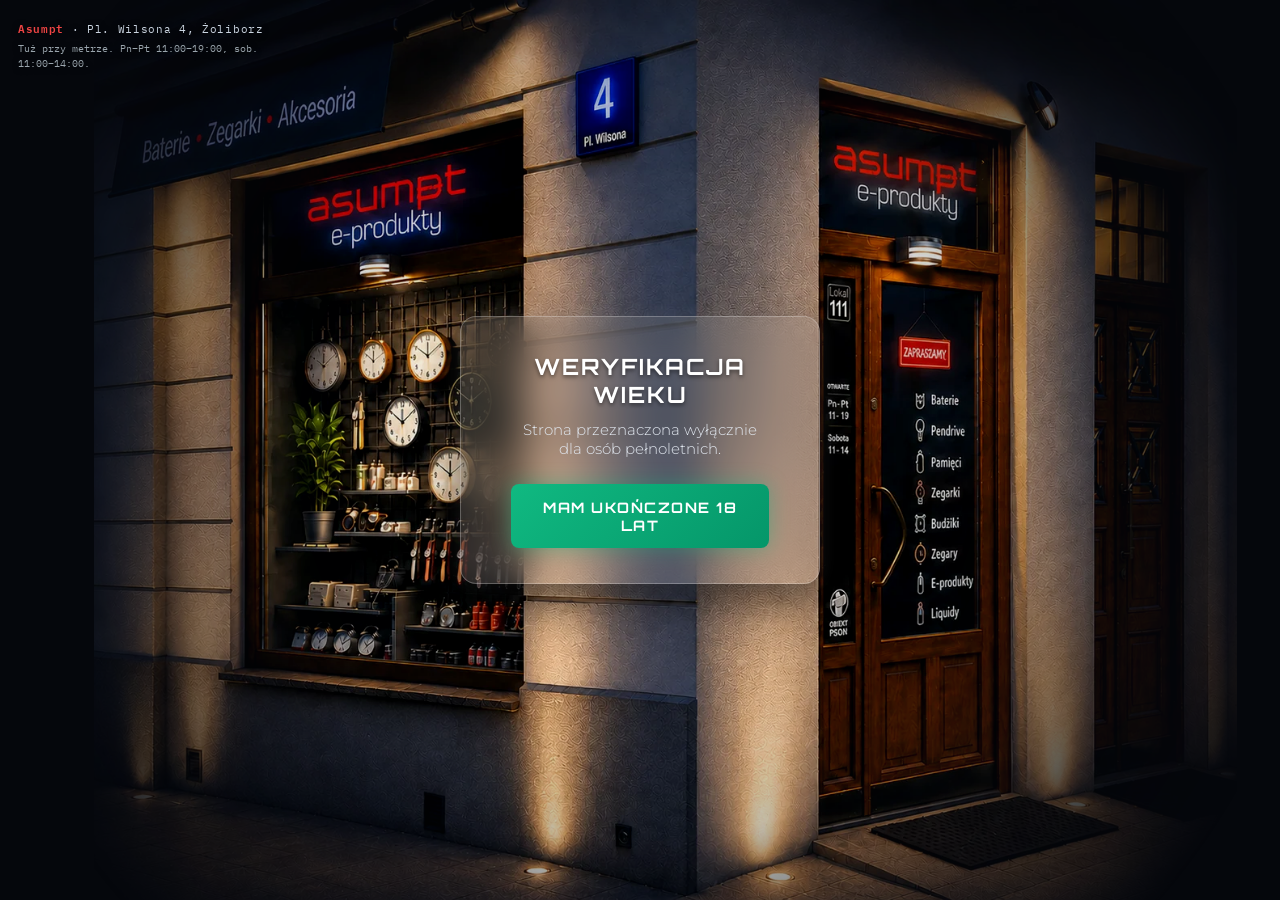
<file: index.html>
<!DOCTYPE html>
<html lang="pl">
<head>
  <meta charset="UTF-8" />
  <meta name="viewport" content="width=device-width, initial-scale=1.0" />
  <title>Asumpt · Vape Shop Żoliborz · Pl. Wilsona 4, Warszawa</title>
<link rel="icon" href="favicon.ico" sizes="any">
<link rel="icon" type="image/png" sizes="32x32" href="favicon-32.png">
<link rel="icon" type="image/png" sizes="192x192" href="favicon-192.png">
<link rel="apple-touch-icon" href="apple-touch-icon.png">
  <meta name="description" content="Asumpt – sklep z e-papierosami na Żoliborzu, Pl. Wilsona 4, tuż przy metrze Plac Wilsona. Zestawy startowe, liquidy, sole nikotynowe, doradztwo na miejscu. Pn–Pt 11:00–19:00, sob. 11:00–14:00.">
  <link rel="canonical" href="https://vape-asumpt.pl/">
  <meta property="og:type" content="business.business">
  <meta property="og:title" content="Asumpt · Vape Shop Żoliborz · Pl. Wilsona 4, Warszawa">
  <meta property="og:description" content="Sklep stacjonarny z e-papierosami na Żoliborzu, tuż przy metrze Plac Wilsona. Pn–Pt 11:00–19:00, sobota 11:00–14:00.">
<meta property="og:image" content="https://vape-asumpt.pl/asumpt-witryna-zoliborz.webp">
  <meta property="og:locale" content="pl_PL">

  <script type="application/ld+json">
  {
    "@context": "https://schema.org",
    "@type": "Store",
    "@id": "https://vape-asumpt.pl/#localbusiness",
    "name": "Asumpt e-produkty",
    "alternateName": "Vape Shop ASUMPT",
    "url": "https://vape-asumpt.pl/",
    "description": "Sklep stacjonarny z e-papierosami, zestawami startowymi, liquidami i solami nikotynowymi na Pl. Wilsona 4 w Warszawie.",
    "image": "https://vape-asumpt.pl/logo-asumpt.png",
    "logo": "https://vape-asumpt.pl/logo-asumpt.png",
    "telephone": "+48228398633",
    "email": "asumpt.sc@gmail.com",
    "priceRange": "$$",
    "currenciesAccepted": "PLN",
    "paymentAccepted": "Cash, Card",
    "areaServed": "Warszawa, Żoliborz",
    "address": {
      "@type": "PostalAddress",
      "streetAddress": "Plac Wilsona 4",
      "postalCode": "01-626",
      "addressLocality": "Warszawa",
      "addressCountry": "PL"
    },
    "geo": {
      "@type": "GeoCoordinates",
      "latitude": 52.269328,
      "longitude": 20.985132
    },
    "hasMap": "https://www.google.com/maps/place/Vape+Shop+ASUMPT/@52.269328,20.985132,17z",
    "openingHoursSpecification": [
      {
        "@type": "OpeningHoursSpecification",
        "dayOfWeek": ["Monday","Tuesday","Wednesday","Thursday","Friday"],
        "opens": "11:00",
        "closes": "19:00"
      },
      {
        "@type": "OpeningHoursSpecification",
        "dayOfWeek": "Saturday",
        "opens": "11:00",
        "closes": "14:00"
      }
    ],
    "sameAs": ["https://www.facebook.com/profile.php?id=100057228949370"]
  }
  </script>
  <script type="application/ld+json">
  {
    "@context": "https://schema.org",
    "@type": "BreadcrumbList",
    "@id": "https://vape-asumpt.pl/#breadcrumb",
    "itemListElement": [
      {"@type":"ListItem","position":1,"name":"Strona główna","item":"https://vape-asumpt.pl/"}
    ]
  }
  </script>

  <link rel="preconnect" href="https://fonts.googleapis.com">
  <link rel="preconnect" href="https://fonts.gstatic.com" crossorigin>
  <link href="https://fonts.googleapis.com/css2?family=Montserrat:wght@300;500;700&family=Orbitron:wght@600;800&family=IBM+Plex+Mono:wght@400;500&display=swap" rel="stylesheet">

  <style>
    * {
      box-sizing: border-box;
      margin: 0;
      padding: 0;
    }

    body, html {
      width: 100%;
      height: 100%;
      overflow: hidden;
      font-family: 'Montserrat', sans-serif;
      color: #ffffff;
      background: #000000;
    }

    /* GŁÓWNY KONTENER EKRANU */
    .viewport-wrapper {
      position: relative;
      width: 100vw;
      height: 100vh;
      display: flex;
      justify-content: center;
      align-items: center;
      overflow: hidden;
      background: #05070c;
    }

    /* WARSTWA ZDJĘCIA SKLEPU */
    .image-panel-wrapper {
      position: relative;
      width: 100vw;
      height: 100vh;
      display: flex;
      justify-content: center;
      align-items: center;
      z-index: 2;

      -webkit-mask-image: radial-gradient(
        circle at center,
        rgba(0, 0, 0, 1) 30%,
        rgba(0, 0, 0, 0.8) 50%,
        rgba(0, 0, 0, 0.3) 70%,
        rgba(0, 0, 0, 0) 88%
      );
      mask-image: radial-gradient(
        circle at center,
        rgba(0, 0, 0, 1) 30%,
        rgba(0, 0, 0, 0.8) 50%,
        rgba(0, 0, 0, 0.3) 70%,
        rgba(0, 0, 0, 0) 88%
      );
    }

    .image-container {
      position: relative;
      width: 100%;
      height: 100%;
      display: flex;
      justify-content: center;
      align-items: center;
    }

    .shop-image {
      width: 100%;
      height: 100%;
      object-fit: contain;
      object-position: 68.6% 57.1%;
      display: block;
      filter: contrast(1.05) brightness(0.95);
    }

    /* TELEFON W PIONIE (3.1): zdjęcie zajmowało tylko ~37% ekranu z object-fit:contain.
       Kadrowanie zamiast przemalowania — cover, wycentrowany na drzwiach (ten sam punkt,
       którego używa przycisk w 3.2), żeby drzwi wypełniały ekran. */
    @media (max-width: 640px) {
      .shop-image {
        object-fit: cover;
      }

      /* winieta maskowała złe miejsca obrazu przy cover na wąskim ekranie — wyłączona na telefonie */
      .image-panel-wrapper {
        -webkit-mask-image: none;
        mask-image: none;
      }
    }

    /* WARSTWA: JEDYNY RUCHOMY DYM (NA WIERZCHU) */
    .smoke-bg-front {
      position: absolute;
      top: 0;
      left: 0;
      width: 100%;
      height: 100%;
      object-fit: cover;
      pointer-events: none;
      z-index: 3;
      opacity: 0.45;
      mix-blend-mode: screen;
    }

    /* PLAKIETKA Z TREŚCIĄ DLA GOOGLE I UŻYTKOWNIKA — realny H1/adres/godziny,
       widoczne od razu, nie chowane trikiem CSS. Stojący w rogu, nie koliduje
       z klamką (środek) ani z age-gate (środek) ani z enter-prompt (dół). */
    .entry-sign {
      position: absolute;
      top: max(18px, env(safe-area-inset-top, 0px));
      left: 18px;
      z-index: 12;
      max-width: min(280px, 62vw);
      pointer-events: none;
    }

    .entry-sign h1 {
      font-family: 'IBM Plex Mono', monospace;
      font-size: 0.7rem;
      font-weight: 400;
      letter-spacing: 0.06em;
      color: #cbd5e1;
      margin: 0 0 4px;
      text-shadow: 0 1px 6px rgba(0,0,0,.8);
    }
    .entry-sign h1 b { color: #ef4444; font-weight: 600; }

    .entry-sign p {
      font-family: 'IBM Plex Mono', monospace;
      font-size: 0.64rem;
      line-height: 1.5;
      color: #9aa5ad;
      margin: 0;
      text-shadow: 0 1px 6px rgba(0,0,0,.8);
    }

    @media (max-width: 640px) {
      .entry-sign {
        max-width: 60vw;
        top: max(12px, env(safe-area-inset-top, 0px));
        left: 12px;
      }
      .entry-sign h1 { font-size: 0.64rem; }
      .entry-sign p { font-size: 0.58rem; }
    }

    /* PANEL WERYFIKACJI WIEKU */
    .age-gate {
      position: absolute;
      z-index: 20;
      background: rgba(255, 255, 255, 0.12);
      backdrop-filter: blur(20px);
      -webkit-backdrop-filter: blur(20px);
      border: 1px solid rgba(255, 255, 255, 0.25);
      border-radius: 16px;
      padding: 35px 50px;
      text-align: center;
      box-shadow: 0 20px 40px rgba(0, 0, 0, 0.5), 0 0 20px rgba(255, 255, 255, 0.1);
      transition: all 0.5s cubic-bezier(0.4, 0, 0.2, 1);
      max-width: min(360px, 88vw);
    }

    .age-gate.hidden {
      opacity: 0;
      visibility: hidden;
      transform: scale(0.9);
      pointer-events: none;
    }

    .age-gate h2 {
      font-family: 'Orbitron', sans-serif;
      font-size: 1.4rem;
      color: #ffffff;
      letter-spacing: 2px;
      margin-bottom: 12px;
      text-transform: uppercase;
      text-shadow: 0 2px 4px rgba(0,0,0,0.5);
    }

    .age-gate p {
      font-size: 0.95rem;
      color: #e2e8f0;
      margin-bottom: 26px;
      font-weight: 300;
    }

    .age-btn {
      background: linear-gradient(135deg, #10b981 0%, #059669 100%);
      border: none;
      color: #ffffff;
      padding: 14px 32px;
      font-family: 'Orbitron', sans-serif;
      font-size: 0.9rem;
      font-weight: 700;
      letter-spacing: 1.5px;
      cursor: pointer;
      border-radius: 8px;
      transition: all 0.3s ease;
      box-shadow: 0 0 20px rgba(16, 185, 129, 0.4);
    }

    .age-btn:hover {
      background: linear-gradient(135deg, #34d399 0%, #10b981 100%);
      box-shadow: 0 0 30px rgba(16, 185, 129, 0.8);
      transform: translateY(-2px);
    }

    /* PANEL WERYFIKACJI WIEKU (3.4): na telefonie mniejszy, nie przeskalowany 1:1 z pulpitu */
    @media (max-width: 640px) {
      .age-gate {
        padding: 22px 26px;
        border-radius: 14px;
      }

      .age-gate h2 {
        font-size: 1.1rem;
        letter-spacing: 1.5px;
        margin-bottom: 9px;
      }

      .age-gate p {
        font-size: 0.82rem;
        margin-bottom: 18px;
      }

      .age-btn {
        padding: 11px 24px;
        font-size: 0.8rem;
      }
    }

    /* NAPIS NA DOLE */
    .enter-prompt {
      position: absolute;
      bottom: 4vh;
      z-index: 15;
      font-family: 'Orbitron', sans-serif;
      font-size: 0.85rem;
      font-weight: 600;
      letter-spacing: 2px;
      color: #ffffff;
      background: rgba(255, 255, 255, 0.1);
      border: 1px solid rgba(255, 255, 255, 0.2);
      backdrop-filter: blur(12px);
      -webkit-backdrop-filter: blur(12px);
      padding: 12px 28px;
      border-radius: 30px;
      box-shadow: 0 10px 25px rgba(0, 0, 0, 0.5);
      opacity: 0;
      transition: opacity 1s ease-in-out;
      pointer-events: none;
      text-transform: uppercase;
    }

    .enter-prompt.visible {
      opacity: 1;
      animation: pulseGlow 2.5s infinite alternate;
    }

    /* NAPIS NA DOLE (4.2 / 4.3 / 4.4): na telefonie mniejsza czcionka, jedna linia,
       i pozycja liczona od realnie widocznego obszaru ekranu (dvh), nie od
       teoretycznej wysokości strony (vh) — inaczej pasek adresu przeglądarki
       chował napis pod dolną krawędzią widocznego ekranu. 18.08: podniesiony
       o kolejne ~10% wysokości ekranu (10dvh -> 20dvh, po korekcie 18.08 z 25dvh) — było zbyt
       nisko, teraz nachodzi częściowo na ciemny motyw drzwi, więc jest czytelniejszy.
       Zapasowa wartość w vh zostaje dla starszych przeglądarek bez wsparcia dvh. */
    @media (max-width: 640px) {
      .enter-prompt {
        bottom: 20vh;
        bottom: calc(20dvh + env(safe-area-inset-bottom, 0px));
        font-size: 0.72rem;
        letter-spacing: 1px;
        padding: 10px 20px;
        max-width: 90vw;
        white-space: nowrap;
      }
    }

    @keyframes pulseGlow {
      0% { border-color: rgba(239, 68, 68, 0.4); box-shadow: 0 0 15px rgba(239, 68, 68, 0.3); }
      100% { border-color: rgba(16, 185, 129, 0.6); box-shadow: 0 0 25px rgba(16, 185, 129, 0.5); }
    }

    /* PRZYCISK WEJŚCIA NA DRZWIACH Z EFEKTEM RADARU / SONARU
       Pozycja (top/left) jest teraz ustawiana w JS (patrz updateDoorPosition) — liczona
       względem widocznego, wyrenderowanego kadru zdjęcia (po uwzględnieniu object-fit
       i object-position), nie względem całego okna. Wartości poniżej to tylko punkt startowy
       przed pierwszym przeliczeniem, żeby uniknąć skoku w (0,0). */
    .door-trigger {
      position: absolute;
      top: 57.1%;
      left: 68.6%;
      width: 48px;
      height: 48px;
      margin-top: -24px;
      margin-left: -24px;
      z-index: 10;
      cursor: pointer;
      border-radius: 50%;
      border: 2px solid #ef4444;
      background: rgba(0, 0, 0, 0.45);
      backdrop-filter: blur(4px);
      display: flex;
      justify-content: center;
      align-items: center;
      opacity: 0;
      pointer-events: none;
      transition: opacity 0.8s ease, transform 0.35s cubic-bezier(0.34, 1.56, 0.64, 1), background 0.3s ease;
    }

    .door-trigger svg {
      width: 22px;
      height: 22px;
      fill: none;
      stroke: currentColor;
      stroke-width: 2.5;
      stroke-linecap: round;
      transition: stroke 0.3s ease;
    }

    /* AKTYWACJA PRZYCISKU PO WERYFIKACJI WIEKU */
    .door-trigger.active {
      opacity: 1;
      pointer-events: auto;
      animation: mainBtnPulse 2.4s infinite ease-in-out;
    }

    /* PIERŚCIENIE IMPULSÓW RADARU (SONAR) */
    .door-trigger.active::before,
    .door-trigger.active::after {
      content: '';
      position: absolute;
      inset: -2px;
      border-radius: 50%;
      border: 2px solid transparent;
      pointer-events: none;
      box-sizing: border-box;
    }

    /* IMPULS 1: CZERWONY (STAN DOMYŚLNY) */
    .door-trigger.active::before {
      animation: sonarPulseRed 2.4s infinite cubic-bezier(0.1, 0.7, 0.1, 1);
    }

    /* IMPULS 2: ZIELONY Z OPÓŹNIENIEM (STAN DOMYŚLNY) */
    .door-trigger.active::after {
      animation: sonarPulseGreen 2.4s infinite cubic-bezier(0.1, 0.7, 0.1, 1) 1.2s;
    }

    /* KLUCZOWE ANIMACJE RADARU - STAN BEZ HOVERA */
    @keyframes mainBtnPulse {
      0%, 100% {
        border-color: #ef4444;
        color: #ef4444;
        box-shadow: 0 0 15px rgba(239, 68, 68, 0.75), inset 0 0 8px rgba(239, 68, 68, 0.35);
      }
      50% {
        border-color: #10b981;
        color: #10b981;
        box-shadow: 0 0 22px rgba(16, 185, 129, 0.85), inset 0 0 10px rgba(16, 185, 129, 0.45);
      }
    }

    @keyframes sonarPulseRed {
      0% {
        transform: scale(1);
        opacity: 0.95;
        border-color: #ef4444;
        box-shadow: 0 0 12px rgba(239, 68, 68, 0.8);
      }
      100% {
        transform: scale(3.2);
        opacity: 0;
        border-color: #ef4444;
        box-shadow: 0 0 25px rgba(239, 68, 68, 0);
      }
    }

    @keyframes sonarPulseGreen {
      0% {
        transform: scale(1);
        opacity: 0.95;
        border-color: #10b981;
        box-shadow: 0 0 12px rgba(16, 185, 129, 0.8);
      }
      100% {
        transform: scale(3.2);
        opacity: 0;
        border-color: #10b981;
        box-shadow: 0 0 25px rgba(16, 185, 129, 0);
      }
    }

    /* STAN PO NAJECHANIU (HOVER) - POWIĘKSZENIE + TYLKO ZIELONE IMPULSY RADARU */
    .door-trigger.active:hover {
      transform: scale(1.4);
      background: rgba(16, 185, 129, 0.22);
      animation: mainBtnPulseHoverGreen 1.6s infinite ease-in-out;
    }

    .door-trigger.active:hover::before {
      animation: sonarPulseGreen 1.8s infinite cubic-bezier(0.1, 0.7, 0.1, 1);
    }

    .door-trigger.active:hover::after {
      animation: sonarPulseGreen 1.8s infinite cubic-bezier(0.1, 0.7, 0.1, 1) 0.9s;
    }

    @keyframes mainBtnPulseHoverGreen {
      0%, 100% {
        border-color: #10b981;
        color: #34d399;
        box-shadow: 0 0 25px rgba(16, 185, 129, 0.95), inset 0 0 12px rgba(16, 185, 129, 0.5);
      }
      50% {
        border-color: #34d399;
        color: #6ee7b7;
        box-shadow: 0 0 38px rgba(52, 211, 153, 1), inset 0 0 18px rgba(52, 211, 153, 0.7);
      }
    }
  </style>
</head>
<body>

  <div class="viewport-wrapper">
    <div class="entry-sign">
      <h1><b>Asumpt</b> · Pl. Wilsona 4, Żoliborz</h1>
      <p>Tuż przy metrze. Pn–Pt 11:00–19:00, sob. 11:00–14:00.</p>
    </div>
    <div class="image-panel-wrapper">
      <div class="image-container">
        <img src="asumpt-witryna-zoliborz.webp" alt="Witryna sklepu Asumpt Vape" class="shop-image" id="shopImage">

        <div class="door-trigger" id="doorTrigger" onclick="enterStore()">
          <svg viewBox="0 0 24 24">
            <path d="M18.36 6.64a9 9 0 1 1-12.73 0"></path>
            <line x1="12" y1="2" x2="12" y2="12"></line>
          </svg>
        </div>
      </div>
    </div>

    <!-- JEDYNA WARSTWA DYMU: RUCHOMY WIDEO-DYM PRZEDNI
         Dwa źródła: telefon dostaje lżejszy plik (854px zamiast 1280px) — mniej danych
         do dekodowania na słabszym GPU. -->
    <video autoplay loop muted playsinline class="smoke-bg-front" id="smokeVideo">
      <source media="(max-width: 640px)" src="1-dym-telefon.mp4" type="video/mp4">
      <source src="1.mp4" type="video/mp4">
    </video>

    <div class="enter-prompt" id="enterPrompt">Naciśnij klamkę, żeby wejść</div>

    <div class="age-gate" id="ageGate">
      <h2>Weryfikacja Wieku</h2>
      <p>Strona przeznaczona wyłącznie dla osób pełnoletnich.</p>
      <button class="age-btn" onclick="verifyAge()">MAM UKOŃCZONE 18 LAT</button>
    </div>
  </div>

  <script>
    // Punkt na zdjęciu (asumpt-witryna-zoliborz.webp), w którym leży klamka drzwi, jako ułamek WŁASNYCH
    // wymiarów obrazu (nie okna). Te same liczby co poprzednie top/left w CSS —
    // różnica jest w tym, względem czego są teraz liczone.
    // Skalibrowane 17.08 na telefonie Jacka (tryb kalibracji w podglądzie-artefakcie).
    const DOOR_X_FRAC = 0.686;
    const DOOR_Y_FRAC = 0.571;

    const shopImage = document.getElementById('shopImage');
    const doorTrigger = document.getElementById('doorTrigger');

    function updateDoorPosition() {
      if (!shopImage.naturalWidth || !shopImage.naturalHeight) return;

      const box = shopImage.getBoundingClientRect();
      const wrapper = shopImage.closest('.image-container').getBoundingClientRect();

      const fit = getComputedStyle(shopImage).objectFit;

      // Skala, w jakiej przeglądarka faktycznie renderuje obraz wewnątrz jego boksu,
      // zależna od object-fit: cover wypełnia bok krótszy, contain — dłuższy.
      const scale = (fit === 'cover')
        ? Math.max(box.width / shopImage.naturalWidth, box.height / shopImage.naturalHeight)
        : Math.min(box.width / shopImage.naturalWidth, box.height / shopImage.naturalHeight);

      const renderW = shopImage.naturalWidth * scale;
      const renderH = shopImage.naturalHeight * scale;

      // object-position (domyślnie "50% 50%", u nas "68.6% 57.1%") mówi, która część
      // nadmiaru/niedomiaru trafia na lewo/górę.
      const [posXraw, posYraw] = getComputedStyle(shopImage).objectPosition.split(' ');
      const posXfrac = parseFloat(posXraw) / 100 || 0.5;
      const posYfrac = parseFloat(posYraw) / 100 || 0.5;

      const offsetX = (box.width - renderW) * posXfrac;
      const offsetY = (box.height - renderH) * posYfrac;

      // Pozycja klamki w układzie współrzędnych kontenera obrazu (image-container),
      // nie całego okna — stąd odejmowanie wrapper.left/top.
      const doorX = (box.left - wrapper.left) + offsetX + DOOR_X_FRAC * renderW;
      const doorY = (box.top - wrapper.top) + offsetY + DOOR_Y_FRAC * renderH;

      doorTrigger.style.left = doorX + 'px';
      doorTrigger.style.top = doorY + 'px';
      doorTrigger.style.marginLeft = '-24px';
      doorTrigger.style.marginTop = '-24px';
    }

    let resizeTimer;
    function scheduleUpdate() {
      clearTimeout(resizeTimer);
      resizeTimer = setTimeout(updateDoorPosition, 100);
    }

    if (shopImage.complete) {
      updateDoorPosition();
    } else {
      shopImage.addEventListener('load', updateDoorPosition);
    }
    window.addEventListener('resize', scheduleUpdate);
    window.addEventListener('orientationchange', scheduleUpdate);

    // Dym kosztuje GPU cały czas, niezależnie czy ktoś patrzy — nie dekodować
    // i nie kompozytować w tle, gdy karta/aplikacja jest schowana.
    const smokeVideo = document.getElementById('smokeVideo');
    document.addEventListener('visibilitychange', () => {
      if (document.hidden) {
        smokeVideo.pause();
      } else {
        smokeVideo.play().catch(() => {});
      }
    });

    function verifyAge() {
      document.getElementById('ageGate').classList.add('hidden');
      setTimeout(() => {
        updateDoorPosition();
        document.getElementById('enterPrompt').classList.add('visible');
        document.getElementById('doorTrigger').classList.add('active');
      }, 400);
    }

    // Przejście do strony 2 (przedsionek z płytkami). Ścieżka względna od tej
    // strony: 02-wnetrze-sklepu/ jest podfolderem katalogu, w którym leży
    // ten plik. (Do 18.08 był tu ../02-wnetrze-sklepu/ — poprawne w starym
    // układzie, gdzie strona 1 siedziała w osobnym 01-wejscie-strony/.)
    function enterStore() {
      document.body.style.transition = 'opacity 1s ease';
      document.body.style.opacity = '0';
      setTimeout(() => {
        window.location.href = '02-wnetrze-sklepu/index.html';
      }, 1000);
    }

    // Powrót „wstecz" ze strony 2 czasem przywraca tę stronę z bfcache
    // przeglądarki zamiast wczytać ją od nowa — a w zapamiętanym stanie
    // body wciąż ma opacity:0 z enterStore(), stąd czarny ekran. Przy
    // takim przywróceniu zdejmujemy zaciemnienie bez animacji fade-in.
    window.addEventListener('pageshow', function (e) {
      if (e.persisted) {
        document.body.style.transition = 'none';
        document.body.style.opacity = '1';
      }
    });
  </script>
</body>
</html>
</file>
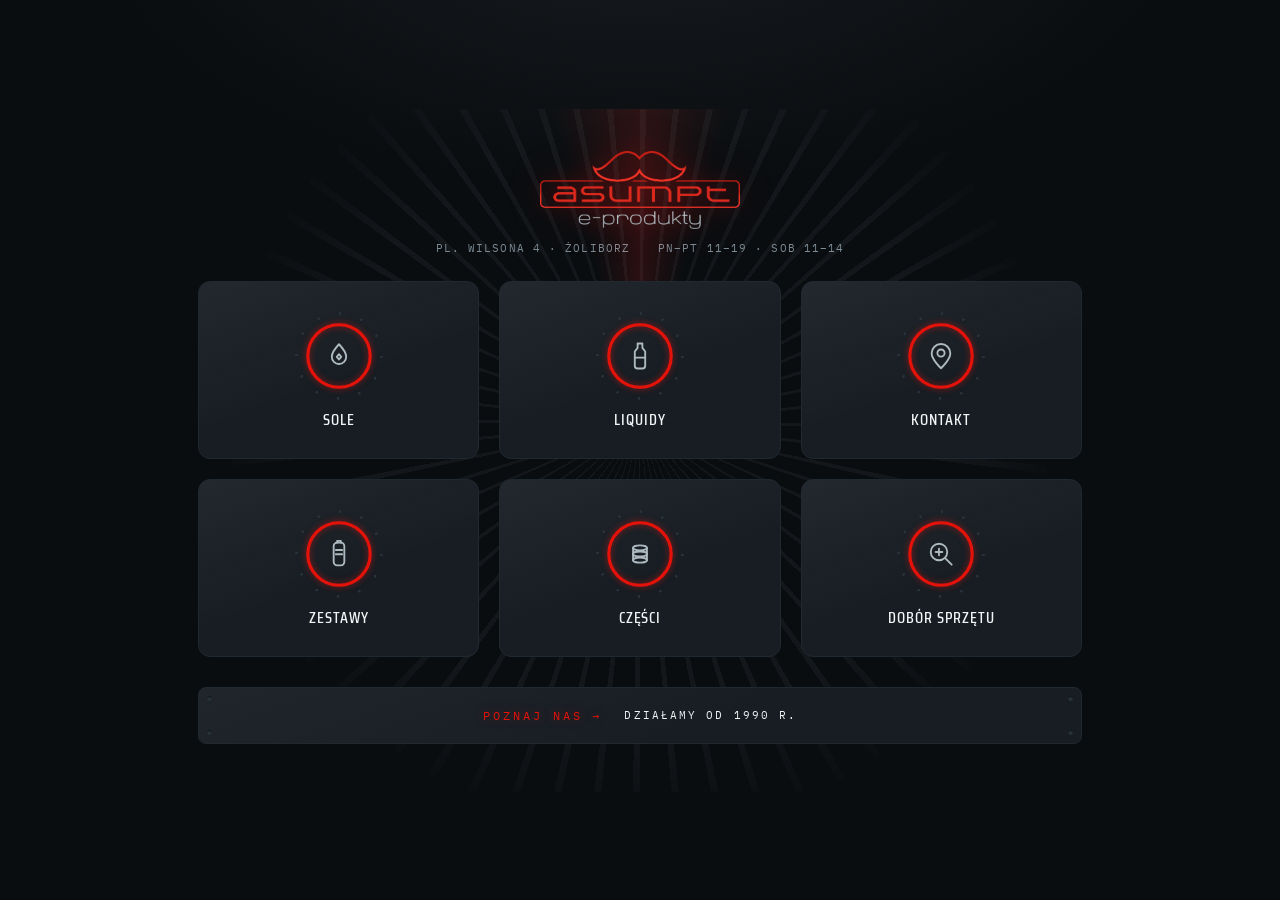
<file: 02-wnetrze-sklepu/index.html>
<!DOCTYPE html>
<html lang="pl">
<meta charset="utf-8">
<meta name="viewport" content="width=device-width, initial-scale=1">
<title>Kategorie · Asumpt · Vape Shop Żoliborz</title>
<link rel="icon" href="../favicon.ico" sizes="any">
<link rel="icon" type="image/png" sizes="32x32" href="../favicon-32.png">
<link rel="icon" type="image/png" sizes="192x192" href="../favicon-192.png">
<link rel="apple-touch-icon" href="../apple-touch-icon.png">
<meta name="description" content="Asumpt – sklep z e-papierosami na Żoliborzu, Pl. Wilsona 4. Dobór sprzętu, zestawy startowe, liquidy, sole nikotynowe, części i akcesoria. Tuż przy metrze Plac Wilsona.">
<link rel="canonical" href="https://vape-asumpt.pl/02-wnetrze-sklepu/index.html">
<meta property="og:type" content="business.business">
<meta property="og:title" content="Kategorie · Asumpt · Vape Shop Żoliborz">
<meta property="og:description" content="Dobór sprzętu, zestawy startowe, liquidy, sole nikotynowe, części i akcesoria — sklep stacjonarny na Żoliborzu.">
<meta property="og:image" content="https://vape-asumpt.pl/asumpt-witryna-zoliborz.webp">
<meta property="og:locale" content="pl_PL">
<script type="application/ld+json">
{
  "@context": "https://schema.org",
  "@type": "Store",
  "@id": "https://vape-asumpt.pl/#localbusiness",
  "name": "Asumpt e-produkty"
}
</script>
<script type="application/ld+json">
{
  "@context": "https://schema.org",
  "@type": "BreadcrumbList",
  "@id": "https://vape-asumpt.pl/02-wnetrze-sklepu/index.html#breadcrumb",
  "itemListElement": [
    {"@type":"ListItem","position":1,"name":"Strona główna","item":"https://vape-asumpt.pl/"},
    {"@type":"ListItem","position":2,"name":"Kategorie","item":"https://vape-asumpt.pl/02-wnetrze-sklepu/index.html"}
  ]
}
</script>

<style>
@font-face {
  font-family: "IBM Plex Mono";
  font-style: normal;
  font-weight: 400;
  font-display: swap;
  src: url("../fonts/ibm-plex-mono-400-latin-ext.woff2") format("woff2");
  unicode-range: U+0100-02BA, U+02BD-02C5, U+02C7-02CC, U+02CE-02D7, U+02DD-02FF, U+0304, U+0308, U+0329, U+1D00-1DBF, U+1E00-1E9F, U+1EF2-1EFF, U+2020, U+20A0-20AB, U+20AD-20C0, U+2113, U+2C60-2C7F, U+A720-A7FF;
}
@font-face {
  font-family: "IBM Plex Mono";
  font-style: normal;
  font-weight: 400;
  font-display: swap;
  src: url("../fonts/ibm-plex-mono-400-latin.woff2") format("woff2");
  unicode-range: U+0000-00FF, U+0131, U+0152-0153, U+02BB-02BC, U+02C6, U+02DA, U+02DC, U+0304, U+0308, U+0329, U+2000-206F, U+20AC, U+2122, U+2191, U+2193, U+2212, U+2215, U+FEFF, U+FFFD;
}
@font-face {
  font-family: "Saira Condensed";
  font-style: normal;
  font-weight: 500;
  font-display: swap;
  src: url("../fonts/saira-condensed-500-latin-ext.woff2") format("woff2");
  unicode-range: U+0100-02BA, U+02BD-02C5, U+02C7-02CC, U+02CE-02D7, U+02DD-02FF, U+0304, U+0308, U+0329, U+1D00-1DBF, U+1E00-1E9F, U+1EF2-1EFF, U+2020, U+20A0-20AB, U+20AD-20C0, U+2113, U+2C60-2C7F, U+A720-A7FF;
}
@font-face {
  font-family: "Saira Condensed";
  font-style: normal;
  font-weight: 500;
  font-display: swap;
  src: url("../fonts/saira-condensed-500-latin.woff2") format("woff2");
  unicode-range: U+0000-00FF, U+0131, U+0152-0153, U+02BB-02BC, U+02C6, U+02DA, U+02DC, U+0304, U+0308, U+0329, U+2000-206F, U+20AC, U+2122, U+2191, U+2193, U+2212, U+2215, U+FEFF, U+FFFD;
}

:root{
  --ground:#101418; --ground-2:#0a0d10; --plate:#171D23;
  --line:#28323A; --line-soft:#202830;
  --ink:#F2F4F5; --ink-2:#AEBAC1; --muted:#7C8A93; --red:#E5120A;
}
*{box-sizing:border-box}
body{
  margin:0;min-height:100dvh;overflow-x:hidden;display:flex;align-items:safe center;justify-content:center;
  font-family:"IBM Plex Mono",monospace;color:var(--ink);
  background:radial-gradient(ellipse 900px 480px at 50% -12%, rgba(147,160,168,.10), transparent 62%), var(--ground-2);
}

.scene{position:relative;overflow:hidden;width:100%;max-width:460px;margin:0 auto;padding:16px 14px 14px}

.panel-ticks{
  position:absolute;left:50%;top:-52px;width:520px;height:520px;transform:translateX(-50%);
  border-radius:50%;pointer-events:none;
  background:repeating-conic-gradient(from 0deg, rgba(174,186,193,.06) 0deg 1.1deg, transparent 1.1deg 6deg);
  -webkit-mask:radial-gradient(circle, #000 52%, transparent 76%);
          mask:radial-gradient(circle, #000 52%, transparent 76%);
}
.panel-beam{
  position:absolute;left:50%;top:-52px;width:520px;height:520px;transform:translateX(-50%);
  border-radius:50%;pointer-events:none;mix-blend-mode:screen;
  background:conic-gradient(from 0deg, rgba(229,18,10,.15), transparent 16deg 344deg, rgba(229,18,10,.15));
  animation:sweep 11s linear infinite;
}
@keyframes sweep{to{transform:translateX(-50%) rotate(360deg)}}

.brand{position:relative;text-align:center;margin:2px 0 14px}
.brand img{
  height:58px;width:auto;
  filter:drop-shadow(0 0 10px rgba(229,18,10,.4)) drop-shadow(0 0 22px rgba(229,18,10,.18));
}

.status-line{
  display:none;justify-content:center;gap:28px;margin:-6px 0 26px;
  font-size:11px;letter-spacing:.1em;text-transform:uppercase;color:var(--muted);
}

.grid{position:relative;display:grid;grid-template-columns:1fr 1fr;gap:7px}

.tile{
  position:relative;display:flex;flex-direction:column;align-items:center;justify-content:center;gap:7px;
  padding:11px 6px 9px;text-decoration:none;color:inherit;border-radius:10px;
  background:linear-gradient(160deg, rgba(242,244,245,.05), rgba(242,244,245,0) 55%), var(--plate);
  border:1px solid var(--line-soft);
  opacity:0;transform:translateY(10px);animation:rise .55s cubic-bezier(.2,.7,.2,1) forwards;
  transition:border-color .2s ease, transform .15s ease;
}
.tile:hover{border-color:rgba(229,18,10,.5)}
.tile:active{transform:scale(.97)}
@keyframes rise{to{opacity:1;transform:translateY(0)}}
.tile:nth-child(1){animation-delay:.05s}
.tile:nth-child(2){animation-delay:.17s}
.tile:nth-child(3){animation-delay:.29s}
.tile:nth-child(4){animation-delay:.41s}
.tile:nth-child(5){animation-delay:.53s}
.tile:nth-child(6){animation-delay:.65s}

.gauge{position:relative;width:52px;height:52px}
.gauge .ticks{
  position:absolute;inset:0;border-radius:50%;
  background:repeating-conic-gradient(from 0deg, var(--line) 0deg 3deg, transparent 3deg 30deg);
  -webkit-mask:radial-gradient(farthest-side, transparent calc(100% - 3px), #000 calc(100% - 3px));
          mask:radial-gradient(farthest-side, transparent calc(100% - 3px), #000 calc(100% - 3px));
}
.gauge svg.arc{position:absolute;inset:5px}
.arc-bg{fill:none;stroke:var(--line-soft);stroke-width:4}
.arc-fg{
  fill:none;stroke:var(--red);stroke-width:4;
  filter:drop-shadow(0 0 4px rgba(229,18,10,.65));
  opacity:0;
  animation:ringin .5s ease forwards, breathe 3.6s ease-in-out .5s infinite;
}
@keyframes ringin{to{opacity:1}}
@keyframes breathe{0%,100%{opacity:1}50%{opacity:.72}}

.icon{position:absolute;inset:0;display:flex;align-items:center;justify-content:center;color:var(--ink-2);transition:color .2s ease}
.icon svg{width:19px;height:19px}
.tile:hover .icon{color:var(--red)}

.name{
  font-family:"Saira Condensed",sans-serif;font-weight:500;font-size:13.5px;letter-spacing:.04em;
  text-transform:uppercase;text-align:center;color:var(--ink);
}

.nameplate{
  position:relative;display:flex;flex-direction:column;align-items:center;gap:4px;
  margin-top:10px;padding:12px 10px;text-decoration:none;border-radius:8px;
  background:linear-gradient(160deg, rgba(242,244,245,.04), transparent 60%), var(--plate);
  border:1px solid var(--line-soft);
  opacity:0;transform:translateY(8px);animation:rise .6s ease .8s forwards;
}
.rivet{position:absolute;width:5px;height:5px;border-radius:50%;background:var(--line);box-shadow:inset 0 1px 1px rgba(0,0,0,.6)}
.rivet.tl{top:8px;left:8px}.rivet.tr{top:8px;right:8px}.rivet.bl{bottom:8px;left:8px}.rivet.br{bottom:8px;right:8px}
.np-cta{font-weight:500;font-size:11.5px;letter-spacing:.26em;text-transform:uppercase;color:var(--red);text-shadow:0 0 12px rgba(229,18,10,.4);animation:pulse 2.2s ease-in-out infinite}
.np-sub{font-size:9.5px;letter-spacing:.2em;text-transform:uppercase;color:var(--ink)}
@keyframes pulse{0%,100%{opacity:1}50%{opacity:.5}}

@media (min-width:860px){
  .scene{max-width:980px;padding:40px 48px 48px}
  .panel-ticks,.panel-beam{width:820px;height:820px;top:-96px}
  .status-line{display:flex}
  .brand img{height:78px}
  .grid{grid-template-columns:repeat(3,1fr);gap:20px}
  .tile{padding:30px 18px 26px;border-radius:12px}
  .tile:hover{transform:translateY(-3px)}
  .gauge{width:88px;height:88px}
  .icon svg{width:32px;height:32px}
  .name{font-size:16px;letter-spacing:.06em}
  .nameplate{flex-direction:row;justify-content:center;gap:22px;margin-top:30px;padding:20px 26px}
  .np-sub{font-size:10.5px}
}

@media (prefers-reduced-motion:reduce){
  .tile,.nameplate{animation:none!important;opacity:1!important;transform:none!important}
  .arc-fg{animation:none!important;opacity:1!important}
  .panel-beam{animation:none!important}
  .np-cta{animation:none!important}
}
</style>

<div class="scene">
  <div class="panel-ticks"></div>
  <div class="panel-beam"></div>

  <div class="brand"><img src="../logo-asumpt.png" alt="Asumpt e-produkty" width="1100" height="430"></div>

  <div class="status-line">
    <span>Pl. Wilsona 4 · Żoliborz</span>
    <span>Pn–Pt 11–19 · Sob 11–14</span>
  </div>

  <div class="grid">
    <a class="tile" href="sole.html">
      <span class="gauge"><span class="ticks"></span>
        <svg class="arc" viewBox="0 0 100 100"><circle class="arc-bg" cx="50" cy="50" r="40"/><circle class="arc-fg" cx="50" cy="50" r="40"/></svg>
        <span class="icon"><svg viewBox="0 0 24 24" fill="none" stroke="currentColor" stroke-width="1.4" stroke-linecap="round" stroke-linejoin="round" aria-hidden="true"><path d="M12 3.2c0 0 5.4 5.7 5.4 9.4a5.4 5.4 0 1 1-10.8 0C6.6 8.9 12 3.2 12 3.2z"/><path d="M12 10.6l1.7 2-1.7 2-1.7-2z"/></svg></span>
      </span>
      <span class="name">Sole</span>
    </a>
    <a class="tile" href="liquidy.html">
      <span class="gauge"><span class="ticks"></span>
        <svg class="arc" viewBox="0 0 100 100"><circle class="arc-bg" cx="50" cy="50" r="40"/><circle class="arc-fg" cx="50" cy="50" r="40"/></svg>
        <span class="icon"><svg viewBox="0 0 24 24" fill="none" stroke="currentColor" stroke-width="1.4" stroke-linecap="round" stroke-linejoin="round" aria-hidden="true"><path d="M10.2 2.6h3.6v3.3l2.1 2.7v10.8a2 2 0 0 1-2 2H10.1a2 2 0 0 1-2-2V8.6l2.1-2.7V2.6z"/><path d="M8.1 13.2h7.8"/></svg></span>
      </span>
      <span class="name">Liquidy</span>
    </a>
    <a class="tile" href="kontakt.html">
      <span class="gauge"><span class="ticks"></span>
        <svg class="arc" viewBox="0 0 100 100"><circle class="arc-bg" cx="50" cy="50" r="40"/><circle class="arc-fg" cx="50" cy="50" r="40"/></svg>
        <span class="icon"><svg viewBox="0 0 24 24" fill="none" stroke="currentColor" stroke-width="1.4" stroke-linecap="round" stroke-linejoin="round" aria-hidden="true"><path d="M12 21.2s7-6.4 7-11.2a7 7 0 1 0-14 0c0 4.8 7 11.2 7 11.2z"/><circle cx="12" cy="9.8" r="2.7"/></svg></span>
      </span>
      <span class="name">Kontakt</span>
    </a>
    <a class="tile" href="zestawy.html">
      <span class="gauge"><span class="ticks"></span>
        <svg class="arc" viewBox="0 0 100 100"><circle class="arc-bg" cx="50" cy="50" r="40"/><circle class="arc-fg" cx="50" cy="50" r="40"/></svg>
        <span class="icon"><svg viewBox="0 0 24 24" fill="none" stroke="currentColor" stroke-width="1.4" stroke-linecap="round" stroke-linejoin="round" aria-hidden="true"><rect x="8" y="3.5" width="8" height="17" rx="2.6"/><path d="M10.6 3.5V2.2h2.8v1.3"/><path d="M9.6 9h4.8"/><path d="M9.6 12.2h4.8"/></svg></span>
      </span>
      <span class="name">Zestawy</span>
    </a>
    <a class="tile" href="czesci-akcesoria.html">
      <span class="gauge"><span class="ticks"></span>
        <svg class="arc" viewBox="0 0 100 100"><circle class="arc-bg" cx="50" cy="50" r="40"/><circle class="arc-fg" cx="50" cy="50" r="40"/></svg>
        <span class="icon"><svg viewBox="0 0 24 24" fill="none" stroke="currentColor" stroke-width="1.4" stroke-linecap="round" stroke-linejoin="round" aria-hidden="true"><ellipse cx="12" cy="7.4" rx="5.2" ry="1.9"/><ellipse cx="12" cy="12" rx="5.2" ry="1.9"/><ellipse cx="12" cy="16.6" rx="5.2" ry="1.9"/><path d="M6.8 7.4v9.2"/><path d="M17.2 7.4v9.2"/></svg></span>
      </span>
      <span class="name">Części</span>
    </a>
    <a class="tile" href="dobor-sprzetu.html">
      <span class="gauge"><span class="ticks"></span>
        <svg class="arc" viewBox="0 0 100 100"><circle class="arc-bg" cx="50" cy="50" r="40"/><circle class="arc-fg" cx="50" cy="50" r="40"/></svg>
        <span class="icon"><svg viewBox="0 0 24 24" fill="none" stroke="currentColor" stroke-width="1.4" stroke-linecap="round" stroke-linejoin="round" aria-hidden="true"><circle cx="10.5" cy="10.5" r="6.2"/><path d="M15.1 15.1L20 20"/><path d="M8 10.5h5"/><path d="M10.5 8v5"/></svg></span>
      </span>
      <span class="name">Dobór sprzętu</span>
    </a>
  </div>

  <a class="nameplate" href="o-nas.html">
    <span class="rivet tl"></span><span class="rivet tr"></span><span class="rivet bl"></span><span class="rivet br"></span>
    <span class="np-cta">Poznaj nas →</span>
    <span class="np-sub">Działamy od 1990 r.</span>
  </a>
</div>

<script>
if (window.matchMedia('(min-width:860px)').matches &&
    window.matchMedia('(pointer:fine)').matches &&
    !window.matchMedia('(prefers-reduced-motion:reduce)').matches) {
  document.querySelectorAll('.tile').forEach(function(t){
    t.addEventListener('mousemove', function(e){
      var r = t.getBoundingClientRect();
      var x = (e.clientX - r.left) / r.width - 0.5;
      var y = (e.clientY - r.top) / r.height - 0.5;
      t.style.transform = 'perspective(700px) rotateX(' + (-y*7).toFixed(2) + 'deg) rotateY(' + (x*7).toFixed(2) + 'deg) translateY(-3px)';
    });
    t.addEventListener('mouseleave', function(){ t.style.transform = ''; });
  });
}
</script>
</file>
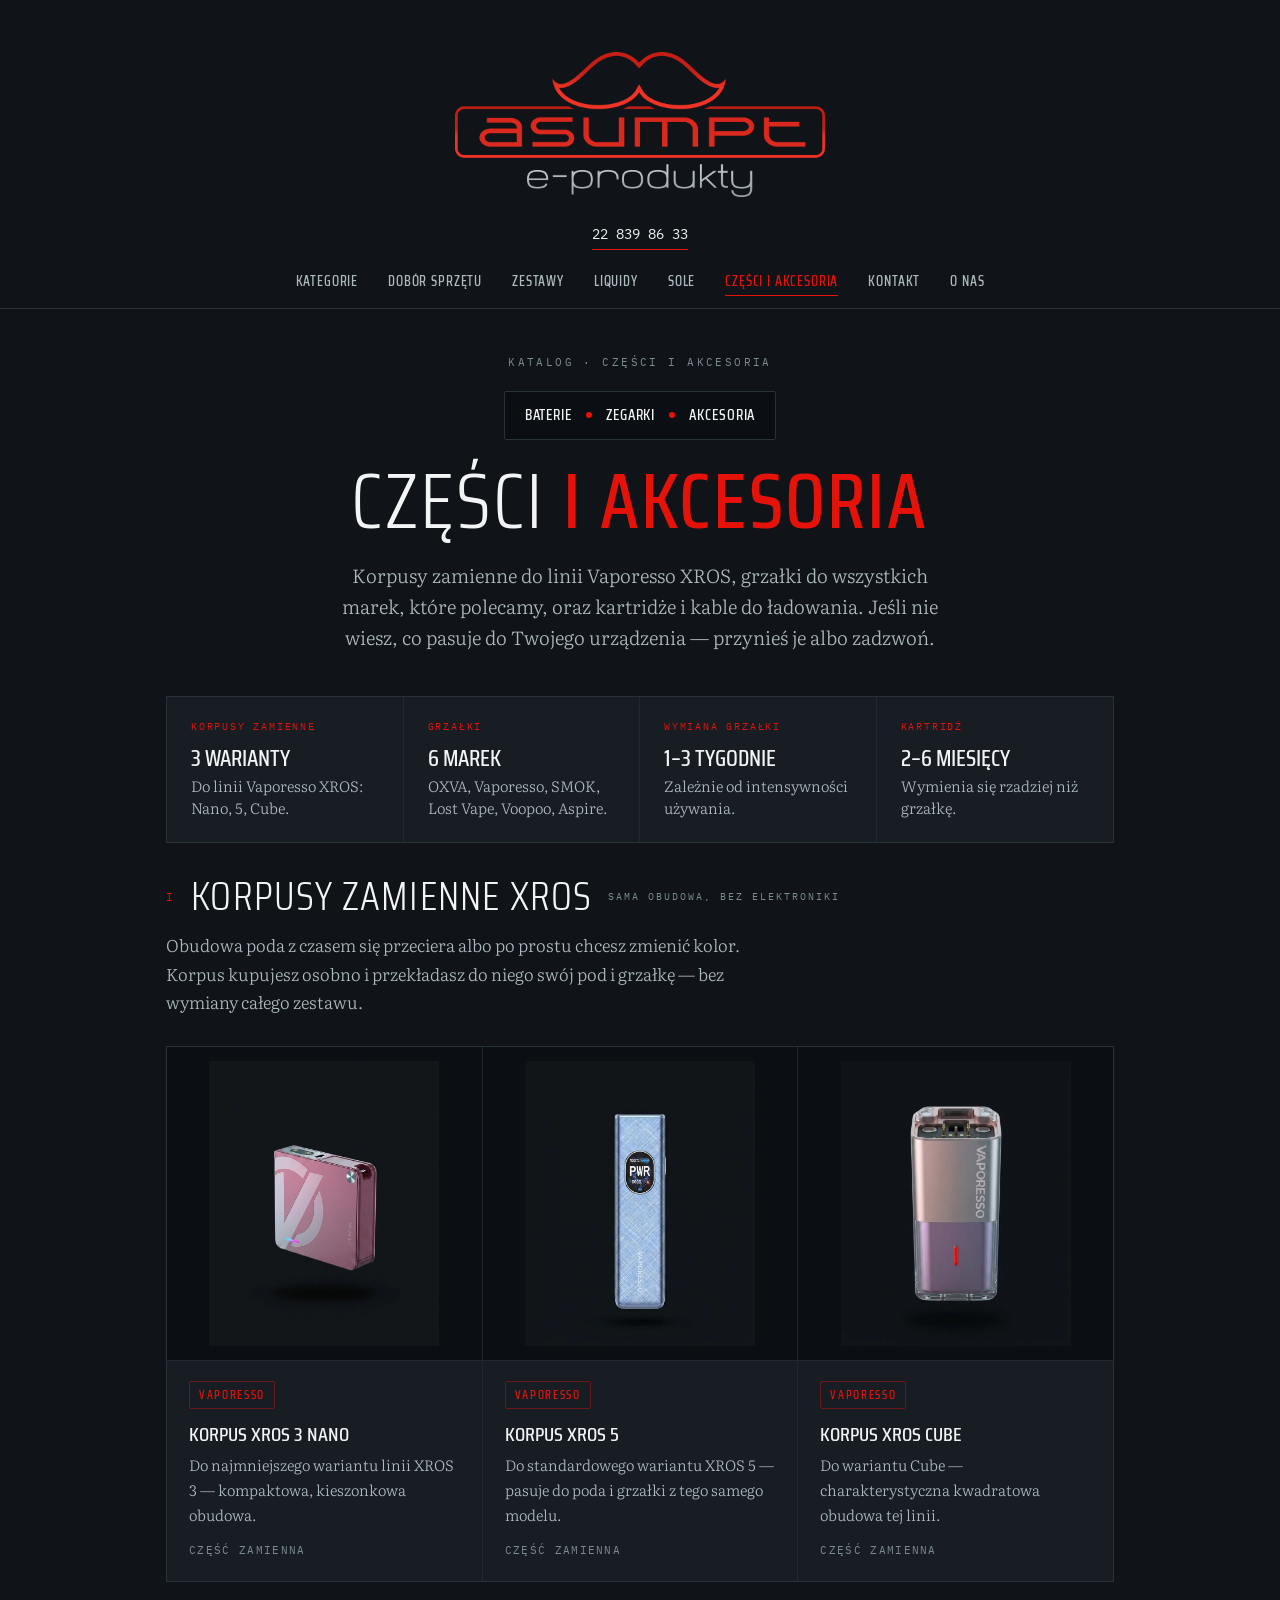
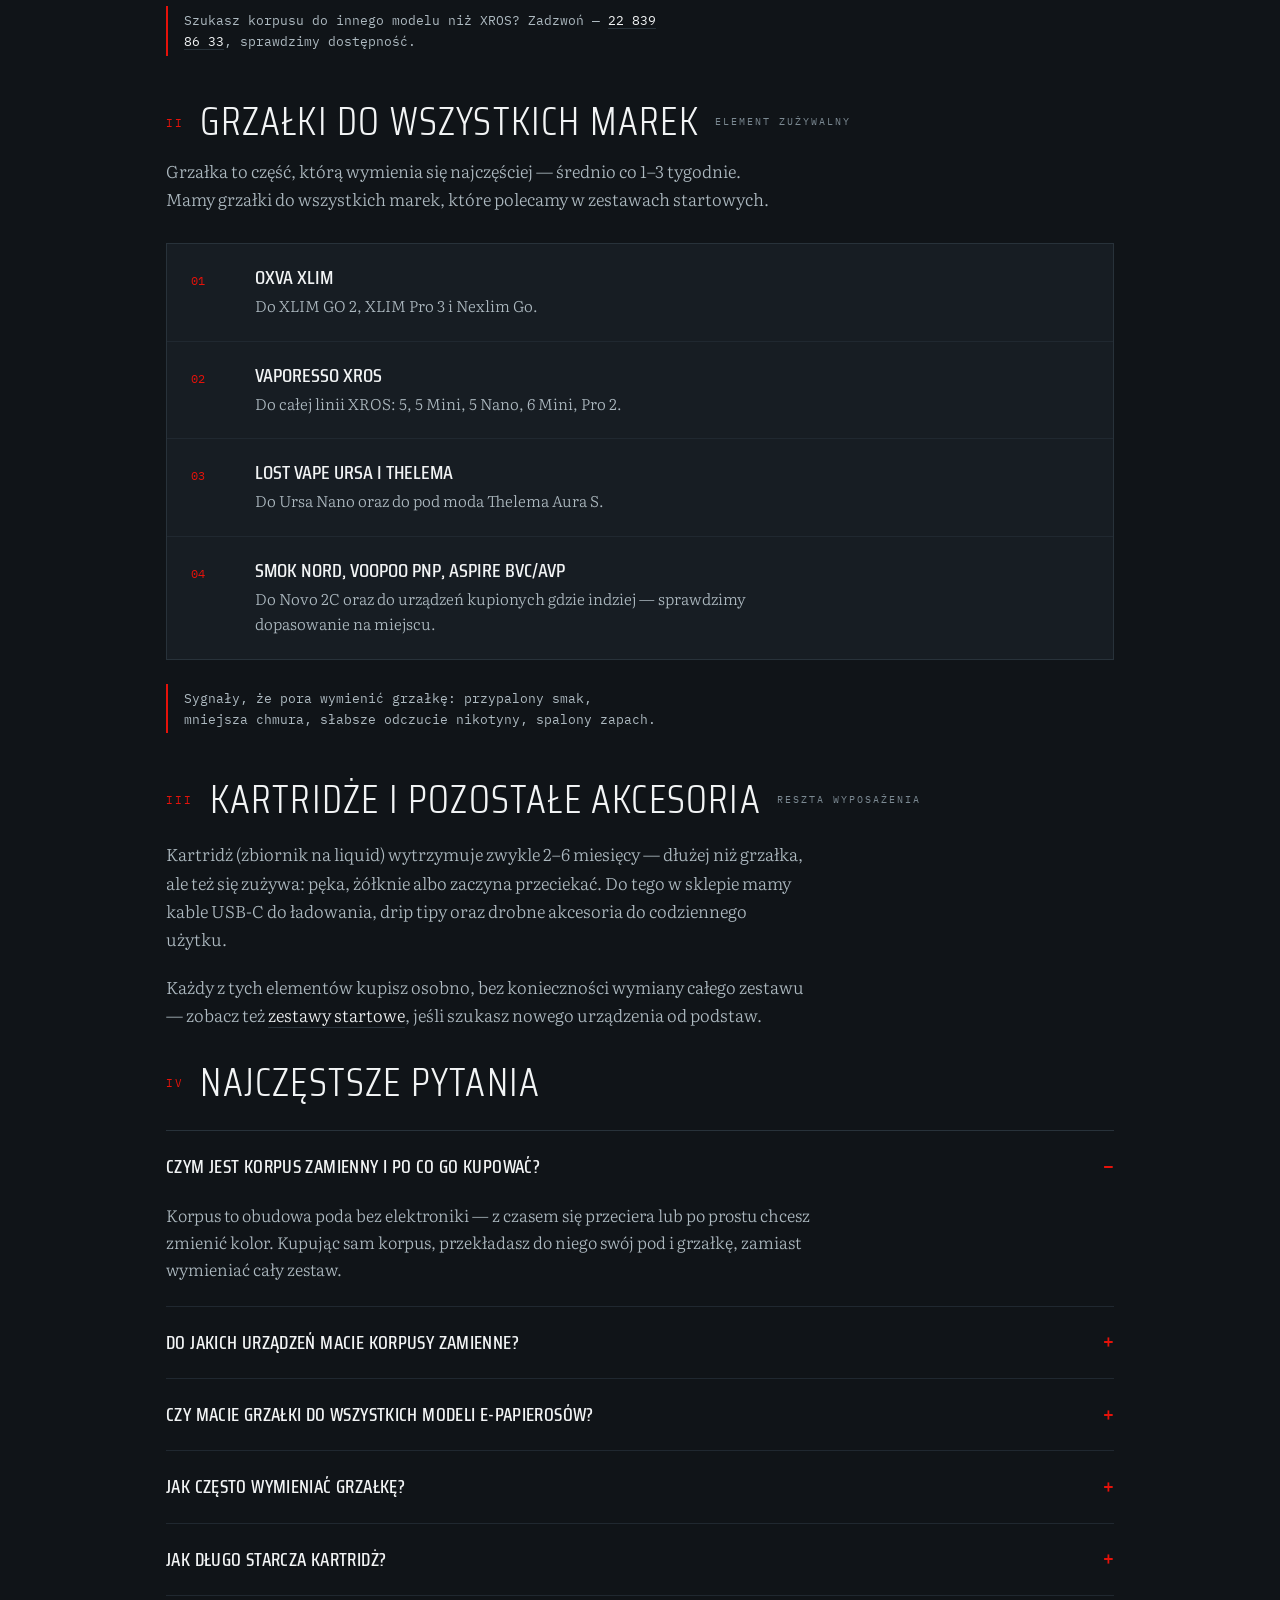
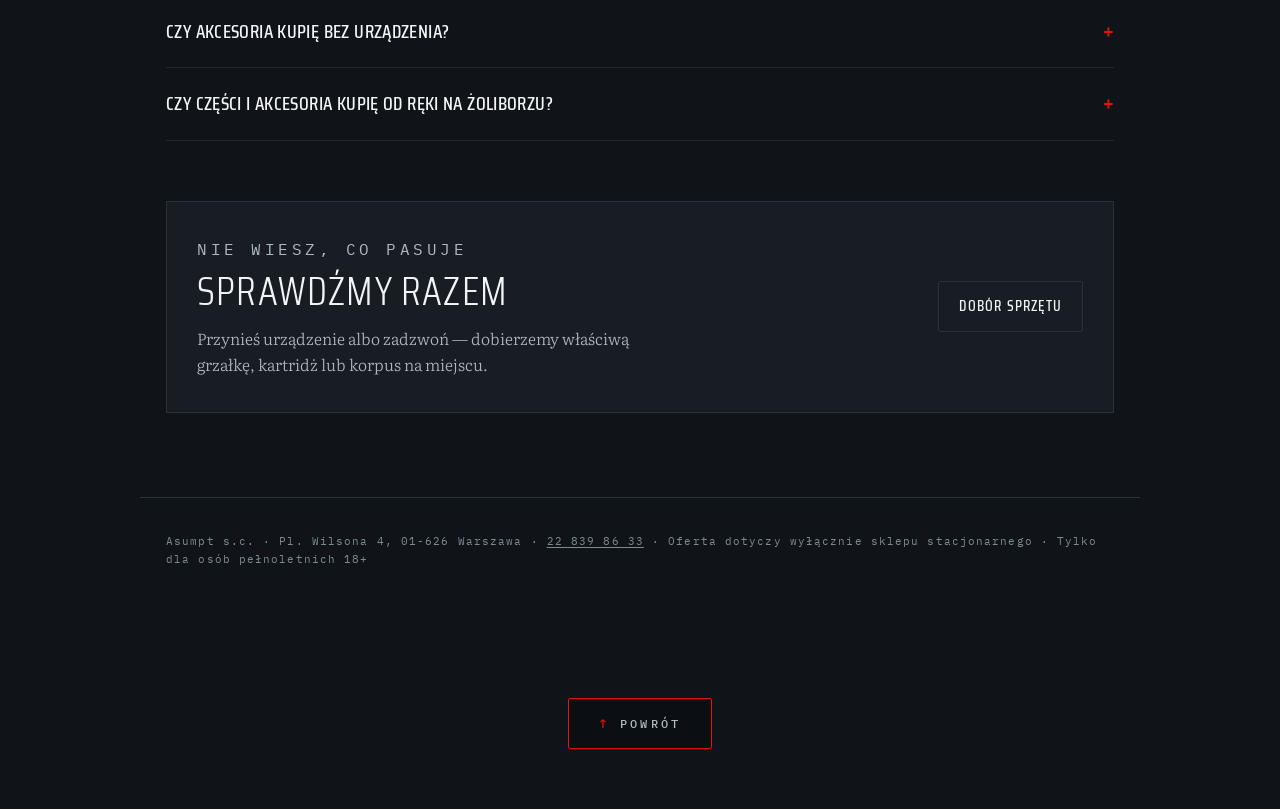
<file: 02-wnetrze-sklepu/czesci-akcesoria.html>
<!DOCTYPE html>
<html lang="pl">
<head>
<meta charset="utf-8">
<meta name="viewport" content="width=device-width, initial-scale=1">
<title>Części i akcesoria do e-papierosów Warszawa · Korpusy, grzałki, kartridże · Asumpt</title>
<link rel="icon" href="../favicon.ico" sizes="any">
<link rel="icon" type="image/png" sizes="32x32" href="../favicon-32.png">
<link rel="icon" type="image/png" sizes="192x192" href="../favicon-192.png">
<link rel="apple-touch-icon" href="../apple-touch-icon.png">
<meta name="description" content="Korpusy zamienne do linii Vaporesso XROS, grzałki do wszystkich marek, które polecamy, oraz kartridże i akcesoria w sklepie Asumpt, Pl. Wilsona 4, Warszawa Żoliborz.">
<link rel="canonical" href="https://vape-asumpt.pl/02-wnetrze-sklepu/czesci-akcesoria.html">
<meta property="og:type" content="website">
<meta property="og:title" content="Części i akcesoria do e-papierosów · Korpusy, grzałki, kartridże · Asumpt">
<meta property="og:description" content="Korpusy zamienne XROS, grzałki do wszystkich polecanych marek i kartridże w sklepie na Pl. Wilsona 4 w Warszawie.">
<meta property="og:image" content="https://vape-asumpt.pl/asumpt-witryna-zoliborz.webp">
<meta property="og:locale" content="pl_PL">

<link rel="stylesheet" href="style.css">

<script type="application/ld+json">
{
  "@context": "https://schema.org",
  "@type": "WebPage",
  "@id": "https://vape-asumpt.pl/02-wnetrze-sklepu/czesci-akcesoria.html#webpage",
  "url": "https://vape-asumpt.pl/02-wnetrze-sklepu/czesci-akcesoria.html",
  "name": "Części i akcesoria do e-papierosów - korpusy, grzałki, kartridże",
  "inLanguage": "pl-PL",
  "about": {
    "@type": "Store",
    "@id": "https://vape-asumpt.pl/#localbusiness",
    "name": "Asumpt e-produkty"
  }
}
</script>

<script type="application/ld+json">
{
  "@context": "https://schema.org",
  "@type": "FAQPage",
  "@id": "https://vape-asumpt.pl/02-wnetrze-sklepu/czesci-akcesoria.html#faq",
  "mainEntity": [
    {"@type":"Question","name":"Czym jest korpus zamienny i po co go kupować?","acceptedAnswer":{"@type":"Answer","text":"Korpus to obudowa poda bez elektroniki - z czasem się przeciera lub po prostu chcesz zmienić kolor. Kupując sam korpus, przekładasz do niego swój pod i grzałkę, zamiast wymieniać cały zestaw."}},
    {"@type":"Question","name":"Do jakich urządzeń macie korpusy zamienne?","acceptedAnswer":{"@type":"Answer","text":"Obecnie do linii Vaporesso XROS: warianty pod XROS 3 Nano, XROS 5 oraz XROS Cube. Jeśli szukasz korpusu do innego modelu, zadzwoń - sprawdzimy dostępność."}},
    {"@type":"Question","name":"Czy macie grzałki do wszystkich modeli e-papierosów?","acceptedAnswer":{"@type":"Answer","text":"Mamy grzałki do wszystkich marek, które polecamy: OXVA XLIM, Vaporesso XROS, SMOK Nord, Lost Vape Ursa, Voopoo PnP oraz Aspire BVC i AVP. Jeśli kupiłeś e-papierosa gdzie indziej, zadzwoń - sprawdzimy, czy mamy pasującą grzałkę."}},
    {"@type":"Question","name":"Jak często wymieniać grzałkę?","acceptedAnswer":{"@type":"Answer","text":"Średnio co 1-3 tygodnie, zależnie od intensywności używania i jakości liquidu. Sygnały wymiany: przypalony smak, mniejsza chmura, słabsze odczucie nikotyny, spalony zapach."}},
    {"@type":"Question","name":"Jak długo starcza kartridż?","acceptedAnswer":{"@type":"Answer","text":"Zwykle 2-6 miesięcy, w zależności od modelu i częstotliwości użycia. Grzałkę wymienia się częściej niż sam kartridż."}},
    {"@type":"Question","name":"Czy akcesoria kupię bez urządzenia?","acceptedAnswer":{"@type":"Answer","text":"Tak. Korpusy, grzałki, kartridże, kable USB-C i drip tipy sprzedajemy osobno - nie trzeba kupować nowego zestawu, żeby wymienić zużyty element."}},
    {"@type":"Question","name":"Czy części i akcesoria kupię od ręki na Żoliborzu?","acceptedAnswer":{"@type":"Answer","text":"Tak. Wszystkie części z tej strony są dostępne od ręki w sklepie stacjonarnym Asumpt przy Pl. Wilsona 4 w Warszawie. Oferta dotyczy wyłącznie sklepu stacjonarnego."}}
  ]
}
</script>

<script type="application/ld+json">
{
  "@context": "https://schema.org",
  "@type": "BreadcrumbList",
  "@id": "https://vape-asumpt.pl/02-wnetrze-sklepu/czesci-akcesoria.html#breadcrumb",
  "itemListElement": [
    {"@type":"ListItem","position":1,"name":"Strona główna","item":"https://vape-asumpt.pl/"},
    {"@type":"ListItem","position":2,"name":"Części i akcesoria","item":"https://vape-asumpt.pl/02-wnetrze-sklepu/czesci-akcesoria.html"}
  ]
}
</script>
<style>

/* ---------- pasek danych ---------- */
.facts{
  display:grid;grid-template-columns:repeat(auto-fit,minmax(210px,1fr));
  border:1px solid var(--line);
}
.fact{padding:22px 24px;border-right:1px solid var(--line-soft);background:var(--plate)}
.fact:last-child{border-right:0}
.fact .label{
  font-family:"IBM Plex Mono",monospace;font-size:10px;letter-spacing:.18em;
  text-transform:uppercase;color:var(--red);margin:0 0 12px;
}
.fact p{margin:0;color:var(--ink);font-size:16.5px;line-height:1.5}
.fact .big{
  font-family:"Saira Condensed",sans-serif;font-weight:500;text-transform:uppercase;
  font-size:23px;line-height:1.08;margin:0 0 4px;
}
.fact .big.unit{text-transform:none}
.fact .sub{color:var(--ink-2);font-size:15px}

a.inl{color:var(--ink);text-decoration:none;border-bottom:1px solid var(--line)}
a.inl:hover,a.inl:focus-visible{border-color:var(--red);color:var(--red);outline:none}

.step{font-family:"IBM Plex Mono",monospace;font-size:10px;letter-spacing:.2em;text-transform:uppercase;color:var(--muted)}
.body p{max-width:64ch;margin:20px 0 0;color:var(--ink-2)}
.body p strong{color:var(--ink);font-weight:600}

/* ---------- siatka produktów ze zdjęciami ---------- */
.products{
  display:grid;grid-template-columns:repeat(auto-fit,minmax(240px,1fr));
  border:1px solid var(--line);margin-top:30px;background:var(--line-soft);
  gap:1px;
}
.pcard{background:var(--plate);display:flex;flex-direction:column}
.pcard .shot{
  aspect-ratio:1/1;background:#0B0F13;display:flex;align-items:center;justify-content:center;
  overflow:hidden;border-bottom:1px solid var(--line-soft);
}
.pcard .shot img{width:100%;height:100%;object-fit:contain;display:block;padding:14px}
.pcard .info{padding:20px 22px 22px;display:flex;flex-direction:column;flex:1}
.pcard .tagline{
  display:inline-block;font-family:"Saira Condensed",sans-serif;font-weight:500;
  font-size:12px;letter-spacing:.14em;text-transform:uppercase;color:var(--red);
  border:1px solid rgba(229,18,10,.4);padding:3px 9px;border-radius:2px;margin-bottom:14px;
  align-self:flex-start;
}
.pcard h3{
  font-family:"Saira Condensed",sans-serif;font-weight:500;text-transform:uppercase;
  font-size:20px;margin:0 0 8px;line-height:1.1;
}
.pcard p{margin:0;color:var(--ink-2);font-size:15px;flex:1}
.pcard .badge{
  display:block;margin-top:14px;font-family:"IBM Plex Mono",monospace;font-size:11px;
  letter-spacing:.12em;text-transform:uppercase;color:var(--muted);
}
.pcard .badge b{color:var(--red);font-weight:500}

.door p + p{margin-top:12px}

/* uwaga */
.note{
  margin-top:24px;border-left:2px solid var(--red);padding:4px 0 4px 16px;
  font-family:"IBM Plex Mono",monospace;font-size:12.5px;line-height:1.65;color:var(--ink-2);max-width:62ch;
}

/* przejście dalej */
.cta{
  margin-top:60px;border:1px solid var(--line);background:var(--plate);
  padding:34px 30px;display:flex;justify-content:space-between;align-items:center;
  gap:26px;flex-wrap:wrap;
}
.cta h2{margin:10px 0 0}
.cta p{margin:12px 0 0;color:var(--ink-2);max-width:52ch;font-size:16px}
.cta a{
  font-family:"Saira Condensed",sans-serif;font-weight:500;text-transform:uppercase;
  font-size:15px;letter-spacing:.08em;color:var(--ink);text-decoration:none;
  border:1px solid var(--line);padding:12px 20px;border-radius:2px;white-space:nowrap;
}
.cta a:hover,.cta a:focus-visible{border-color:var(--red);color:var(--red);outline:none}

.faq{margin-top:26px}
.door{margin-top:30px}
</style>
</head>
<body>
<div class="wrap top">
  <img class="logo" alt="asumpt e-produkty" src="../logo-asumpt.png">
  <a class="tel" href="tel:+48228398633">22 839 86 33</a>
</div>

<div class="navbar">
  <nav class="navbar-desktop wrap" aria-label="Nawigacja główna">
    <ul>
      <li><a href="index.html">Kategorie</a></li>
      <li><a href="dobor-sprzetu.html">Dobór sprzętu</a></li>
      <li><a href="zestawy.html">Zestawy</a></li>
      <li><a href="liquidy.html">Liquidy</a></li>
      <li><a href="sole.html">Sole</a></li>
      <li><a href="czesci-akcesoria.html" aria-current="page">Części i akcesoria</a></li>
      <li><a href="kontakt.html">Kontakt</a></li>
      <li><a href="o-nas.html">O nas</a></li>
    </ul>
  </nav>
  <details class="navbar-mobile">
    <summary>Menu</summary>
    <nav aria-label="Nawigacja główna">
      <ul>
        <li><a href="index.html">Kategorie</a></li>
        <li><a href="dobor-sprzetu.html">Dobór sprzętu</a></li>
        <li><a href="zestawy.html">Zestawy</a></li>
        <li><a href="liquidy.html">Liquidy</a></li>
        <li><a href="sole.html">Sole</a></li>
        <li><a href="czesci-akcesoria.html" aria-current="page">Części i akcesoria</a></li>
        <li><a href="kontakt.html">Kontakt</a></li>
        <li><a href="o-nas.html">O nas</a></li>
      </ul>
    </nav>
  </details>
</div>

<div class="wrap hero">
  <p class="eyebrow">Katalog · Części i akcesoria</p>
  <div class="sign">Baterie <i></i> Zegarki <i></i> Akcesoria</div>
  <h1 style="margin-top:24px">Części <em>i akcesoria</em></h1>
  <p class="lede">Korpusy zamienne do linii Vaporesso XROS, grzałki do wszystkich marek, które polecamy, oraz kartridże i kable do ładowania. Jeśli nie wiesz, co pasuje do Twojego urządzenia — przynieś je albo zadzwoń.</p>
</div>

<div class="wrap">
  <div class="facts">
    <div class="fact">
      <p class="label">Korpusy zamienne</p>
      <p class="big">3 warianty</p>
      <p class="sub">Do linii Vaporesso XROS: Nano, 5, Cube.</p>
    </div>
    <div class="fact">
      <p class="label">Grzałki</p>
      <p class="big">6 marek</p>
      <p class="sub">OXVA, Vaporesso, SMOK, Lost Vape, Voopoo, Aspire.</p>
    </div>
    <div class="fact">
      <p class="label">Wymiana grzałki</p>
      <p class="big">1–3 tygodnie</p>
      <p class="sub">Zależnie od intensywności używania.</p>
    </div>
    <div class="fact">
      <p class="label">Kartridż</p>
      <p class="big">2–6 miesięcy</p>
      <p class="sub">Wymienia się rzadziej niż grzałkę.</p>
    </div>
  </div>
</div>

<!-- ============ I ============ -->
<section class="wrap">
  <div class="shead"><span class="snum">I</span><h2>Korpusy zamienne XROS</h2><span class="step">Sama obudowa, bez elektroniki</span></div>
  <p class="sintro">Obudowa poda z czasem się przeciera albo po prostu chcesz zmienić kolor. Korpus kupujesz osobno i przekładasz do niego swój pod i grzałkę — bez wymiany całego zestawu.</p>

  <div class="products">
    <article class="pcard">
      <div class="shot"><img src="produkty/vaporesso-xros-3-nano-korpus.webp" alt="Korpus zamienny Vaporesso XROS 3 Nano" loading="lazy"></div>
      <div class="info">
        <span class="tagline">Vaporesso</span>
        <h3>Korpus XROS 3 Nano</h3>
        <p>Do najmniejszego wariantu linii XROS 3 — kompaktowa, kieszonkowa obudowa.</p>
        <span class="badge">Część zamienna</span>
      </div>
    </article>
    <article class="pcard">
      <div class="shot"><img src="produkty/vaporesso-xros-5-korpus.webp" alt="Korpus zamienny Vaporesso XROS 5" loading="lazy"></div>
      <div class="info">
        <span class="tagline">Vaporesso</span>
        <h3>Korpus XROS 5</h3>
        <p>Do standardowego wariantu XROS 5 — pasuje do poda i grzałki z tego samego modelu.</p>
        <span class="badge">Część zamienna</span>
      </div>
    </article>
    <article class="pcard">
      <div class="shot"><img src="produkty/vaporesso-xros-cube-korpus.webp" alt="Korpus zamienny Vaporesso XROS Cube" loading="lazy"></div>
      <div class="info">
        <span class="tagline">Vaporesso</span>
        <h3>Korpus XROS Cube</h3>
        <p>Do wariantu Cube — charakterystyczna kwadratowa obudowa tej linii.</p>
        <span class="badge">Część zamienna</span>
      </div>
    </article>
  </div>
  <p class="note">Szukasz korpusu do innego modelu niż XROS? Zadzwoń — <a class="inl" href="tel:+48228398633">22 839 86 33</a>, sprawdzimy dostępność.</p>
</section>

<!-- ============ II ============ -->
<section class="wrap">
  <div class="shead"><span class="snum">II</span><h2>Grzałki do wszystkich marek</h2><span class="step">Element zużywalny</span></div>
  <p class="sintro">Grzałka to część, którą wymienia się najczęściej — średnio co 1–3 tygodnie. Mamy grzałki do wszystkich marek, które polecamy w zestawach startowych.</p>

  <div class="door">
    <ol>
      <li>
        <span class="no">01</span>
        <div>
          <h3>OXVA XLIM</h3>
          <p>Do XLIM GO 2, XLIM Pro 3 i Nexlim Go.</p>
        </div>
      </li>
      <li>
        <span class="no">02</span>
        <div>
          <h3>Vaporesso XROS</h3>
          <p>Do całej linii XROS: 5, 5 Mini, 5 Nano, 6 Mini, Pro 2.</p>
        </div>
      </li>
      <li>
        <span class="no">03</span>
        <div>
          <h3>Lost Vape Ursa i Thelema</h3>
          <p>Do Ursa Nano oraz do pod moda Thelema Aura S.</p>
        </div>
      </li>
      <li>
        <span class="no">04</span>
        <div>
          <h3>SMOK Nord, Voopoo PnP, Aspire BVC/AVP</h3>
          <p>Do Novo 2C oraz do urządzeń kupionych gdzie indziej — sprawdzimy dopasowanie na miejscu.</p>
        </div>
      </li>
    </ol>
  </div>
  <p class="note">Sygnały, że pora wymienić grzałkę: przypalony smak, mniejsza chmura, słabsze odczucie nikotyny, spalony zapach.</p>
</section>

<!-- ============ III ============ -->
<section class="wrap">
  <div class="shead"><span class="snum">III</span><h2>Kartridże i pozostałe akcesoria</h2><span class="step">Reszta wyposażenia</span></div>
  <div class="body">
    <p>Kartridż (zbiornik na liquid) wytrzymuje zwykle 2–6 miesięcy — dłużej niż grzałka, ale też się zużywa: pęka, żółknie albo zaczyna przeciekać. Do tego w sklepie mamy kable USB-C do ładowania, drip tipy oraz drobne akcesoria do codziennego użytku.</p>
    <p>Każdy z tych elementów kupisz osobno, bez konieczności wymiany całego zestawu — zobacz też <a class="inl" href="zestawy.html">zestawy startowe</a>, jeśli szukasz nowego urządzenia od podstaw.</p>
  </div>
</section>

<!-- ============ IV ============ -->
<section class="wrap">
  <div class="shead"><span class="snum">IV</span><h2>Najczęstsze pytania</h2></div>
  <div class="faq">
    <details open>
      <summary>Czym jest korpus zamienny i po co go kupować?</summary>
      <p>Korpus to obudowa poda bez elektroniki — z czasem się przeciera lub po prostu chcesz zmienić kolor. Kupując sam korpus, przekładasz do niego swój pod i grzałkę, zamiast wymieniać cały zestaw.</p>
    </details>
    <details>
      <summary>Do jakich urządzeń macie korpusy zamienne?</summary>
      <p>Obecnie do linii Vaporesso XROS: warianty pod XROS 3 Nano, XROS 5 oraz XROS Cube. Jeśli szukasz korpusu do innego modelu, zadzwoń — sprawdzimy dostępność.</p>
    </details>
    <details>
      <summary>Czy macie grzałki do wszystkich modeli e-papierosów?</summary>
      <p>Mamy grzałki do wszystkich marek, które polecamy: OXVA XLIM, Vaporesso XROS, SMOK Nord, Lost Vape Ursa, Voopoo PnP oraz Aspire BVC i AVP. Jeśli kupiłeś e-papierosa gdzie indziej, zadzwoń (<a class="inl" href="tel:+48228398633">22 839 86 33</a>) — sprawdzimy, czy mamy pasującą grzałkę.</p>
    </details>
    <details>
      <summary>Jak często wymieniać grzałkę?</summary>
      <p>Średnio co 1–3 tygodnie, zależnie od intensywności używania i jakości liquidu. Sygnały wymiany: przypalony smak, mniejsza chmura, słabsze odczucie nikotyny, spalony zapach.</p>
    </details>
    <details>
      <summary>Jak długo starcza kartridż?</summary>
      <p>Zwykle 2–6 miesięcy, w zależności od modelu i częstotliwości użycia. Grzałkę wymienia się częściej niż sam kartridż.</p>
    </details>
    <details>
      <summary>Czy akcesoria kupię bez urządzenia?</summary>
      <p>Tak. Korpusy, grzałki, kartridże, kable USB-C i drip tipy sprzedajemy osobno — nie trzeba kupować nowego zestawu, żeby wymienić zużyty element.</p>
    </details>
    <details>
      <summary>Czy części i akcesoria kupię od ręki na Żoliborzu?</summary>
      <p>Tak. Wszystkie części z tej strony są dostępne od ręki w sklepie stacjonarnym Asumpt przy Pl. Wilsona 4 w Warszawie, tuż przy wyjściu ze stacji metra Plac Wilsona. Oferta dotyczy wyłącznie sklepu stacjonarnego.</p>
    </details>
  </div>
</section>

<div class="wrap">
  <div class="cta">
    <div>
      <p class="eyebrow" style="margin:0">Nie wiesz, co pasuje</p>
      <h2>Sprawdźmy razem</h2>
      <p>Przynieś urządzenie albo zadzwoń — dobierzemy właściwą grzałkę, kartridż lub korpus na miejscu.</p>
    </div>
    <a href="dobor-sprzetu.html">Dobór sprzętu</a>
  </div>
</div>

<footer class="wrap">
  <p class="fnote">Asumpt s.c. · Pl. Wilsona 4, 01-626 Warszawa · <a href="tel:+48228398633" class="fnote-tel">22 839 86 33</a> · Oferta dotyczy wyłącznie sklepu stacjonarnego · Tylko dla osób pełnoletnich 18+</p>
</footer>
<div class="wrap" style="text-align:center;padding-bottom:60px">
  <a class="back-to-top" href="#" aria-label="Powrót na górę strony"><span aria-hidden="true">↑</span> Powrót</a>
</div>
</body>
</html>
</file>
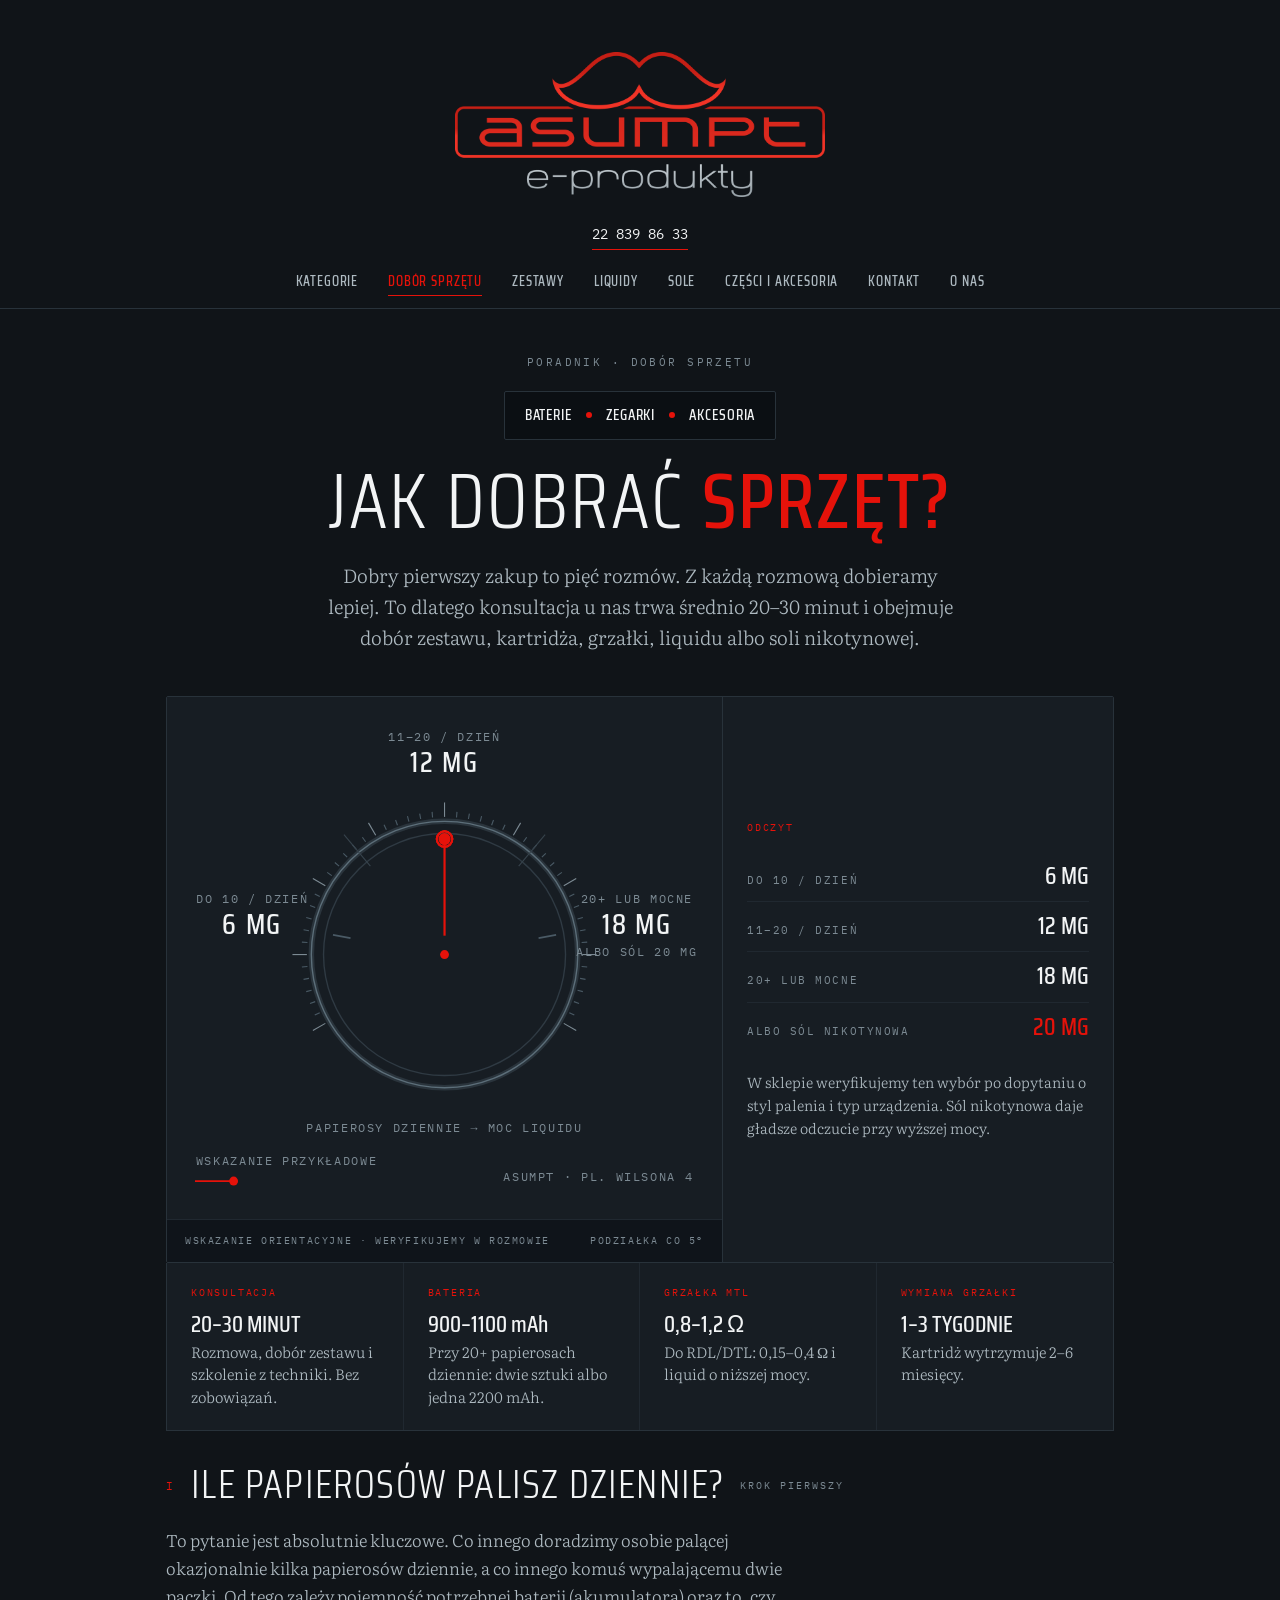
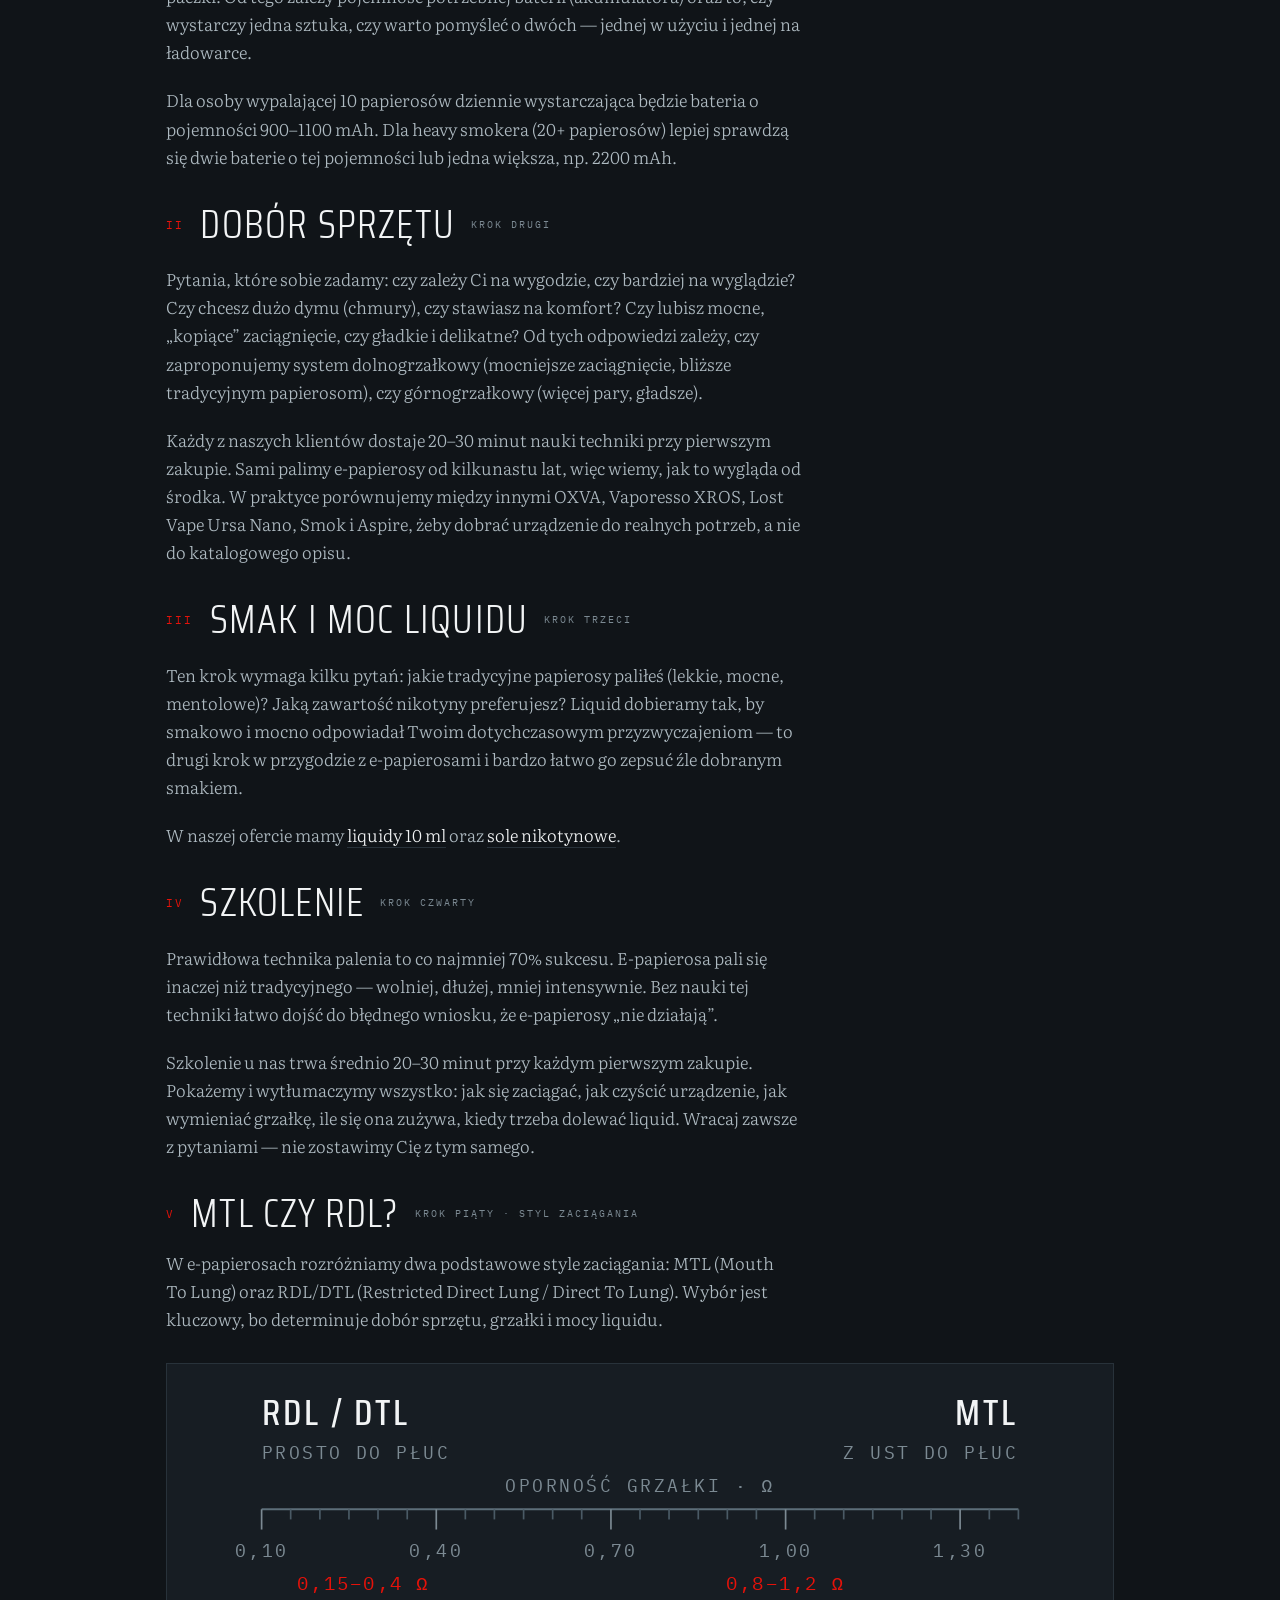
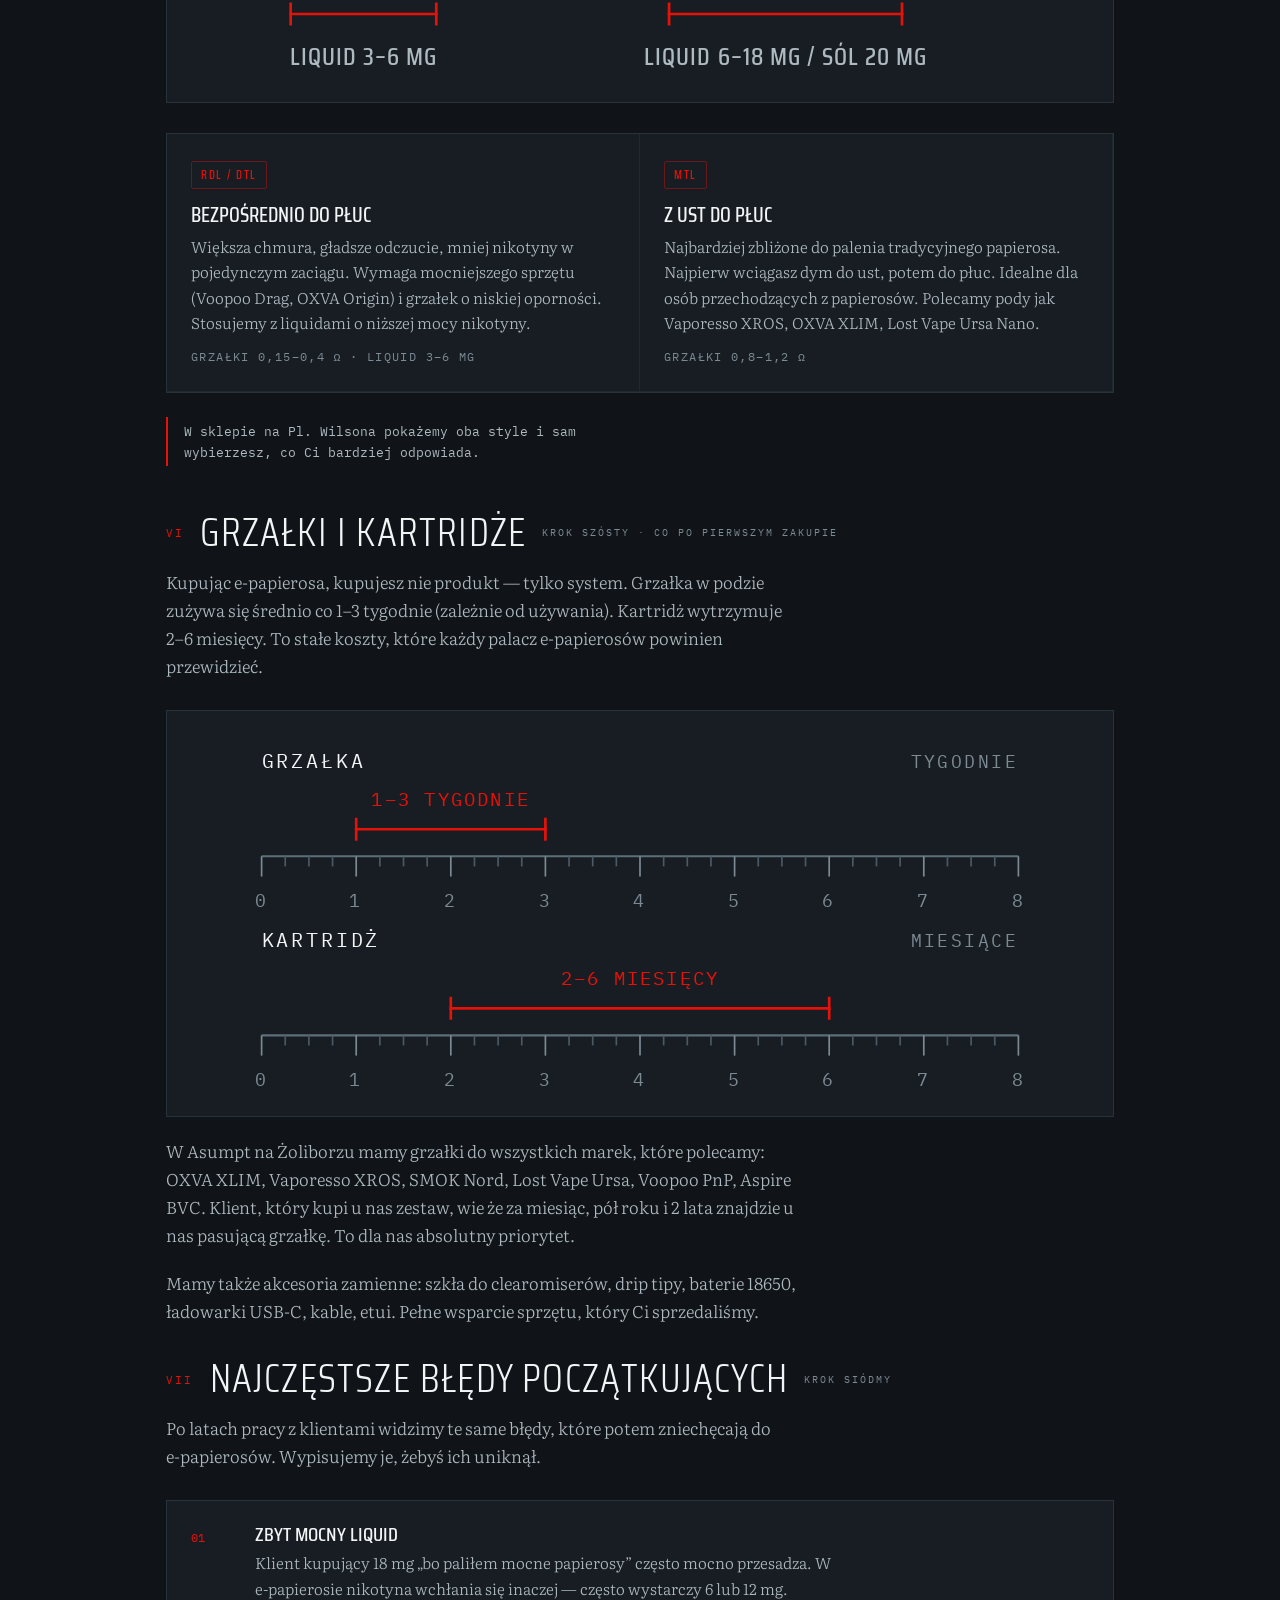
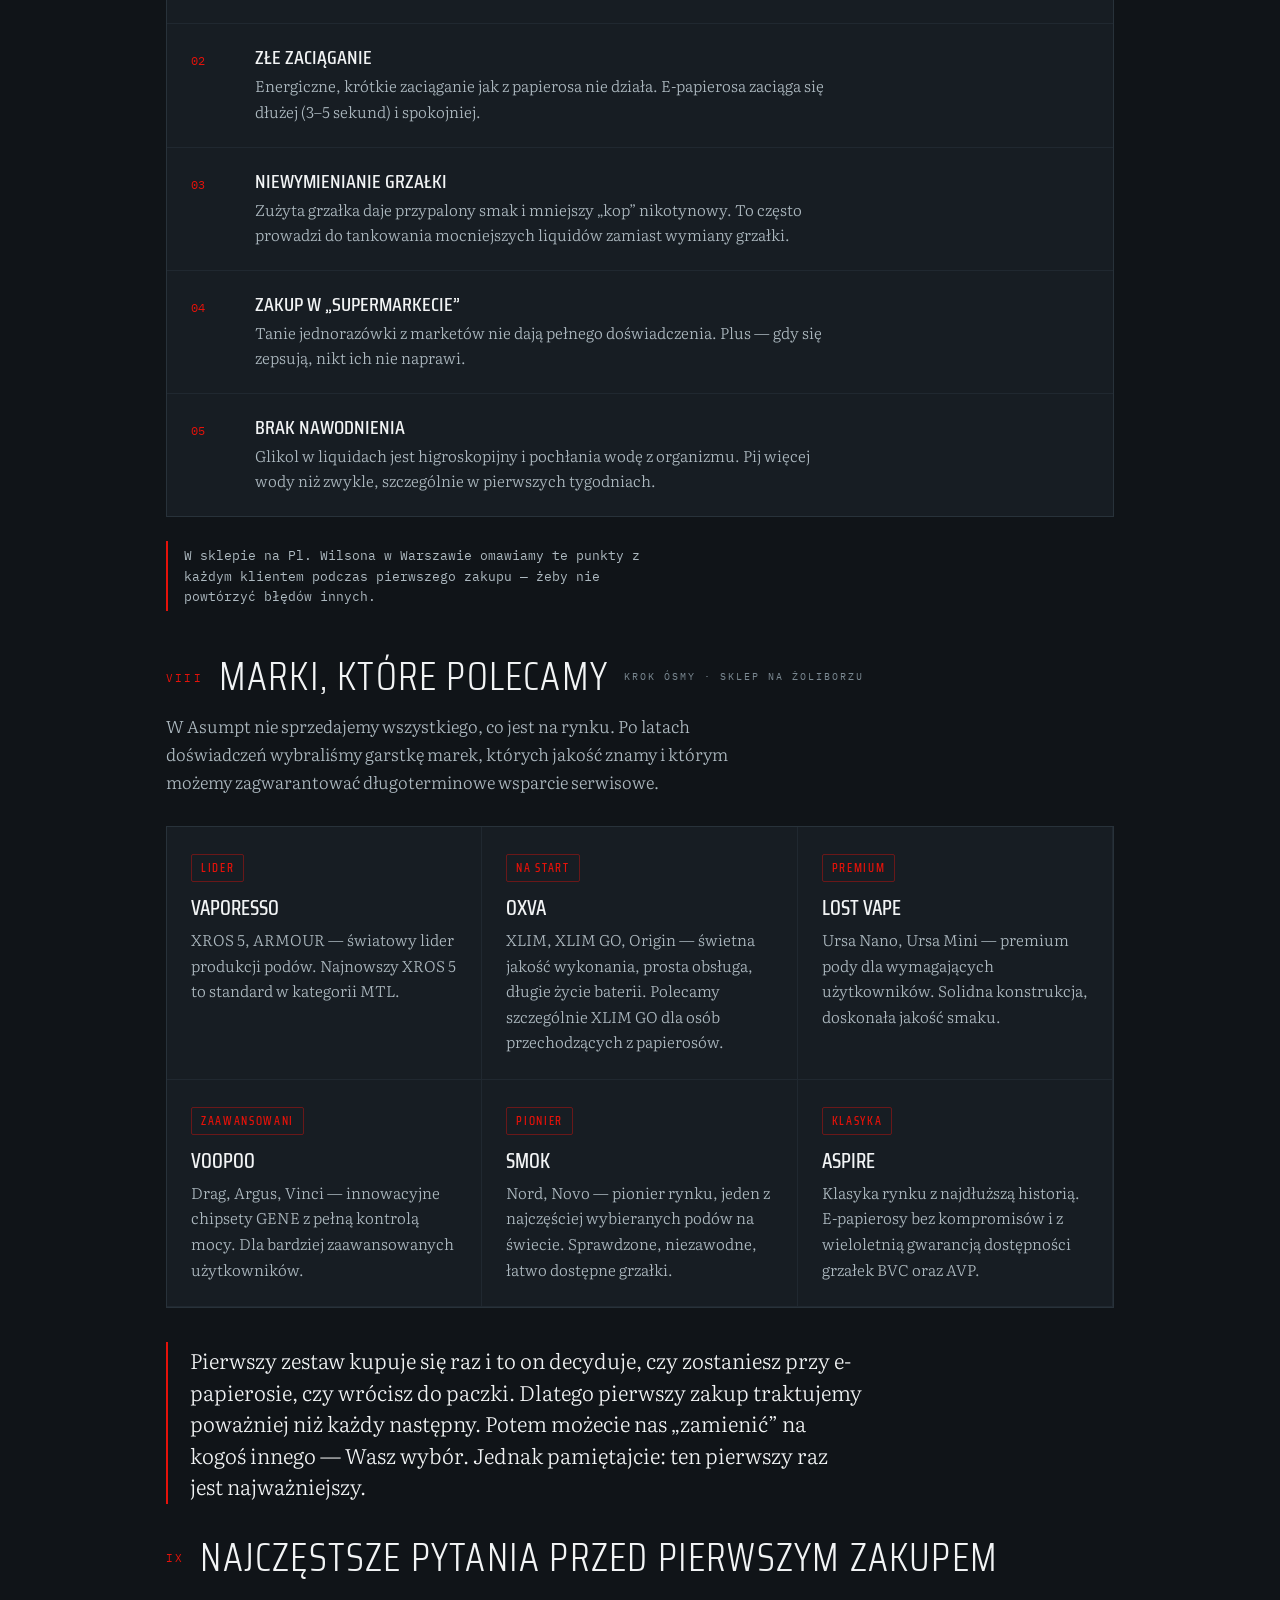
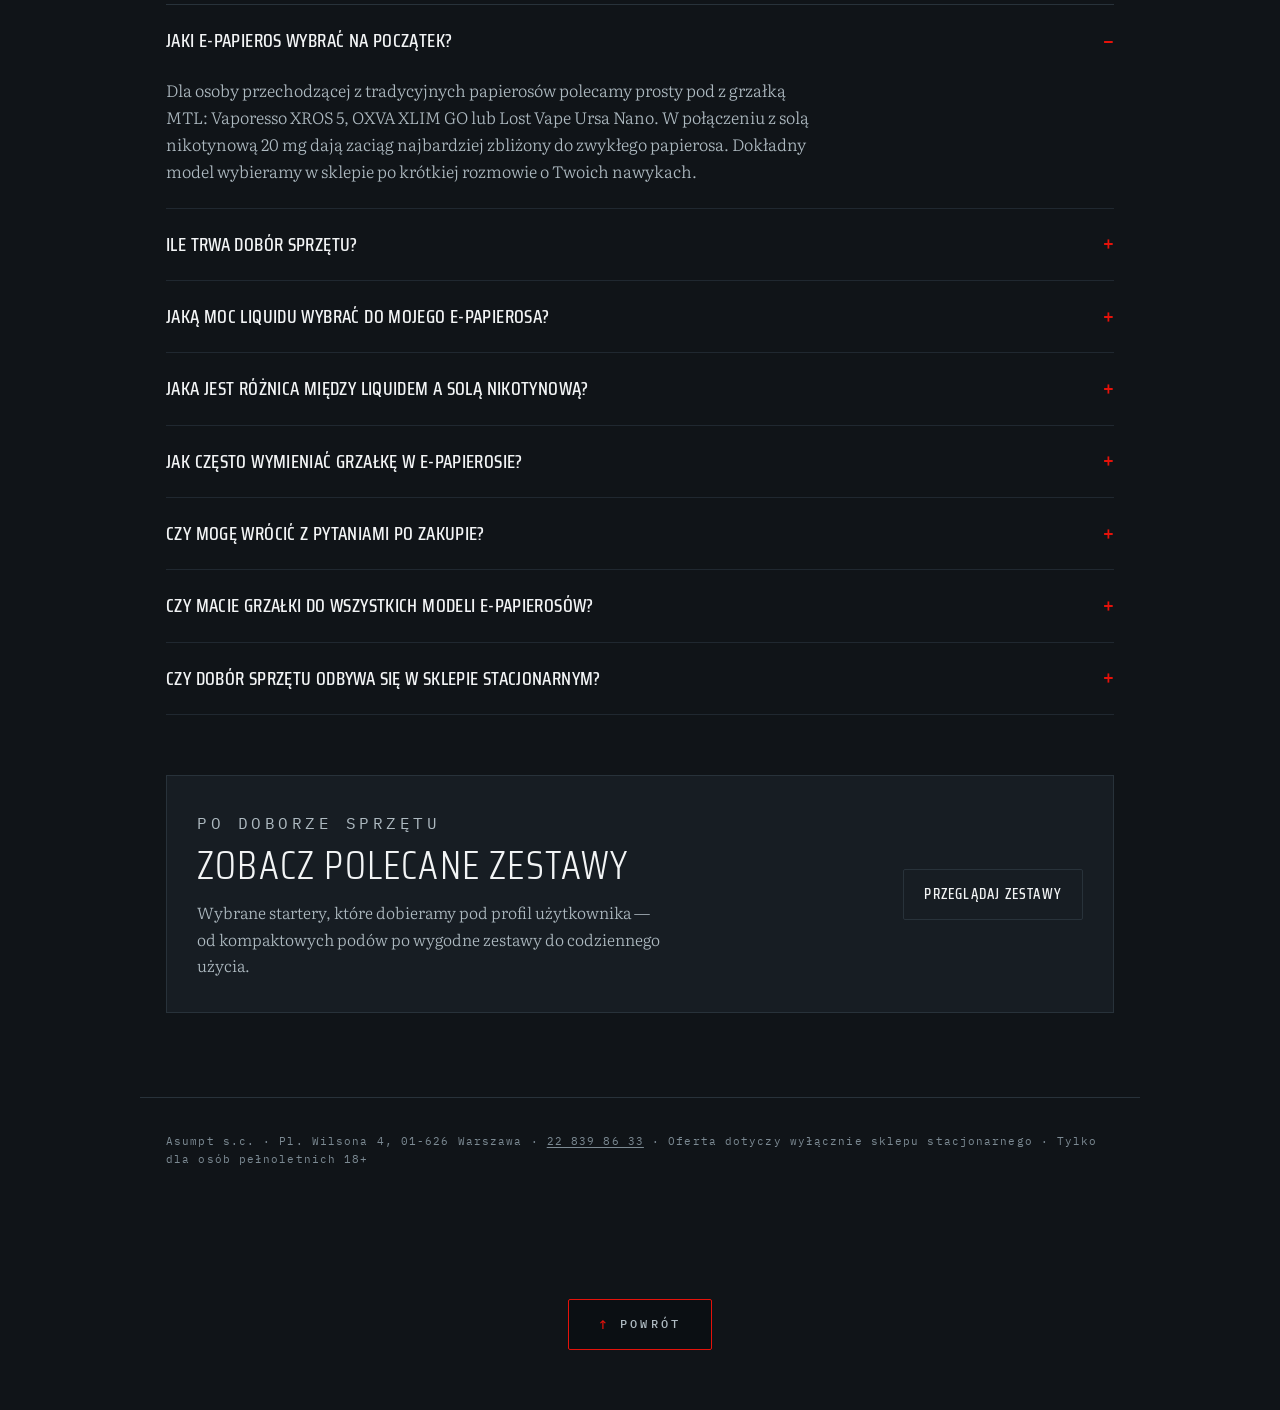
<file: 02-wnetrze-sklepu/dobor-sprzetu.html>
<!DOCTYPE html>
<html lang="pl">
<head>
<meta charset="utf-8">
<meta name="viewport" content="width=device-width, initial-scale=1">
<title>Dobór sprzętu · Jak dobrać e-papierosa · Asumpt Warszawa Żoliborz</title>
<link rel="icon" href="../favicon.ico" sizes="any">
<link rel="icon" type="image/png" sizes="32x32" href="../favicon-32.png">
<link rel="icon" type="image/png" sizes="192x192" href="../favicon-192.png">
<link rel="apple-touch-icon" href="../apple-touch-icon.png">
<meta name="description" content="Jak dobrać e-papierosa krok po kroku: liczba papierosów dziennie, moc liquidu 6/12/18 mg, MTL czy RDL, grzałki i kartridże. Doradzamy w sklepie na Pl. Wilsona 4 w Warszawie, Żoliborz.">
<link rel="canonical" href="https://vape-asumpt.pl/02-wnetrze-sklepu/dobor-sprzetu.html">
<meta property="og:type" content="article">
<meta property="og:title" content="Dobór sprzętu · Jak dobrać e-papierosa · Asumpt">
<meta property="og:description" content="Ile palisz dziennie, jaki styl zaciągania, jaka moc liquidu. Dobieramy sprzęt w rozmowie, w sklepie na Pl. Wilsona 4 w Warszawie.">
<meta property="og:image" content="https://vape-asumpt.pl/asumpt-witryna-zoliborz.webp">
<meta property="og:locale" content="pl_PL">

<link rel="stylesheet" href="style.css">

<script type="application/ld+json">
{
  "@context": "https://schema.org",
  "@type": "WebPage",
  "@id": "https://vape-asumpt.pl/02-wnetrze-sklepu/dobor-sprzetu.html#webpage",
  "url": "https://vape-asumpt.pl/02-wnetrze-sklepu/dobor-sprzetu.html",
  "name": "Dobór sprzętu - jak dobrać e-papierosa",
  "inLanguage": "pl-PL",
  "about": {
    "@type": "Store",
    "@id": "https://vape-asumpt.pl/#localbusiness",
    "name": "Asumpt e-produkty"
  }
}
</script>

<script type="application/ld+json">
{
  "@context": "https://schema.org",
  "@type": "FAQPage",
  "@id": "https://vape-asumpt.pl/02-wnetrze-sklepu/dobor-sprzetu.html#faq",
  "mainEntity": [
    {"@type":"Question","name":"Jaki e-papieros wybrać na początek?","acceptedAnswer":{"@type":"Answer","text":"Dla osoby przechodzącej z tradycyjnych papierosów polecamy prosty pod z grzałką MTL: Vaporesso XROS 5, OXVA XLIM GO lub Lost Vape Ursa Nano. W połączeniu z solą nikotynową 20 mg dają zaciąg najbardziej zbliżony do zwykłego papierosa. Dokładny model wybieramy w sklepie po krótkiej rozmowie o Twoich nawykach."}},
    {"@type":"Question","name":"Ile trwa dobór sprzętu?","acceptedAnswer":{"@type":"Answer","text":"Najczęściej 20-30 minut. To czas na rozmowę (ile palisz, jakie papierosy, czego oczekujesz), dobranie zestawu i krótkie szkolenie z techniki e-palenia. Konsultacja jest bez zobowiązań - nie zakładamy z góry zakupu."}},
    {"@type":"Question","name":"Jaką moc liquidu wybrać do mojego e-papierosa?","acceptedAnswer":{"@type":"Answer","text":"Najprościej: 10 papierosów dziennie to liquid 6 mg, 11-20 to 12 mg, 20+ lub mocne papierosy to 18 mg albo sól nikotynowa 20 mg. W sklepie weryfikujemy ten wybór po dopytaniu o styl palenia i typ urządzenia. Sól nikotynowa generalnie daje gładsze odczucie przy wyższej mocy."}},
    {"@type":"Question","name":"Jaka jest różnica między liquidem a solą nikotynową?","acceptedAnswer":{"@type":"Answer","text":"Klasyczny liquid (6/12/18 mg) ma kopiący zaciąg, jest dobry dla osób ceniących mocniejsze odczucie. Sól nikotynowa (zwykle 20 mg) jest gładsza, mniej drażni gardło i lepiej współpracuje z podami. Wybór zależy od urządzenia i preferencji - pomożemy zdecydować."}},
    {"@type":"Question","name":"Jaka jest różnica między MTL a RDL?","acceptedAnswer":{"@type":"Answer","text":"MTL (Mouth To Lung) to zaciąganie najpierw do ust, potem do płuc - jak z tradycyjnego papierosa, z grzałkami 0,8-1,2 ohm. RDL/DTL (Direct To Lung) to wciąganie pary bezpośrednio do płuc, z grzałkami 0,15-0,4 ohm i liquidem o niższej mocy. MTL polecamy osobom przechodzącym z papierosów."}},
    {"@type":"Question","name":"Jak często wymieniać grzałkę w e-papierosie?","acceptedAnswer":{"@type":"Answer","text":"Średnio co 1-3 tygodnie, w zależności od intensywności używania i jakości liquidu. Sygnały wymiany: przypalony smak, mniejsza chmura, mniejsze odczucie nikotyny, spalony zapach. W Asumpt zawsze mamy grzałki do wszystkich naszych marek na półce."}},
    {"@type":"Question","name":"Czy mogę wrócić z pytaniami po zakupie?","acceptedAnswer":{"@type":"Answer","text":"Tak, zachęcamy do tego. Pomagamy przy wymianie grzałek, kartridży, doborze mocy nikotyny, problemach z przeciekaniem i wszystkim, co może wyjść w pierwszych dniach używania."}},
    {"@type":"Question","name":"Czy macie grzałki do wszystkich modeli e-papierosów?","acceptedAnswer":{"@type":"Answer","text":"Mamy grzałki do wszystkich marek, które polecamy: OXVA XLIM, Vaporesso XROS, SMOK Nord, Lost Vape Ursa, Voopoo PnP, Aspire BVC i AVP. Jeśli kupiłeś e-papierosa gdzie indziej, zadzwoń (22 839 86 33) - sprawdzimy czy mamy pasującą grzałkę."}}
  ]
}
</script>

<script type="application/ld+json">
{
  "@context": "https://schema.org",
  "@type": "BreadcrumbList",
  "@id": "https://vape-asumpt.pl/02-wnetrze-sklepu/dobor-sprzetu.html#breadcrumb",
  "itemListElement": [
    {"@type":"ListItem","position":1,"name":"Strona główna","item":"https://vape-asumpt.pl/"},
    {"@type":"ListItem","position":2,"name":"Dobór sprzętu","item":"https://vape-asumpt.pl/02-wnetrze-sklepu/dobor-sprzetu.html"}
  ]
}
</script>
<style>

/* ---------- przyrząd + odczyt ---------- */
.viewrow{display:grid;grid-template-columns:1.42fr 1fr;gap:0;border:1px solid var(--line);border-radius:2px;overflow:hidden}
@media (max-width:820px){.viewrow{grid-template-columns:1fr}}
/* min-width:0 — bez tego wąska kolumna nie może się skurczyć i tarcza
   jest przycinana, zanim wczytają się fonty z Google */
.mapbox{position:relative;background:var(--plate);display:flex;flex-direction:column;min-height:0;min-width:0}
.mapbar{
  display:flex;justify-content:space-between;align-items:center;gap:14px;flex-wrap:wrap;
  padding:13px 18px;border-top:1px solid var(--line-soft);background:#0F141A;
}
.mapbar span{
  font-family:"IBM Plex Mono",monospace;font-size:10px;letter-spacing:.16em;
  text-transform:uppercase;color:var(--muted);
}

.read{
  background:var(--plate);border-left:1px solid var(--line);min-width:0;
  padding:24px;display:flex;flex-direction:column;justify-content:center;
}
@media (max-width:820px){.read{border-left:0;border-top:1px solid var(--line)}}
.read .label{
  font-family:"IBM Plex Mono",monospace;font-size:10px;letter-spacing:.18em;
  text-transform:uppercase;color:var(--red);margin:0 0 16px;
}
.read ul{list-style:none;margin:0;padding:0}
.read li{
  display:flex;justify-content:space-between;align-items:baseline;gap:14px;
  padding:12px 0;border-bottom:1px solid var(--line-soft);
}
.read li:last-child{border-bottom:0}
.read li .k{
  font-family:"IBM Plex Mono",monospace;font-size:11px;letter-spacing:.14em;
  text-transform:uppercase;color:var(--muted);
}
.read li b{
  font-family:"Saira Condensed",sans-serif;font-weight:500;text-transform:uppercase;
  font-size:24px;line-height:1;color:var(--ink);white-space:nowrap;
}
.read li.salt b{color:var(--red)}
.read .rnote{
  margin:18px 0 0;color:var(--ink-2);font-size:14.5px;line-height:1.6;
}

/* ---------- pasek danych ---------- */
.facts{
  display:grid;grid-template-columns:repeat(auto-fit,minmax(210px,1fr));
  border:1px solid var(--line);border-top:0;
}
.fact{padding:22px 24px;border-right:1px solid var(--line-soft);background:var(--plate)}
.fact:last-child{border-right:0}
.fact .label{
  font-family:"IBM Plex Mono",monospace;font-size:10px;letter-spacing:.18em;
  text-transform:uppercase;color:var(--red);margin:0 0 12px;
}
.fact p{margin:0;color:var(--ink);font-size:16.5px;line-height:1.5}
.fact .big{
  font-family:"Saira Condensed",sans-serif;font-weight:500;text-transform:uppercase;
  font-size:23px;line-height:1.08;margin:0 0 4px;
}
.fact .big.unit{text-transform:none}
.fact .sub{color:var(--ink-2);font-size:15px}

a.inl{color:var(--ink);text-decoration:none;border-bottom:1px solid var(--line)}
a.inl:hover,a.inl:focus-visible{border-color:var(--red);color:var(--red);outline:none}

.step{font-family:"IBM Plex Mono",monospace;font-size:10px;letter-spacing:.2em;text-transform:uppercase;color:var(--muted)}
.body p{max-width:64ch;margin:20px 0 0;color:var(--ink-2)}
.body p strong{color:var(--ink);font-weight:600}

/* kafelki */
.routes{display:grid;grid-template-columns:repeat(auto-fit,minmax(250px,1fr));border:1px solid var(--line);margin-top:30px}
.route{padding:24px;border-right:1px solid var(--line-soft);border-bottom:1px solid var(--line-soft);background:var(--plate)}
.route .tagline{
  display:inline-block;font-family:"Saira Condensed",sans-serif;font-weight:500;
  font-size:12px;letter-spacing:.14em;text-transform:uppercase;color:var(--red);
  border:1px solid rgba(229,18,10,.4);padding:3px 9px;border-radius:2px;margin-bottom:14px;
}
.route h3{
  font-family:"Saira Condensed",sans-serif;font-weight:500;text-transform:uppercase;
  font-size:21px;margin:0 0 8px;line-height:1.1;
}
.route p{margin:0;color:var(--ink-2);font-size:15.5px}
.route .ohm{
  display:block;margin-top:12px;font-family:"IBM Plex Mono",monospace;font-size:11.5px;
  letter-spacing:.12em;text-transform:uppercase;color:var(--muted);
}

.door p + p{margin-top:12px}

/* uwaga i cytat */
.note{
  margin-top:24px;border-left:2px solid var(--red);padding:4px 0 4px 16px;
  font-family:"IBM Plex Mono",monospace;font-size:12.5px;line-height:1.65;color:var(--ink-2);max-width:62ch;
}
.quote{
  margin:34px 0 0;border-left:2px solid var(--red);padding:2px 0 2px 22px;
  font-size:21px;line-height:1.5;color:var(--ink);max-width:58ch;
}

/* przejście dalej */
.cta{
  margin-top:60px;border:1px solid var(--line);background:var(--plate);
  padding:34px 30px;display:flex;justify-content:space-between;align-items:center;
  gap:26px;flex-wrap:wrap;
}
.cta h2{margin:10px 0 0}
.cta p{margin:12px 0 0;color:var(--ink-2);max-width:52ch;font-size:16px}
.cta a{
  font-family:"Saira Condensed",sans-serif;font-weight:500;text-transform:uppercase;
  font-size:15px;letter-spacing:.08em;color:var(--ink);text-decoration:none;
  border:1px solid var(--line);padding:12px 20px;border-radius:2px;white-space:nowrap;
}
.cta a:hover,.cta a:focus-visible{border-color:var(--red);color:var(--red);outline:none}

/* ====== grafiki przyrządowe ====== */
.plan{flex:1;width:100%;height:auto;min-height:0;display:block;background:var(--plate)}
.tick{stroke:#4A5A65;stroke-width:1}
.tick.maj{stroke:#7C8A93}
.divider{stroke:#37434C;stroke-width:1}
.index{stroke:#4A5A65;stroke-width:1.6}
.ring{fill:none;stroke:#5C6E79;stroke-width:1.25}
.ring2{fill:none;stroke:#2A343C;stroke-width:5}
.ring3{fill:none;stroke:#2F3A43;stroke-width:1.25}
.lbl{
  font-family:"IBM Plex Mono",monospace;font-size:12px;letter-spacing:.14em;
  fill:var(--ink);text-transform:uppercase;
}
.lbl.dim{fill:var(--muted);font-size:10.5px}
.lbl.red{fill:var(--red);font-size:11px;letter-spacing:.12em}
.val{
  font-family:"Saira Condensed",sans-serif;font-weight:500;font-size:26px;
  letter-spacing:.06em;fill:var(--ink);text-transform:uppercase;
}
.val.sm{font-size:15px;letter-spacing:.04em;fill:var(--ink-2)}
.hand{fill:none;stroke:var(--red);stroke-width:2;stroke-linecap:square}
.pin{fill:var(--red)}
.mark{stroke:var(--red);stroke-width:1.6;stroke-linecap:square}
.axis{stroke:#5C6E79;stroke-width:1.25}
.pole{
  font-family:"Saira Condensed",sans-serif;font-weight:500;font-size:22px;
  letter-spacing:.08em;fill:var(--ink);text-transform:uppercase;
}

.scale{
  width:100%;height:auto;display:block;margin-top:30px;
  border:1px solid var(--line);background:var(--plate);
}
.scale.tall{display:none}
@media (max-width:820px){
  .scale.wide{display:none}
  .scale.tall{display:block}
  .scale.tall .pole{font-size:18px}
  .scale.tall .lbl.dim{font-size:9.5px}
  .scale.tall .lbl.red{font-size:10px}
  .scale.tall .val.sm{font-size:13px}
  .plan .lbl{font-size:15px}
  .plan .lbl.dim{font-size:13.5px}
}

/* radar przy wskazaniu */
.ping{
  fill:none;stroke:var(--red);stroke-width:1.8;
  transform-box:fill-box;transform-origin:center;
  animation:radarPing 3.4s cubic-bezier(.15,.55,.3,1) infinite;
}
.ping.p2{animation-delay:1.13s}
.ping.p3{animation-delay:2.26s}
@keyframes radarPing{
  0%  {transform:scale(.35);opacity:1}
  65% {transform:scale(3.4);opacity:0}
  100%{transform:scale(3.4);opacity:0}
}
@media (prefers-reduced-motion:reduce){
  .ping{animation:none;opacity:.45;transform:scale(1.5)}
  .ping.p2,.ping.p3{display:none}
}

.faq{margin-top:26px}
.door{margin-top:30px}
</style>
</head>
<body>
<div class="wrap top">
  <img class="logo" alt="asumpt e-produkty" src="../logo-asumpt.png">
  <a class="tel" href="tel:+48228398633">22 839 86 33</a>
</div>

<div class="navbar">
  <nav class="navbar-desktop wrap" aria-label="Nawigacja główna">
    <ul>
      <li><a href="index.html">Kategorie</a></li>
      <li><a href="dobor-sprzetu.html" aria-current="page">Dobór sprzętu</a></li>
      <li><a href="zestawy.html">Zestawy</a></li>
      <li><a href="liquidy.html">Liquidy</a></li>
      <li><a href="sole.html">Sole</a></li>
      <li><a href="czesci-akcesoria.html">Części i akcesoria</a></li>
      <li><a href="kontakt.html">Kontakt</a></li>
      <li><a href="o-nas.html">O nas</a></li>
    </ul>
  </nav>
  <details class="navbar-mobile">
    <summary>Menu</summary>
    <nav aria-label="Nawigacja główna">
      <ul>
        <li><a href="index.html">Kategorie</a></li>
        <li><a href="dobor-sprzetu.html" aria-current="page">Dobór sprzętu</a></li>
        <li><a href="zestawy.html">Zestawy</a></li>
        <li><a href="liquidy.html">Liquidy</a></li>
        <li><a href="sole.html">Sole</a></li>
        <li><a href="czesci-akcesoria.html">Części i akcesoria</a></li>
        <li><a href="kontakt.html">Kontakt</a></li>
        <li><a href="o-nas.html">O nas</a></li>
      </ul>
    </nav>
  </details>
</div>

<div class="wrap hero">
  <p class="eyebrow">Poradnik · Dobór sprzętu</p>
  <div class="sign">Baterie <i></i> Zegarki <i></i> Akcesoria</div>
  <h1 style="margin-top:24px">Jak dobrać <em>sprzęt?</em></h1>
  <p class="lede">Dobry pierwszy zakup to pięć rozmów. Z każdą rozmową dobieramy lepiej. To dlatego konsultacja u nas trwa średnio 20–30 minut i obejmuje dobór zestawu, kartridża, grzałki, liquidu albo soli nikotynowej.</p>
</div>

<div class="wrap">
  <div class="viewrow">
    <div class="mapbox">
<svg class="plan" viewBox="0 0 500 470" preserveAspectRatio="xMidYMid meet" role="img" aria-label="Tarcza doboru mocy liquidu: do 10 papierosów dziennie 6 mg, 11-20 papierosów 12 mg, 20 i więcej 18 mg albo sól nikotynowa 20 mg">
<circle class="ring2" cx="250" cy="232" r="120"/>
<circle class="ring" cx="250" cy="232" r="120"/>
<circle class="ring3" cx="250" cy="232" r="109"/>
<line class="tick maj" x1="142.6" y1="294.0" x2="131.4" y2="300.5"/>
<line class="tick" x1="137.6" y1="284.4" x2="133.1" y2="286.5"/>
<line class="tick" x1="133.5" y1="274.4" x2="128.8" y2="276.1"/>
<line class="tick" x1="130.2" y1="264.1" x2="125.4" y2="265.4"/>
<line class="tick" x1="127.9" y1="253.5" x2="123.0" y2="254.4"/>
<line class="tick" x1="126.5" y1="242.8" x2="121.5" y2="243.2"/>
<line class="tick maj" x1="126.0" y1="232.0" x2="113.0" y2="232.0"/>
<line class="tick" x1="126.5" y1="221.2" x2="121.5" y2="220.8"/>
<line class="tick" x1="127.9" y1="210.5" x2="123.0" y2="209.6"/>
<line class="tick" x1="130.2" y1="199.9" x2="125.4" y2="198.6"/>
<line class="tick" x1="133.5" y1="189.6" x2="128.8" y2="187.9"/>
<line class="tick" x1="137.6" y1="179.6" x2="133.1" y2="177.5"/>
<line class="tick maj" x1="142.6" y1="170.0" x2="131.4" y2="163.5"/>
<line class="tick" x1="148.4" y1="160.9" x2="144.3" y2="158.0"/>
<line class="tick" x1="155.0" y1="152.3" x2="151.2" y2="149.1"/>
<line class="tick" x1="162.3" y1="144.3" x2="158.8" y2="140.8"/>
<line class="tick" x1="170.3" y1="137.0" x2="167.1" y2="133.2"/>
<line class="tick" x1="178.9" y1="130.4" x2="176.0" y2="126.3"/>
<line class="tick maj" x1="188.0" y1="124.6" x2="181.5" y2="113.4"/>
<line class="tick" x1="197.6" y1="119.6" x2="195.5" y2="115.1"/>
<line class="tick" x1="207.6" y1="115.5" x2="205.9" y2="110.8"/>
<line class="tick" x1="217.9" y1="112.2" x2="216.6" y2="107.4"/>
<line class="tick" x1="228.5" y1="109.9" x2="227.6" y2="105.0"/>
<line class="tick" x1="239.2" y1="108.5" x2="238.8" y2="103.5"/>
<line class="tick maj" x1="250.0" y1="108.0" x2="250.0" y2="95.0"/>
<line class="tick" x1="260.8" y1="108.5" x2="261.2" y2="103.5"/>
<line class="tick" x1="271.5" y1="109.9" x2="272.4" y2="105.0"/>
<line class="tick" x1="282.1" y1="112.2" x2="283.4" y2="107.4"/>
<line class="tick" x1="292.4" y1="115.5" x2="294.1" y2="110.8"/>
<line class="tick" x1="302.4" y1="119.6" x2="304.5" y2="115.1"/>
<line class="tick maj" x1="312.0" y1="124.6" x2="318.5" y2="113.4"/>
<line class="tick" x1="321.1" y1="130.4" x2="324.0" y2="126.3"/>
<line class="tick" x1="329.7" y1="137.0" x2="332.9" y2="133.2"/>
<line class="tick" x1="337.7" y1="144.3" x2="341.2" y2="140.8"/>
<line class="tick" x1="345.0" y1="152.3" x2="348.8" y2="149.1"/>
<line class="tick" x1="351.6" y1="160.9" x2="355.7" y2="158.0"/>
<line class="tick maj" x1="357.4" y1="170.0" x2="368.6" y2="163.5"/>
<line class="tick" x1="362.4" y1="179.6" x2="366.9" y2="177.5"/>
<line class="tick" x1="366.5" y1="189.6" x2="371.2" y2="187.9"/>
<line class="tick" x1="369.8" y1="199.9" x2="374.6" y2="198.6"/>
<line class="tick" x1="372.1" y1="210.5" x2="377.0" y2="209.6"/>
<line class="tick" x1="373.5" y1="221.2" x2="378.5" y2="220.8"/>
<line class="tick maj" x1="374.0" y1="232.0" x2="387.0" y2="232.0"/>
<line class="tick" x1="373.5" y1="242.8" x2="378.5" y2="243.2"/>
<line class="tick" x1="372.1" y1="253.5" x2="377.0" y2="254.4"/>
<line class="tick" x1="369.8" y1="264.1" x2="374.6" y2="265.4"/>
<line class="tick" x1="366.5" y1="274.4" x2="371.2" y2="276.1"/>
<line class="tick" x1="362.4" y1="284.4" x2="366.9" y2="286.5"/>
<line class="tick maj" x1="357.4" y1="294.0" x2="368.6" y2="300.5"/>
<line class="divider" x1="183.2" y1="152.3" x2="159.4" y2="124.0"/>
<line class="divider" x1="316.8" y1="152.3" x2="340.6" y2="124.0"/>
<line class="index" x1="165.3" y1="217.1" x2="149.5" y2="214.3"/>
<line class="index" x1="334.7" y1="217.1" x2="350.5" y2="214.3"/>
<text class="lbl dim" x="76.7" y="185.4" text-anchor="middle">do 10 / dzień</text>
<text class="val" x="76.7" y="213.4" text-anchor="middle">6 MG</text>
<text class="lbl dim" x="250.0" y="40.0" text-anchor="middle">11–20 / dzień</text>
<text class="val" x="250.0" y="68.0" text-anchor="middle">12 MG</text>
<text class="lbl dim" x="423.3" y="185.4" text-anchor="middle">20+ lub mocne</text>
<text class="val" x="423.3" y="213.4" text-anchor="middle">18 MG</text>
<text class="lbl dim" x="423.3" y="233.4" text-anchor="middle">albo sól 20 mg</text>
<line class="hand" x1="250" y1="214" x2="250" y2="128"/>
<circle class="pin" cx="250" cy="232" r="4"/>
<circle class="ping p1" cx="250" cy="128" r="7"/>
<circle class="ping p2" cx="250" cy="128" r="7"/>
<circle class="ping p3" cx="250" cy="128" r="7"/>
<circle class="pin" cx="250" cy="128" r="5.5"/>
<text class="lbl dim" x="250" y="392" text-anchor="middle">papierosy dziennie → moc liquidu</text>
<g transform="translate(26,436)">
  <text class="lbl dim" x="0" y="-14">wskazanie przykładowe</text>
  <line class="mark" x1="0" y1="0" x2="34" y2="0"/>
  <circle class="pin" cx="34" cy="0" r="4"/>
</g>
<text class="lbl dim" x="474" y="436" text-anchor="end">Asumpt · Pl. Wilsona 4</text>
</svg>
      <div class="mapbar">
        <span>Wskazanie orientacyjne · weryfikujemy w rozmowie</span>
        <span>Podziałka co 5°</span>
      </div>
    </div>

    <div class="read">
      <p class="label">Odczyt</p>
      <ul>
        <li><span class="k">do 10 / dzień</span><b>6 mg</b></li>
        <li><span class="k">11–20 / dzień</span><b>12 mg</b></li>
        <li><span class="k">20+ lub mocne</span><b>18 mg</b></li>
        <li class="salt"><span class="k">albo sól nikotynowa</span><b>20 mg</b></li>
      </ul>
      <p class="rnote">W sklepie weryfikujemy ten wybór po dopytaniu o styl palenia i typ urządzenia. Sól nikotynowa daje gładsze odczucie przy wyższej mocy.</p>
    </div>
  </div>

  <div class="facts">
    <div class="fact">
      <p class="label">Konsultacja</p>
      <p class="big">20–30 minut</p>
      <p class="sub">Rozmowa, dobór zestawu i szkolenie z techniki. Bez zobowiązań.</p>
    </div>
    <div class="fact">
      <p class="label">Bateria</p>
      <p class="big unit">900–1100 mAh</p>
      <p class="sub">Przy 20+ papierosach dziennie: dwie sztuki albo jedna 2200 mAh.</p>
    </div>
    <div class="fact">
      <p class="label">Grzałka MTL</p>
      <p class="big unit">0,8–1,2 Ω</p>
      <p class="sub">Do RDL/DTL: 0,15–0,4 Ω i liquid o niższej mocy.</p>
    </div>
    <div class="fact">
      <p class="label">Wymiana grzałki</p>
      <p class="big">1–3 tygodnie</p>
      <p class="sub">Kartridż wytrzymuje 2–6 miesięcy.</p>
    </div>
  </div>
</div>

<!-- ============ I ============ -->
<section class="wrap">
  <div class="shead"><span class="snum">I</span><h2>Ile papierosów palisz dziennie?</h2><span class="step">Krok pierwszy</span></div>
  <div class="body">
    <p>To pytanie jest absolutnie kluczowe. Co innego doradzimy osobie palącej okazjonalnie kilka papierosów dziennie, a co innego komuś wypalającemu dwie paczki. Od tego zależy pojemność potrzebnej baterii (akumulatora) oraz to, czy wystarczy jedna sztuka, czy warto pomyśleć o dwóch — jednej w użyciu i jednej na ładowarce.</p>
    <p>Dla osoby wypalającej 10 papierosów dziennie wystarczająca będzie bateria o pojemności 900–1100 mAh. Dla heavy smokera (20+ papierosów) lepiej sprawdzą się dwie baterie o tej pojemności lub jedna większa, np. 2200 mAh.</p>
  </div>
</section>

<!-- ============ II ============ -->
<section class="wrap">
  <div class="shead"><span class="snum">II</span><h2>Dobór sprzętu</h2><span class="step">Krok drugi</span></div>
  <div class="body">
    <p>Pytania, które sobie zadamy: czy zależy Ci na wygodzie, czy bardziej na wyglądzie? Czy chcesz dużo dymu (chmury), czy stawiasz na komfort? Czy lubisz mocne, „kopiące” zaciągnięcie, czy gładkie i delikatne? Od tych odpowiedzi zależy, czy zaproponujemy system dolnogrzałkowy (mocniejsze zaciągnięcie, bliższe tradycyjnym papierosom), czy górnogrzałkowy (więcej pary, gładsze).</p>
    <p>Każdy z naszych klientów dostaje 20–30 minut nauki techniki przy pierwszym zakupie. Sami palimy e-papierosy od kilkunastu lat, więc wiemy, jak to wygląda od środka. W praktyce porównujemy między innymi OXVA, Vaporesso XROS, Lost Vape Ursa Nano, Smok i Aspire, żeby dobrać urządzenie do realnych potrzeb, a nie do katalogowego opisu.</p>
  </div>
</section>

<!-- ============ III ============ -->
<section class="wrap">
  <div class="shead"><span class="snum">III</span><h2>Smak i moc liquidu</h2><span class="step">Krok trzeci</span></div>
  <div class="body">
    <p>Ten krok wymaga kilku pytań: jakie tradycyjne papierosy paliłeś (lekkie, mocne, mentolowe)? Jaką zawartość nikotyny preferujesz? Liquid dobieramy tak, by smakowo i mocno odpowiadał Twoim dotychczasowym przyzwyczajeniom — to drugi krok w przygodzie z e-papierosami i bardzo łatwo go zepsuć źle dobranym smakiem.</p>
    <p>W naszej ofercie mamy <a class="inl" href="liquidy.html">liquidy 10 ml</a> oraz <a class="inl" href="sole.html">sole nikotynowe</a>.</p>
  </div>
</section>

<!-- ============ IV ============ -->
<section class="wrap">
  <div class="shead"><span class="snum">IV</span><h2>Szkolenie</h2><span class="step">Krok czwarty</span></div>
  <div class="body">
    <p>Prawidłowa technika palenia to co najmniej 70% sukcesu. E-papierosa pali się inaczej niż tradycyjnego — wolniej, dłużej, mniej intensywnie. Bez nauki tej techniki łatwo dojść do błędnego wniosku, że e-papierosy „nie działają”.</p>
    <p>Szkolenie u nas trwa średnio 20–30 minut przy każdym pierwszym zakupie. Pokażemy i wytłumaczymy wszystko: jak się zaciągać, jak czyścić urządzenie, jak wymieniać grzałkę, ile się ona zużywa, kiedy trzeba dolewać liquid. Wracaj zawsze z pytaniami — nie zostawimy Cię z tym samego.</p>
  </div>
</section>

<!-- ============ V ============ -->
<section class="wrap">
  <div class="shead"><span class="snum">V</span><h2>MTL czy RDL?</h2><span class="step">Krok piąty · styl zaciągania</span></div>
  <p class="sintro">W e-papierosach rozróżniamy dwa podstawowe style zaciągania: MTL (Mouth To Lung) oraz RDL/DTL (Restricted Direct Lung / Direct To Lung). Wybór jest kluczowy, bo determinuje dobór sprzętu, grzałki i mocy liquidu.</p>

<svg class="scale wide" viewBox="0 0 560 200" preserveAspectRatio="xMidYMid meet" role="img" aria-label="Skala oporności grzałki: RDL i DTL 0,15-0,4 oma z liquidem 3-6 mg, MTL 0,8-1,2 oma z liquidem 6-18 mg lub solą 20 mg">
<text class="pole" x="56" y="36">RDL / DTL</text>
<text class="pole" x="504" y="36" text-anchor="end">MTL</text>
<text class="lbl dim" x="56" y="56">prosto do płuc</text>
<text class="lbl dim" x="504" y="56" text-anchor="end">z ust do płuc</text>
<line class="axis" x1="56" y1="86" x2="504" y2="86"/>
<text class="lbl dim" x="280.0" y="76" text-anchor="middle">oporność grzałki · Ω</text>
<line class="tick maj" x1="56.0" y1="86" x2="56.0" y2="98"/>
<text class="lbl dim" x="56.0" y="114" text-anchor="middle">0,10</text>
<line class="tick" x1="73.2" y1="86" x2="73.2" y2="92"/>
<line class="tick" x1="90.5" y1="86" x2="90.5" y2="92"/>
<line class="tick" x1="107.7" y1="86" x2="107.7" y2="92"/>
<line class="tick" x1="124.9" y1="86" x2="124.9" y2="92"/>
<line class="tick" x1="142.2" y1="86" x2="142.2" y2="92"/>
<line class="tick maj" x1="159.4" y1="86" x2="159.4" y2="98"/>
<text class="lbl dim" x="159.4" y="114" text-anchor="middle">0,40</text>
<line class="tick" x1="176.6" y1="86" x2="176.6" y2="92"/>
<line class="tick" x1="193.8" y1="86" x2="193.8" y2="92"/>
<line class="tick" x1="211.1" y1="86" x2="211.1" y2="92"/>
<line class="tick" x1="228.3" y1="86" x2="228.3" y2="92"/>
<line class="tick" x1="245.5" y1="86" x2="245.5" y2="92"/>
<line class="tick maj" x1="262.8" y1="86" x2="262.8" y2="98"/>
<text class="lbl dim" x="262.8" y="114" text-anchor="middle">0,70</text>
<line class="tick" x1="280.0" y1="86" x2="280.0" y2="92"/>
<line class="tick" x1="297.2" y1="86" x2="297.2" y2="92"/>
<line class="tick" x1="314.5" y1="86" x2="314.5" y2="92"/>
<line class="tick" x1="331.7" y1="86" x2="331.7" y2="92"/>
<line class="tick" x1="348.9" y1="86" x2="348.9" y2="92"/>
<line class="tick maj" x1="366.2" y1="86" x2="366.2" y2="98"/>
<text class="lbl dim" x="366.2" y="114" text-anchor="middle">1,00</text>
<line class="tick" x1="383.4" y1="86" x2="383.4" y2="92"/>
<line class="tick" x1="400.6" y1="86" x2="400.6" y2="92"/>
<line class="tick" x1="417.8" y1="86" x2="417.8" y2="92"/>
<line class="tick" x1="435.1" y1="86" x2="435.1" y2="92"/>
<line class="tick" x1="452.3" y1="86" x2="452.3" y2="92"/>
<line class="tick maj" x1="469.5" y1="86" x2="469.5" y2="98"/>
<text class="lbl dim" x="469.5" y="114" text-anchor="middle">1,30</text>
<line class="tick" x1="486.8" y1="86" x2="486.8" y2="92"/>
<line class="tick" x1="504.0" y1="86" x2="504.0" y2="92"/>
<line class="mark" x1="73.2" y1="148" x2="159.4" y2="148"/>
<line class="mark" x1="73.2" y1="142" x2="73.2" y2="154"/>
<line class="mark" x1="159.4" y1="142" x2="159.4" y2="154"/>
<text class="lbl red" x="116.3" y="134" text-anchor="middle">0,15–0,4 Ω</text>
<text class="val sm" x="116.3" y="178" text-anchor="middle">liquid 3–6 mg</text>
<line class="mark" x1="297.2" y1="148" x2="435.1" y2="148"/>
<line class="mark" x1="297.2" y1="142" x2="297.2" y2="154"/>
<line class="mark" x1="435.1" y1="142" x2="435.1" y2="154"/>
<text class="lbl red" x="366.2" y="134" text-anchor="middle">0,8–1,2 Ω</text>
<text class="val sm" x="366.2" y="178" text-anchor="middle">liquid 6–18 mg / sól 20 mg</text>
</svg>
<svg class="scale tall" viewBox="0 0 320 176" preserveAspectRatio="xMidYMid meet" role="img" aria-label="Skala oporności grzałki: RDL i DTL 0,15-0,4 oma, MTL 0,8-1,2 oma">
<text class="pole" x="40" y="30">RDL / DTL</text>
<text class="pole" x="280" y="30" text-anchor="end">MTL</text>
<text class="lbl dim" x="40" y="46">prosto do płuc</text>
<text class="lbl dim" x="280" y="46" text-anchor="end">z ust do płuc</text>
<line class="axis" x1="40" y1="80" x2="280" y2="80"/>
<text class="lbl dim" x="160.0" y="66" text-anchor="middle">oporność grzałki · Ω</text>
<line class="tick maj" x1="40.0" y1="80" x2="40.0" y2="89"/>
<text class="lbl dim" x="40.0" y="102" text-anchor="middle">0,10</text>
<line class="tick" x1="49.2" y1="80" x2="49.2" y2="85"/>
<line class="tick" x1="58.5" y1="80" x2="58.5" y2="85"/>
<line class="tick" x1="67.7" y1="80" x2="67.7" y2="85"/>
<line class="tick" x1="76.9" y1="80" x2="76.9" y2="85"/>
<line class="tick" x1="86.2" y1="80" x2="86.2" y2="85"/>
<line class="tick maj" x1="95.4" y1="80" x2="95.4" y2="89"/>
<text class="lbl dim" x="95.4" y="102" text-anchor="middle">0,40</text>
<line class="tick" x1="104.6" y1="80" x2="104.6" y2="85"/>
<line class="tick" x1="113.8" y1="80" x2="113.8" y2="85"/>
<line class="tick" x1="123.1" y1="80" x2="123.1" y2="85"/>
<line class="tick" x1="132.3" y1="80" x2="132.3" y2="85"/>
<line class="tick" x1="141.5" y1="80" x2="141.5" y2="85"/>
<line class="tick maj" x1="150.8" y1="80" x2="150.8" y2="89"/>
<text class="lbl dim" x="150.8" y="102" text-anchor="middle">0,70</text>
<line class="tick" x1="160.0" y1="80" x2="160.0" y2="85"/>
<line class="tick" x1="169.2" y1="80" x2="169.2" y2="85"/>
<line class="tick" x1="178.5" y1="80" x2="178.5" y2="85"/>
<line class="tick" x1="187.7" y1="80" x2="187.7" y2="85"/>
<line class="tick" x1="196.9" y1="80" x2="196.9" y2="85"/>
<line class="tick maj" x1="206.2" y1="80" x2="206.2" y2="89"/>
<text class="lbl dim" x="206.2" y="102" text-anchor="middle">1,00</text>
<line class="tick" x1="215.4" y1="80" x2="215.4" y2="85"/>
<line class="tick" x1="224.6" y1="80" x2="224.6" y2="85"/>
<line class="tick" x1="233.8" y1="80" x2="233.8" y2="85"/>
<line class="tick" x1="243.1" y1="80" x2="243.1" y2="85"/>
<line class="tick" x1="252.3" y1="80" x2="252.3" y2="85"/>
<line class="tick maj" x1="261.5" y1="80" x2="261.5" y2="89"/>
<text class="lbl dim" x="261.5" y="102" text-anchor="middle">1,30</text>
<line class="tick" x1="270.8" y1="80" x2="270.8" y2="85"/>
<line class="tick" x1="280.0" y1="80" x2="280.0" y2="85"/>
<line class="mark" x1="49.2" y1="132" x2="95.4" y2="132"/>
<line class="mark" x1="49.2" y1="126" x2="49.2" y2="138"/>
<line class="mark" x1="95.4" y1="126" x2="95.4" y2="138"/>
<text class="lbl red" x="72.3" y="122" text-anchor="middle">0,15–0,4 Ω</text>
<text class="val sm" x="72.3" y="156" text-anchor="middle">3–6 mg</text>
<line class="mark" x1="169.2" y1="132" x2="243.1" y2="132"/>
<line class="mark" x1="169.2" y1="126" x2="169.2" y2="138"/>
<line class="mark" x1="243.1" y1="126" x2="243.1" y2="138"/>
<text class="lbl red" x="206.2" y="122" text-anchor="middle">0,8–1,2 Ω</text>
<text class="val sm" x="206.2" y="156" text-anchor="middle">6–18 mg / sól 20 mg</text>
</svg>

  <div class="routes">
    <div class="route">
      <span class="tagline">RDL / DTL</span>
      <h3>Bezpośrednio do płuc</h3>
      <p>Większa chmura, gładsze odczucie, mniej nikotyny w pojedynczym zaciągu. Wymaga mocniejszego sprzętu (Voopoo Drag, OXVA Origin) i grzałek o niskiej oporności. Stosujemy z liquidami o niższej mocy nikotyny.</p>
      <span class="ohm">Grzałki 0,15–0,4 Ω · liquid 3–6 mg</span>
    </div>
    <div class="route">
      <span class="tagline">MTL</span>
      <h3>Z ust do płuc</h3>
      <p>Najbardziej zbliżone do palenia tradycyjnego papierosa. Najpierw wciągasz dym do ust, potem do płuc. Idealne dla osób przechodzących z papierosów. Polecamy pody jak Vaporesso XROS, OXVA XLIM, Lost Vape Ursa Nano.</p>
      <span class="ohm">Grzałki 0,8–1,2 Ω</span>
    </div>
  </div>
  <p class="note">W sklepie na Pl. Wilsona pokażemy oba style i sam wybierzesz, co Ci bardziej odpowiada.</p>
</section>

<!-- ============ VI ============ -->
<section class="wrap">
  <div class="shead"><span class="snum">VI</span><h2>Grzałki i kartridże</h2><span class="step">Krok szósty · co po pierwszym zakupie</span></div>
  <p class="sintro">Kupując e-papierosa, kupujesz nie produkt — tylko system. Grzałka w podzie zużywa się średnio co 1–3 tygodnie (zależnie od używania). Kartridż wytrzymuje 2–6 miesięcy. To stałe koszty, które każdy palacz e-papierosów powinien przewidzieć.</p>

<svg class="scale wide" viewBox="0 0 560 240" preserveAspectRatio="xMidYMid meet" role="img" aria-label="Żywotność: grzałka 1-3 tygodnie, kartridż 2-6 miesięcy">
<text class="lbl" x="56" y="34">Grzałka</text>
<line class="axis" x1="56" y1="86" x2="504" y2="86"/>
<text class="lbl dim" x="504" y="34" text-anchor="end">tygodnie</text>
<line class="tick maj" x1="56.0" y1="86" x2="56.0" y2="98"/>
<text class="lbl dim" x="56.0" y="116" text-anchor="middle">0</text>
<line class="tick" x1="70.0" y1="86" x2="70.0" y2="92"/>
<line class="tick" x1="84.0" y1="86" x2="84.0" y2="92"/>
<line class="tick" x1="98.0" y1="86" x2="98.0" y2="92"/>
<line class="tick maj" x1="112.0" y1="86" x2="112.0" y2="98"/>
<text class="lbl dim" x="112.0" y="116" text-anchor="middle">1</text>
<line class="tick" x1="126.0" y1="86" x2="126.0" y2="92"/>
<line class="tick" x1="140.0" y1="86" x2="140.0" y2="92"/>
<line class="tick" x1="154.0" y1="86" x2="154.0" y2="92"/>
<line class="tick maj" x1="168.0" y1="86" x2="168.0" y2="98"/>
<text class="lbl dim" x="168.0" y="116" text-anchor="middle">2</text>
<line class="tick" x1="182.0" y1="86" x2="182.0" y2="92"/>
<line class="tick" x1="196.0" y1="86" x2="196.0" y2="92"/>
<line class="tick" x1="210.0" y1="86" x2="210.0" y2="92"/>
<line class="tick maj" x1="224.0" y1="86" x2="224.0" y2="98"/>
<text class="lbl dim" x="224.0" y="116" text-anchor="middle">3</text>
<line class="tick" x1="238.0" y1="86" x2="238.0" y2="92"/>
<line class="tick" x1="252.0" y1="86" x2="252.0" y2="92"/>
<line class="tick" x1="266.0" y1="86" x2="266.0" y2="92"/>
<line class="tick maj" x1="280.0" y1="86" x2="280.0" y2="98"/>
<text class="lbl dim" x="280.0" y="116" text-anchor="middle">4</text>
<line class="tick" x1="294.0" y1="86" x2="294.0" y2="92"/>
<line class="tick" x1="308.0" y1="86" x2="308.0" y2="92"/>
<line class="tick" x1="322.0" y1="86" x2="322.0" y2="92"/>
<line class="tick maj" x1="336.0" y1="86" x2="336.0" y2="98"/>
<text class="lbl dim" x="336.0" y="116" text-anchor="middle">5</text>
<line class="tick" x1="350.0" y1="86" x2="350.0" y2="92"/>
<line class="tick" x1="364.0" y1="86" x2="364.0" y2="92"/>
<line class="tick" x1="378.0" y1="86" x2="378.0" y2="92"/>
<line class="tick maj" x1="392.0" y1="86" x2="392.0" y2="98"/>
<text class="lbl dim" x="392.0" y="116" text-anchor="middle">6</text>
<line class="tick" x1="406.0" y1="86" x2="406.0" y2="92"/>
<line class="tick" x1="420.0" y1="86" x2="420.0" y2="92"/>
<line class="tick" x1="434.0" y1="86" x2="434.0" y2="92"/>
<line class="tick maj" x1="448.0" y1="86" x2="448.0" y2="98"/>
<text class="lbl dim" x="448.0" y="116" text-anchor="middle">7</text>
<line class="tick" x1="462.0" y1="86" x2="462.0" y2="92"/>
<line class="tick" x1="476.0" y1="86" x2="476.0" y2="92"/>
<line class="tick" x1="490.0" y1="86" x2="490.0" y2="92"/>
<line class="tick maj" x1="504.0" y1="86" x2="504.0" y2="98"/>
<text class="lbl dim" x="504.0" y="116" text-anchor="middle">8</text>
<line class="mark" x1="112.0" y1="70" x2="224.0" y2="70"/>
<line class="mark" x1="112.0" y1="64" x2="112.0" y2="76"/>
<line class="mark" x1="224.0" y1="64" x2="224.0" y2="76"/>
<text class="lbl red" x="168.0" y="56" text-anchor="middle">1–3 tygodnie</text>
<text class="lbl" x="56" y="140">Kartridż</text>
<line class="axis" x1="56" y1="192" x2="504" y2="192"/>
<text class="lbl dim" x="504" y="140" text-anchor="end">miesiące</text>
<line class="tick maj" x1="56.0" y1="192" x2="56.0" y2="204"/>
<text class="lbl dim" x="56.0" y="222" text-anchor="middle">0</text>
<line class="tick" x1="70.0" y1="192" x2="70.0" y2="198"/>
<line class="tick" x1="84.0" y1="192" x2="84.0" y2="198"/>
<line class="tick" x1="98.0" y1="192" x2="98.0" y2="198"/>
<line class="tick maj" x1="112.0" y1="192" x2="112.0" y2="204"/>
<text class="lbl dim" x="112.0" y="222" text-anchor="middle">1</text>
<line class="tick" x1="126.0" y1="192" x2="126.0" y2="198"/>
<line class="tick" x1="140.0" y1="192" x2="140.0" y2="198"/>
<line class="tick" x1="154.0" y1="192" x2="154.0" y2="198"/>
<line class="tick maj" x1="168.0" y1="192" x2="168.0" y2="204"/>
<text class="lbl dim" x="168.0" y="222" text-anchor="middle">2</text>
<line class="tick" x1="182.0" y1="192" x2="182.0" y2="198"/>
<line class="tick" x1="196.0" y1="192" x2="196.0" y2="198"/>
<line class="tick" x1="210.0" y1="192" x2="210.0" y2="198"/>
<line class="tick maj" x1="224.0" y1="192" x2="224.0" y2="204"/>
<text class="lbl dim" x="224.0" y="222" text-anchor="middle">3</text>
<line class="tick" x1="238.0" y1="192" x2="238.0" y2="198"/>
<line class="tick" x1="252.0" y1="192" x2="252.0" y2="198"/>
<line class="tick" x1="266.0" y1="192" x2="266.0" y2="198"/>
<line class="tick maj" x1="280.0" y1="192" x2="280.0" y2="204"/>
<text class="lbl dim" x="280.0" y="222" text-anchor="middle">4</text>
<line class="tick" x1="294.0" y1="192" x2="294.0" y2="198"/>
<line class="tick" x1="308.0" y1="192" x2="308.0" y2="198"/>
<line class="tick" x1="322.0" y1="192" x2="322.0" y2="198"/>
<line class="tick maj" x1="336.0" y1="192" x2="336.0" y2="204"/>
<text class="lbl dim" x="336.0" y="222" text-anchor="middle">5</text>
<line class="tick" x1="350.0" y1="192" x2="350.0" y2="198"/>
<line class="tick" x1="364.0" y1="192" x2="364.0" y2="198"/>
<line class="tick" x1="378.0" y1="192" x2="378.0" y2="198"/>
<line class="tick maj" x1="392.0" y1="192" x2="392.0" y2="204"/>
<text class="lbl dim" x="392.0" y="222" text-anchor="middle">6</text>
<line class="tick" x1="406.0" y1="192" x2="406.0" y2="198"/>
<line class="tick" x1="420.0" y1="192" x2="420.0" y2="198"/>
<line class="tick" x1="434.0" y1="192" x2="434.0" y2="198"/>
<line class="tick maj" x1="448.0" y1="192" x2="448.0" y2="204"/>
<text class="lbl dim" x="448.0" y="222" text-anchor="middle">7</text>
<line class="tick" x1="462.0" y1="192" x2="462.0" y2="198"/>
<line class="tick" x1="476.0" y1="192" x2="476.0" y2="198"/>
<line class="tick" x1="490.0" y1="192" x2="490.0" y2="198"/>
<line class="tick maj" x1="504.0" y1="192" x2="504.0" y2="204"/>
<text class="lbl dim" x="504.0" y="222" text-anchor="middle">8</text>
<line class="mark" x1="168.0" y1="176" x2="392.0" y2="176"/>
<line class="mark" x1="168.0" y1="170" x2="168.0" y2="182"/>
<line class="mark" x1="392.0" y1="170" x2="392.0" y2="182"/>
<text class="lbl red" x="280.0" y="162" text-anchor="middle">2–6 miesięcy</text>
</svg>
<svg class="scale tall" viewBox="0 0 320 228" preserveAspectRatio="xMidYMid meet" role="img" aria-label="Żywotność: grzałka 1-3 tygodnie, kartridż 2-6 miesięcy">
<text class="lbl" x="40" y="32">Grzałka</text>
<line class="axis" x1="40" y1="84" x2="280" y2="84"/>
<text class="lbl dim" x="280" y="32" text-anchor="end">tygodnie</text>
<line class="tick maj" x1="40.0" y1="84" x2="40.0" y2="93"/>
<text class="lbl dim" x="40.0" y="106" text-anchor="middle">0</text>
<line class="tick" x1="47.5" y1="84" x2="47.5" y2="89"/>
<line class="tick" x1="55.0" y1="84" x2="55.0" y2="89"/>
<line class="tick" x1="62.5" y1="84" x2="62.5" y2="89"/>
<line class="tick maj" x1="70.0" y1="84" x2="70.0" y2="93"/>
<text class="lbl dim" x="70.0" y="106" text-anchor="middle">1</text>
<line class="tick" x1="77.5" y1="84" x2="77.5" y2="89"/>
<line class="tick" x1="85.0" y1="84" x2="85.0" y2="89"/>
<line class="tick" x1="92.5" y1="84" x2="92.5" y2="89"/>
<line class="tick maj" x1="100.0" y1="84" x2="100.0" y2="93"/>
<text class="lbl dim" x="100.0" y="106" text-anchor="middle">2</text>
<line class="tick" x1="107.5" y1="84" x2="107.5" y2="89"/>
<line class="tick" x1="115.0" y1="84" x2="115.0" y2="89"/>
<line class="tick" x1="122.5" y1="84" x2="122.5" y2="89"/>
<line class="tick maj" x1="130.0" y1="84" x2="130.0" y2="93"/>
<text class="lbl dim" x="130.0" y="106" text-anchor="middle">3</text>
<line class="tick" x1="137.5" y1="84" x2="137.5" y2="89"/>
<line class="tick" x1="145.0" y1="84" x2="145.0" y2="89"/>
<line class="tick" x1="152.5" y1="84" x2="152.5" y2="89"/>
<line class="tick maj" x1="160.0" y1="84" x2="160.0" y2="93"/>
<text class="lbl dim" x="160.0" y="106" text-anchor="middle">4</text>
<line class="tick" x1="167.5" y1="84" x2="167.5" y2="89"/>
<line class="tick" x1="175.0" y1="84" x2="175.0" y2="89"/>
<line class="tick" x1="182.5" y1="84" x2="182.5" y2="89"/>
<line class="tick maj" x1="190.0" y1="84" x2="190.0" y2="93"/>
<text class="lbl dim" x="190.0" y="106" text-anchor="middle">5</text>
<line class="tick" x1="197.5" y1="84" x2="197.5" y2="89"/>
<line class="tick" x1="205.0" y1="84" x2="205.0" y2="89"/>
<line class="tick" x1="212.5" y1="84" x2="212.5" y2="89"/>
<line class="tick maj" x1="220.0" y1="84" x2="220.0" y2="93"/>
<text class="lbl dim" x="220.0" y="106" text-anchor="middle">6</text>
<line class="tick" x1="227.5" y1="84" x2="227.5" y2="89"/>
<line class="tick" x1="235.0" y1="84" x2="235.0" y2="89"/>
<line class="tick" x1="242.5" y1="84" x2="242.5" y2="89"/>
<line class="tick maj" x1="250.0" y1="84" x2="250.0" y2="93"/>
<text class="lbl dim" x="250.0" y="106" text-anchor="middle">7</text>
<line class="tick" x1="257.5" y1="84" x2="257.5" y2="89"/>
<line class="tick" x1="265.0" y1="84" x2="265.0" y2="89"/>
<line class="tick" x1="272.5" y1="84" x2="272.5" y2="89"/>
<line class="tick maj" x1="280.0" y1="84" x2="280.0" y2="93"/>
<text class="lbl dim" x="280.0" y="106" text-anchor="middle">8</text>
<line class="mark" x1="70.0" y1="68" x2="130.0" y2="68"/>
<line class="mark" x1="70.0" y1="62" x2="70.0" y2="74"/>
<line class="mark" x1="130.0" y1="62" x2="130.0" y2="74"/>
<text class="lbl red" x="100.0" y="54" text-anchor="middle">1–3 tyg.</text>
<text class="lbl" x="40" y="138">Kartridż</text>
<line class="axis" x1="40" y1="190" x2="280" y2="190"/>
<text class="lbl dim" x="280" y="138" text-anchor="end">miesiące</text>
<line class="tick maj" x1="40.0" y1="190" x2="40.0" y2="199"/>
<text class="lbl dim" x="40.0" y="212" text-anchor="middle">0</text>
<line class="tick" x1="47.5" y1="190" x2="47.5" y2="195"/>
<line class="tick" x1="55.0" y1="190" x2="55.0" y2="195"/>
<line class="tick" x1="62.5" y1="190" x2="62.5" y2="195"/>
<line class="tick maj" x1="70.0" y1="190" x2="70.0" y2="199"/>
<text class="lbl dim" x="70.0" y="212" text-anchor="middle">1</text>
<line class="tick" x1="77.5" y1="190" x2="77.5" y2="195"/>
<line class="tick" x1="85.0" y1="190" x2="85.0" y2="195"/>
<line class="tick" x1="92.5" y1="190" x2="92.5" y2="195"/>
<line class="tick maj" x1="100.0" y1="190" x2="100.0" y2="199"/>
<text class="lbl dim" x="100.0" y="212" text-anchor="middle">2</text>
<line class="tick" x1="107.5" y1="190" x2="107.5" y2="195"/>
<line class="tick" x1="115.0" y1="190" x2="115.0" y2="195"/>
<line class="tick" x1="122.5" y1="190" x2="122.5" y2="195"/>
<line class="tick maj" x1="130.0" y1="190" x2="130.0" y2="199"/>
<text class="lbl dim" x="130.0" y="212" text-anchor="middle">3</text>
<line class="tick" x1="137.5" y1="190" x2="137.5" y2="195"/>
<line class="tick" x1="145.0" y1="190" x2="145.0" y2="195"/>
<line class="tick" x1="152.5" y1="190" x2="152.5" y2="195"/>
<line class="tick maj" x1="160.0" y1="190" x2="160.0" y2="199"/>
<text class="lbl dim" x="160.0" y="212" text-anchor="middle">4</text>
<line class="tick" x1="167.5" y1="190" x2="167.5" y2="195"/>
<line class="tick" x1="175.0" y1="190" x2="175.0" y2="195"/>
<line class="tick" x1="182.5" y1="190" x2="182.5" y2="195"/>
<line class="tick maj" x1="190.0" y1="190" x2="190.0" y2="199"/>
<text class="lbl dim" x="190.0" y="212" text-anchor="middle">5</text>
<line class="tick" x1="197.5" y1="190" x2="197.5" y2="195"/>
<line class="tick" x1="205.0" y1="190" x2="205.0" y2="195"/>
<line class="tick" x1="212.5" y1="190" x2="212.5" y2="195"/>
<line class="tick maj" x1="220.0" y1="190" x2="220.0" y2="199"/>
<text class="lbl dim" x="220.0" y="212" text-anchor="middle">6</text>
<line class="tick" x1="227.5" y1="190" x2="227.5" y2="195"/>
<line class="tick" x1="235.0" y1="190" x2="235.0" y2="195"/>
<line class="tick" x1="242.5" y1="190" x2="242.5" y2="195"/>
<line class="tick maj" x1="250.0" y1="190" x2="250.0" y2="199"/>
<text class="lbl dim" x="250.0" y="212" text-anchor="middle">7</text>
<line class="tick" x1="257.5" y1="190" x2="257.5" y2="195"/>
<line class="tick" x1="265.0" y1="190" x2="265.0" y2="195"/>
<line class="tick" x1="272.5" y1="190" x2="272.5" y2="195"/>
<line class="tick maj" x1="280.0" y1="190" x2="280.0" y2="199"/>
<text class="lbl dim" x="280.0" y="212" text-anchor="middle">8</text>
<line class="mark" x1="100.0" y1="174" x2="220.0" y2="174"/>
<line class="mark" x1="100.0" y1="168" x2="100.0" y2="180"/>
<line class="mark" x1="220.0" y1="168" x2="220.0" y2="180"/>
<text class="lbl red" x="160.0" y="160" text-anchor="middle">2–6 mies.</text>
</svg>

  <div class="body">
    <p>W Asumpt na Żoliborzu mamy grzałki do wszystkich marek, które polecamy: OXVA XLIM, Vaporesso XROS, SMOK Nord, Lost Vape Ursa, Voopoo PnP, Aspire BVC. Klient, który kupi u nas zestaw, wie że za miesiąc, pół roku i 2 lata znajdzie u nas pasującą grzałkę. To dla nas absolutny priorytet.</p>
    <p>Mamy także akcesoria zamienne: szkła do clearomiserów, drip tipy, baterie 18650, ładowarki USB-C, kable, etui. Pełne wsparcie sprzętu, który Ci sprzedaliśmy.</p>
  </div>
</section>

<!-- ============ VII ============ -->
<section class="wrap">
  <div class="shead"><span class="snum">VII</span><h2>Najczęstsze błędy początkujących</h2><span class="step">Krok siódmy</span></div>
  <p class="sintro">Po latach pracy z klientami widzimy te same błędy, które potem zniechęcają do e-papierosów. Wypisujemy je, żebyś ich uniknął.</p>

  <div class="door">
    <ol>
      <li><span class="no">01</span><div><h3>Zbyt mocny liquid</h3><p>Klient kupujący 18 mg „bo paliłem mocne papierosy” często mocno przesadza. W e-papierosie nikotyna wchłania się inaczej — często wystarczy 6 lub 12 mg.</p></div></li>
      <li><span class="no">02</span><div><h3>Złe zaciąganie</h3><p>Energiczne, krótkie zaciąganie jak z papierosa nie działa. E-papierosa zaciąga się dłużej (3–5 sekund) i spokojniej.</p></div></li>
      <li><span class="no">03</span><div><h3>Niewymienianie grzałki</h3><p>Zużyta grzałka daje przypalony smak i mniejszy „kop” nikotynowy. To często prowadzi do tankowania mocniejszych liquidów zamiast wymiany grzałki.</p></div></li>
      <li><span class="no">04</span><div><h3>Zakup w „supermarkecie”</h3><p>Tanie jednorazówki z marketów nie dają pełnego doświadczenia. Plus — gdy się zepsują, nikt ich nie naprawi.</p></div></li>
      <li><span class="no">05</span><div><h3>Brak nawodnienia</h3><p>Glikol w liquidach jest higroskopijny i pochłania wodę z organizmu. Pij więcej wody niż zwykle, szczególnie w pierwszych tygodniach.</p></div></li>
    </ol>
  </div>
  <p class="note">W sklepie na Pl. Wilsona w Warszawie omawiamy te punkty z każdym klientem podczas pierwszego zakupu — żeby nie powtórzyć błędów innych.</p>
</section>

<!-- ============ VIII ============ -->
<section class="wrap">
  <div class="shead"><span class="snum">VIII</span><h2>Marki, które polecamy</h2><span class="step">Krok ósmy · sklep na Żoliborzu</span></div>
  <p class="sintro">W Asumpt nie sprzedajemy wszystkiego, co jest na rynku. Po latach doświadczeń wybraliśmy garstkę marek, których jakość znamy i którym możemy zagwarantować długoterminowe wsparcie serwisowe.</p>

  <div class="routes">
    <div class="route">
      <span class="tagline">Lider</span>
      <h3>Vaporesso</h3>
      <p>XROS 5, ARMOUR — światowy lider produkcji podów. Najnowszy XROS 5 to standard w kategorii MTL.</p>
    </div>
    <div class="route">
      <span class="tagline">Na start</span>
      <h3>OXVA</h3>
      <p>XLIM, XLIM GO, Origin — świetna jakość wykonania, prosta obsługa, długie życie baterii. Polecamy szczególnie XLIM GO dla osób przechodzących z papierosów.</p>
    </div>
    <div class="route">
      <span class="tagline">Premium</span>
      <h3>Lost Vape</h3>
      <p>Ursa Nano, Ursa Mini — premium pody dla wymagających użytkowników. Solidna konstrukcja, doskonała jakość smaku.</p>
    </div>
    <div class="route">
      <span class="tagline">Zaawansowani</span>
      <h3>Voopoo</h3>
      <p>Drag, Argus, Vinci — innowacyjne chipsety GENE z pełną kontrolą mocy. Dla bardziej zaawansowanych użytkowników.</p>
    </div>
    <div class="route">
      <span class="tagline">Pionier</span>
      <h3>SMOK</h3>
      <p>Nord, Novo — pionier rynku, jeden z najczęściej wybieranych podów na świecie. Sprawdzone, niezawodne, łatwo dostępne grzałki.</p>
    </div>
    <div class="route">
      <span class="tagline">Klasyka</span>
      <h3>Aspire</h3>
      <p>Klasyka rynku z najdłuższą historią. E-papierosy bez kompromisów i z wieloletnią gwarancją dostępności grzałek BVC oraz AVP.</p>
    </div>
  </div>

  <p class="quote">Pierwszy zestaw kupuje się raz i to on decyduje, czy zostaniesz przy e-papierosie, czy wrócisz do paczki. Dlatego pierwszy zakup traktujemy poważniej niż każdy następny. Potem możecie nas „zamienić” na kogoś innego — Wasz wybór. Jednak pamiętajcie: ten pierwszy raz jest najważniejszy.</p>
</section>

<!-- ============ IX ============ -->
<section class="wrap">
  <div class="shead"><span class="snum">IX</span><h2>Najczęstsze pytania przed pierwszym zakupem</h2></div>
  <div class="faq">
    <details open>
      <summary>Jaki e-papieros wybrać na początek?</summary>
      <p>Dla osoby przechodzącej z tradycyjnych papierosów polecamy prosty pod z grzałką MTL: Vaporesso XROS 5, OXVA XLIM GO lub Lost Vape Ursa Nano. W połączeniu z solą nikotynową 20 mg dają zaciąg najbardziej zbliżony do zwykłego papierosa. Dokładny model wybieramy w sklepie po krótkiej rozmowie o Twoich nawykach.</p>
    </details>
    <details>
      <summary>Ile trwa dobór sprzętu?</summary>
      <p>Najczęściej 20–30 minut. To czas na rozmowę (ile palisz, jakie papierosy, czego oczekujesz), dobranie zestawu i krótkie szkolenie z techniki e-palenia. Konsultacja jest bez zobowiązań — nie zakładamy z góry zakupu.</p>
    </details>
    <details>
      <summary>Jaką moc liquidu wybrać do mojego e-papierosa?</summary>
      <p>Najprościej: 10 papierosów dziennie → liquid 6 mg, 11–20 → 12 mg, 20+ lub mocne papierosy → 18 mg lub sól nikotynowa 20 mg. W sklepie weryfikujemy ten wybór po dopytaniu o styl palenia i typ urządzenia. Sól nikotynowa generalnie daje gładsze odczucie przy wyższej mocy.</p>
    </details>
    <details>
      <summary>Jaka jest różnica między liquidem a solą nikotynową?</summary>
      <p>Klasyczny liquid (6/12/18 mg) ma „kopiący” zaciąg, jest dobry dla osób ceniących mocniejsze odczucie. Sól nikotynowa (zwykle 20 mg) jest gładsza, mniej drażni gardło i lepiej współpracuje z podami. Wybór zależy od urządzenia i preferencji — pomożemy zdecydować.</p>
    </details>
    <details>
      <summary>Jak często wymieniać grzałkę w e-papierosie?</summary>
      <p>Średnio co 1–3 tygodnie, w zależności od intensywności używania i jakości liquidu. Sygnały wymiany: przypalony smak, mniejsza chmura, mniejsze odczucie nikotyny, „spalony” zapach. W Asumpt zawsze mamy grzałki do wszystkich naszych marek na półce.</p>
    </details>
    <details>
      <summary>Czy mogę wrócić z pytaniami po zakupie?</summary>
      <p>Tak, zachęcamy do tego. Pomagamy przy wymianie grzałek, kartridży, doborze mocy nikotyny, problemach z przeciekaniem i wszystkim, co może wyjść w pierwszych dniach używania. Wracaj zawsze z pytaniami — to nasz priorytet.</p>
    </details>
    <details>
      <summary>Czy macie grzałki do wszystkich modeli e-papierosów?</summary>
      <p>Mamy grzałki do wszystkich marek, które polecamy: OXVA XLIM, Vaporesso XROS, SMOK Nord, Lost Vape Ursa, Voopoo PnP, Aspire BVC i AVP. Jeśli kupiłeś e-papierosa gdzie indziej, zadzwoń (<a class="inl" href="tel:+48228398633">22 839 86 33</a>) — sprawdzimy czy mamy pasującą grzałkę.</p>
    </details>
    <details>
      <summary>Czy dobór sprzętu odbywa się w sklepie stacjonarnym?</summary>
      <p>Tak. Dobór sprzętu realizujemy osobiście w sklepie Asumpt przy Pl. Wilsona 4 w Warszawie. Oferta dotyczy wyłącznie sklepu stacjonarnego, a konkretny zestaw ustalamy na miejscu, po doborze sprzętu.</p>
    </details>
  </div>
</section>

<div class="wrap">
  <div class="cta">
    <div>
      <p class="eyebrow" style="margin:0">Po doborze sprzętu</p>
      <h2>Zobacz polecane zestawy</h2>
      <p>Wybrane startery, które dobieramy pod profil użytkownika — od kompaktowych podów po wygodne zestawy do codziennego użycia.</p>
    </div>
    <a href="zestawy.html">Przeglądaj zestawy</a>
  </div>
</div>

<footer class="wrap">
  <p class="fnote">Asumpt s.c. · Pl. Wilsona 4, 01-626 Warszawa · <a href="tel:+48228398633" class="fnote-tel">22 839 86 33</a> · Oferta dotyczy wyłącznie sklepu stacjonarnego · Tylko dla osób pełnoletnich 18+</p>
</footer>
<div class="wrap" style="text-align:center;padding-bottom:60px">
  <a class="back-to-top" href="#" aria-label="Powrót na górę strony"><span aria-hidden="true">↑</span> Powrót</a>
</div>
</body>
</html>
</file>
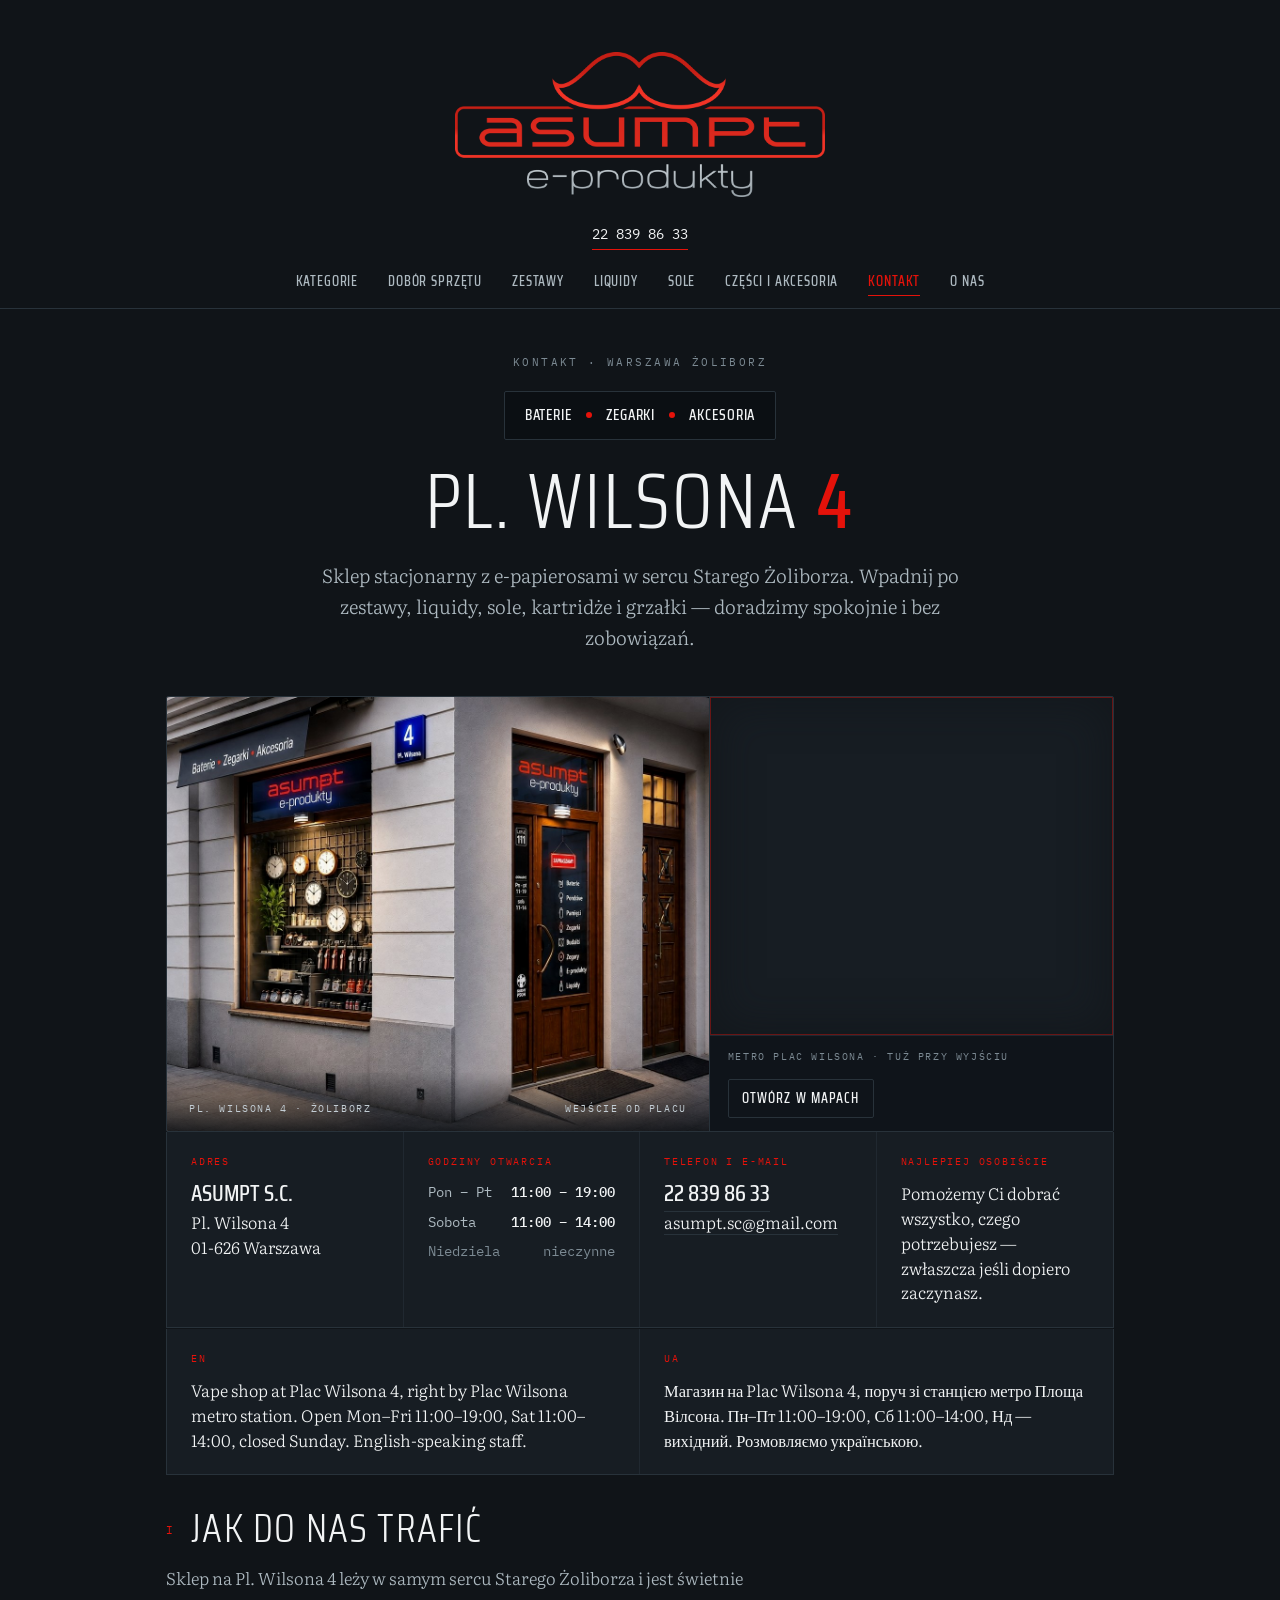
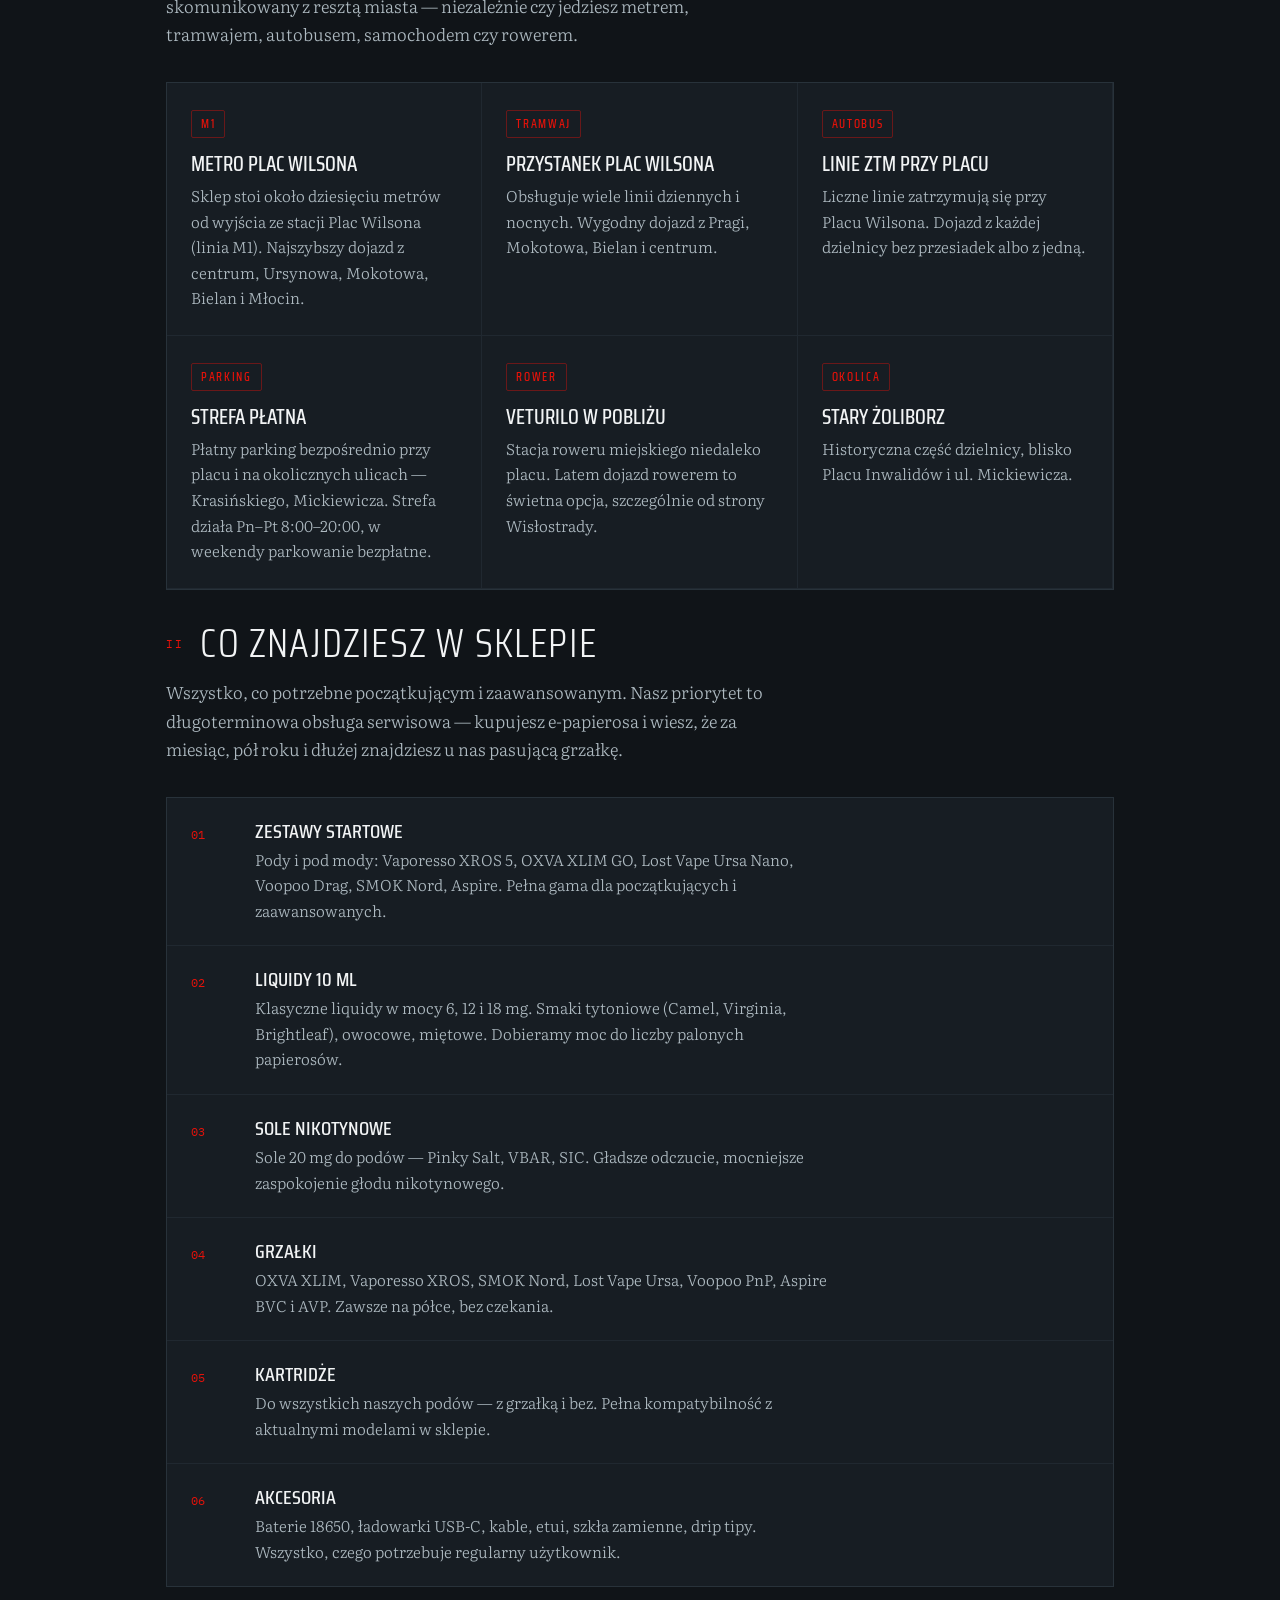
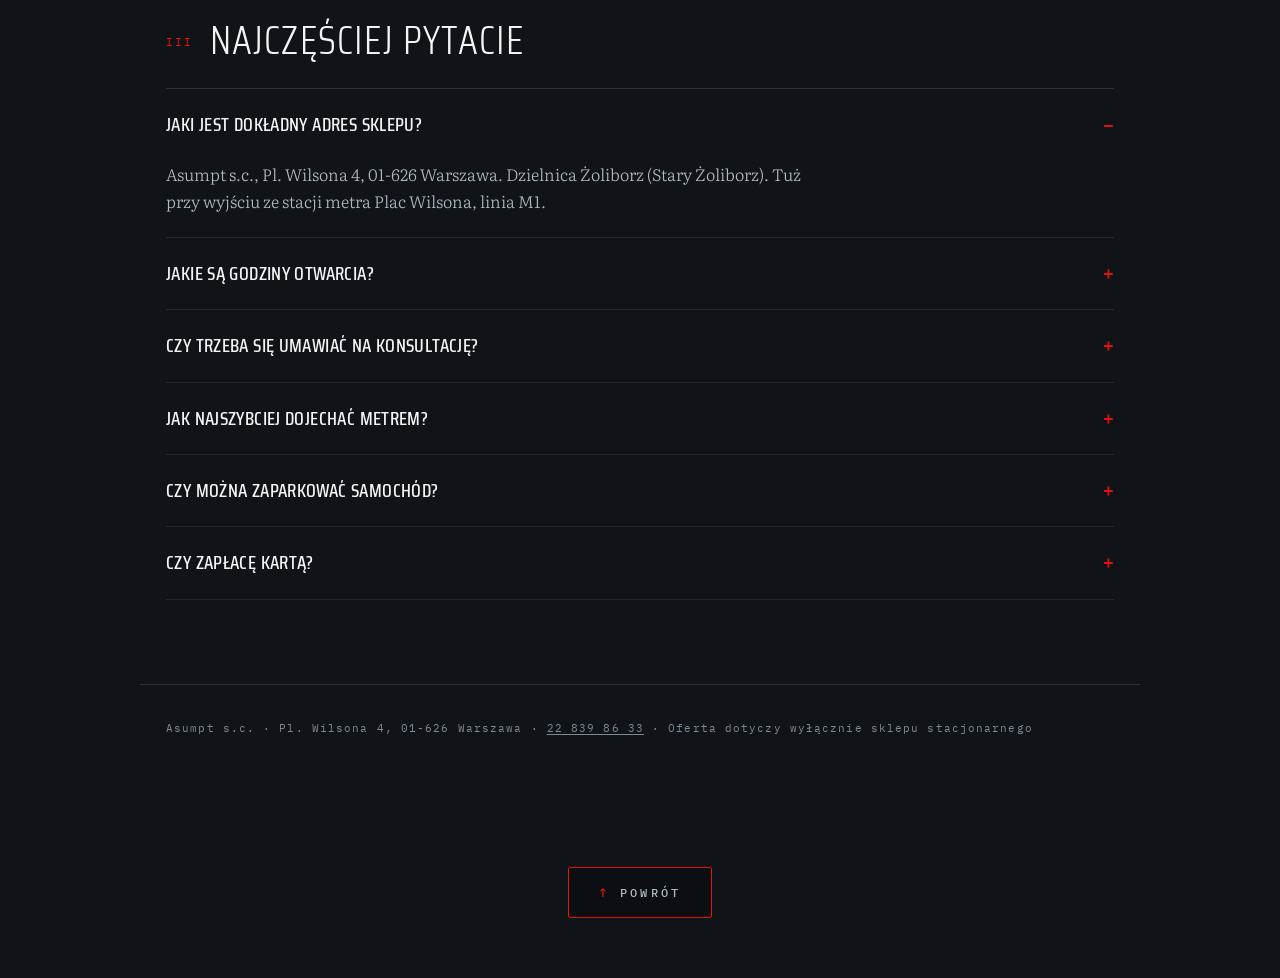
<file: 02-wnetrze-sklepu/kontakt.html>
<!DOCTYPE html>
<html lang="pl">
<head>
<meta charset="utf-8">
<meta name="viewport" content="width=device-width, initial-scale=1">
<title>Kontakt · Asumpt · Pl. Wilsona 4, Warszawa Żoliborz</title>
<link rel="icon" href="../favicon.ico" sizes="any">
<link rel="icon" type="image/png" sizes="32x32" href="../favicon-32.png">
<link rel="icon" type="image/png" sizes="192x192" href="../favicon-192.png">
<link rel="apple-touch-icon" href="../apple-touch-icon.png">
<meta name="description" content="Sklep z e-papierosami Asumpt, Pl. Wilsona 4, Warszawa Żoliborz. Pn–Pt 11:00–19:00, sobota 11:00–14:00. Tel. 22 839 86 33. Tuż przy wyjściu ze stacji metra Plac Wilsona. Pomożemy dobrać sprzęt.">
<link rel="canonical" href="https://vape-asumpt.pl/02-wnetrze-sklepu/kontakt.html">
<meta property="og:type" content="business.business">
<meta property="og:title" content="Kontakt · Asumpt · Pl. Wilsona 4, Warszawa Żoliborz">
<meta property="og:description" content="Sklep stacjonarny z e-papierosami na Starym Żoliborzu. Pn–Pt 11:00–19:00, sobota 11:00–14:00.">
<meta property="og:image" content="https://vape-asumpt.pl/asumpt-witryna-zoliborz.webp">
<meta property="og:locale" content="pl_PL">

<link rel="stylesheet" href="style.css">

<script type="application/ld+json">
{
  "@context": "https://schema.org",
  "@type": "ContactPage",
  "@id": "https://vape-asumpt.pl/02-wnetrze-sklepu/kontakt.html#contact",
  "url": "https://vape-asumpt.pl/02-wnetrze-sklepu/kontakt.html",
  "name": "Kontakt - Asumpt e-produkty",
  "inLanguage": "pl-PL",
  "about": {
    "@type": "Store",
    "@id": "https://vape-asumpt.pl/#localbusiness",
    "name": "Asumpt e-produkty"
  }
}
</script>

<script type="application/ld+json">
{
  "@context": "https://schema.org",
  "@type": "FAQPage",
  "@id": "https://vape-asumpt.pl/02-wnetrze-sklepu/kontakt.html#faq",
  "mainEntity": [
    {"@type":"Question","name":"Jaki jest dokładny adres sklepu Asumpt?","acceptedAnswer":{"@type":"Answer","text":"Asumpt s.c., Pl. Wilsona 4, 01-626 Warszawa. Dzielnica Żoliborz. Tuż przy wyjściu ze stacji metra Plac Wilsona M1."}},
    {"@type":"Question","name":"Jakie są godziny otwarcia?","acceptedAnswer":{"@type":"Answer","text":"Poniedziałek-Piątek: 11:00-19:00. Sobota: 11:00-14:00. Niedziele i święta nieczynne."}},
    {"@type":"Question","name":"Czy trzeba się umawiać na konsultację?","acceptedAnswer":{"@type":"Answer","text":"Nie. Wpadnij w godzinach otwarcia. Poświęcimy Ci tyle czasu, ile trzeba."}},
    {"@type":"Question","name":"Jak dojechać metrem?","acceptedAnswer":{"@type":"Answer","text":"Wysiądź na stacji Plac Wilsona (linia M1). Sklep jest praktycznie przy samym wyjściu, ok. 10 metrów. Z centrum Warszawy ok. 15 minut, z Mokotowa 20 minut."}},
    {"@type":"Question","name":"Czy można zaparkować samochód?","acceptedAnswer":{"@type":"Answer","text":"Tak. Na okolicznych ulicach działa Strefa Płatnego Parkowania, Pn-Pt 8:00-20:00. W weekendy parkowanie jest bezpłatne."}},
    {"@type":"Question","name":"Czy zapłacę kartą?","acceptedAnswer":{"@type":"Answer","text":"Tak. Przyjmujemy gotówkę i karty płatnicze (Visa, MasterCard). Bez minimalnej kwoty transakcji."}}
  ]
}
</script>

<script type="application/ld+json">
{
  "@context": "https://schema.org",
  "@type": "BreadcrumbList",
  "@id": "https://vape-asumpt.pl/02-wnetrze-sklepu/kontakt.html#breadcrumb",
  "itemListElement": [
    {"@type":"ListItem","position":1,"name":"Strona główna","item":"https://vape-asumpt.pl/"},
    {"@type":"ListItem","position":2,"name":"Kontakt","item":"https://vape-asumpt.pl/02-wnetrze-sklepu/kontakt.html"}
  ]
}
</script>

<style>

/* ---------- zdjęcie + dane ---------- */
.viewrow{display:grid;grid-template-columns:1.42fr 1fr;gap:0;border:1px solid var(--line);border-radius:2px;overflow:hidden}
@media (max-width:820px){.viewrow{grid-template-columns:1fr}}
.mapbox{position:relative;background:var(--plate);border-left:1px solid var(--line);display:flex;flex-direction:column;min-height:320px}
@media (max-width:820px){.mapbox{border-left:0;border-top:1px solid var(--line)}}
.mapbox iframe{border:0;width:100%;flex:1;min-height:262px;filter:grayscale(.35) contrast(1.05) brightness(.86)}
.mapfallback{
  flex:1;display:flex;flex-direction:column;align-items:center;justify-content:center;gap:10px;
  background:
    repeating-linear-gradient(58deg,rgba(147,160,168,.10) 0 1px,transparent 1px 34px),
    repeating-linear-gradient(-32deg,rgba(147,160,168,.08) 0 1px,transparent 1px 46px),
    radial-gradient(60% 60% at 50% 50%, rgba(229,18,10,.10), transparent 70%),
    var(--plate);
  font-family:"IBM Plex Mono",monospace;font-size:10.5px;letter-spacing:.16em;
  text-transform:uppercase;color:var(--muted);text-align:center;padding:20px;
}
.mapfallback b{
  font-family:"Saira Condensed",sans-serif;font-weight:500;font-size:20px;
  letter-spacing:.04em;color:var(--ink);
}
.mapbar{
  display:flex;justify-content:space-between;align-items:center;gap:14px;flex-wrap:wrap;
  padding:13px 18px;border-top:1px solid var(--line-soft);background:#0F141A;
}
.mapbar span{
  font-family:"IBM Plex Mono",monospace;font-size:10px;letter-spacing:.16em;
  text-transform:uppercase;color:var(--muted);
}
.mapbar a{
  font-family:"Saira Condensed",sans-serif;font-weight:500;text-transform:uppercase;
  font-size:14px;letter-spacing:.08em;color:var(--ink);text-decoration:none;
  border:1px solid var(--line);padding:7px 13px;border-radius:2px;
}
.mapbar a:hover,.mapbar a:focus-visible{border-color:var(--red);color:var(--red);outline:none}

.storefront{
  position:relative;overflow:hidden;
  min-height:320px;display:flex;align-items:flex-end;
  background:
    radial-gradient(46% 40% at 26% 46%, rgba(240,178,102,.26), transparent 70%),
    radial-gradient(28% 26% at 71% 40%, rgba(229,18,10,.14), transparent 72%),
    linear-gradient(180deg,#1B222A 0%,#141A20 62%,#0D1216 100%);
}
.storefront::before{
  content:"";position:absolute;left:8%;top:14%;width:30%;height:56%;
  border:1px solid rgba(147,160,168,.28);border-radius:2px;
  background:linear-gradient(180deg,rgba(240,178,102,.12),rgba(240,178,102,.03));
}
.slot{
  position:relative;z-index:2;width:100%;padding:22px 24px;
  display:flex;justify-content:space-between;align-items:flex-end;gap:20px;flex-wrap:wrap;
  background:linear-gradient(180deg,transparent,rgba(11,15,19,.86));
}
.slotnote{
  font-family:"IBM Plex Mono",monospace;font-size:10px;letter-spacing:.16em;
  text-transform:uppercase;color:var(--muted);margin:0;
}

.facts{
  display:grid;grid-template-columns:repeat(auto-fit,minmax(210px,1fr));
  border:1px solid var(--line);border-top:0;
}
.fact{padding:22px 24px;border-right:1px solid var(--line-soft);background:var(--plate)}
.fact:last-child{border-right:0}
.fact .label{
  font-family:"IBM Plex Mono",monospace;font-size:10px;letter-spacing:.18em;
  text-transform:uppercase;color:var(--muted);margin:0 0 12px;
}
.fact p{margin:0;color:var(--ink);font-size:16.5px;line-height:1.5}
.fact .big{
  font-family:"Saira Condensed",sans-serif;font-weight:500;text-transform:uppercase;
  font-size:23px;line-height:1.08;margin:0 0 4px;
}
.fact a{color:var(--ink);text-decoration:none;border-bottom:1px solid var(--line)}
.fact a:hover,.fact a:focus-visible{border-color:var(--red);color:var(--red);outline:none}
.hrs{list-style:none;margin:0;padding:0;display:flex;flex-direction:column;gap:7px}
.hrs li{
  display:flex;justify-content:space-between;gap:16px;
  font-family:"IBM Plex Mono",monospace;font-size:13.5px;color:var(--ink-2);
  font-variant-numeric:tabular-nums;
}
.hrs li b{color:var(--ink);font-weight:500}
.hrs li.off{color:var(--muted)}

.routes{display:grid;grid-template-columns:repeat(auto-fit,minmax(250px,1fr));border:1px solid var(--line)}
.route{padding:24px;border-right:1px solid var(--line-soft);border-bottom:1px solid var(--line-soft);background:var(--plate)}
.route .tagline{
  display:inline-block;font-family:"Saira Condensed",sans-serif;font-weight:500;
  font-size:12px;letter-spacing:.14em;text-transform:uppercase;color:var(--red);
  border:1px solid rgba(229,18,10,.4);padding:3px 9px;border-radius:2px;margin-bottom:14px;
}
.route h3{
  font-family:"Saira Condensed",sans-serif;font-weight:500;text-transform:uppercase;
  font-size:21px;margin:0 0 8px;line-height:1.1;
}
.route p{margin:0;color:var(--ink-2);font-size:15.5px}

.note{
  margin-top:20px;border-left:2px solid var(--red);padding:4px 0 4px 16px;
  font-family:"IBM Plex Mono",monospace;font-size:12.5px;line-height:1.65;color:var(--ink-2);max-width:62ch;
}

/* ====== zdjęcie witryny ====== */
@media (min-width:821px){
  .viewrow{grid-template-columns:1.34fr 1fr}
}
.storefront{
  position:relative;overflow:hidden;display:block;
  height:100%;min-height:300px;background:#0D1216;margin:0;
}
@media (max-width:820px){
  .storefront{aspect-ratio:1152/924;height:auto;min-height:0}
}
.storefront img{
  width:100%;height:100%;object-fit:cover;object-position:50% 50%;display:block;
  filter:saturate(.94) contrast(1.04) brightness(.97);
}
.storefront figcaption{
  position:absolute;left:0;right:0;bottom:0;z-index:2;
  padding:30px 22px 14px;
  display:flex;justify-content:space-between;align-items:flex-end;gap:8px 18px;flex-wrap:wrap;
  background:linear-gradient(180deg,transparent,rgba(9,12,16,.86));
  font-family:"IBM Plex Mono",monospace;font-size:10px;letter-spacing:.16em;
  text-transform:uppercase;color:#C3CDD4;margin:0;
}

/* ====== plan placu ====== */
/* min-width:0 — bez tego wąska kolumna nie może się skurczyć i plan
   placu jest przycinany, zanim wczytają się fonty z Google */
.mapbox{min-height:0;min-width:0}
.mapembed-wrap{position:relative;flex:1;min-height:0}
.mapembed{position:absolute;inset:0;width:100%;height:100%;border:0}
.mapembed-tint{position:absolute;inset:0;pointer-events:none;
  box-shadow:inset 0 0 0 1px rgba(229,18,10,.4), inset 0 0 40px 8px rgba(16,20,24,.55)}
.plan{flex:1;width:100%;height:100%;min-height:0;display:block;background:var(--plate)}
/* na telefonie .viewrow staje się jedną kolumną — zdjęcie i mapa nie
   dzielą już wspólnej wysokości wiersza grida, więc flex:1 nie ma z czego
   czerpać wysokości i mapa się zapada. Realna wysokość na wąskim ekranie.
   Musi być NIŻEJ niż .plan/.mapembed-wrap wyżej, inaczej kaskada je nadpisze. */
@media (max-width:820px){.mapembed-wrap{min-height:280px}}
/* etykiety w pasku danych — czerwone */
.fact .label{color:var(--red)}

.sintro{margin:14px 0 34px}
</style>
</head>
<body>
<div class="wrap top">
  <img class="logo" alt="asumpt e-produkty" src="../logo-asumpt.png">
  <a class="tel" href="tel:+48228398633">22 839 86 33</a>
</div>

<div class="navbar">
  <nav class="navbar-desktop wrap" aria-label="Nawigacja główna">
    <ul>
      <li><a href="index.html">Kategorie</a></li>
      <li><a href="dobor-sprzetu.html">Dobór sprzętu</a></li>
      <li><a href="zestawy.html">Zestawy</a></li>
      <li><a href="liquidy.html">Liquidy</a></li>
      <li><a href="sole.html">Sole</a></li>
      <li><a href="czesci-akcesoria.html">Części i akcesoria</a></li>
      <li><a href="kontakt.html" aria-current="page">Kontakt</a></li>
      <li><a href="o-nas.html">O nas</a></li>
    </ul>
  </nav>
  <details class="navbar-mobile">
    <summary>Menu</summary>
    <nav aria-label="Nawigacja główna">
      <ul>
        <li><a href="index.html">Kategorie</a></li>
        <li><a href="dobor-sprzetu.html">Dobór sprzętu</a></li>
        <li><a href="zestawy.html">Zestawy</a></li>
        <li><a href="liquidy.html">Liquidy</a></li>
        <li><a href="sole.html">Sole</a></li>
        <li><a href="czesci-akcesoria.html">Części i akcesoria</a></li>
        <li><a href="kontakt.html" aria-current="page">Kontakt</a></li>
        <li><a href="o-nas.html">O nas</a></li>
      </ul>
    </nav>
  </details>
</div>

<div class="wrap hero">
  <p class="eyebrow">Kontakt · Warszawa Żoliborz</p>
  <div class="sign">Baterie <i></i> Zegarki <i></i> Akcesoria</div>
  <h1 style="margin-top:24px">Pl. Wilsona <em>4</em></h1>
  <p class="lede">Sklep stacjonarny z e-papierosami w sercu Starego Żoliborza. Wpadnij po zestawy, liquidy, sole, kartridże i grzałki — doradzimy spokojnie i bez zobowiązań.</p>
</div>

<div class="wrap">
  <div class="viewrow">
    <figure class="storefront" style="margin:0">
      <img src="../asumpt-wystawa-plac-wilsona.jpg" alt="Witryna sklepu Asumpt na Pl. Wilsona 4 — markiza „Baterie · Zegarki · Akcesoria”, czerwony szyld i okno wystawowe z zegarami">
      <figcaption>
        <span>Pl. Wilsona 4 · Żoliborz</span>
        <span>Wejście od placu</span>
      </figcaption>
    </figure>

    <div class="mapbox">
<div class="plan mapembed-wrap">
  <iframe class="mapembed" src="https://maps.google.com/maps?q=Vape+Shop+ASUMPT,+Plac+Wilsona+4,+Warszawa&z=17&output=embed" loading="lazy" referrerpolicy="no-referrer-when-downgrade" title="Mapa: Asumpt, Pl. Wilsona 4, Warszawa"></iframe>
  <div class="mapembed-tint" aria-hidden="true"></div>
</div>
      <div class="mapbar">
        <span>Metro Plac Wilsona · tuż przy wyjściu</span>
        <a href="https://www.google.com/maps/place/Vape+Shop+ASUMPT/@52.269328,20.985132,17z" target="_blank" rel="noopener">Otwórz w Mapach</a>
      </div>
    </div>
  </div>

  <div class="facts">
    <div class="fact">
      <p class="label">Adres</p>
      <p class="big">Asumpt s.c.</p>
      <p>Pl. Wilsona 4<br>01-626 Warszawa</p>
    </div>
    <div class="fact">
      <p class="label">Godziny otwarcia</p>
      <ul class="hrs">
        <li><span>Pon – Pt</span><b>11:00 – 19:00</b></li>
        <li><span>Sobota</span><b>11:00 – 14:00</b></li>
        <li class="off"><span>Niedziela</span><span>nieczynne</span></li>
      </ul>
    </div>
    <div class="fact">
      <p class="label">Telefon i e-mail</p>
      <p class="big"><a href="tel:+48228398633">22 839 86 33</a></p>
      <p><a href="mailto:asumpt.sc@gmail.com">asumpt.sc@gmail.com</a></p>
    </div>
    <div class="fact">
      <p class="label">Najlepiej osobiście</p>
      <p>Pomożemy Ci dobrać wszystko, czego potrzebujesz — zwłaszcza jeśli dopiero zaczynasz.</p>
    </div>
  </div>

  <div class="facts" style="margin-top:1px">
    <div class="fact">
      <p class="label">EN</p>
      <p>Vape shop at Plac Wilsona 4, right by Plac Wilsona metro station. Open Mon–Fri 11:00–19:00, Sat 11:00–14:00, closed Sunday. English-speaking staff.</p>
    </div>
    <div class="fact">
      <p class="label">UA</p>
      <p>Магазин на Plac Wilsona 4, поруч зі станцією метро Площа Вілсона. Пн–Пт 11:00–19:00, Сб 11:00–14:00, Нд — вихідний. Розмовляємо українською.</p>
    </div>
  </div>
</div>

<!-- ============ I. dojazd ============ -->
<section class="wrap">
  <div class="shead"><span class="snum">I</span><h2>Jak do nas trafić</h2></div>
  <p class="sintro">Sklep na Pl. Wilsona 4 leży w samym sercu Starego Żoliborza i jest świetnie skomunikowany z resztą miasta — niezależnie czy jedziesz metrem, tramwajem, autobusem, samochodem czy rowerem.</p>

  <div class="routes">
    <div class="route">
      <span class="tagline">M1</span>
      <h3>Metro Plac Wilsona</h3>
      <p>Sklep stoi około dziesięciu metrów od wyjścia ze stacji Plac Wilsona (linia M1). Najszybszy dojazd z centrum, Ursynowa, Mokotowa, Bielan i Młocin.</p>
    </div>
    <div class="route">
      <span class="tagline">Tramwaj</span>
      <h3>Przystanek Plac Wilsona</h3>
      <p>Obsługuje wiele linii dziennych i nocnych. Wygodny dojazd z Pragi, Mokotowa, Bielan i centrum.</p>
    </div>
    <div class="route">
      <span class="tagline">Autobus</span>
      <h3>Linie ZTM przy placu</h3>
      <p>Liczne linie zatrzymują się przy Placu Wilsona. Dojazd z każdej dzielnicy bez przesiadek albo z jedną.</p>
    </div>
    <div class="route">
      <span class="tagline">Parking</span>
      <h3>Strefa płatna</h3>
      <p>Płatny parking bezpośrednio przy placu i na okolicznych ulicach — Krasińskiego, Mickiewicza. Strefa działa Pn–Pt 8:00–20:00, w weekendy parkowanie bezpłatne.</p>
    </div>
    <div class="route">
      <span class="tagline">Rower</span>
      <h3>Veturilo w pobliżu</h3>
      <p>Stacja roweru miejskiego niedaleko placu. Latem dojazd rowerem to świetna opcja, szczególnie od strony Wisłostrady.</p>
    </div>
    <div class="route">
      <span class="tagline">Okolica</span>
      <h3>Stary Żoliborz</h3>
      <p>Historyczna część dzielnicy, blisko Placu Inwalidów i ul. Mickiewicza.</p>
    </div>
  </div>
</section>

<!-- ============ II. w sklepie ============ -->
<section class="wrap">
  <div class="shead"><span class="snum">II</span><h2>Co znajdziesz w sklepie</h2></div>
  <p class="sintro">Wszystko, co potrzebne początkującym i zaawansowanym. Nasz priorytet to długoterminowa obsługa serwisowa — kupujesz e-papierosa i wiesz, że za miesiąc, pół roku i dłużej znajdziesz u nas pasującą grzałkę.</p>

  <div class="door">
    <ol>
      <li><span class="no">01</span><div><h3>Zestawy startowe</h3><p>Pody i pod mody: Vaporesso XROS 5, OXVA XLIM GO, Lost Vape Ursa Nano, Voopoo Drag, SMOK Nord, Aspire. Pełna gama dla początkujących i zaawansowanych.</p></div></li>
      <li><span class="no">02</span><div><h3>Liquidy 10 ml</h3><p>Klasyczne liquidy w mocy 6, 12 i 18 mg. Smaki tytoniowe (Camel, Virginia, Brightleaf), owocowe, miętowe. Dobieramy moc do liczby palonych papierosów.</p></div></li>
      <li><span class="no">03</span><div><h3>Sole nikotynowe</h3><p>Sole 20 mg do podów — Pinky Salt, VBAR, SIC. Gładsze odczucie, mocniejsze zaspokojenie głodu nikotynowego.</p></div></li>
      <li><span class="no">04</span><div><h3>Grzałki</h3><p>OXVA XLIM, Vaporesso XROS, SMOK Nord, Lost Vape Ursa, Voopoo PnP, Aspire BVC i AVP. Zawsze na półce, bez czekania.</p></div></li>
      <li><span class="no">05</span><div><h3>Kartridże</h3><p>Do wszystkich naszych podów — z grzałką i bez. Pełna kompatybilność z aktualnymi modelami w sklepie.</p></div></li>
      <li><span class="no">06</span><div><h3>Akcesoria</h3><p>Baterie 18650, ładowarki USB-C, kable, etui, szkła zamienne, drip tipy. Wszystko, czego potrzebuje regularny użytkownik.</p></div></li>
    </ol>
  </div>
</section>

<!-- ============ III. FAQ ============ -->
<section class="wrap">
  <div class="shead"><span class="snum">III</span><h2>Najczęściej pytacie</h2></div>
  <div class="faq" style="margin-top:26px">
    <details open>
      <summary>Jaki jest dokładny adres sklepu?</summary>
      <p>Asumpt s.c., Pl. Wilsona 4, 01-626 Warszawa. Dzielnica Żoliborz (Stary Żoliborz). Tuż przy wyjściu ze stacji metra Plac Wilsona, linia M1.</p>
    </details>
    <details>
      <summary>Jakie są godziny otwarcia?</summary>
      <p>Poniedziałek – piątek: 11:00–19:00. Sobota: 11:00–14:00. Niedziele nieczynne. Bez zmian w święta państwowe — sklep zamknięty.</p>
    </details>
    <details>
      <summary>Czy trzeba się umawiać na konsultację?</summary>
      <p>Nie, wpadnij w godzinach otwarcia. Poświęcimy Ci tyle czasu, ile trzeba. Jeśli chcesz mieć pewność, że nie trafisz na większy ruch, najlepiej dzwonić rano (11:00–13:00) albo po 18:00 w dni powszednie.</p>
    </details>
    <details>
      <summary>Jak najszybciej dojechać metrem?</summary>
      <p>Wysiądź na stacji Plac Wilsona (linia M1), wyjście w kierunku placu. Sklep jest praktycznie przy samym wyjściu — jakieś dziesięć metrów. Z centrum Warszawy zajmuje to około 15 minut, z Mokotowa 20, z Ursynowa 25.</p>
    </details>
    <details>
      <summary>Czy można zaparkować samochód?</summary>
      <p>Tak, na okolicznych ulicach jest płatny parking miejski. Strefa Płatnego Parkowania działa Pn–Pt 8:00–20:00, w weekendy parkowanie jest bezpłatne. Najbliższe miejsca to ul. Krasińskiego, ul. Mickiewicza i sam Pl. Wilsona.</p>
    </details>
    <details>
      <summary>Czy zapłacę kartą?</summary>
      <p>Tak. Przyjmujemy gotówkę i karty płatnicze (Visa, MasterCard), bez minimalnej kwoty transakcji.</p>
    </details>
  </div>
</section>

<footer class="wrap">
  <p class="fnote">Asumpt s.c. · Pl. Wilsona 4, 01-626 Warszawa · <a href="tel:+48228398633" class="fnote-tel">22 839 86 33</a> · Oferta dotyczy wyłącznie sklepu stacjonarnego</p>
</footer>
<div class="wrap" style="text-align:center;padding-bottom:60px">
  <a class="back-to-top" href="#" aria-label="Powrót na górę strony"><span aria-hidden="true">↑</span> Powrót</a>
</div>
</body>
</html>
</file>
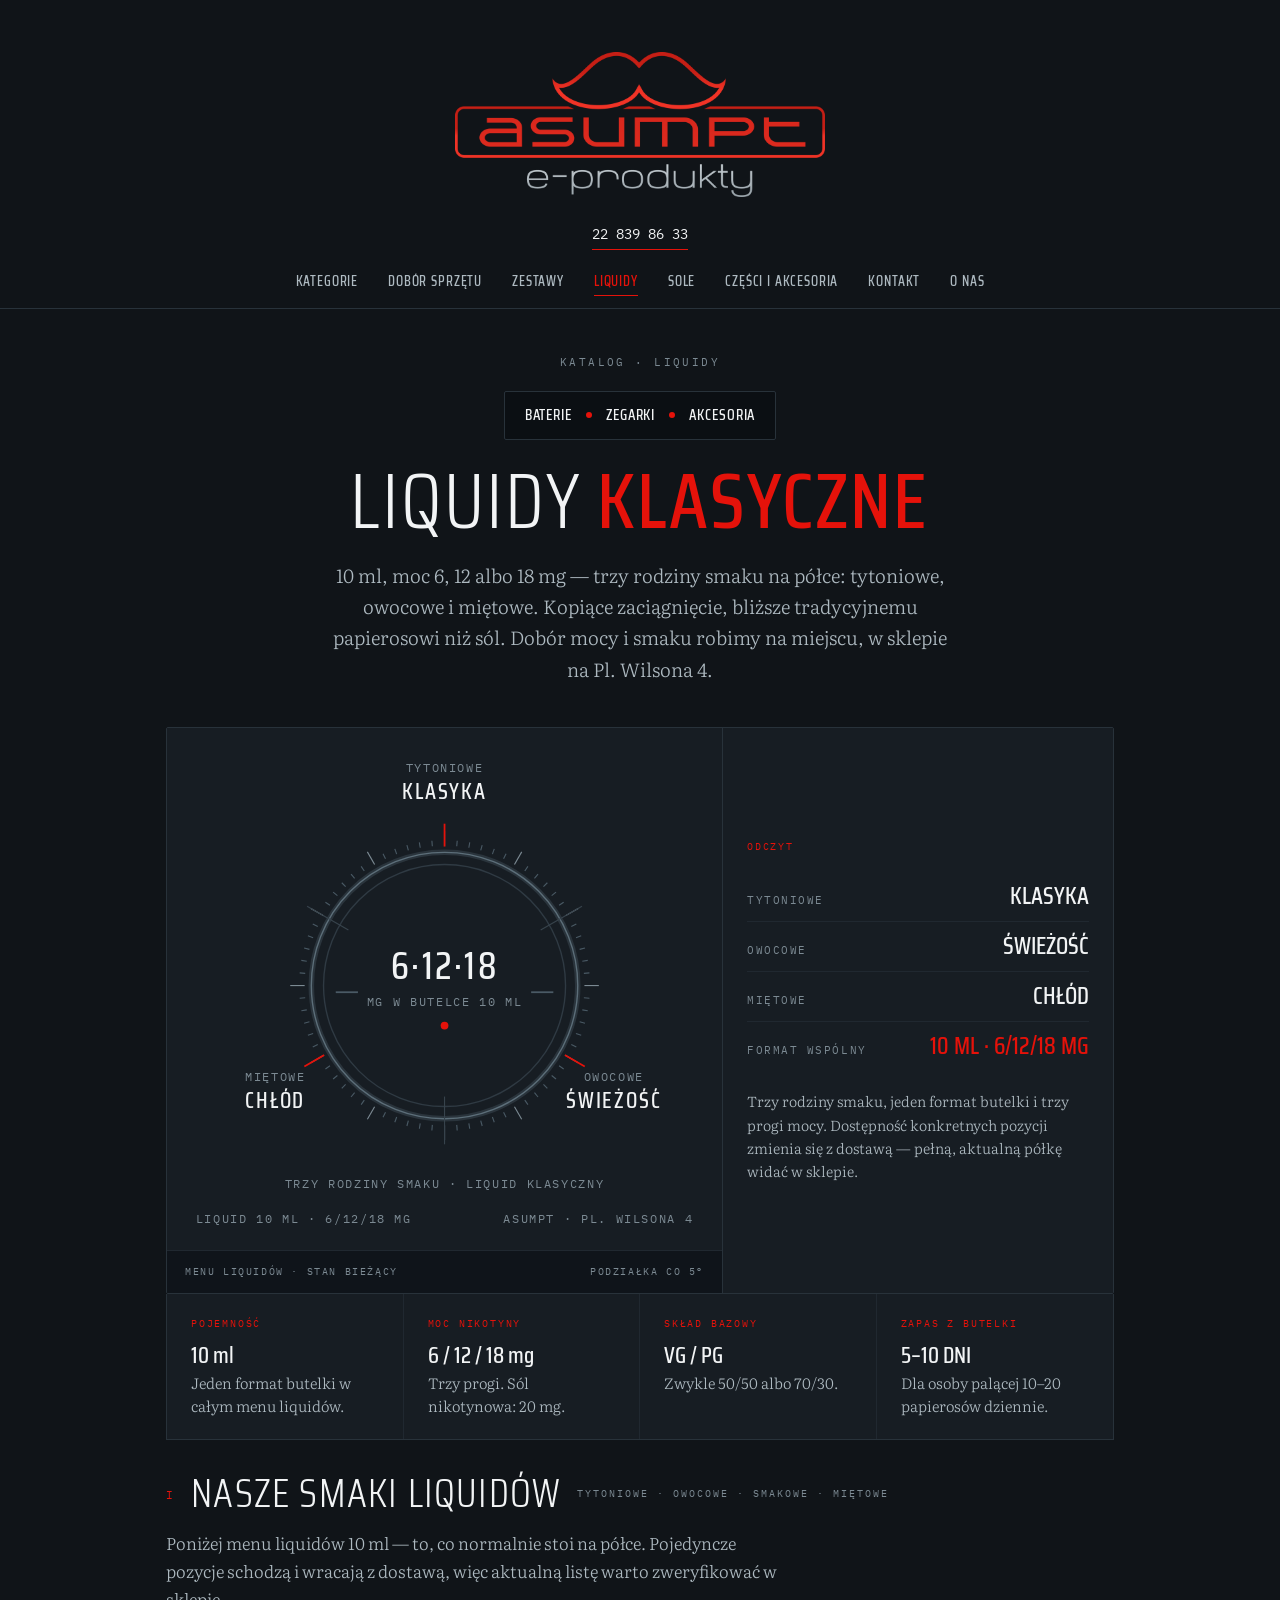
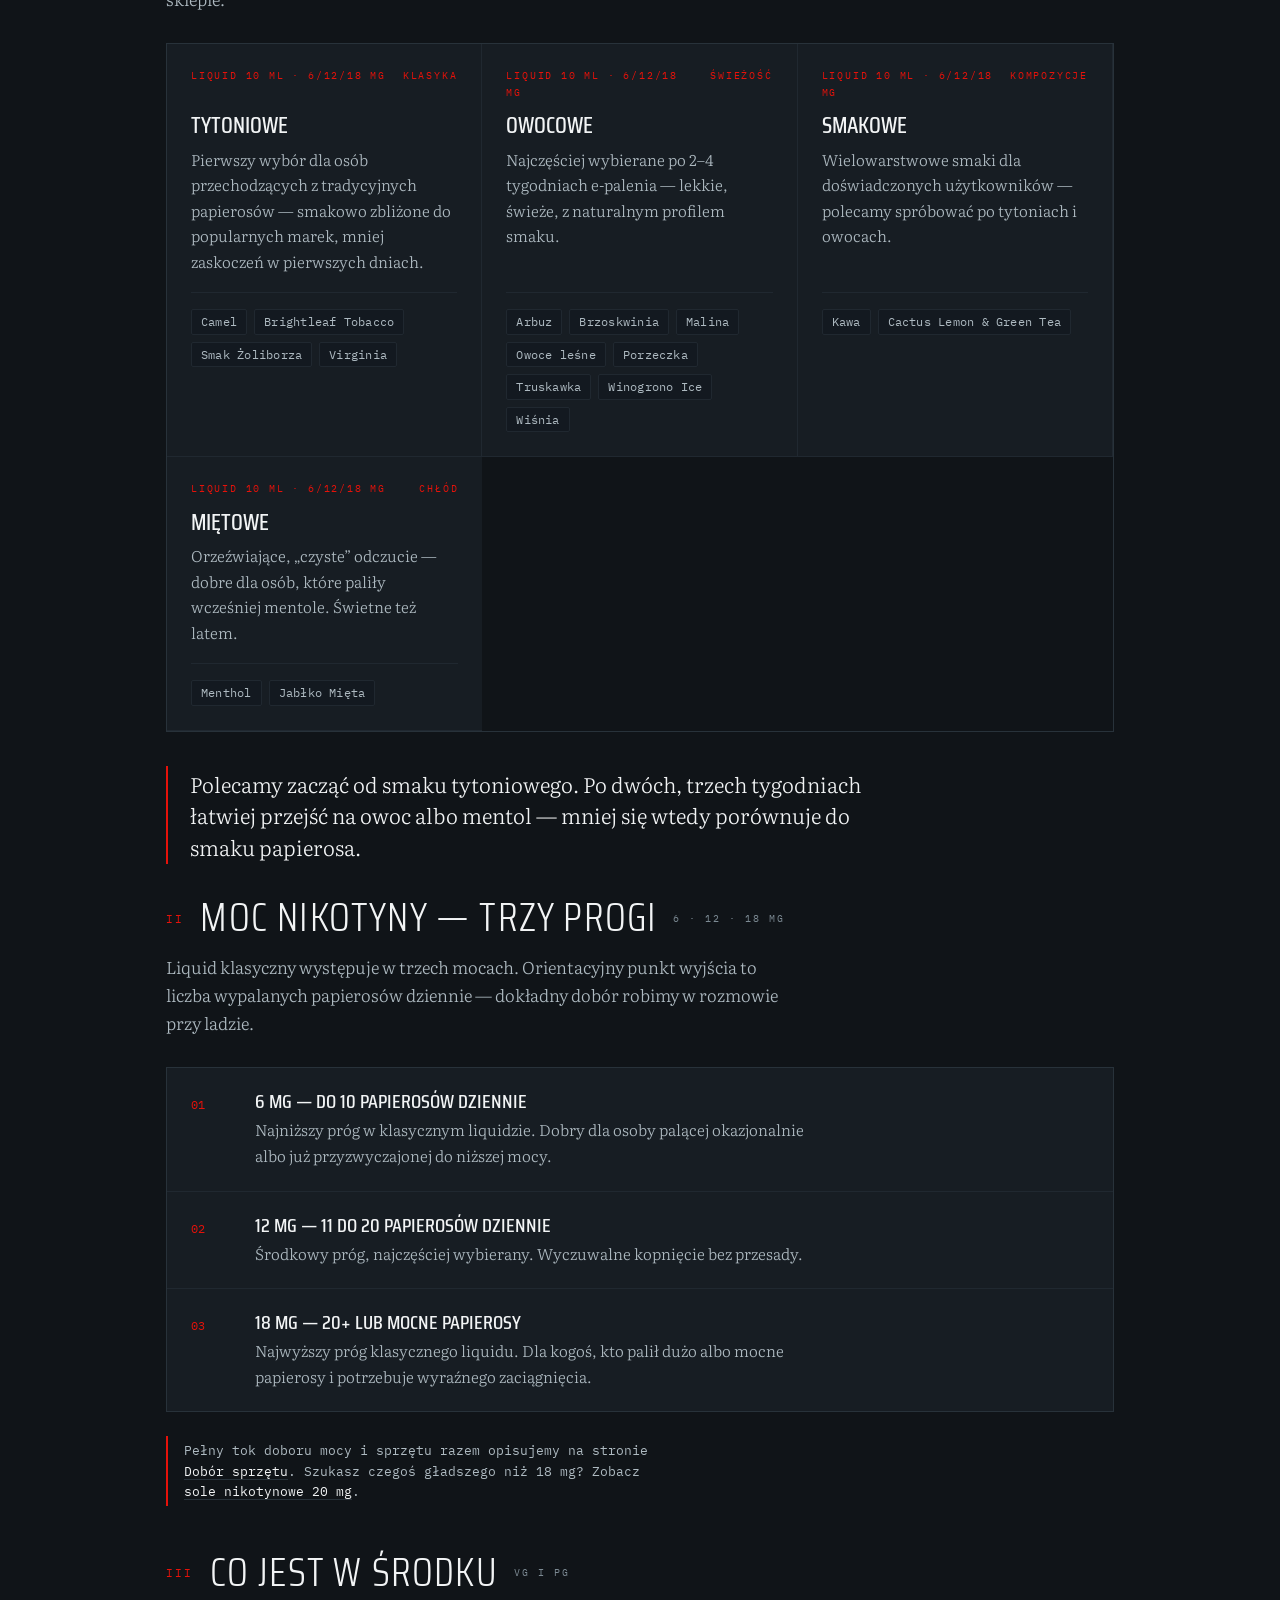
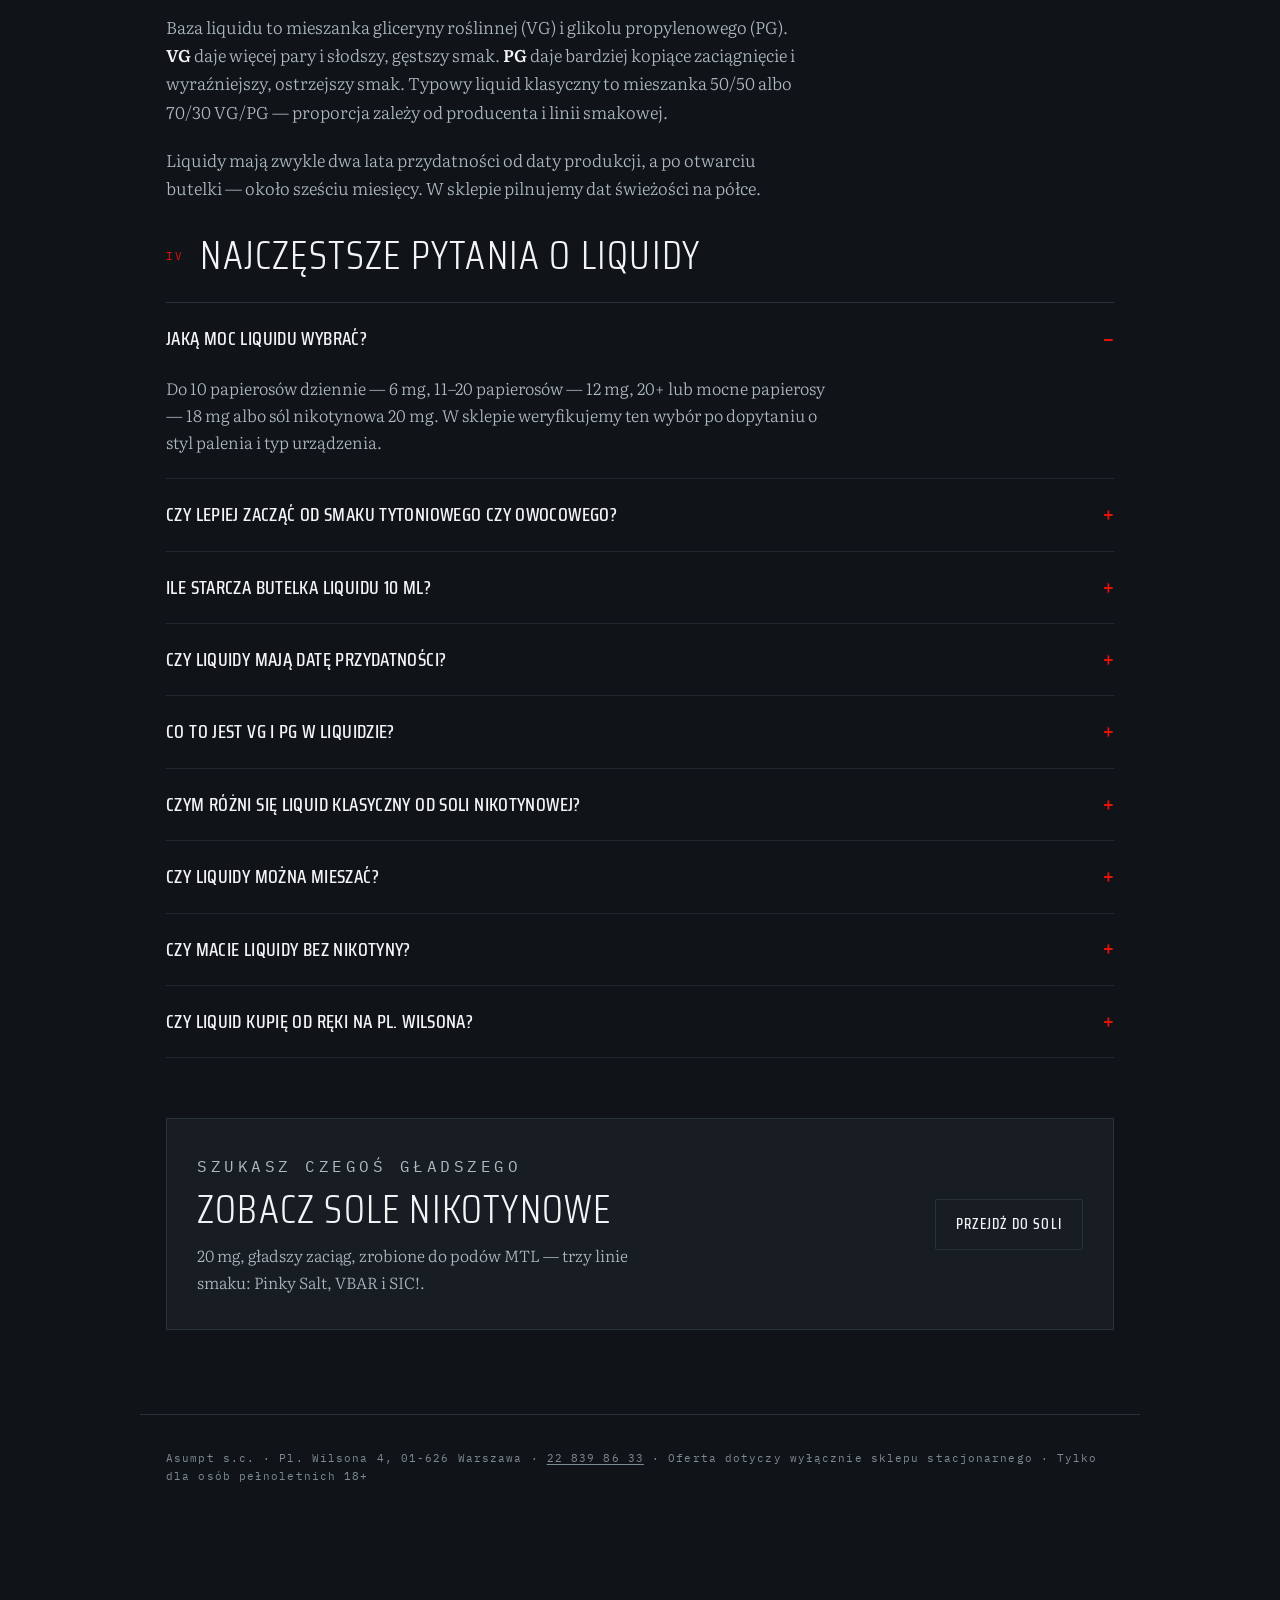
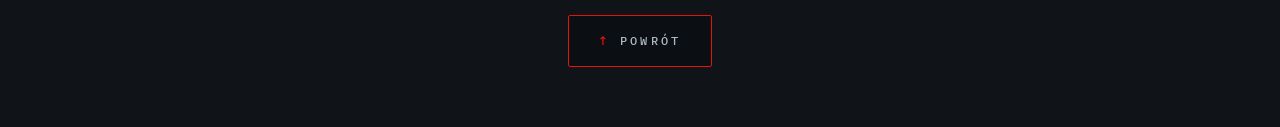
<file: 02-wnetrze-sklepu/liquidy.html>
<!DOCTYPE html>
<html lang="pl">
<head>
<meta charset="utf-8">
<meta name="viewport" content="width=device-width, initial-scale=1">
<title>Liquidy 10 ml Warszawa Żoliborz · 6/12/18 mg · Asumpt Pl. Wilsona</title>
<link rel="icon" href="../favicon.ico" sizes="any">
<link rel="icon" type="image/png" sizes="32x32" href="../favicon-32.png">
<link rel="icon" type="image/png" sizes="192x192" href="../favicon-192.png">
<link rel="apple-touch-icon" href="../apple-touch-icon.png">
<meta name="description" content="Liquidy klasyczne do e-papierosów 10 ml, moc 6/12/18 mg. Smaki tytoniowe, owocowe i miętowe w sklepie Asumpt, Pl. Wilsona 4, Warszawa Żoliborz. Doradzamy dobór mocy i smaku.">
<link rel="canonical" href="https://vape-asumpt.pl/02-wnetrze-sklepu/liquidy.html">
<meta property="og:type" content="website">
<meta property="og:title" content="Liquidy 10 ml · 6/12/18 mg · Tytoniowe, owocowe, miętowe · Asumpt">
<meta property="og:description" content="Klasyczne liquidy 6/12/18 mg w sklepie na Pl. Wilsona 4 w Warszawie. Doradzamy dobór mocy i smaku do urządzenia.">
<meta property="og:image" content="https://vape-asumpt.pl/asumpt-witryna-zoliborz.webp">
<meta property="og:locale" content="pl_PL">

<link rel="stylesheet" href="style.css">

<script type="application/ld+json">
{
  "@context": "https://schema.org",
  "@type": "WebPage",
  "@id": "https://vape-asumpt.pl/02-wnetrze-sklepu/liquidy.html#webpage",
  "url": "https://vape-asumpt.pl/02-wnetrze-sklepu/liquidy.html",
  "name": "Liquidy 10 ml - 6/12/18 mg, tytoniowe, owocowe, miętowe",
  "inLanguage": "pl-PL",
  "about": {
    "@type": "Store",
    "@id": "https://vape-asumpt.pl/#localbusiness",
    "name": "Asumpt e-produkty"
  }
}
</script>

<script type="application/ld+json">
{
  "@context": "https://schema.org",
  "@type": "FAQPage",
  "@id": "https://vape-asumpt.pl/02-wnetrze-sklepu/liquidy.html#faq",
  "mainEntity": [
    {"@type":"Question","name":"Jaką moc liquidu wybrać?","acceptedAnswer":{"@type":"Answer","text":"Do 10 papierosów dziennie - 6 mg, 11-20 papierosów - 12 mg, 20+ lub mocne papierosy - 18 mg albo sól nikotynowa 20 mg. W sklepie weryfikujemy wybór po dopytaniu o styl palenia i typ urządzenia."}},
    {"@type":"Question","name":"Czy lepiej zacząć od smaku tytoniowego czy owocowego?","acceptedAnswer":{"@type":"Answer","text":"Polecamy zacząć od smaku tytoniowego, najbliższego dotychczasowym papierosom. Po 2-4 tygodniach łatwiej przejść na owoce, mentole i smaki bardziej odległe od tytoniu."}},
    {"@type":"Question","name":"Ile starcza butelka liquidu 10 ml?","acceptedAnswer":{"@type":"Answer","text":"Średnio 5-10 dni dla osoby palącej 10-20 papierosów dziennie. Dokładne zużycie zależy od oporności grzałki i mocy urządzenia."}},
    {"@type":"Question","name":"Czy liquidy mają datę przydatności?","acceptedAnswer":{"@type":"Answer","text":"Tak. Liquidy mają zwykle dwa lata od daty produkcji, a po otwarciu butelki - około sześciu miesięcy. W Asumpt pilnujemy dat świeżości na półce."}},
    {"@type":"Question","name":"Co to jest VG i PG w liquidzie?","acceptedAnswer":{"@type":"Answer","text":"VG (gliceryna roślinna) daje więcej pary i słodszy smak. PG (glikol propylenowy) daje bardziej kopiące zaciągnięcie i wyraźniejszy smak. Typowy liquid klasyczny to mieszanka 50/50 lub 70/30 VG/PG."}},
    {"@type":"Question","name":"Czym różni się liquid klasyczny od soli nikotynowej?","acceptedAnswer":{"@type":"Answer","text":"Liquid klasyczny (6/12/18 mg) daje bardziej kopiący zaciąg i sprawdza się w pod modach DTL. Sól nikotynowa (zwykle 20 mg) jest gładsza i lepiej współpracuje z podami MTL. Pełne porównanie jest na stronie soli nikotynowych."}},
    {"@type":"Question","name":"Czy liquidy można mieszać?","acceptedAnswer":{"@type":"Answer","text":"Tak, liquidy o tej samej mocy nikotyny i podobnym profilu mieszają się bez problemu. Mieszanie różnych mocy da moc pośrednią. Przy pierwszych próbach doradzimy w sklepie."}},
    {"@type":"Question","name":"Czy macie liquidy bez nikotyny?","acceptedAnswer":{"@type":"Answer","text":"Tak, mamy też liquidy 0 mg - dla osób, które chcą zachować rytuał e-palenia bez dawki nikotyny."}},
    {"@type":"Question","name":"Czy liquid kupię od ręki w sklepie na Żoliborzu?","acceptedAnswer":{"@type":"Answer","text":"Tak. Liquidy 10 ml dostępne są od ręki w sklepie stacjonarnym Asumpt przy Pl. Wilsona 4 w Warszawie. Oferta dotyczy wyłącznie sklepu stacjonarnego."}}
  ]
}
</script>

<script type="application/ld+json">
{
  "@context": "https://schema.org",
  "@type": "BreadcrumbList",
  "@id": "https://vape-asumpt.pl/02-wnetrze-sklepu/liquidy.html#breadcrumb",
  "itemListElement": [
    {"@type":"ListItem","position":1,"name":"Strona główna","item":"https://vape-asumpt.pl/"},
    {"@type":"ListItem","position":2,"name":"Liquidy","item":"https://vape-asumpt.pl/02-wnetrze-sklepu/liquidy.html"}
  ]
}
</script>
<style>

/* ---------- przyrząd + odczyt ---------- */
.viewrow{display:grid;grid-template-columns:1.42fr 1fr;gap:0;border:1px solid var(--line);border-radius:2px;overflow:hidden}
@media (max-width:820px){.viewrow{grid-template-columns:1fr}}
.mapbox{position:relative;background:var(--plate);display:flex;flex-direction:column;min-height:0;min-width:0}
.mapbar{
  display:flex;justify-content:space-between;align-items:center;gap:14px;flex-wrap:wrap;
  padding:13px 18px;border-top:1px solid var(--line-soft);background:#0F141A;
}
.mapbar span{
  font-family:"IBM Plex Mono",monospace;font-size:10px;letter-spacing:.16em;
  text-transform:uppercase;color:var(--muted);
}

.read{
  background:var(--plate);border-left:1px solid var(--line);min-width:0;
  padding:24px;display:flex;flex-direction:column;justify-content:center;
}
@media (max-width:820px){.read{border-left:0;border-top:1px solid var(--line)}}
.read .label{
  font-family:"IBM Plex Mono",monospace;font-size:10px;letter-spacing:.18em;
  text-transform:uppercase;color:var(--red);margin:0 0 16px;
}
.read ul{list-style:none;margin:0;padding:0}
.read li{
  display:flex;justify-content:space-between;align-items:baseline;gap:14px;
  padding:12px 0;border-bottom:1px solid var(--line-soft);
}
.read li:last-child{border-bottom:0}
.read li .k{
  font-family:"IBM Plex Mono",monospace;font-size:11px;letter-spacing:.14em;
  text-transform:uppercase;color:var(--muted);
}
.read li b{
  font-family:"Saira Condensed",sans-serif;font-weight:500;text-transform:uppercase;
  font-size:24px;line-height:1;color:var(--ink);white-space:nowrap;
}
.read li.salt b{color:var(--red)}
.read .rnote{margin:18px 0 0;color:var(--ink-2);font-size:14.5px;line-height:1.6}

/* ---------- pasek danych ---------- */
.facts{
  display:grid;grid-template-columns:repeat(auto-fit,minmax(210px,1fr));
  border:1px solid var(--line);border-top:0;
}
.fact{padding:22px 24px;border-right:1px solid var(--line-soft);background:var(--plate)}
.fact:last-child{border-right:0}
.fact .label{
  font-family:"IBM Plex Mono",monospace;font-size:10px;letter-spacing:.18em;
  text-transform:uppercase;color:var(--red);margin:0 0 12px;
}
.fact p{margin:0;color:var(--ink);font-size:16.5px;line-height:1.5}
.fact .big{
  font-family:"Saira Condensed",sans-serif;font-weight:500;text-transform:uppercase;
  font-size:23px;line-height:1.08;margin:0 0 4px;
}
.fact .big.unit{text-transform:none}
.fact .sub{color:var(--ink-2);font-size:15px}

a.inl{color:var(--ink);text-decoration:none;border-bottom:1px solid var(--line)}
a.inl:hover,a.inl:focus-visible{border-color:var(--red);color:var(--red);outline:none}

.step{font-family:"IBM Plex Mono",monospace;font-size:10px;letter-spacing:.2em;text-transform:uppercase;color:var(--muted)}
.body p{max-width:64ch;margin:20px 0 0;color:var(--ink-2)}
.body p strong{color:var(--ink);font-weight:600}

/* kafelki */
.routes{display:grid;grid-template-columns:repeat(auto-fit,minmax(250px,1fr));border:1px solid var(--line);margin-top:30px}
.route{padding:24px;border-right:1px solid var(--line-soft);border-bottom:1px solid var(--line-soft);background:var(--plate)}
.route .tagline{
  display:inline-block;font-family:"Saira Condensed",sans-serif;font-weight:500;
  font-size:12px;letter-spacing:.14em;text-transform:uppercase;color:var(--red);
  border:1px solid rgba(229,18,10,.4);padding:3px 9px;border-radius:2px;margin-bottom:14px;
}
.route h3{
  font-family:"Saira Condensed",sans-serif;font-weight:500;text-transform:uppercase;
  font-size:21px;margin:0 0 8px;line-height:1.1;
}
.route p{margin:0;color:var(--ink-2);font-size:15.5px}
.route .ohm{
  display:block;margin-top:12px;font-family:"IBM Plex Mono",monospace;font-size:11.5px;
  letter-spacing:.12em;text-transform:uppercase;color:var(--muted);
}

/* linie liquidów — karta z menu smaków */
.lines{
  display:grid;grid-template-columns:repeat(auto-fit,minmax(290px,1fr));
  grid-template-rows:auto auto auto auto;
  border:1px solid var(--line);margin-top:30px;
}
.salt{padding:24px;border-right:1px solid var(--line-soft);border-bottom:1px solid var(--line-soft);background:var(--plate)}
@supports (grid-template-rows:subgrid){
  .salt{display:grid;grid-row:span 4;grid-template-rows:subgrid;align-content:start}
}
.salt:last-child{border-right:0}
.salt .cap{
  display:flex;justify-content:space-between;align-items:baseline;gap:14px;margin:0 0 12px;
  font-family:"IBM Plex Mono",monospace;font-size:10px;letter-spacing:.18em;
  text-transform:uppercase;color:var(--red);
}
.salt h3{
  font-family:"Saira Condensed",sans-serif;font-weight:500;text-transform:uppercase;
  font-size:23px;margin:0 0 8px;line-height:1.1;
}
.salt p{margin:0;color:var(--ink-2);font-size:15.5px}
.flav{
  list-style:none;display:flex;flex-wrap:wrap;gap:7px;
  align-content:flex-start;align-items:flex-start;
  margin:18px 0 0;padding:16px 0 0;border-top:1px solid var(--line-soft);
}
.flav li{
  font-family:"IBM Plex Mono",monospace;font-size:11.5px;line-height:1.35;letter-spacing:.02em;
  color:var(--ink-2);background:#131920;border:1px solid var(--line-soft);
  padding:4px 9px;border-radius:2px;
}

.door p + p{margin-top:12px}

/* uwaga i cytat */
.note{
  margin-top:24px;border-left:2px solid var(--red);padding:4px 0 4px 16px;
  font-family:"IBM Plex Mono",monospace;font-size:12.5px;line-height:1.65;color:var(--ink-2);max-width:62ch;
}
.quote{
  margin:34px 0 0;border-left:2px solid var(--red);padding:2px 0 2px 22px;
  font-size:21px;line-height:1.5;color:var(--ink);max-width:58ch;
}

/* przejście dalej */
.cta{
  margin-top:60px;border:1px solid var(--line);background:var(--plate);
  padding:34px 30px;display:flex;justify-content:space-between;align-items:center;
  gap:26px;flex-wrap:wrap;
}
.cta h2{margin:10px 0 0}
.cta p{margin:12px 0 0;color:var(--ink-2);max-width:52ch;font-size:16px}
.cta a{
  font-family:"Saira Condensed",sans-serif;font-weight:500;text-transform:uppercase;
  font-size:15px;letter-spacing:.08em;color:var(--ink);text-decoration:none;
  border:1px solid var(--line);padding:12px 20px;border-radius:2px;white-space:nowrap;
}
.cta a:hover,.cta a:focus-visible{border-color:var(--red);color:var(--red);outline:none}

/* ====== grafiki przyrządowe ====== */
.plan{flex:1;width:100%;height:auto;min-height:0;display:block;background:var(--plate)}
.tick{stroke:#4A5A65;stroke-width:1}
.tick.maj{stroke:#7C8A93}
.divider{stroke:#37434C;stroke-width:1}
.index{stroke:#4A5A65;stroke-width:1.6}
.ring{fill:none;stroke:#5C6E79;stroke-width:1.25}
.ring2{fill:none;stroke:#2A343C;stroke-width:5}
.ring3{fill:none;stroke:#2F3A43;stroke-width:1.25}
.lbl{
  font-family:"IBM Plex Mono",monospace;font-size:12px;letter-spacing:.14em;
  fill:var(--ink);text-transform:uppercase;
}
.lbl.dim{fill:var(--muted);font-size:10.5px}
.lbl.red{fill:var(--red);font-size:11px;letter-spacing:.12em}
.val{
  font-family:"Saira Condensed",sans-serif;font-weight:500;font-size:26px;
  letter-spacing:.06em;fill:var(--ink);text-transform:uppercase;
}
.val.sm{font-size:15px;letter-spacing:.04em;fill:var(--ink-2)}
.val.sec{font-size:20px;letter-spacing:.08em}
.hand{fill:none;stroke:var(--red);stroke-width:2;stroke-linecap:square}
.pin{fill:var(--red)}
.mark{stroke:var(--red);stroke-width:1.6;stroke-linecap:square}
.axis{stroke:#5C6E79;stroke-width:1.25}
.pole{
  font-family:"Saira Condensed",sans-serif;font-weight:500;font-size:22px;
  letter-spacing:.08em;fill:var(--ink);text-transform:uppercase;
}

.scale{
  width:100%;height:auto;display:block;margin-top:30px;
  border:1px solid var(--line);background:var(--plate);
}
.scale.tall{display:none}
@media (max-width:820px){
  .scale.wide{display:none}
  .scale.tall{display:block}
  .scale.tall .lbl{font-size:11px}
  .scale.tall .lbl.dim{font-size:9.5px}
  .scale.tall .lbl.red{font-size:10px}
  .scale.tall .val.sm{font-size:12.5px}
  .plan .lbl{font-size:15px}
  .plan .lbl.dim{font-size:13.5px}
}

.faq{margin-top:26px}
.door{margin-top:30px}
</style>
</head>
<body>
<div class="wrap top">
  <img class="logo" alt="asumpt e-produkty" src="../logo-asumpt.png">
  <a class="tel" href="tel:+48228398633">22 839 86 33</a>
</div>

<div class="navbar">
  <nav class="navbar-desktop wrap" aria-label="Nawigacja główna">
    <ul>
      <li><a href="index.html">Kategorie</a></li>
      <li><a href="dobor-sprzetu.html">Dobór sprzętu</a></li>
      <li><a href="zestawy.html">Zestawy</a></li>
      <li><a href="liquidy.html" aria-current="page">Liquidy</a></li>
      <li><a href="sole.html">Sole</a></li>
      <li><a href="czesci-akcesoria.html">Części i akcesoria</a></li>
      <li><a href="kontakt.html">Kontakt</a></li>
      <li><a href="o-nas.html">O nas</a></li>
    </ul>
  </nav>
  <details class="navbar-mobile">
    <summary>Menu</summary>
    <nav aria-label="Nawigacja główna">
      <ul>
        <li><a href="index.html">Kategorie</a></li>
        <li><a href="dobor-sprzetu.html">Dobór sprzętu</a></li>
        <li><a href="zestawy.html">Zestawy</a></li>
        <li><a href="liquidy.html" aria-current="page">Liquidy</a></li>
        <li><a href="sole.html">Sole</a></li>
        <li><a href="czesci-akcesoria.html">Części i akcesoria</a></li>
        <li><a href="kontakt.html">Kontakt</a></li>
        <li><a href="o-nas.html">O nas</a></li>
      </ul>
    </nav>
  </details>
</div>

<div class="wrap hero">
  <p class="eyebrow">Katalog · Liquidy</p>
  <div class="sign">Baterie <i></i> Zegarki <i></i> Akcesoria</div>
  <h1 style="margin-top:24px">Liquidy <em>klasyczne</em></h1>
  <p class="lede">10 ml, moc 6, 12 albo 18 mg — trzy rodziny smaku na półce: tytoniowe, owocowe i miętowe. Kopiące zaciągnięcie, bliższe tradycyjnemu papierosowi niż sól. Dobór mocy i smaku robimy na miejscu, w sklepie na Pl. Wilsona 4.</p>
</div>

<div class="wrap">
  <div class="viewrow">
    <div class="mapbox">
<svg class="plan" viewBox="0 0 500 470" preserveAspectRatio="xMidYMid meet" role="img" aria-label="Tarcza menu liquidów: trzy rodziny smaku - tytoniowe, owocowe, miętowe - wszystkie w formacie 10 ml, moc 6, 12 lub 18 mg">
<circle class="ring2" cx="250" cy="232" r="120"/>
<circle class="ring" cx="250" cy="232" r="120"/>
<circle class="ring3" cx="250" cy="232" r="109"/>
<line class="tick maj" x1="250.0" y1="106.0" x2="250.0" y2="93.0"/>
<line class="tick" x1="261.0" y1="106.5" x2="261.4" y2="101.5"/>
<line class="tick" x1="271.9" y1="107.9" x2="272.7" y2="103.0"/>
<line class="tick" x1="282.6" y1="110.3" x2="283.9" y2="105.5"/>
<line class="tick" x1="293.1" y1="113.6" x2="294.8" y2="108.9"/>
<line class="tick" x1="303.2" y1="117.8" x2="305.4" y2="113.3"/>
<line class="tick maj" x1="313.0" y1="122.9" x2="319.5" y2="111.6"/>
<line class="tick" x1="322.3" y1="128.8" x2="325.1" y2="124.7"/>
<line class="tick" x1="331.0" y1="135.5" x2="334.2" y2="131.6"/>
<line class="tick" x1="339.1" y1="142.9" x2="342.6" y2="139.4"/>
<line class="tick" x1="346.5" y1="151.0" x2="350.4" y2="147.8"/>
<line class="tick" x1="353.2" y1="159.7" x2="357.3" y2="156.9"/>
<line class="tick maj" x1="359.1" y1="169.0" x2="370.4" y2="162.5"/>
<line class="tick" x1="364.2" y1="178.8" x2="368.7" y2="176.6"/>
<line class="tick" x1="368.4" y1="188.9" x2="373.1" y2="187.2"/>
<line class="tick" x1="371.7" y1="199.4" x2="376.5" y2="198.1"/>
<line class="tick" x1="374.1" y1="210.1" x2="379.0" y2="209.3"/>
<line class="tick" x1="375.5" y1="221.0" x2="380.5" y2="220.6"/>
<line class="tick maj" x1="376.0" y1="232.0" x2="389.0" y2="232.0"/>
<line class="tick" x1="375.5" y1="243.0" x2="380.5" y2="243.4"/>
<line class="tick" x1="374.1" y1="253.9" x2="379.0" y2="254.7"/>
<line class="tick" x1="371.7" y1="264.6" x2="376.5" y2="265.9"/>
<line class="tick" x1="368.4" y1="275.1" x2="373.1" y2="276.8"/>
<line class="tick" x1="364.2" y1="285.2" x2="368.7" y2="287.4"/>
<line class="tick maj" x1="359.1" y1="295.0" x2="370.4" y2="301.5"/>
<line class="tick" x1="353.2" y1="304.3" x2="357.3" y2="307.1"/>
<line class="tick" x1="346.5" y1="313.0" x2="350.4" y2="316.2"/>
<line class="tick" x1="339.1" y1="321.1" x2="342.6" y2="324.6"/>
<line class="tick" x1="331.0" y1="328.5" x2="334.2" y2="332.4"/>
<line class="tick" x1="322.3" y1="335.2" x2="325.1" y2="339.3"/>
<line class="tick maj" x1="313.0" y1="341.1" x2="319.5" y2="352.4"/>
<line class="tick" x1="303.2" y1="346.2" x2="305.4" y2="350.7"/>
<line class="tick" x1="293.1" y1="350.4" x2="294.8" y2="355.1"/>
<line class="tick" x1="282.6" y1="353.7" x2="283.9" y2="358.5"/>
<line class="tick" x1="271.9" y1="356.1" x2="272.7" y2="361.0"/>
<line class="tick" x1="261.0" y1="357.5" x2="261.4" y2="362.5"/>
<line class="tick maj" x1="250.0" y1="358.0" x2="250.0" y2="371.0"/>
<line class="tick" x1="239.0" y1="357.5" x2="238.6" y2="362.5"/>
<line class="tick" x1="228.1" y1="356.1" x2="227.3" y2="361.0"/>
<line class="tick" x1="217.4" y1="353.7" x2="216.1" y2="358.5"/>
<line class="tick" x1="206.9" y1="350.4" x2="205.2" y2="355.1"/>
<line class="tick" x1="196.8" y1="346.2" x2="194.6" y2="350.7"/>
<line class="tick maj" x1="187.0" y1="341.1" x2="180.5" y2="352.4"/>
<line class="tick" x1="177.7" y1="335.2" x2="174.9" y2="339.3"/>
<line class="tick" x1="169.0" y1="328.5" x2="165.8" y2="332.4"/>
<line class="tick" x1="160.9" y1="321.1" x2="157.4" y2="324.6"/>
<line class="tick" x1="153.5" y1="313.0" x2="149.6" y2="316.2"/>
<line class="tick" x1="146.8" y1="304.3" x2="142.7" y2="307.1"/>
<line class="tick maj" x1="140.9" y1="295.0" x2="129.6" y2="301.5"/>
<line class="tick" x1="135.8" y1="285.2" x2="131.3" y2="287.4"/>
<line class="tick" x1="131.6" y1="275.1" x2="126.9" y2="276.8"/>
<line class="tick" x1="128.3" y1="264.6" x2="123.5" y2="265.9"/>
<line class="tick" x1="125.9" y1="253.9" x2="121.0" y2="254.7"/>
<line class="tick" x1="124.5" y1="243.0" x2="119.5" y2="243.4"/>
<line class="tick maj" x1="124.0" y1="232.0" x2="111.0" y2="232.0"/>
<line class="tick" x1="124.5" y1="221.0" x2="119.5" y2="220.6"/>
<line class="tick" x1="125.9" y1="210.1" x2="121.0" y2="209.3"/>
<line class="tick" x1="128.3" y1="199.4" x2="123.5" y2="198.1"/>
<line class="tick" x1="131.6" y1="188.9" x2="126.9" y2="187.2"/>
<line class="tick" x1="135.8" y1="178.8" x2="131.3" y2="176.6"/>
<line class="tick maj" x1="140.9" y1="169.0" x2="129.6" y2="162.5"/>
<line class="tick" x1="146.8" y1="159.7" x2="142.7" y2="156.9"/>
<line class="tick" x1="153.5" y1="151.0" x2="149.6" y2="147.8"/>
<line class="tick" x1="160.9" y1="142.9" x2="157.4" y2="139.4"/>
<line class="tick" x1="169.0" y1="135.5" x2="165.8" y2="131.6"/>
<line class="tick" x1="177.7" y1="128.8" x2="174.9" y2="124.7"/>
<line class="tick maj" x1="187.0" y1="122.9" x2="180.5" y2="111.6"/>
<line class="tick" x1="196.8" y1="117.8" x2="194.6" y2="113.3"/>
<line class="tick" x1="206.9" y1="113.6" x2="205.2" y2="108.9"/>
<line class="tick" x1="217.4" y1="110.3" x2="216.1" y2="105.5"/>
<line class="tick" x1="228.1" y1="107.9" x2="227.3" y2="103.0"/>
<line class="tick" x1="239.0" y1="106.5" x2="238.6" y2="101.5"/>
<line class="divider" x1="336.6" y1="182.0" x2="373.8" y2="160.5"/>
<line class="divider" x1="250.0" y1="332.0" x2="250.0" y2="375.0"/>
<line class="divider" x1="163.4" y1="182.0" x2="126.2" y2="160.5"/>
<line class="mark" x1="250.0" y1="106.0" x2="250.0" y2="87.0"/>
<text class="lbl dim" x="250.0" y="40.0" text-anchor="middle">Tytoniowe</text>
<text class="val sec" x="250.0" y="64.0" text-anchor="middle">Klasyka</text>
<line class="mark" x1="359.1" y1="295.0" x2="375.6" y2="304.5"/>
<text class="lbl dim" x="402.4" y="318.0" text-anchor="middle">Owocowe</text>
<text class="val sec" x="402.4" y="342.0" text-anchor="middle">Świeżość</text>
<line class="mark" x1="140.9" y1="295.0" x2="124.4" y2="304.5"/>
<text class="lbl dim" x="97.6" y="318.0" text-anchor="middle">Miętowe</text>
<text class="val sec" x="97.6" y="342.0" text-anchor="middle">Chłód</text>
<line class="index" x1="152.0" y1="238" x2="172.0" y2="238"/>
<line class="index" x1="328.0" y1="238" x2="348.0" y2="238"/>
<text class="val" x="250" y="226" text-anchor="middle" style="font-size:34px">6·12·18</text>
<text class="lbl dim" x="250" y="250" text-anchor="middle">mg w butelce 10 ml</text>
<circle class="pin" cx="250" cy="268" r="3.5"/>
<text class="lbl dim" x="250" y="414" text-anchor="middle">trzy rodziny smaku · liquid klasyczny</text>
<text class="lbl dim" x="26" y="446">liquid 10 ml · 6/12/18 mg</text>
<text class="lbl dim" x="474" y="446" text-anchor="end">Asumpt · Pl. Wilsona 4</text>
</svg>
      <div class="mapbar">
        <span>Menu liquidów · stan bieżący</span>
        <span>Podziałka co 5°</span>
      </div>
    </div>

    <div class="read">
      <p class="label">Odczyt</p>
      <ul>
        <li><span class="k">Tytoniowe</span><b>Klasyka</b></li>
        <li><span class="k">Owocowe</span><b>Świeżość</b></li>
        <li><span class="k">Miętowe</span><b>Chłód</b></li>
        <li class="salt"><span class="k">format wspólny</span><b>10 ml · 6/12/18 mg</b></li>
      </ul>
      <p class="rnote">Trzy rodziny smaku, jeden format butelki i trzy progi mocy. Dostępność konkretnych pozycji zmienia się z dostawą — pełną, aktualną półkę widać w sklepie.</p>
    </div>
  </div>

  <div class="facts">
    <div class="fact">
      <p class="label">Pojemność</p>
      <p class="big unit">10 ml</p>
      <p class="sub">Jeden format butelki w całym menu liquidów.</p>
    </div>
    <div class="fact">
      <p class="label">Moc nikotyny</p>
      <p class="big unit">6 / 12 / 18 mg</p>
      <p class="sub">Trzy progi. Sól nikotynowa: 20 mg.</p>
    </div>
    <div class="fact">
      <p class="label">Skład bazowy</p>
      <p class="big unit">VG / PG</p>
      <p class="sub">Zwykle 50/50 albo 70/30.</p>
    </div>
    <div class="fact">
      <p class="label">Zapas z butelki</p>
      <p class="big">5–10 dni</p>
      <p class="sub">Dla osoby palącej 10–20 papierosów dziennie.</p>
    </div>
  </div>
</div>

<!-- ============ I ============ -->
<section class="wrap">
  <div class="shead"><span class="snum">I</span><h2>Nasze smaki liquidów</h2><span class="step">Tytoniowe · Owocowe · Smakowe · Miętowe</span></div>
  <p class="sintro">Poniżej menu liquidów 10 ml — to, co normalnie stoi na półce. Pojedyncze pozycje schodzą i wracają z dostawą, więc aktualną listę warto zweryfikować w sklepie.</p>

  <div class="lines">
    <article class="salt">
      <p class="cap"><span>Liquid 10 ml · 6/12/18 mg</span><span>Klasyka</span></p>
      <h3>Tytoniowe</h3>
      <p>Pierwszy wybór dla osób przechodzących z tradycyjnych papierosów — smakowo zbliżone do popularnych marek, mniej zaskoczeń w pierwszych dniach.</p>
      <ul class="flav">
        <li>Camel</li>
        <li>Brightleaf Tobacco</li>
        <li>Smak Żoliborza</li>
        <li>Virginia</li>
      </ul>
    </article>
    <article class="salt">
      <p class="cap"><span>Liquid 10 ml · 6/12/18 mg</span><span>Świeżość</span></p>
      <h3>Owocowe</h3>
      <p>Najczęściej wybierane po 2–4 tygodniach e-palenia — lekkie, świeże, z naturalnym profilem smaku.</p>
      <ul class="flav">
        <li>Arbuz</li>
        <li>Brzoskwinia</li>
        <li>Malina</li>
        <li>Owoce leśne</li>
        <li>Porzeczka</li>
        <li>Truskawka</li>
        <li>Winogrono Ice</li>
        <li>Wiśnia</li>
      </ul>
    </article>
    <article class="salt">
      <p class="cap"><span>Liquid 10 ml · 6/12/18 mg</span><span>Kompozycje</span></p>
      <h3>Smakowe</h3>
      <p>Wielowarstwowe smaki dla doświadczonych użytkowników — polecamy spróbować po tytoniach i owocach.</p>
      <ul class="flav">
        <li>Kawa</li>
        <li>Cactus Lemon &amp; Green Tea</li>
      </ul>
    </article>
    <article class="salt">
      <p class="cap"><span>Liquid 10 ml · 6/12/18 mg</span><span>Chłód</span></p>
      <h3>Miętowe</h3>
      <p>Orzeźwiające, „czyste” odczucie — dobre dla osób, które paliły wcześniej mentole. Świetne też latem.</p>
      <ul class="flav">
        <li>Menthol</li>
        <li>Jabłko Mięta</li>
      </ul>
    </article>
  </div>

  <p class="quote">Polecamy zacząć od smaku tytoniowego. Po dwóch, trzech tygodniach łatwiej przejść na owoc albo mentol — mniej się wtedy porównuje do smaku papierosa.</p>
</section>

<!-- ============ II ============ -->
<section class="wrap">
  <div class="shead"><span class="snum">II</span><h2>Moc nikotyny — trzy progi</h2><span class="step">6 · 12 · 18 mg</span></div>
  <p class="sintro">Liquid klasyczny występuje w trzech mocach. Orientacyjny punkt wyjścia to liczba wypalanych papierosów dziennie — dokładny dobór robimy w rozmowie przy ladzie.</p>

  <div class="door">
    <ol>
      <li>
        <span class="no">01</span>
        <div>
          <h3>6 mg — do 10 papierosów dziennie</h3>
          <p>Najniższy próg w klasycznym liquidzie. Dobry dla osoby palącej okazjonalnie albo już przyzwyczajonej do niższej mocy.</p>
        </div>
      </li>
      <li>
        <span class="no">02</span>
        <div>
          <h3>12 mg — 11 do 20 papierosów dziennie</h3>
          <p>Środkowy próg, najczęściej wybierany. Wyczuwalne kopnięcie bez przesady.</p>
        </div>
      </li>
      <li>
        <span class="no">03</span>
        <div>
          <h3>18 mg — 20+ lub mocne papierosy</h3>
          <p>Najwyższy próg klasycznego liquidu. Dla kogoś, kto palił dużo albo mocne papierosy i potrzebuje wyraźnego zaciągnięcia.</p>
        </div>
      </li>
    </ol>
  </div>
  <p class="note">Pełny tok doboru mocy i sprzętu razem opisujemy na stronie <a class="inl" href="dobor-sprzetu.html">Dobór sprzętu</a>. Szukasz czegoś gładszego niż 18 mg? Zobacz <a class="inl" href="sole.html">sole nikotynowe 20 mg</a>.</p>
</section>

<!-- ============ III ============ -->
<section class="wrap">
  <div class="shead"><span class="snum">III</span><h2>Co jest w środku</h2><span class="step">VG i PG</span></div>
  <div class="body">
    <p>Baza liquidu to mieszanka gliceryny roślinnej (VG) i glikolu propylenowego (PG). <strong>VG</strong> daje więcej pary i słodszy, gęstszy smak. <strong>PG</strong> daje bardziej kopiące zaciągnięcie i wyraźniejszy, ostrzejszy smak. Typowy liquid klasyczny to mieszanka 50/50 albo 70/30 VG/PG — proporcja zależy od producenta i linii smakowej.</p>
    <p>Liquidy mają zwykle dwa lata przydatności od daty produkcji, a po otwarciu butelki — około sześciu miesięcy. W sklepie pilnujemy dat świeżości na półce.</p>
  </div>
</section>

<!-- ============ IV ============ -->
<section class="wrap">
  <div class="shead"><span class="snum">IV</span><h2>Najczęstsze pytania o liquidy</h2></div>
  <div class="faq">
    <details open>
      <summary>Jaką moc liquidu wybrać?</summary>
      <p>Do 10 papierosów dziennie — 6 mg, 11–20 papierosów — 12 mg, 20+ lub mocne papierosy — 18 mg albo sól nikotynowa 20 mg. W sklepie weryfikujemy ten wybór po dopytaniu o styl palenia i typ urządzenia.</p>
    </details>
    <details>
      <summary>Czy lepiej zacząć od smaku tytoniowego czy owocowego?</summary>
      <p>Polecamy zacząć od smaku tytoniowego, najbliższego dotychczasowym papierosom. Po 2–4 tygodniach łatwiej przejść na owoce, mentole i smaki bardziej odległe od tytoniu.</p>
    </details>
    <details>
      <summary>Ile starcza butelka liquidu 10 ml?</summary>
      <p>Średnio 5–10 dni dla osoby palącej 10–20 papierosów dziennie. Dokładne zużycie zależy od oporności grzałki i mocy urządzenia.</p>
    </details>
    <details>
      <summary>Czy liquidy mają datę przydatności?</summary>
      <p>Tak. Liquidy mają zwykle dwa lata od daty produkcji, a po otwarciu butelki — około sześciu miesięcy. W Asumpt pilnujemy dat świeżości na półce.</p>
    </details>
    <details>
      <summary>Co to jest VG i PG w liquidzie?</summary>
      <p>VG (gliceryna roślinna) daje więcej pary i słodszy smak. PG (glikol propylenowy) daje bardziej kopiące zaciągnięcie i wyraźniejszy smak. Typowy liquid to mieszanka 50/50 lub 70/30 VG/PG.</p>
    </details>
    <details>
      <summary>Czym różni się liquid klasyczny od soli nikotynowej?</summary>
      <p>Liquid klasyczny (6/12/18 mg) daje bardziej kopiący zaciąg i dobrze sprawdza się w pod modach DTL. Sól nikotynowa (zwykle 20 mg) jest gładsza i lepiej współpracuje z podami MTL. Pełne porównanie jest na stronie <a class="inl" href="sole.html">soli nikotynowych</a>.</p>
    </details>
    <details>
      <summary>Czy liquidy można mieszać?</summary>
      <p>Tak, liquidy o tej samej mocy nikotyny i podobnym profilu (np. dwa owocowe) mieszają się bez problemu. Mieszanie różnych mocy da moc pośrednią. Przy pierwszych próbach doradzimy w sklepie.</p>
    </details>
    <details>
      <summary>Czy macie liquidy bez nikotyny?</summary>
      <p>Tak, mamy też liquidy 0 mg — dla osób, które chcą zachować rytuał e-palenia bez dawki nikotyny. To często ostatni krok po dłuższej drodze od papierosów do wapowania bez nikotyny.</p>
    </details>
    <details>
      <summary>Czy liquid kupię od ręki na Pl. Wilsona?</summary>
      <p>Tak. Liquidy 10 ml dostępne są od ręki w sklepie stacjonarnym Asumpt przy Pl. Wilsona 4 w Warszawie, na Żoliborzu, tuż przy wyjściu ze stacji metra Plac Wilsona. Oferta dotyczy wyłącznie sklepu stacjonarnego.</p>
    </details>
  </div>
</section>

<div class="wrap">
  <div class="cta">
    <div>
      <p class="eyebrow" style="margin:0">Szukasz czegoś gładszego</p>
      <h2>Zobacz sole nikotynowe</h2>
      <p>20 mg, gładszy zaciąg, zrobione do podów MTL — trzy linie smaku: Pinky Salt, VBAR i SIC!.</p>
    </div>
    <a href="sole.html">Przejdź do soli</a>
  </div>
</div>

<footer class="wrap">
  <p class="fnote">Asumpt s.c. · Pl. Wilsona 4, 01-626 Warszawa · <a href="tel:+48228398633" class="fnote-tel">22 839 86 33</a> · Oferta dotyczy wyłącznie sklepu stacjonarnego · Tylko dla osób pełnoletnich 18+</p>
</footer>
<div class="wrap" style="text-align:center;padding-bottom:60px">
  <a class="back-to-top" href="#" aria-label="Powrót na górę strony"><span aria-hidden="true">↑</span> Powrót</a>
</div>
</body>
</html>
</file>
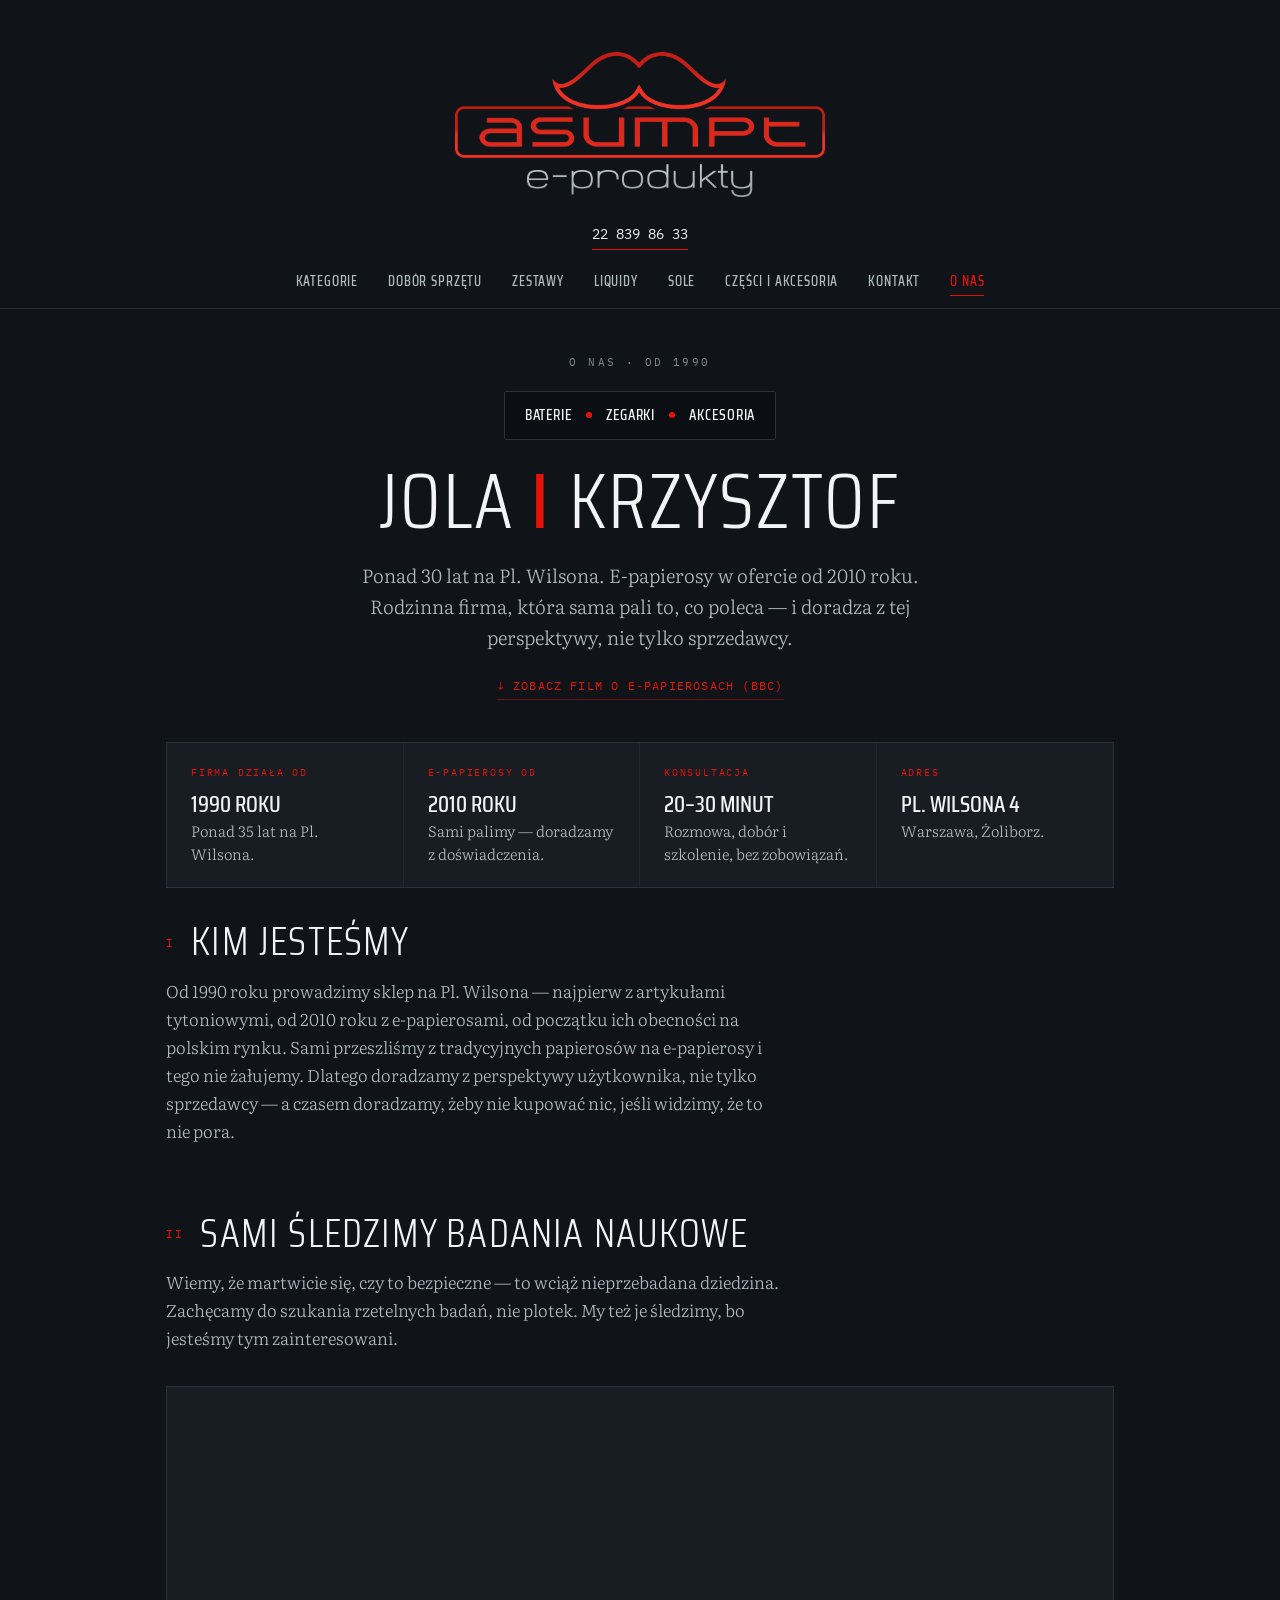
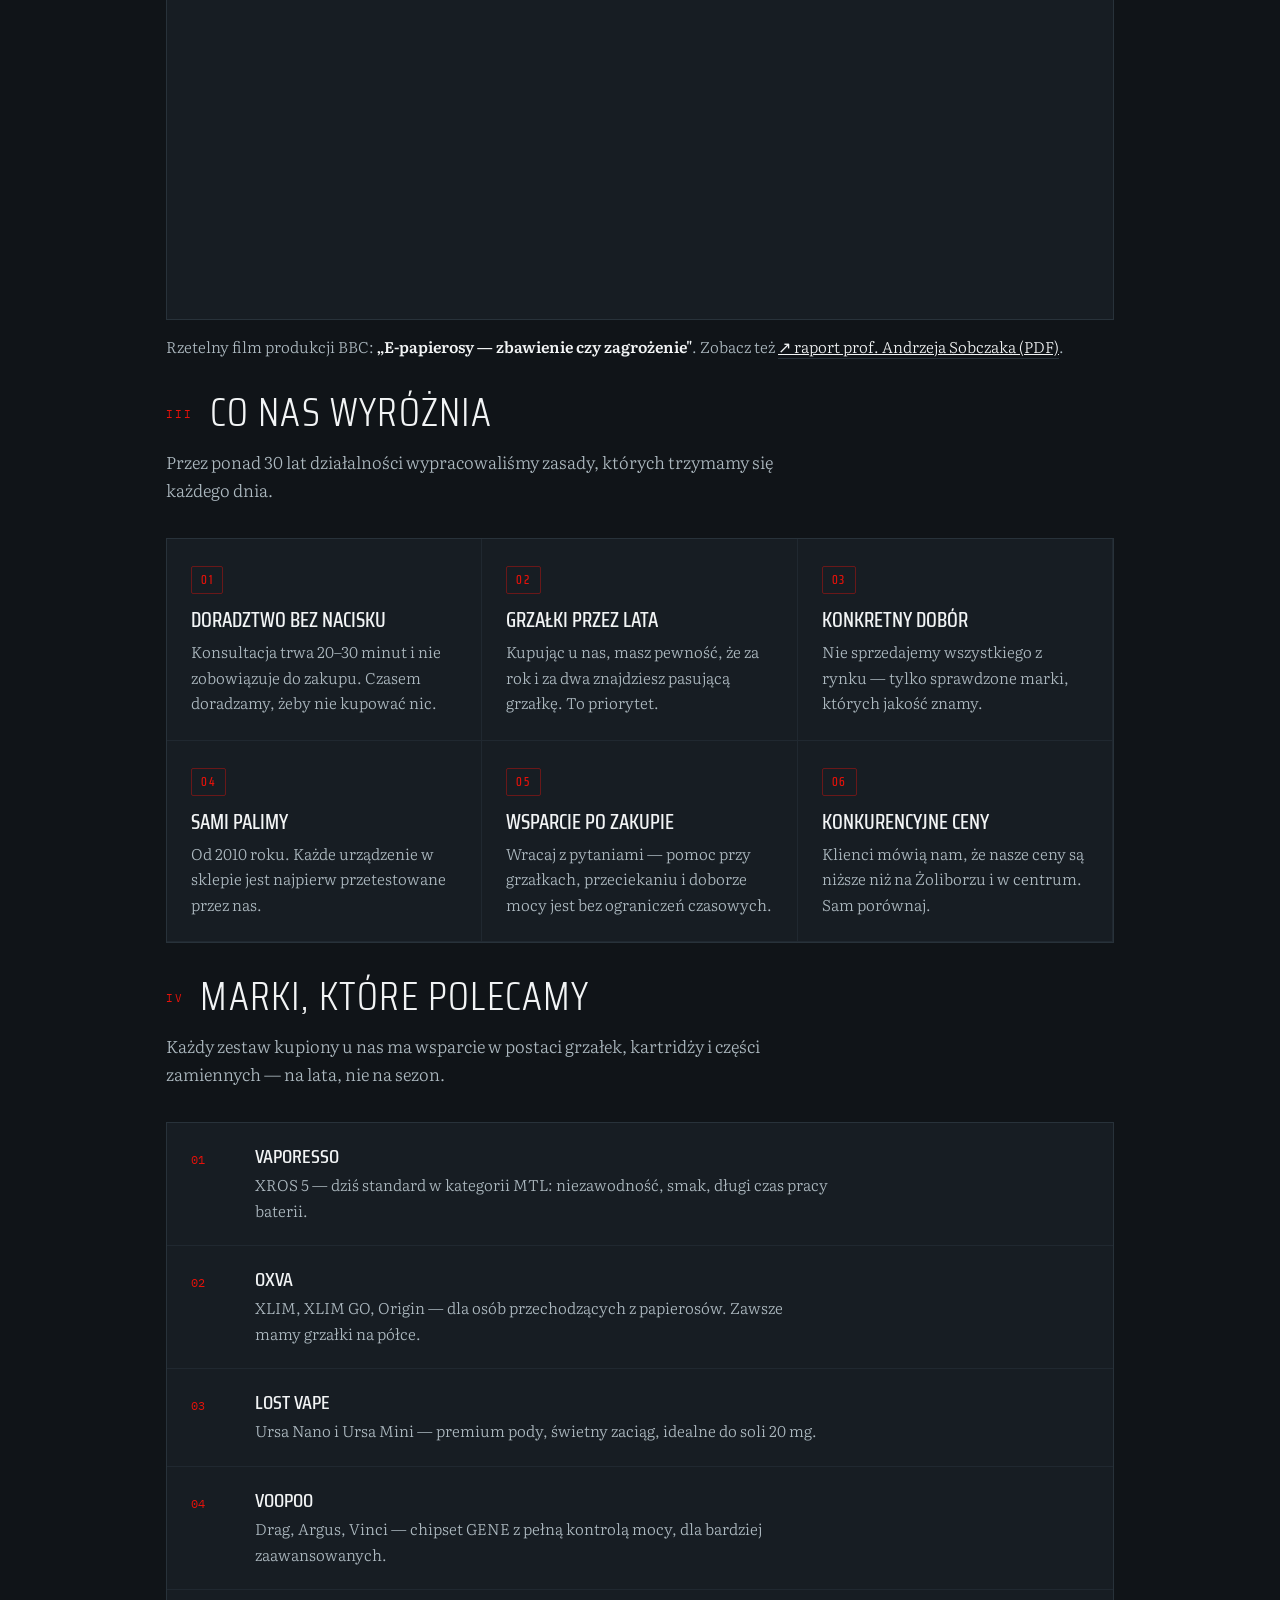
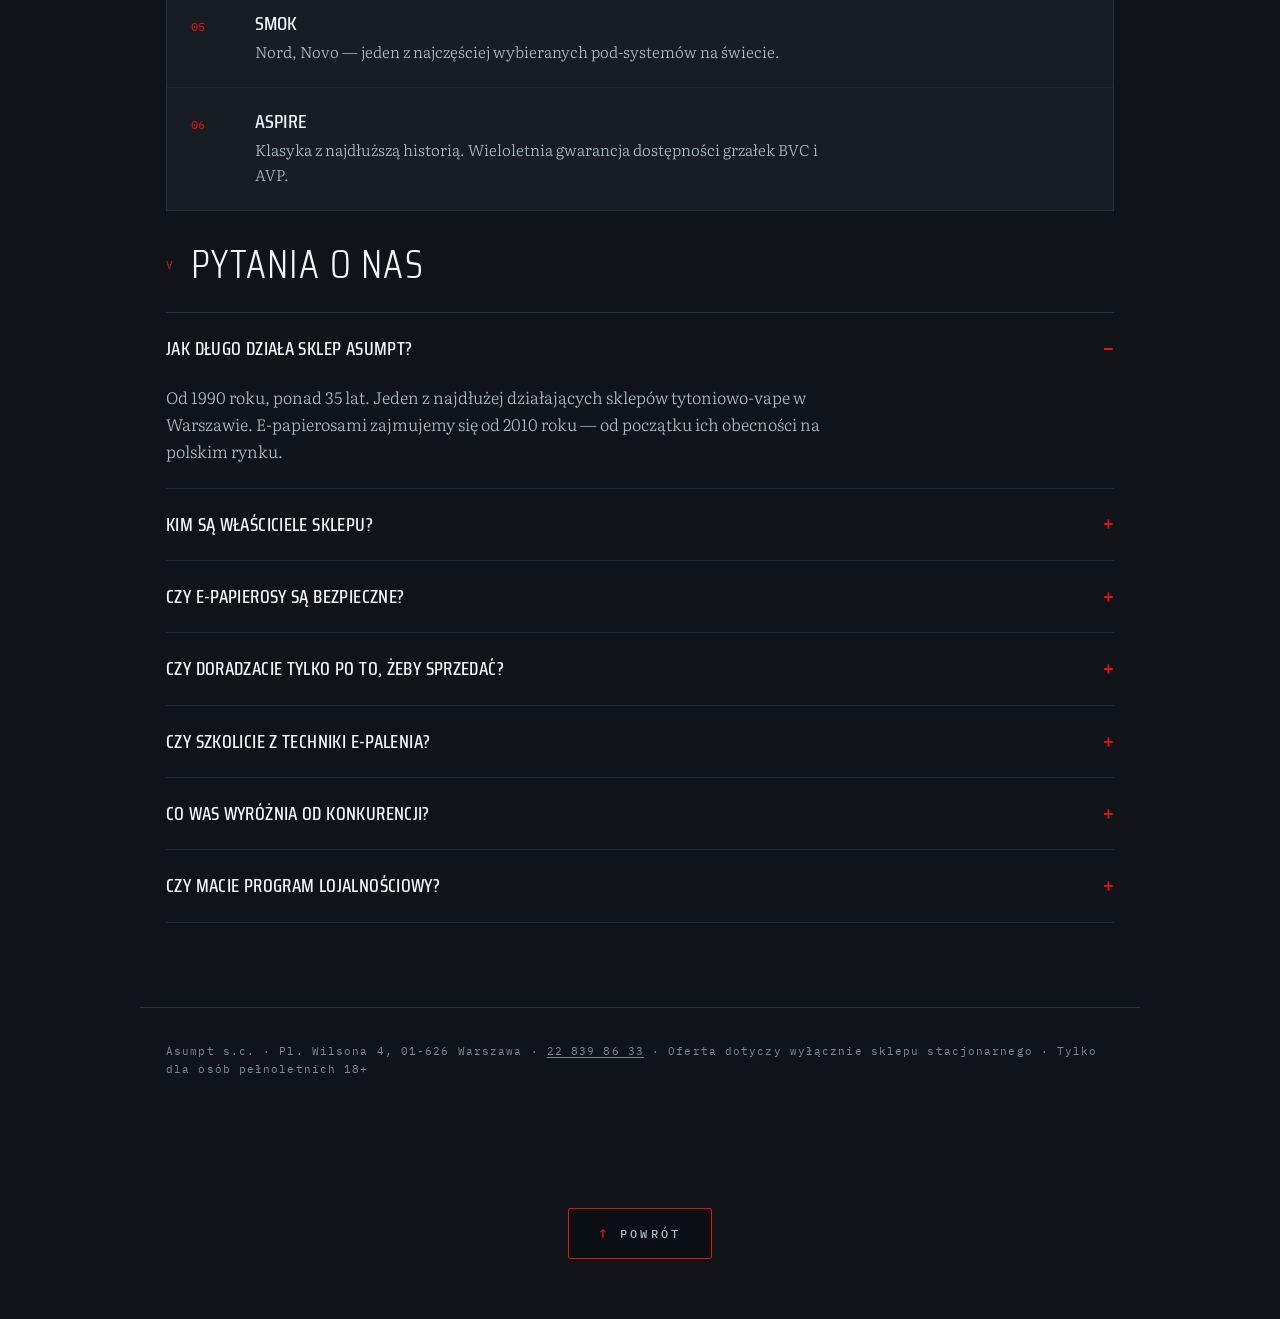
<file: 02-wnetrze-sklepu/o-nas.html>
<!DOCTYPE html>
<html lang="pl">
<head>
<meta charset="utf-8">
<meta name="viewport" content="width=device-width, initial-scale=1">
<title>O nas · Jola i Krzysztof · Asumpt Warszawa Żoliborz</title>
<link rel="icon" href="../favicon.ico" sizes="any">
<link rel="icon" type="image/png" sizes="32x32" href="../favicon-32.png">
<link rel="icon" type="image/png" sizes="192x192" href="../favicon-192.png">
<link rel="apple-touch-icon" href="../apple-touch-icon.png">
<meta name="description" content="Asumpt to rodzinny sklep z e-papierosami na Pl. Wilsona 4 w Warszawie, od 1990 roku. Jola i Krzysztof sami palą e-papierosy od 2010 roku i doradzają z doświadczenia.">
<link rel="canonical" href="https://vape-asumpt.pl/02-wnetrze-sklepu/o-nas.html">
<meta property="og:type" content="website">
<meta property="og:title" content="O nas · Jola i Krzysztof · Asumpt">
<meta property="og:description" content="Rodzinny sklep z e-papierosami na Pl. Wilsona 4 w Warszawie, od 1990 roku.">
<meta property="og:image" content="https://vape-asumpt.pl/asumpt-witryna-zoliborz.webp">
<meta property="og:locale" content="pl_PL">

<link rel="stylesheet" href="style.css">

<script type="application/ld+json">
{
  "@context": "https://schema.org",
  "@type": "AboutPage",
  "@id": "https://vape-asumpt.pl/02-wnetrze-sklepu/o-nas.html#about",
  "url": "https://vape-asumpt.pl/02-wnetrze-sklepu/o-nas.html",
  "name": "O nas - Asumpt e-produkty",
  "inLanguage": "pl-PL",
  "about": {
    "@type": "Store",
    "@id": "https://vape-asumpt.pl/#localbusiness",
    "name": "Asumpt e-produkty"
  }
}
</script>
<script type="application/ld+json">
{
  "@context": "https://schema.org",
  "@type": "FAQPage",
  "@id": "https://vape-asumpt.pl/02-wnetrze-sklepu/o-nas.html#faq",
  "mainEntity": [
    {"@type":"Question","name":"Jak długo działa sklep Asumpt?","acceptedAnswer":{"@type":"Answer","text":"Asumpt działa od 1990 roku, ponad 35 lat. Jesteśmy jednym z najdłużej działających sklepów tytoniowo-vape w Warszawie. Od 2010 roku zajmujemy się e-papierosami — od początku ich obecności na polskim rynku."}},
    {"@type":"Question","name":"Kim są właściciele sklepu?","acceptedAnswer":{"@type":"Answer","text":"Jola i Krzysztof — rodzinna firma od 1990 roku. Sami palimy e-papierosy od 2010 roku, dlatego doradzamy z perspektywy realnego użytkownika, nie tylko sprzedawcy."}},
    {"@type":"Question","name":"Czy e-papierosy są bezpieczne?","acceptedAnswer":{"@type":"Answer","text":"To wciąż otwarte pytanie naukowe. Nie udajemy ekspertów medycznych - zachęcamy do śledzenia rzetelnych badań. Sami palimy e-papierosy od 2010 roku i jesteśmy z tego zadowoleni."}},
    {"@type":"Question","name":"Czy doradzacie tylko po to, żeby sprzedać?","acceptedAnswer":{"@type":"Answer","text":"Nie. Czasem doradzamy, żeby nie kupować nic - na przykład gdy widzimy, że klient nie jest gotowy albo nie rozumie różnicy między papierosem a e-papierosem."}},
    {"@type":"Question","name":"Czy szkolicie z techniki e-palenia?","acceptedAnswer":{"@type":"Answer","text":"Tak, to standard przy każdym pierwszym zakupie. Szkolenie trwa 20-30 minut: jak się zaciągać, kiedy wymieniać grzałkę, jak czyścić urządzenie."}},
    {"@type":"Question","name":"Co was wyróżnia od konkurencji?","acceptedAnswer":{"@type":"Answer","text":"Długoterminowa dostępność grzałek i kartridży, doradztwo bez nacisku sprzedażowego i to, że sami palimy e-papierosy od 2010 roku - wiemy, o czym mówimy."}},
    {"@type":"Question","name":"Czy macie program lojalnościowy?","acceptedAnswer":{"@type":"Answer","text":"Nie mamy formalnego programu z kartą. Stali klienci regularnie korzystają z różnych preferencji cenowych - budujemy relacje na zaufaniu, nie na plastikowej karcie."}}
  ]
}
</script>
<script type="application/ld+json">
{
  "@context": "https://schema.org",
  "@type": "BreadcrumbList",
  "@id": "https://vape-asumpt.pl/02-wnetrze-sklepu/o-nas.html#breadcrumb",
  "itemListElement": [
    {"@type":"ListItem","position":1,"name":"Strona główna","item":"https://vape-asumpt.pl/"},
    {"@type":"ListItem","position":2,"name":"O nas","item":"https://vape-asumpt.pl/02-wnetrze-sklepu/o-nas.html"}
  ]
}
</script>
<style>

.facts{display:grid;grid-template-columns:repeat(auto-fit,minmax(210px,1fr));border:1px solid var(--line)}
.fact{padding:22px 24px;border-right:1px solid var(--line-soft);background:var(--plate)}
.fact:last-child{border-right:0}
.fact .label{font-family:"IBM Plex Mono",monospace;font-size:10px;letter-spacing:.18em;text-transform:uppercase;color:var(--red);margin:0 0 12px}
.fact p{margin:0;color:var(--ink);font-size:16.5px;line-height:1.5}
.fact .big{font-family:"Saira Condensed",sans-serif;font-weight:500;text-transform:uppercase;font-size:23px;line-height:1.08;margin:0 0 4px}
.fact .sub{color:var(--ink-2);font-size:15px}
.routes{display:grid;grid-template-columns:repeat(auto-fit,minmax(250px,1fr));border:1px solid var(--line)}
.route{padding:24px;border-right:1px solid var(--line-soft);border-bottom:1px solid var(--line-soft);background:var(--plate)}
.route .tagline{display:inline-block;font-family:"Saira Condensed",sans-serif;font-weight:500;font-size:12px;letter-spacing:.14em;text-transform:uppercase;color:var(--red);border:1px solid rgba(229,18,10,.4);padding:3px 9px;border-radius:2px;margin-bottom:14px}
.route h3{font-family:"Saira Condensed",sans-serif;font-weight:500;text-transform:uppercase;font-size:21px;margin:0 0 8px;line-height:1.1}
.route p{margin:0;color:var(--ink-2);font-size:15.5px}
.filmhint{display:inline-flex;align-items:center;gap:8px;margin-top:22px;font-family:"IBM Plex Mono",monospace;font-size:12px;letter-spacing:.1em;text-transform:uppercase;color:var(--red);text-decoration:none;border-bottom:1px solid rgba(229,18,10,.4);padding-bottom:3px}
.filmhint:hover,.filmhint:focus-visible{color:var(--ink);border-color:var(--ink);outline:none}
.video-embed{position:relative;width:100%;aspect-ratio:16/9;border:1px solid var(--line);background:var(--plate);overflow:hidden}
.video-embed iframe{position:absolute;inset:0;width:100%;height:100%;border:0}
.video-cap{margin:14px 0 0;color:var(--ink-2);font-size:15.5px}
.video-cap strong{color:var(--ink)}
.video-cap a{color:var(--ink);border-bottom:1px solid var(--line)}
.video-cap a:hover,.video-cap a:focus-visible{color:var(--red);border-color:var(--red);outline:none}

.sintro{margin:14px 0 34px}
</style>
</head>
<body>
<div class="wrap top">
  <img class="logo" alt="asumpt e-produkty" src="../logo-asumpt.png">
  <a class="tel" href="tel:+48228398633">22 839 86 33</a>
</div>

<div class="navbar">
  <nav class="navbar-desktop wrap" aria-label="Nawigacja główna">
    <ul>
      <li><a href="index.html">Kategorie</a></li>
      <li><a href="dobor-sprzetu.html">Dobór sprzętu</a></li>
      <li><a href="zestawy.html">Zestawy</a></li>
      <li><a href="liquidy.html">Liquidy</a></li>
      <li><a href="sole.html">Sole</a></li>
      <li><a href="czesci-akcesoria.html">Części i akcesoria</a></li>
      <li><a href="kontakt.html">Kontakt</a></li>
      <li><a href="o-nas.html" aria-current="page">O nas</a></li>
    </ul>
  </nav>
  <details class="navbar-mobile">
    <summary>Menu</summary>
    <nav aria-label="Nawigacja główna">
      <ul>
        <li><a href="index.html">Kategorie</a></li>
        <li><a href="dobor-sprzetu.html">Dobór sprzętu</a></li>
        <li><a href="zestawy.html">Zestawy</a></li>
        <li><a href="liquidy.html">Liquidy</a></li>
        <li><a href="sole.html">Sole</a></li>
        <li><a href="czesci-akcesoria.html">Części i akcesoria</a></li>
        <li><a href="kontakt.html">Kontakt</a></li>
        <li><a href="o-nas.html" aria-current="page">O nas</a></li>
      </ul>
    </nav>
  </details>
</div>

<div class="wrap hero">
  <p class="eyebrow">O nas · Od 1990</p>
  <div class="sign">Baterie <i></i> Zegarki <i></i> Akcesoria</div>
  <h1 style="margin-top:24px">Jola <em>i</em> Krzysztof</h1>
  <p class="lede">Ponad 30 lat na Pl. Wilsona. E-papierosy w ofercie od 2010 roku. Rodzinna firma, która sama pali to, co poleca — i doradza z tej perspektywy, nie tylko sprzedawcy.</p>
  <a class="filmhint" href="#film">↓ Zobacz film o e-papierosach (BBC)</a>
</div>

<div class="wrap">
  <div class="facts">
    <div class="fact"><p class="label">Firma działa od</p><p class="big">1990 roku</p><p class="sub">Ponad 35 lat na Pl. Wilsona.</p></div>
    <div class="fact"><p class="label">E-papierosy od</p><p class="big">2010 roku</p><p class="sub">Sami palimy — doradzamy z doświadczenia.</p></div>
    <div class="fact"><p class="label">Konsultacja</p><p class="big">20–30 minut</p><p class="sub">Rozmowa, dobór i szkolenie, bez zobowiązań.</p></div>
    <div class="fact"><p class="label">Adres</p><p class="big">Pl. Wilsona 4</p><p class="sub">Warszawa, Żoliborz.</p></div>
  </div>
</div>

<section class="wrap">
  <div class="shead"><span class="snum">I</span><h2>Kim jesteśmy</h2></div>
  <p class="sintro">Od 1990 roku prowadzimy sklep na Pl. Wilsona — najpierw z artykułami tytoniowymi, od 2010 roku z e-papierosami, od początku ich obecności na polskim rynku. Sami przeszliśmy z tradycyjnych papierosów na e-papierosy i tego nie żałujemy. Dlatego doradzamy z perspektywy użytkownika, nie tylko sprzedawcy — a czasem doradzamy, żeby nie kupować nic, jeśli widzimy, że to nie pora.</p>
</section>

<section class="wrap" id="film">
  <div class="shead"><span class="snum">II</span><h2>Sami śledzimy badania naukowe</h2></div>
  <p class="sintro">Wiemy, że martwicie się, czy to bezpieczne — to wciąż nieprzebadana dziedzina. Zachęcamy do szukania rzetelnych badań, nie plotek. My też je śledzimy, bo jesteśmy tym zainteresowani.</p>
  <div class="video-embed">
    <iframe src="https://www.dailymotion.com/embed/video/x57i4ee" loading="lazy" allowfullscreen title="E-papierosy — film dokumentalny BBC"></iframe>
  </div>
  <p class="video-cap">Rzetelny film produkcji BBC: <strong>„E-papierosy — zbawienie czy zagrożenie"</strong>. Zobacz też <a href="https://starychemik.files.wordpress.com/2016/03/prof-andrzej-sobczak-e-papierosy-badania-naukowe-raport-2016-kopia.pdf" target="_blank" rel="noopener">↗ raport prof. Andrzeja Sobczaka (PDF)</a>.</p>
</section>

<section class="wrap">
  <div class="shead"><span class="snum">III</span><h2>Co nas wyróżnia</h2></div>
  <p class="sintro">Przez ponad 30 lat działalności wypracowaliśmy zasady, których trzymamy się każdego dnia.</p>
  <div class="routes">
    <div class="route"><span class="tagline">01</span><h3>Doradztwo bez nacisku</h3><p>Konsultacja trwa 20–30 minut i nie zobowiązuje do zakupu. Czasem doradzamy, żeby nie kupować nic.</p></div>
    <div class="route"><span class="tagline">02</span><h3>Grzałki przez lata</h3><p>Kupując u nas, masz pewność, że za rok i za dwa znajdziesz pasującą grzałkę. To priorytet.</p></div>
    <div class="route"><span class="tagline">03</span><h3>Konkretny dobór</h3><p>Nie sprzedajemy wszystkiego z rynku — tylko sprawdzone marki, których jakość znamy.</p></div>
    <div class="route"><span class="tagline">04</span><h3>Sami palimy</h3><p>Od 2010 roku. Każde urządzenie w sklepie jest najpierw przetestowane przez nas.</p></div>
    <div class="route"><span class="tagline">05</span><h3>Wsparcie po zakupie</h3><p>Wracaj z pytaniami — pomoc przy grzałkach, przeciekaniu i doborze mocy jest bez ograniczeń czasowych.</p></div>
    <div class="route"><span class="tagline">06</span><h3>Konkurencyjne ceny</h3><p>Klienci mówią nam, że nasze ceny są niższe niż na Żoliborzu i w centrum. Sam porównaj.</p></div>
  </div>
</section>

<section class="wrap">
  <div class="shead"><span class="snum">IV</span><h2>Marki, które polecamy</h2></div>
  <p class="sintro">Każdy zestaw kupiony u nas ma wsparcie w postaci grzałek, kartridży i części zamiennych — na lata, nie na sezon.</p>
  <div class="door">
    <ol>
      <li><span class="no">01</span><div><h3>Vaporesso</h3><p>XROS 5 — dziś standard w kategorii MTL: niezawodność, smak, długi czas pracy baterii.</p></div></li>
      <li><span class="no">02</span><div><h3>OXVA</h3><p>XLIM, XLIM GO, Origin — dla osób przechodzących z papierosów. Zawsze mamy grzałki na półce.</p></div></li>
      <li><span class="no">03</span><div><h3>Lost Vape</h3><p>Ursa Nano i Ursa Mini — premium pody, świetny zaciąg, idealne do soli 20 mg.</p></div></li>
      <li><span class="no">04</span><div><h3>Voopoo</h3><p>Drag, Argus, Vinci — chipset GENE z pełną kontrolą mocy, dla bardziej zaawansowanych.</p></div></li>
      <li><span class="no">05</span><div><h3>SMOK</h3><p>Nord, Novo — jeden z najczęściej wybieranych pod-systemów na świecie.</p></div></li>
      <li><span class="no">06</span><div><h3>Aspire</h3><p>Klasyka z najdłuższą historią. Wieloletnia gwarancja dostępności grzałek BVC i AVP.</p></div></li>
    </ol>
  </div>
</section>

<section class="wrap">
  <div class="shead"><span class="snum">V</span><h2>Pytania o nas</h2></div>
  <div class="faq" style="margin-top:26px">
    <details open>
      <summary>Jak długo działa sklep Asumpt?</summary>
      <p>Od 1990 roku, ponad 35 lat. Jeden z najdłużej działających sklepów tytoniowo-vape w Warszawie. E-papierosami zajmujemy się od 2010 roku — od początku ich obecności na polskim rynku.</p>
    </details>
    <details>
      <summary>Kim są właściciele sklepu?</summary>
      <p>Jola i Krzysztof — rodzinna firma od 1990 roku. Sami palimy e-papierosy od 2010 roku, dlatego doradzamy z perspektywy realnego użytkownika, nie tylko sprzedawcy.</p>
    </details>
    <details>
      <summary>Czy e-papierosy są bezpieczne?</summary>
      <p>To wciąż otwarte pytanie naukowe. Nie udajemy ekspertów medycznych — zachęcamy do śledzenia rzetelnych badań. Sami palimy e-papierosy od 2010 roku i jesteśmy z tego zadowoleni.</p>
    </details>
    <details>
      <summary>Czy doradzacie tylko po to, żeby sprzedać?</summary>
      <p>Nie. Czasem doradzamy, żeby nie kupować nic — na przykład gdy widzimy, że klient nie jest gotowy albo nie rozumie różnicy między papierosem a e-papierosem.</p>
    </details>
    <details>
      <summary>Czy szkolicie z techniki e-palenia?</summary>
      <p>Tak, to standard przy każdym pierwszym zakupie. Szkolenie trwa 20–30 minut: jak się zaciągać, kiedy wymieniać grzałkę, jak czyścić urządzenie.</p>
    </details>
    <details>
      <summary>Co was wyróżnia od konkurencji?</summary>
      <p>Długoterminowa dostępność grzałek i kartridży, doradztwo bez nacisku sprzedażowego i to, że sami palimy e-papierosy od 2010 roku — wiemy, o czym mówimy.</p>
    </details>
    <details>
      <summary>Czy macie program lojalnościowy?</summary>
      <p>Formalnego programu z kartą nie mamy. Stali klienci regularnie korzystają z różnych preferencji cenowych — budujemy relacje na zaufaniu, nie na plastikowej karcie.</p>
    </details>
  </div>
</section>

<footer class="wrap">
  <p class="fnote">Asumpt s.c. · Pl. Wilsona 4, 01-626 Warszawa · <a href="tel:+48228398633" class="fnote-tel">22 839 86 33</a> · Oferta dotyczy wyłącznie sklepu stacjonarnego · Tylko dla osób pełnoletnich 18+</p>
</footer>
<div class="wrap" style="text-align:center;padding-bottom:60px">
  <a class="back-to-top" href="#" aria-label="Powrót na górę strony"><span aria-hidden="true">↑</span> Powrót</a>
</div>
</body>
</html>
</file>
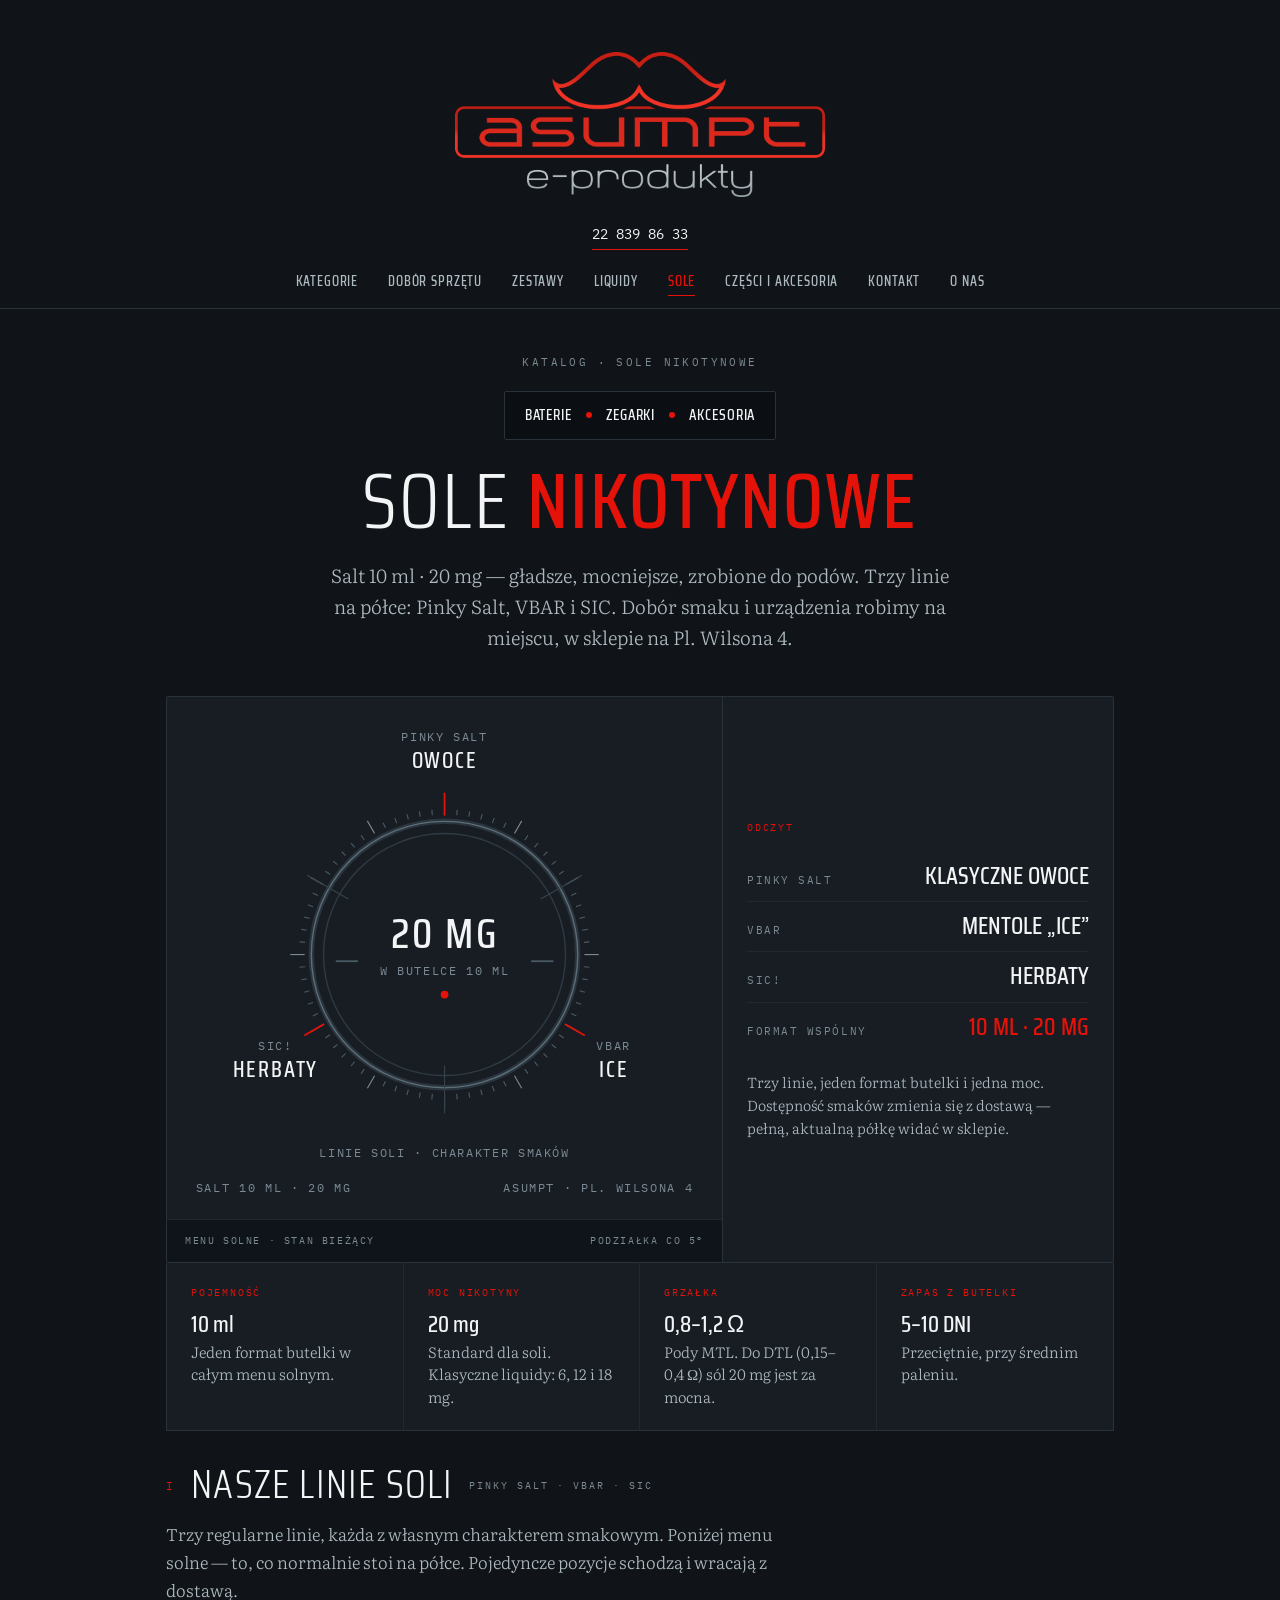
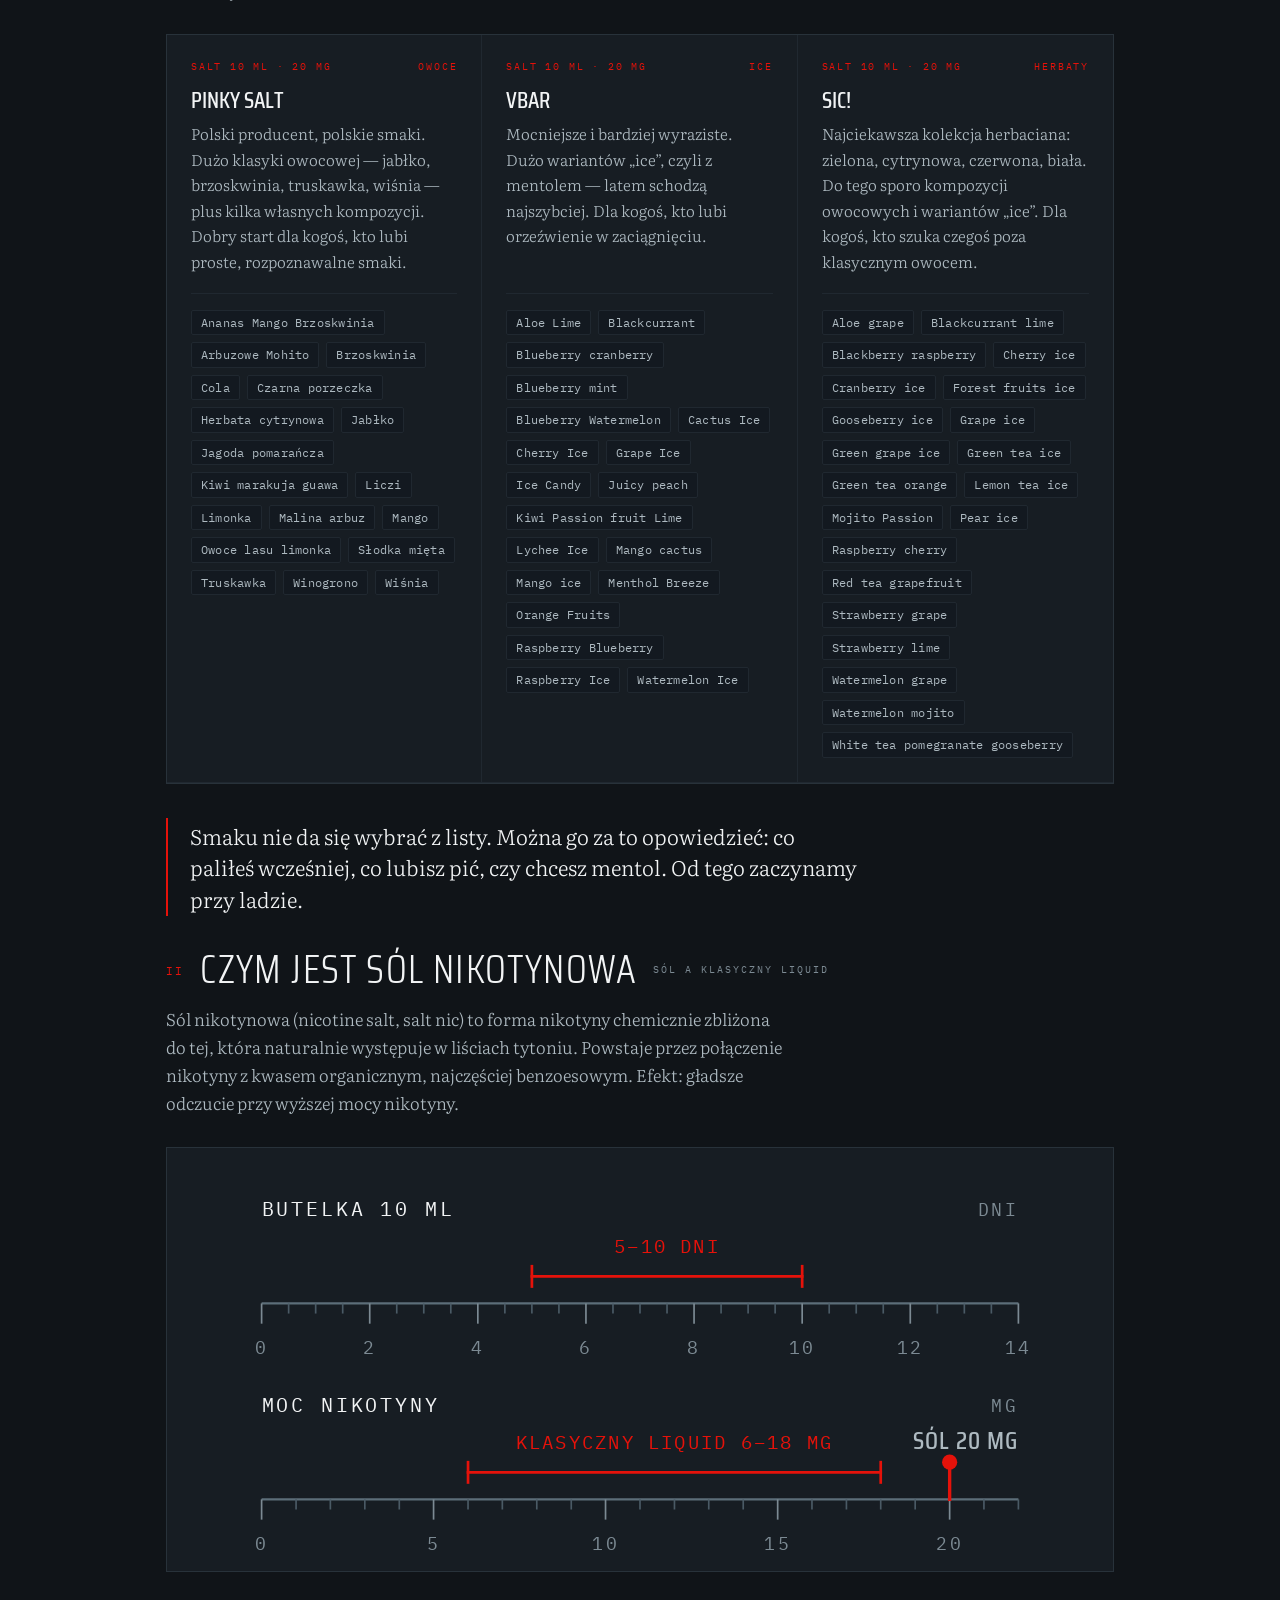
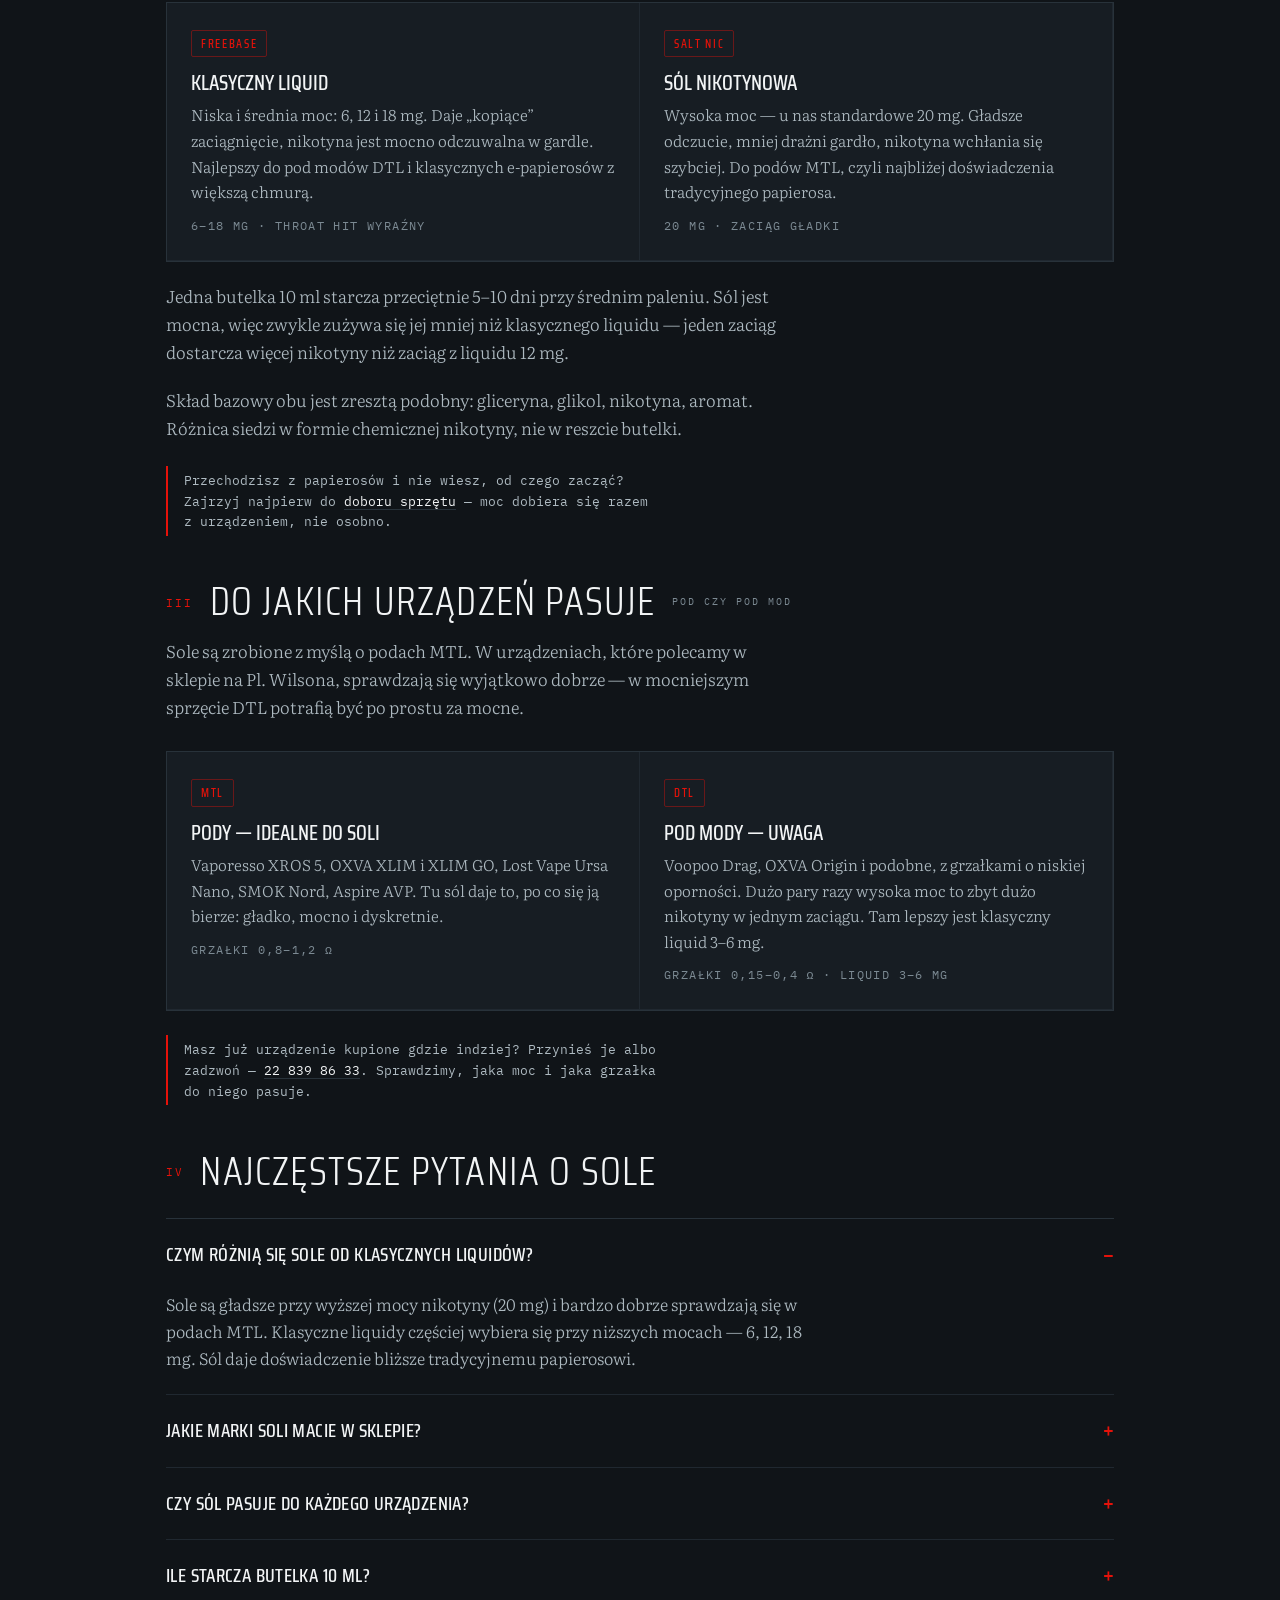
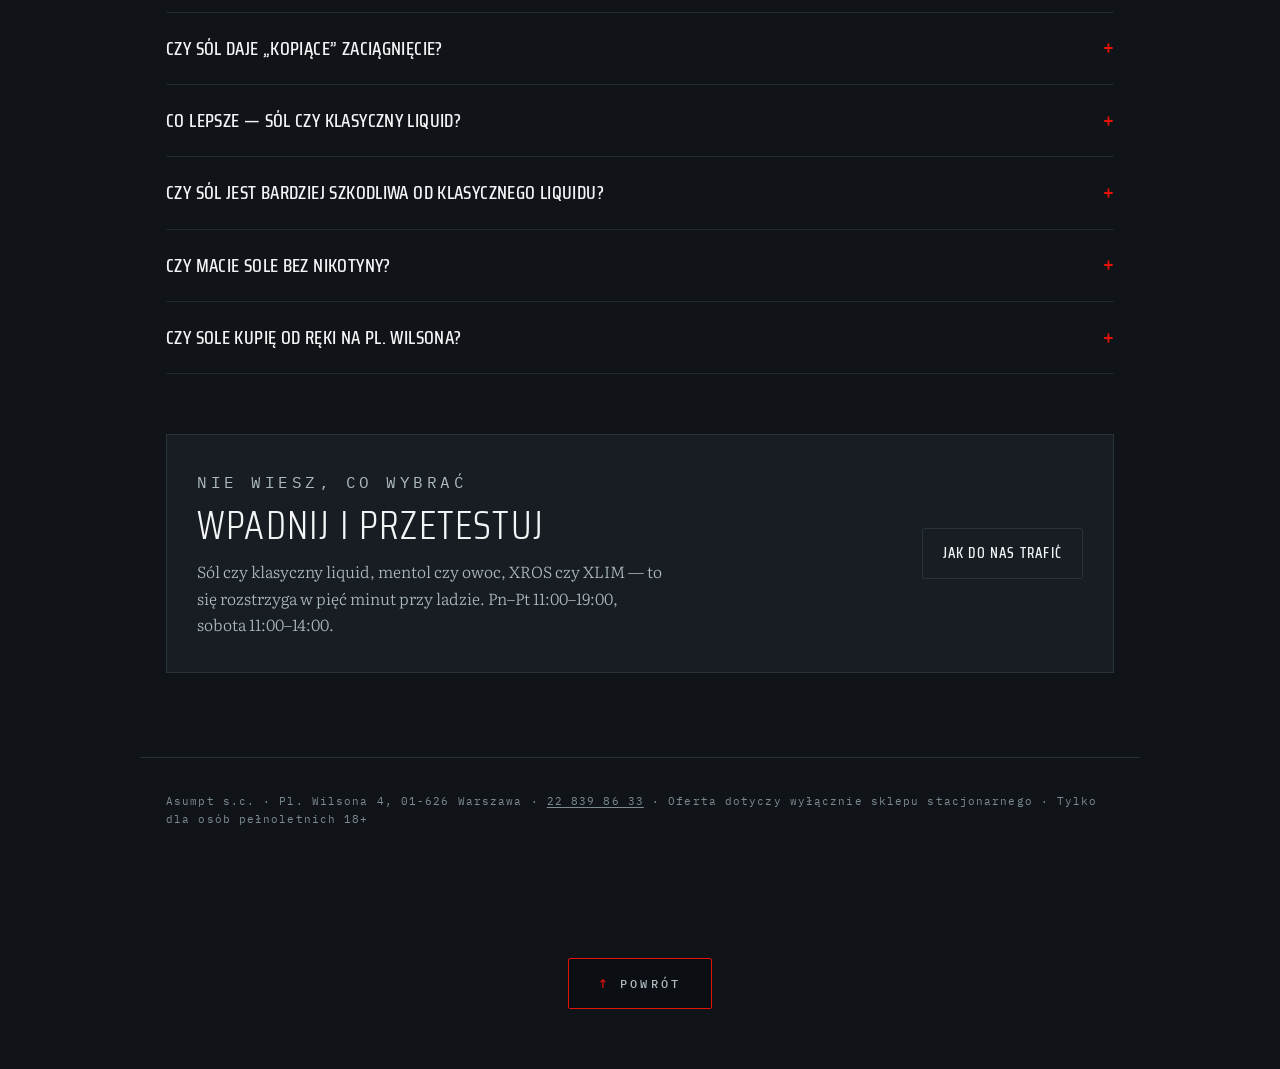
<file: 02-wnetrze-sklepu/sole.html>
<!DOCTYPE html>
<html lang="pl">
<head>
<meta charset="utf-8">
<meta name="viewport" content="width=device-width, initial-scale=1">
<title>Sole nikotynowe 10 ml 20 mg · Pinky Salt, VBAR, SIC · Asumpt Warszawa Żoliborz</title>
<link rel="icon" href="../favicon.ico" sizes="any">
<link rel="icon" type="image/png" sizes="32x32" href="../favicon-32.png">
<link rel="icon" type="image/png" sizes="192x192" href="../favicon-192.png">
<link rel="apple-touch-icon" href="../apple-touch-icon.png">
<meta name="description" content="Sole nikotynowe 10 ml 20 mg w sklepie stacjonarnym Asumpt, Pl. Wilsona 4, Warszawa Żoliborz. Linie Pinky Salt, VBAR i SIC — owoce, mentole i herbaty. Dobór do podów MTL: XROS, XLIM, Ursa Nano.">
<link rel="canonical" href="https://vape-asumpt.pl/02-wnetrze-sklepu/sole.html">
<meta property="og:type" content="website">
<meta property="og:title" content="Sole nikotynowe 10 ml · 20 mg · Pinky Salt, VBAR, SIC · Asumpt">
<meta property="og:description" content="Sole 20 mg do podów MTL. Pinky Salt, VBAR i SIC w sklepie na Pl. Wilsona 4 w Warszawie. Doradzamy dobór do urządzenia.">
<meta property="og:image" content="https://vape-asumpt.pl/asumpt-witryna-zoliborz.webp">
<meta property="og:locale" content="pl_PL">

<link rel="stylesheet" href="style.css">

<script type="application/ld+json">
{
  "@context": "https://schema.org",
  "@type": "WebPage",
  "@id": "https://vape-asumpt.pl/02-wnetrze-sklepu/sole.html#webpage",
  "url": "https://vape-asumpt.pl/02-wnetrze-sklepu/sole.html",
  "name": "Sole nikotynowe 10 ml 20 mg - Pinky Salt, VBAR, SIC",
  "inLanguage": "pl-PL",
  "about": {
    "@type": "Store",
    "@id": "https://vape-asumpt.pl/#localbusiness",
    "name": "Asumpt e-produkty"
  }
}
</script>

<script type="application/ld+json">
{
  "@context": "https://schema.org",
  "@type": "FAQPage",
  "@id": "https://vape-asumpt.pl/02-wnetrze-sklepu/sole.html#faq",
  "mainEntity": [
    {"@type":"Question","name":"Czym różnią się sole nikotynowe od klasycznych liquidów?","acceptedAnswer":{"@type":"Answer","text":"Sole nikotynowe są gładsze przy wyższej mocy nikotyny (zwykle 20 mg) i bardzo dobrze sprawdzają się w podach MTL. Klasyczne liquidy częściej wybiera się przy niższych mocach (6, 12, 18 mg). Sól daje doświadczenie bliższe tradycyjnemu papierosowi."}},
    {"@type":"Question","name":"Jakie marki soli nikotynowych macie w sklepie?","acceptedAnswer":{"@type":"Answer","text":"W Asumpt mamy linie: Pinky Salt (klasyczne owoce, polskie smaki), VBAR (mocne smaki ice, bogato menthole) i SIC (herbaciane i kompozycyjne smaki). Pełne listy smaków są na stronie, a aktualną półkę widać w sklepie."}},
    {"@type":"Question","name":"Czy sól nikotynowa pasuje do każdego e-papierosa?","acceptedAnswer":{"@type":"Answer","text":"Najlepiej do podów MTL: Vaporesso XROS, OXVA XLIM, Lost Vape Ursa Nano, SMOK Nord, Aspire AVP, z grzałkami 0,8-1,2 oma. W większych pod modach DTL może być zbyt mocna - tam lepiej sprawdza się klasyczny liquid 3-6 mg."}},
    {"@type":"Question","name":"Ile starcza butelka soli 10 ml?","acceptedAnswer":{"@type":"Answer","text":"Przeciętnie 5-10 dni dla osoby palącej średnio. Sól jest mocna (20 mg), więc używa się jej mniej niż klasycznego liquidu - jeden zaciąg dostarczy więcej nikotyny niż klasyczny liquid 12 mg."}},
    {"@type":"Question","name":"Czy sól nikotynowa daje kopiące zaciągnięcie?","acceptedAnswer":{"@type":"Answer","text":"Mniej niż klasyczny liquid 18 mg. Sole są gładsze, mniej drażnią gardło. Dlatego można używać wyższej mocy nikotyny (20 mg) bez kaszlu."}},
    {"@type":"Question","name":"Co lepsze - sól czy klasyczny liquid?","acceptedAnswer":{"@type":"Answer","text":"To zależy. Dla osoby przechodzącej z tradycyjnych papierosów polecamy zwykle sól - daje doświadczenie najbliższe paleniu. Dla osoby, która lubi mocne kopnięcie i wolniejszą absorpcję - klasyczny liquid 12 lub 18 mg. W sklepie pomożemy zdecydować."}},
    {"@type":"Question","name":"Czy sól nikotynowa jest bardziej szkodliwa od klasycznego liquidu?","acceptedAnswer":{"@type":"Answer","text":"Nie. Skład bazowy soli i klasycznego liquidu jest podobny (gliceryna, glikol, nikotyna, aromat). Różnica polega na formie chemicznej nikotyny. Nie ma wiarygodnych badań sugerujących większą szkodliwość soli."}},
    {"@type":"Question","name":"Czy macie sole bez nikotyny?","acceptedAnswer":{"@type":"Answer","text":"Sól nikotynowa z definicji zawiera nikotynę - słowo sól odnosi się do formy chemicznej nikotyny. Jeśli szukasz wapowania bez nikotyny, polecamy klasyczne liquidy 0 mg."}},
    {"@type":"Question","name":"Czy sole nikotynowe kupię od ręki w sklepie na Pl. Wilsona?","acceptedAnswer":{"@type":"Answer","text":"Tak. Sole 20 mg dostępne są od ręki w sklepie Asumpt przy Pl. Wilsona 4 w Warszawie, w dzielnicy Żoliborz. Oferta dotyczy wyłącznie sklepu stacjonarnego."}}
  ]
}
</script>

<script type="application/ld+json">
{
  "@context": "https://schema.org",
  "@type": "BreadcrumbList",
  "@id": "https://vape-asumpt.pl/02-wnetrze-sklepu/sole.html#breadcrumb",
  "itemListElement": [
    {"@type":"ListItem","position":1,"name":"Strona główna","item":"https://vape-asumpt.pl/"},
    {"@type":"ListItem","position":2,"name":"Sole nikotynowe","item":"https://vape-asumpt.pl/02-wnetrze-sklepu/sole.html"}
  ]
}
</script>
<style>

/* ---------- przyrząd + odczyt ---------- */
.viewrow{display:grid;grid-template-columns:1.42fr 1fr;gap:0;border:1px solid var(--line);border-radius:2px;overflow:hidden}
@media (max-width:820px){.viewrow{grid-template-columns:1fr}}
/* min-width:0 — inaczej wąska kolumna nie może się skurczyć i grafika
   zostaje przycięta, gdy fonty jeszcze się nie wczytały */
.mapbox{position:relative;background:var(--plate);display:flex;flex-direction:column;min-height:0;min-width:0}
.mapbar{
  display:flex;justify-content:space-between;align-items:center;gap:14px;flex-wrap:wrap;
  padding:13px 18px;border-top:1px solid var(--line-soft);background:#0F141A;
}
.mapbar span{
  font-family:"IBM Plex Mono",monospace;font-size:10px;letter-spacing:.16em;
  text-transform:uppercase;color:var(--muted);
}

.read{
  background:var(--plate);border-left:1px solid var(--line);min-width:0;
  padding:24px;display:flex;flex-direction:column;justify-content:center;
}
@media (max-width:820px){.read{border-left:0;border-top:1px solid var(--line)}}
.read .label{
  font-family:"IBM Plex Mono",monospace;font-size:10px;letter-spacing:.18em;
  text-transform:uppercase;color:var(--red);margin:0 0 16px;
}
.read ul{list-style:none;margin:0;padding:0}
.read li{
  display:flex;justify-content:space-between;align-items:baseline;gap:14px;
  padding:12px 0;border-bottom:1px solid var(--line-soft);
}
.read li:last-child{border-bottom:0}
.read li .k{
  font-family:"IBM Plex Mono",monospace;font-size:11px;letter-spacing:.14em;
  text-transform:uppercase;color:var(--muted);
}
.read li b{
  font-family:"Saira Condensed",sans-serif;font-weight:500;text-transform:uppercase;
  font-size:24px;line-height:1;color:var(--ink);white-space:nowrap;
}
.read li.salt b{color:var(--red)}
.read .rnote{margin:18px 0 0;color:var(--ink-2);font-size:14.5px;line-height:1.6}

/* ---------- pasek danych ---------- */
.facts{
  display:grid;grid-template-columns:repeat(auto-fit,minmax(210px,1fr));
  border:1px solid var(--line);border-top:0;
}
.fact{padding:22px 24px;border-right:1px solid var(--line-soft);background:var(--plate)}
.fact:last-child{border-right:0}
.fact .label{
  font-family:"IBM Plex Mono",monospace;font-size:10px;letter-spacing:.18em;
  text-transform:uppercase;color:var(--red);margin:0 0 12px;
}
.fact p{margin:0;color:var(--ink);font-size:16.5px;line-height:1.5}
.fact .big{
  font-family:"Saira Condensed",sans-serif;font-weight:500;text-transform:uppercase;
  font-size:23px;line-height:1.08;margin:0 0 4px;
}
.fact .big.unit{text-transform:none}
.fact .sub{color:var(--ink-2);font-size:15px}

a.inl{color:var(--ink);text-decoration:none;border-bottom:1px solid var(--line)}
a.inl:hover,a.inl:focus-visible{border-color:var(--red);color:var(--red);outline:none}

.step{font-family:"IBM Plex Mono",monospace;font-size:10px;letter-spacing:.2em;text-transform:uppercase;color:var(--muted)}
.body p{max-width:64ch;margin:20px 0 0;color:var(--ink-2)}
.body p strong{color:var(--ink);font-weight:600}

/* kafelki */
.routes{display:grid;grid-template-columns:repeat(auto-fit,minmax(250px,1fr));border:1px solid var(--line);margin-top:30px}
.route{padding:24px;border-right:1px solid var(--line-soft);border-bottom:1px solid var(--line-soft);background:var(--plate)}
.route .tagline{
  display:inline-block;font-family:"Saira Condensed",sans-serif;font-weight:500;
  font-size:12px;letter-spacing:.14em;text-transform:uppercase;color:var(--red);
  border:1px solid rgba(229,18,10,.4);padding:3px 9px;border-radius:2px;margin-bottom:14px;
}
.route h3{
  font-family:"Saira Condensed",sans-serif;font-weight:500;text-transform:uppercase;
  font-size:21px;margin:0 0 8px;line-height:1.1;
}
.route p{margin:0;color:var(--ink-2);font-size:15.5px}
.route .ohm{
  display:block;margin-top:12px;font-family:"IBM Plex Mono",monospace;font-size:11.5px;
  letter-spacing:.12em;text-transform:uppercase;color:var(--muted);
}

/* linie soli — karta z menu smaków */
.lines{
  display:grid;grid-template-columns:repeat(auto-fit,minmax(290px,1fr));
  grid-template-rows:auto auto auto auto;
  border:1px solid var(--line);margin-top:30px;
}
.salt{padding:24px;border-right:1px solid var(--line-soft);border-bottom:1px solid var(--line-soft);background:var(--plate)}
/* wyrównanie kart: nazwa i lista smaków zaczynają się w tej samej linii */
@supports (grid-template-rows:subgrid){
  .salt{display:grid;grid-row:span 4;grid-template-rows:subgrid;align-content:start}
}
.salt:last-child{border-right:0}
.salt .cap{
  display:flex;justify-content:space-between;align-items:baseline;gap:14px;margin:0 0 12px;
  font-family:"IBM Plex Mono",monospace;font-size:10px;letter-spacing:.18em;
  text-transform:uppercase;color:var(--red);
}
.salt h3{
  font-family:"Saira Condensed",sans-serif;font-weight:500;text-transform:uppercase;
  font-size:23px;margin:0 0 8px;line-height:1.1;
}
.salt p{margin:0;color:var(--ink-2);font-size:15.5px}
.flav{
  list-style:none;display:flex;flex-wrap:wrap;gap:7px;
  align-content:flex-start;align-items:flex-start;
  margin:18px 0 0;padding:16px 0 0;border-top:1px solid var(--line-soft);
}
.flav li{
  font-family:"IBM Plex Mono",monospace;font-size:11.5px;line-height:1.35;letter-spacing:.02em;
  color:var(--ink-2);background:#131920;border:1px solid var(--line-soft);
  padding:4px 9px;border-radius:2px;
}

.door p + p{margin-top:12px}

/* uwaga i cytat */
.note{
  margin-top:24px;border-left:2px solid var(--red);padding:4px 0 4px 16px;
  font-family:"IBM Plex Mono",monospace;font-size:12.5px;line-height:1.65;color:var(--ink-2);max-width:62ch;
}
.quote{
  margin:34px 0 0;border-left:2px solid var(--red);padding:2px 0 2px 22px;
  font-size:21px;line-height:1.5;color:var(--ink);max-width:58ch;
}

/* przejście dalej */
.cta{
  margin-top:60px;border:1px solid var(--line);background:var(--plate);
  padding:34px 30px;display:flex;justify-content:space-between;align-items:center;
  gap:26px;flex-wrap:wrap;
}
.cta h2{margin:10px 0 0}
.cta p{margin:12px 0 0;color:var(--ink-2);max-width:52ch;font-size:16px}
.cta a{
  font-family:"Saira Condensed",sans-serif;font-weight:500;text-transform:uppercase;
  font-size:15px;letter-spacing:.08em;color:var(--ink);text-decoration:none;
  border:1px solid var(--line);padding:12px 20px;border-radius:2px;white-space:nowrap;
}
.cta a:hover,.cta a:focus-visible{border-color:var(--red);color:var(--red);outline:none}

/* ====== grafiki przyrządowe ====== */
.plan{flex:1;width:100%;height:auto;min-height:0;display:block;background:var(--plate)}
.tick{stroke:#4A5A65;stroke-width:1}
.tick.maj{stroke:#7C8A93}
.divider{stroke:#37434C;stroke-width:1}
.index{stroke:#4A5A65;stroke-width:1.6}
.ring{fill:none;stroke:#5C6E79;stroke-width:1.25}
.ring2{fill:none;stroke:#2A343C;stroke-width:5}
.ring3{fill:none;stroke:#2F3A43;stroke-width:1.25}
.lbl{
  font-family:"IBM Plex Mono",monospace;font-size:12px;letter-spacing:.14em;
  fill:var(--ink);text-transform:uppercase;
}
.lbl.dim{fill:var(--muted);font-size:10.5px}
.lbl.red{fill:var(--red);font-size:11px;letter-spacing:.12em}
.val{
  font-family:"Saira Condensed",sans-serif;font-weight:500;font-size:26px;
  letter-spacing:.06em;fill:var(--ink);text-transform:uppercase;
}
.val.sm{font-size:15px;letter-spacing:.04em;fill:var(--ink-2)}
.val.sec{font-size:20px;letter-spacing:.08em}
.hand{fill:none;stroke:var(--red);stroke-width:2;stroke-linecap:square}
.pin{fill:var(--red)}
.mark{stroke:var(--red);stroke-width:1.6;stroke-linecap:square}
.axis{stroke:#5C6E79;stroke-width:1.25}
.pole{
  font-family:"Saira Condensed",sans-serif;font-weight:500;font-size:22px;
  letter-spacing:.08em;fill:var(--ink);text-transform:uppercase;
}

.scale{
  width:100%;height:auto;display:block;margin-top:30px;
  border:1px solid var(--line);background:var(--plate);
}
.scale.tall{display:none}
@media (max-width:820px){
  .scale.wide{display:none}
  .scale.tall{display:block}
  .scale.tall .lbl{font-size:11px}
  .scale.tall .lbl.dim{font-size:9.5px}
  .scale.tall .lbl.red{font-size:10px}
  .scale.tall .val.sm{font-size:12.5px}
  .plan .lbl{font-size:15px}
  .plan .lbl.dim{font-size:13.5px}
}

.faq{margin-top:26px}
.door{margin-top:30px}
</style>
</head>
<body>
<div class="wrap top">
  <img class="logo" alt="asumpt e-produkty" src="../logo-asumpt.png">
  <a class="tel" href="tel:+48228398633">22 839 86 33</a>
</div>

<div class="navbar">
  <nav class="navbar-desktop wrap" aria-label="Nawigacja główna">
    <ul>
      <li><a href="index.html">Kategorie</a></li>
      <li><a href="dobor-sprzetu.html">Dobór sprzętu</a></li>
      <li><a href="zestawy.html">Zestawy</a></li>
      <li><a href="liquidy.html">Liquidy</a></li>
      <li><a href="sole.html" aria-current="page">Sole</a></li>
      <li><a href="czesci-akcesoria.html">Części i akcesoria</a></li>
      <li><a href="kontakt.html">Kontakt</a></li>
      <li><a href="o-nas.html">O nas</a></li>
    </ul>
  </nav>
  <details class="navbar-mobile">
    <summary>Menu</summary>
    <nav aria-label="Nawigacja główna">
      <ul>
        <li><a href="index.html">Kategorie</a></li>
        <li><a href="dobor-sprzetu.html">Dobór sprzętu</a></li>
        <li><a href="zestawy.html">Zestawy</a></li>
        <li><a href="liquidy.html">Liquidy</a></li>
        <li><a href="sole.html" aria-current="page">Sole</a></li>
        <li><a href="czesci-akcesoria.html">Części i akcesoria</a></li>
        <li><a href="kontakt.html">Kontakt</a></li>
        <li><a href="o-nas.html">O nas</a></li>
      </ul>
    </nav>
  </details>
</div>

<div class="wrap hero">
  <p class="eyebrow">Katalog · Sole nikotynowe</p>
  <div class="sign">Baterie <i></i> Zegarki <i></i> Akcesoria</div>
  <h1 style="margin-top:24px">Sole <em>nikotynowe</em></h1>
  <p class="lede">Salt 10 ml · 20 mg — gładsze, mocniejsze, zrobione do podów. Trzy linie na półce: Pinky Salt, VBAR i SIC. Dobór smaku i urządzenia robimy na miejscu, w sklepie na Pl. Wilsona 4.</p>
</div>

<div class="wrap">
  <div class="viewrow">
    <div class="mapbox">
<svg class="plan" viewBox="0 0 500 470" preserveAspectRatio="xMidYMid meet" role="img" aria-label="Tarcza menu solnego: trzy linie soli - Pinky Salt (owoce), VBAR (mentole ice), SIC (herbaty i kompozycje) - wszystkie w formacie 10 ml, 20 mg">
<circle class="ring2" cx="250" cy="232" r="120"/>
<circle class="ring" cx="250" cy="232" r="120"/>
<circle class="ring3" cx="250" cy="232" r="109"/>
<line class="tick maj" x1="250.0" y1="106.0" x2="250.0" y2="93.0"/>
<line class="tick" x1="261.0" y1="106.5" x2="261.4" y2="101.5"/>
<line class="tick" x1="271.9" y1="107.9" x2="272.7" y2="103.0"/>
<line class="tick" x1="282.6" y1="110.3" x2="283.9" y2="105.5"/>
<line class="tick" x1="293.1" y1="113.6" x2="294.8" y2="108.9"/>
<line class="tick" x1="303.2" y1="117.8" x2="305.4" y2="113.3"/>
<line class="tick maj" x1="313.0" y1="122.9" x2="319.5" y2="111.6"/>
<line class="tick" x1="322.3" y1="128.8" x2="325.1" y2="124.7"/>
<line class="tick" x1="331.0" y1="135.5" x2="334.2" y2="131.6"/>
<line class="tick" x1="339.1" y1="142.9" x2="342.6" y2="139.4"/>
<line class="tick" x1="346.5" y1="151.0" x2="350.4" y2="147.8"/>
<line class="tick" x1="353.2" y1="159.7" x2="357.3" y2="156.9"/>
<line class="tick maj" x1="359.1" y1="169.0" x2="370.4" y2="162.5"/>
<line class="tick" x1="364.2" y1="178.8" x2="368.7" y2="176.6"/>
<line class="tick" x1="368.4" y1="188.9" x2="373.1" y2="187.2"/>
<line class="tick" x1="371.7" y1="199.4" x2="376.5" y2="198.1"/>
<line class="tick" x1="374.1" y1="210.1" x2="379.0" y2="209.3"/>
<line class="tick" x1="375.5" y1="221.0" x2="380.5" y2="220.6"/>
<line class="tick maj" x1="376.0" y1="232.0" x2="389.0" y2="232.0"/>
<line class="tick" x1="375.5" y1="243.0" x2="380.5" y2="243.4"/>
<line class="tick" x1="374.1" y1="253.9" x2="379.0" y2="254.7"/>
<line class="tick" x1="371.7" y1="264.6" x2="376.5" y2="265.9"/>
<line class="tick" x1="368.4" y1="275.1" x2="373.1" y2="276.8"/>
<line class="tick" x1="364.2" y1="285.2" x2="368.7" y2="287.4"/>
<line class="tick maj" x1="359.1" y1="295.0" x2="370.4" y2="301.5"/>
<line class="tick" x1="353.2" y1="304.3" x2="357.3" y2="307.1"/>
<line class="tick" x1="346.5" y1="313.0" x2="350.4" y2="316.2"/>
<line class="tick" x1="339.1" y1="321.1" x2="342.6" y2="324.6"/>
<line class="tick" x1="331.0" y1="328.5" x2="334.2" y2="332.4"/>
<line class="tick" x1="322.3" y1="335.2" x2="325.1" y2="339.3"/>
<line class="tick maj" x1="313.0" y1="341.1" x2="319.5" y2="352.4"/>
<line class="tick" x1="303.2" y1="346.2" x2="305.4" y2="350.7"/>
<line class="tick" x1="293.1" y1="350.4" x2="294.8" y2="355.1"/>
<line class="tick" x1="282.6" y1="353.7" x2="283.9" y2="358.5"/>
<line class="tick" x1="271.9" y1="356.1" x2="272.7" y2="361.0"/>
<line class="tick" x1="261.0" y1="357.5" x2="261.4" y2="362.5"/>
<line class="tick maj" x1="250.0" y1="358.0" x2="250.0" y2="371.0"/>
<line class="tick" x1="239.0" y1="357.5" x2="238.6" y2="362.5"/>
<line class="tick" x1="228.1" y1="356.1" x2="227.3" y2="361.0"/>
<line class="tick" x1="217.4" y1="353.7" x2="216.1" y2="358.5"/>
<line class="tick" x1="206.9" y1="350.4" x2="205.2" y2="355.1"/>
<line class="tick" x1="196.8" y1="346.2" x2="194.6" y2="350.7"/>
<line class="tick maj" x1="187.0" y1="341.1" x2="180.5" y2="352.4"/>
<line class="tick" x1="177.7" y1="335.2" x2="174.9" y2="339.3"/>
<line class="tick" x1="169.0" y1="328.5" x2="165.8" y2="332.4"/>
<line class="tick" x1="160.9" y1="321.1" x2="157.4" y2="324.6"/>
<line class="tick" x1="153.5" y1="313.0" x2="149.6" y2="316.2"/>
<line class="tick" x1="146.8" y1="304.3" x2="142.7" y2="307.1"/>
<line class="tick maj" x1="140.9" y1="295.0" x2="129.6" y2="301.5"/>
<line class="tick" x1="135.8" y1="285.2" x2="131.3" y2="287.4"/>
<line class="tick" x1="131.6" y1="275.1" x2="126.9" y2="276.8"/>
<line class="tick" x1="128.3" y1="264.6" x2="123.5" y2="265.9"/>
<line class="tick" x1="125.9" y1="253.9" x2="121.0" y2="254.7"/>
<line class="tick" x1="124.5" y1="243.0" x2="119.5" y2="243.4"/>
<line class="tick maj" x1="124.0" y1="232.0" x2="111.0" y2="232.0"/>
<line class="tick" x1="124.5" y1="221.0" x2="119.5" y2="220.6"/>
<line class="tick" x1="125.9" y1="210.1" x2="121.0" y2="209.3"/>
<line class="tick" x1="128.3" y1="199.4" x2="123.5" y2="198.1"/>
<line class="tick" x1="131.6" y1="188.9" x2="126.9" y2="187.2"/>
<line class="tick" x1="135.8" y1="178.8" x2="131.3" y2="176.6"/>
<line class="tick maj" x1="140.9" y1="169.0" x2="129.6" y2="162.5"/>
<line class="tick" x1="146.8" y1="159.7" x2="142.7" y2="156.9"/>
<line class="tick" x1="153.5" y1="151.0" x2="149.6" y2="147.8"/>
<line class="tick" x1="160.9" y1="142.9" x2="157.4" y2="139.4"/>
<line class="tick" x1="169.0" y1="135.5" x2="165.8" y2="131.6"/>
<line class="tick" x1="177.7" y1="128.8" x2="174.9" y2="124.7"/>
<line class="tick maj" x1="187.0" y1="122.9" x2="180.5" y2="111.6"/>
<line class="tick" x1="196.8" y1="117.8" x2="194.6" y2="113.3"/>
<line class="tick" x1="206.9" y1="113.6" x2="205.2" y2="108.9"/>
<line class="tick" x1="217.4" y1="110.3" x2="216.1" y2="105.5"/>
<line class="tick" x1="228.1" y1="107.9" x2="227.3" y2="103.0"/>
<line class="tick" x1="239.0" y1="106.5" x2="238.6" y2="101.5"/>
<line class="divider" x1="336.6" y1="182.0" x2="373.8" y2="160.5"/>
<line class="divider" x1="250.0" y1="332.0" x2="250.0" y2="375.0"/>
<line class="divider" x1="163.4" y1="182.0" x2="126.2" y2="160.5"/>
<line class="mark" x1="250.0" y1="106.0" x2="250.0" y2="87.0"/>
<text class="lbl dim" x="250.0" y="40.0" text-anchor="middle">Pinky Salt</text>
<text class="val sec" x="250.0" y="64.0" text-anchor="middle">Owoce</text>
<line class="mark" x1="359.1" y1="295.0" x2="375.6" y2="304.5"/>
<text class="lbl dim" x="402.4" y="318.0" text-anchor="middle">VBAR</text>
<text class="val sec" x="402.4" y="342.0" text-anchor="middle">Ice</text>
<line class="mark" x1="140.9" y1="295.0" x2="124.4" y2="304.5"/>
<text class="lbl dim" x="97.6" y="318.0" text-anchor="middle">SIC!</text>
<text class="val sec" x="97.6" y="342.0" text-anchor="middle">Herbaty</text>
<line class="index" x1="152.0" y1="238" x2="172.0" y2="238"/>
<line class="index" x1="328.0" y1="238" x2="348.0" y2="238"/>
<text class="val" x="250" y="226" text-anchor="middle" style="font-size:38px">20 MG</text>
<text class="lbl dim" x="250" y="250" text-anchor="middle">w butelce 10 ml</text>
<circle class="pin" cx="250" cy="268" r="3.5"/>
<text class="lbl dim" x="250" y="414" text-anchor="middle">linie soli · charakter smaków</text>
<text class="lbl dim" x="26" y="446">salt 10 ml · 20 mg</text>
<text class="lbl dim" x="474" y="446" text-anchor="end">Asumpt · Pl. Wilsona 4</text>
</svg>
      <div class="mapbar">
        <span>Menu solne · stan bieżący</span>
        <span>Podziałka co 5°</span>
      </div>
    </div>

    <div class="read">
      <p class="label">Odczyt</p>
      <ul>
        <li><span class="k">Pinky Salt</span><b>Klasyczne owoce</b></li>
        <li><span class="k">VBAR</span><b>Mentole „ice”</b></li>
        <li><span class="k">SIC!</span><b>Herbaty</b></li>
        <li class="salt"><span class="k">format wspólny</span><b>10 ml · 20 mg</b></li>
      </ul>
      <p class="rnote">Trzy linie, jeden format butelki i jedna moc. Dostępność smaków zmienia się z dostawą — pełną, aktualną półkę widać w sklepie.</p>
    </div>
  </div>

  <div class="facts">
    <div class="fact">
      <p class="label">Pojemność</p>
      <p class="big unit">10 ml</p>
      <p class="sub">Jeden format butelki w całym menu solnym.</p>
    </div>
    <div class="fact">
      <p class="label">Moc nikotyny</p>
      <p class="big unit">20 mg</p>
      <p class="sub">Standard dla soli. Klasyczne liquidy: 6, 12 i 18 mg.</p>
    </div>
    <div class="fact">
      <p class="label">Grzałka</p>
      <p class="big unit">0,8–1,2 Ω</p>
      <p class="sub">Pody MTL. Do DTL (0,15–0,4 Ω) sól 20 mg jest za mocna.</p>
    </div>
    <div class="fact">
      <p class="label">Zapas z butelki</p>
      <p class="big">5–10 dni</p>
      <p class="sub">Przeciętnie, przy średnim paleniu.</p>
    </div>
  </div>
</div>

<!-- ============ I ============ -->
<section class="wrap">
  <div class="shead"><span class="snum">I</span><h2>Nasze linie soli</h2><span class="step">Pinky Salt · VBAR · SIC</span></div>
  <p class="sintro">Trzy regularne linie, każda z własnym charakterem smakowym. Poniżej menu solne — to, co normalnie stoi na półce. Pojedyncze pozycje schodzą i wracają z dostawą.</p>

  <div class="lines">
    <article class="salt">
      <p class="cap"><span>Salt 10 ml · 20 mg</span><span>Owoce</span></p>
      <h3>Pinky Salt</h3>
      <p>Polski producent, polskie smaki. Dużo klasyki owocowej — jabłko, brzoskwinia, truskawka, wiśnia — plus kilka własnych kompozycji. Dobry start dla kogoś, kto lubi proste, rozpoznawalne smaki.</p>
      <ul class="flav">
        <li>Ananas Mango Brzoskwinia</li>
        <li>Arbuzowe Mohito</li>
        <li>Brzoskwinia</li>
        <li>Cola</li>
        <li>Czarna porzeczka</li>
        <li>Herbata cytrynowa</li>
        <li>Jabłko</li>
        <li>Jagoda pomarańcza</li>
        <li>Kiwi marakuja guawa</li>
        <li>Liczi</li>
        <li>Limonka</li>
        <li>Malina arbuz</li>
        <li>Mango</li>
        <li>Owoce lasu limonka</li>
        <li>Słodka mięta</li>
        <li>Truskawka</li>
        <li>Winogrono</li>
        <li>Wiśnia</li>
      </ul>
    </article>

    <article class="salt">
      <p class="cap"><span>Salt 10 ml · 20 mg</span><span>Ice</span></p>
      <h3>VBAR</h3>
      <p>Mocniejsze i bardziej wyraziste. Dużo wariantów „ice”, czyli z mentolem — latem schodzą najszybciej. Dla kogoś, kto lubi orzeźwienie w zaciągnięciu.</p>
      <ul class="flav">
        <li>Aloe Lime</li>
        <li>Blackcurrant</li>
        <li>Blueberry cranberry</li>
        <li>Blueberry mint</li>
        <li>Blueberry Watermelon</li>
        <li>Cactus Ice</li>
        <li>Cherry Ice</li>
        <li>Grape Ice</li>
        <li>Ice Candy</li>
        <li>Juicy peach</li>
        <li>Kiwi Passion fruit Lime</li>
        <li>Lychee Ice</li>
        <li>Mango cactus</li>
        <li>Mango ice</li>
        <li>Menthol Breeze</li>
        <li>Orange Fruits</li>
        <li>Raspberry Blueberry</li>
        <li>Raspberry Ice</li>
        <li>Watermelon Ice</li>
      </ul>
    </article>

    <article class="salt">
      <p class="cap"><span>Salt 10 ml · 20 mg</span><span>Herbaty</span></p>
      <h3>SIC!</h3>
      <p>Najciekawsza kolekcja herbaciana: zielona, cytrynowa, czerwona, biała. Do tego sporo kompozycji owocowych i wariantów „ice”. Dla kogoś, kto szuka czegoś poza klasycznym owocem.</p>
      <ul class="flav">
        <li>Aloe grape</li>
        <li>Blackcurrant lime</li>
        <li>Blackberry raspberry</li>
        <li>Cherry ice</li>
        <li>Cranberry ice</li>
        <li>Forest fruits ice</li>
        <li>Gooseberry ice</li>
        <li>Grape ice</li>
        <li>Green grape ice</li>
        <li>Green tea ice</li>
        <li>Green tea orange</li>
        <li>Lemon tea ice</li>
        <li>Mojito Passion</li>
        <li>Pear ice</li>
        <li>Raspberry cherry</li>
        <li>Red tea grapefruit</li>
        <li>Strawberry grape</li>
        <li>Strawberry lime</li>
        <li>Watermelon grape</li>
        <li>Watermelon mojito</li>
        <li>White tea pomegranate gooseberry</li>
      </ul>
    </article>
  </div>

  <p class="quote">Smaku nie da się wybrać z listy. Można go za to opowiedzieć: co paliłeś wcześniej, co lubisz pić, czy chcesz mentol. Od tego zaczynamy przy ladzie.</p>
</section>

<!-- ============ II ============ -->
<section class="wrap">
  <div class="shead"><span class="snum">II</span><h2>Czym jest sól nikotynowa</h2><span class="step">Sól a klasyczny liquid</span></div>
  <p class="sintro">Sól nikotynowa (nicotine salt, salt nic) to forma nikotyny chemicznie zbliżona do tej, która naturalnie występuje w liściach tytoniu. Powstaje przez połączenie nikotyny z kwasem organicznym, najczęściej benzoesowym. Efekt: gładsze odczucie przy wyższej mocy nikotyny.</p>

<svg class="scale wide" viewBox="0 0 560 250" preserveAspectRatio="xMidYMid meet" role="img" aria-label="Skala: butelka 10 ml starcza 5-10 dni; moc nikotyny - klasyczny liquid 6-18 mg, sól nikotynowa 20 mg">
<text class="lbl" x="56" y="40">Butelka 10 ml</text>
<text class="lbl dim" x="504" y="40" text-anchor="end">dni</text>
<line class="axis" x1="56" y1="92" x2="504" y2="92"/>
<line class="tick maj" x1="56.0" y1="92" x2="56.0" y2="104"/>
<text class="lbl dim" x="56.0" y="122" text-anchor="middle">0</text>
<line class="tick" x1="72.0" y1="92" x2="72.0" y2="98"/>
<line class="tick" x1="88.0" y1="92" x2="88.0" y2="98"/>
<line class="tick" x1="104.0" y1="92" x2="104.0" y2="98"/>
<line class="tick maj" x1="120.0" y1="92" x2="120.0" y2="104"/>
<text class="lbl dim" x="120.0" y="122" text-anchor="middle">2</text>
<line class="tick" x1="136.0" y1="92" x2="136.0" y2="98"/>
<line class="tick" x1="152.0" y1="92" x2="152.0" y2="98"/>
<line class="tick" x1="168.0" y1="92" x2="168.0" y2="98"/>
<line class="tick maj" x1="184.0" y1="92" x2="184.0" y2="104"/>
<text class="lbl dim" x="184.0" y="122" text-anchor="middle">4</text>
<line class="tick" x1="200.0" y1="92" x2="200.0" y2="98"/>
<line class="tick" x1="216.0" y1="92" x2="216.0" y2="98"/>
<line class="tick" x1="232.0" y1="92" x2="232.0" y2="98"/>
<line class="tick maj" x1="248.0" y1="92" x2="248.0" y2="104"/>
<text class="lbl dim" x="248.0" y="122" text-anchor="middle">6</text>
<line class="tick" x1="264.0" y1="92" x2="264.0" y2="98"/>
<line class="tick" x1="280.0" y1="92" x2="280.0" y2="98"/>
<line class="tick" x1="296.0" y1="92" x2="296.0" y2="98"/>
<line class="tick maj" x1="312.0" y1="92" x2="312.0" y2="104"/>
<text class="lbl dim" x="312.0" y="122" text-anchor="middle">8</text>
<line class="tick" x1="328.0" y1="92" x2="328.0" y2="98"/>
<line class="tick" x1="344.0" y1="92" x2="344.0" y2="98"/>
<line class="tick" x1="360.0" y1="92" x2="360.0" y2="98"/>
<line class="tick maj" x1="376.0" y1="92" x2="376.0" y2="104"/>
<text class="lbl dim" x="376.0" y="122" text-anchor="middle">10</text>
<line class="tick" x1="392.0" y1="92" x2="392.0" y2="98"/>
<line class="tick" x1="408.0" y1="92" x2="408.0" y2="98"/>
<line class="tick" x1="424.0" y1="92" x2="424.0" y2="98"/>
<line class="tick maj" x1="440.0" y1="92" x2="440.0" y2="104"/>
<text class="lbl dim" x="440.0" y="122" text-anchor="middle">12</text>
<line class="tick" x1="456.0" y1="92" x2="456.0" y2="98"/>
<line class="tick" x1="472.0" y1="92" x2="472.0" y2="98"/>
<line class="tick" x1="488.0" y1="92" x2="488.0" y2="98"/>
<line class="tick maj" x1="504.0" y1="92" x2="504.0" y2="104"/>
<text class="lbl dim" x="504.0" y="122" text-anchor="middle">14</text>
<line class="mark" x1="216.0" y1="76" x2="376.0" y2="76"/>
<line class="mark" x1="216.0" y1="70" x2="216.0" y2="82"/>
<line class="mark" x1="376.0" y1="70" x2="376.0" y2="82"/>
<text class="lbl red" x="296.0" y="62" text-anchor="middle">5–10 dni</text>
<text class="lbl" x="56" y="156">Moc nikotyny</text>
<text class="lbl dim" x="504" y="156" text-anchor="end">mg</text>
<line class="axis" x1="56" y1="208" x2="504" y2="208"/>
<line class="tick maj" x1="56.0" y1="208" x2="56.0" y2="220"/>
<text class="lbl dim" x="56.0" y="238" text-anchor="middle">0</text>
<line class="tick" x1="76.4" y1="208" x2="76.4" y2="214"/>
<line class="tick" x1="96.7" y1="208" x2="96.7" y2="214"/>
<line class="tick" x1="117.1" y1="208" x2="117.1" y2="214"/>
<line class="tick" x1="137.5" y1="208" x2="137.5" y2="214"/>
<line class="tick maj" x1="157.8" y1="208" x2="157.8" y2="220"/>
<text class="lbl dim" x="157.8" y="238" text-anchor="middle">5</text>
<line class="tick" x1="178.2" y1="208" x2="178.2" y2="214"/>
<line class="tick" x1="198.5" y1="208" x2="198.5" y2="214"/>
<line class="tick" x1="218.9" y1="208" x2="218.9" y2="214"/>
<line class="tick" x1="239.3" y1="208" x2="239.3" y2="214"/>
<line class="tick maj" x1="259.6" y1="208" x2="259.6" y2="220"/>
<text class="lbl dim" x="259.6" y="238" text-anchor="middle">10</text>
<line class="tick" x1="280.0" y1="208" x2="280.0" y2="214"/>
<line class="tick" x1="300.4" y1="208" x2="300.4" y2="214"/>
<line class="tick" x1="320.7" y1="208" x2="320.7" y2="214"/>
<line class="tick" x1="341.1" y1="208" x2="341.1" y2="214"/>
<line class="tick maj" x1="361.5" y1="208" x2="361.5" y2="220"/>
<text class="lbl dim" x="361.5" y="238" text-anchor="middle">15</text>
<line class="tick" x1="381.8" y1="208" x2="381.8" y2="214"/>
<line class="tick" x1="402.2" y1="208" x2="402.2" y2="214"/>
<line class="tick" x1="422.5" y1="208" x2="422.5" y2="214"/>
<line class="tick" x1="442.9" y1="208" x2="442.9" y2="214"/>
<line class="tick maj" x1="463.3" y1="208" x2="463.3" y2="220"/>
<text class="lbl dim" x="463.3" y="238" text-anchor="middle">20</text>
<line class="tick" x1="483.6" y1="208" x2="483.6" y2="214"/>
<line class="tick" x1="504.0" y1="208" x2="504.0" y2="214"/>
<line class="mark" x1="178.2" y1="192" x2="422.5" y2="192"/>
<line class="mark" x1="178.2" y1="186" x2="178.2" y2="198"/>
<line class="mark" x1="422.5" y1="186" x2="422.5" y2="198"/>
<text class="lbl red" x="300.4" y="178" text-anchor="middle">klasyczny liquid 6–18 mg</text>
<line class="hand" x1="463.3" y1="208" x2="463.3" y2="186"/>
<circle class="pin" cx="463.3" cy="186" r="4.5"/>
<text class="val sm" x="504" y="178" text-anchor="end">sól 20 mg</text>
</svg>
<svg class="scale tall" viewBox="0 0 320 244" preserveAspectRatio="xMidYMid meet" role="img" aria-label="Skala: butelka 10 ml starcza 5-10 dni; klasyczny liquid 6-18 mg, sól 20 mg">
<text class="lbl" x="40" y="38">Butelka 10 ml</text>
<text class="lbl dim" x="280" y="38" text-anchor="end">dni</text>
<line class="axis" x1="40" y1="88" x2="280" y2="88"/>
<line class="tick maj" x1="40.0" y1="88" x2="40.0" y2="97"/>
<text class="lbl dim" x="40.0" y="110" text-anchor="middle">0</text>
<line class="tick" x1="48.6" y1="88" x2="48.6" y2="93"/>
<line class="tick" x1="57.1" y1="88" x2="57.1" y2="93"/>
<line class="tick" x1="65.7" y1="88" x2="65.7" y2="93"/>
<line class="tick maj" x1="74.3" y1="88" x2="74.3" y2="97"/>
<text class="lbl dim" x="74.3" y="110" text-anchor="middle">2</text>
<line class="tick" x1="82.9" y1="88" x2="82.9" y2="93"/>
<line class="tick" x1="91.4" y1="88" x2="91.4" y2="93"/>
<line class="tick" x1="100.0" y1="88" x2="100.0" y2="93"/>
<line class="tick maj" x1="108.6" y1="88" x2="108.6" y2="97"/>
<text class="lbl dim" x="108.6" y="110" text-anchor="middle">4</text>
<line class="tick" x1="117.1" y1="88" x2="117.1" y2="93"/>
<line class="tick" x1="125.7" y1="88" x2="125.7" y2="93"/>
<line class="tick" x1="134.3" y1="88" x2="134.3" y2="93"/>
<line class="tick maj" x1="142.9" y1="88" x2="142.9" y2="97"/>
<text class="lbl dim" x="142.9" y="110" text-anchor="middle">6</text>
<line class="tick" x1="151.4" y1="88" x2="151.4" y2="93"/>
<line class="tick" x1="160.0" y1="88" x2="160.0" y2="93"/>
<line class="tick" x1="168.6" y1="88" x2="168.6" y2="93"/>
<line class="tick maj" x1="177.1" y1="88" x2="177.1" y2="97"/>
<text class="lbl dim" x="177.1" y="110" text-anchor="middle">8</text>
<line class="tick" x1="185.7" y1="88" x2="185.7" y2="93"/>
<line class="tick" x1="194.3" y1="88" x2="194.3" y2="93"/>
<line class="tick" x1="202.9" y1="88" x2="202.9" y2="93"/>
<line class="tick maj" x1="211.4" y1="88" x2="211.4" y2="97"/>
<text class="lbl dim" x="211.4" y="110" text-anchor="middle">10</text>
<line class="tick" x1="220.0" y1="88" x2="220.0" y2="93"/>
<line class="tick" x1="228.6" y1="88" x2="228.6" y2="93"/>
<line class="tick" x1="237.1" y1="88" x2="237.1" y2="93"/>
<line class="tick maj" x1="245.7" y1="88" x2="245.7" y2="97"/>
<text class="lbl dim" x="245.7" y="110" text-anchor="middle">12</text>
<line class="tick" x1="254.3" y1="88" x2="254.3" y2="93"/>
<line class="tick" x1="262.9" y1="88" x2="262.9" y2="93"/>
<line class="tick" x1="271.4" y1="88" x2="271.4" y2="93"/>
<line class="tick maj" x1="280.0" y1="88" x2="280.0" y2="97"/>
<text class="lbl dim" x="280.0" y="110" text-anchor="middle">14</text>
<line class="mark" x1="125.7" y1="72" x2="211.4" y2="72"/>
<line class="mark" x1="125.7" y1="66" x2="125.7" y2="78"/>
<line class="mark" x1="211.4" y1="66" x2="211.4" y2="78"/>
<text class="lbl red" x="168.6" y="58" text-anchor="middle">5–10 dni</text>
<text class="lbl" x="40" y="152">Moc nikotyny</text>
<text class="lbl dim" x="280" y="152" text-anchor="end">mg</text>
<line class="axis" x1="40" y1="204" x2="280" y2="204"/>
<line class="tick maj" x1="40.0" y1="204" x2="40.0" y2="213"/>
<text class="lbl dim" x="40.0" y="226" text-anchor="middle">0</text>
<line class="tick" x1="50.9" y1="204" x2="50.9" y2="209"/>
<line class="tick" x1="61.8" y1="204" x2="61.8" y2="209"/>
<line class="tick" x1="72.7" y1="204" x2="72.7" y2="209"/>
<line class="tick" x1="83.6" y1="204" x2="83.6" y2="209"/>
<line class="tick maj" x1="94.5" y1="204" x2="94.5" y2="213"/>
<text class="lbl dim" x="94.5" y="226" text-anchor="middle">5</text>
<line class="tick" x1="105.5" y1="204" x2="105.5" y2="209"/>
<line class="tick" x1="116.4" y1="204" x2="116.4" y2="209"/>
<line class="tick" x1="127.3" y1="204" x2="127.3" y2="209"/>
<line class="tick" x1="138.2" y1="204" x2="138.2" y2="209"/>
<line class="tick maj" x1="149.1" y1="204" x2="149.1" y2="213"/>
<text class="lbl dim" x="149.1" y="226" text-anchor="middle">10</text>
<line class="tick" x1="160.0" y1="204" x2="160.0" y2="209"/>
<line class="tick" x1="170.9" y1="204" x2="170.9" y2="209"/>
<line class="tick" x1="181.8" y1="204" x2="181.8" y2="209"/>
<line class="tick" x1="192.7" y1="204" x2="192.7" y2="209"/>
<line class="tick maj" x1="203.6" y1="204" x2="203.6" y2="213"/>
<text class="lbl dim" x="203.6" y="226" text-anchor="middle">15</text>
<line class="tick" x1="214.5" y1="204" x2="214.5" y2="209"/>
<line class="tick" x1="225.5" y1="204" x2="225.5" y2="209"/>
<line class="tick" x1="236.4" y1="204" x2="236.4" y2="209"/>
<line class="tick" x1="247.3" y1="204" x2="247.3" y2="209"/>
<line class="tick maj" x1="258.2" y1="204" x2="258.2" y2="213"/>
<text class="lbl dim" x="258.2" y="226" text-anchor="middle">20</text>
<line class="tick" x1="269.1" y1="204" x2="269.1" y2="209"/>
<line class="tick" x1="280.0" y1="204" x2="280.0" y2="209"/>
<line class="mark" x1="105.5" y1="188" x2="236.4" y2="188"/>
<line class="mark" x1="105.5" y1="182" x2="105.5" y2="194"/>
<line class="mark" x1="236.4" y1="182" x2="236.4" y2="194"/>
<text class="lbl red" x="160.0" y="174" text-anchor="middle">6–18 mg</text>
<line class="hand" x1="258.2" y1="204" x2="258.2" y2="182"/>
<circle class="pin" cx="258.2" cy="182" r="4.5"/>
<text class="val sm" x="280" y="174" text-anchor="end">sól 20 mg</text>
</svg>

  <div class="routes">
    <div class="route">
      <span class="tagline">Freebase</span>
      <h3>Klasyczny liquid</h3>
      <p>Niska i średnia moc: 6, 12 i 18 mg. Daje „kopiące” zaciągnięcie, nikotyna jest mocno odczuwalna w gardle. Najlepszy do pod modów DTL i klasycznych e-papierosów z większą chmurą.</p>
      <span class="ohm">6–18 mg · throat hit wyraźny</span>
    </div>
    <div class="route">
      <span class="tagline">Salt nic</span>
      <h3>Sól nikotynowa</h3>
      <p>Wysoka moc — u nas standardowe 20 mg. Gładsze odczucie, mniej drażni gardło, nikotyna wchłania się szybciej. Do podów MTL, czyli najbliżej doświadczenia tradycyjnego papierosa.</p>
      <span class="ohm">20 mg · zaciąg gładki</span>
    </div>
  </div>

  <div class="body">
    <p>Jedna butelka 10 ml starcza przeciętnie 5–10 dni przy średnim paleniu. Sól jest mocna, więc zwykle zużywa się jej mniej niż klasycznego liquidu — jeden zaciąg dostarcza więcej nikotyny niż zaciąg z liquidu 12 mg.</p>
    <p>Skład bazowy obu jest zresztą podobny: gliceryna, glikol, nikotyna, aromat. Różnica siedzi w formie chemicznej nikotyny, nie w reszcie butelki.</p>
  </div>
  <p class="note">Przechodzisz z papierosów i nie wiesz, od czego zacząć? Zajrzyj najpierw do <a class="inl" href="dobor-sprzetu.html">doboru sprzętu</a> — moc dobiera się razem z urządzeniem, nie osobno.</p>
</section>

<!-- ============ III ============ -->
<section class="wrap">
  <div class="shead"><span class="snum">III</span><h2>Do jakich urządzeń pasuje</h2><span class="step">Pod czy pod mod</span></div>
  <p class="sintro">Sole są zrobione z myślą o podach MTL. W urządzeniach, które polecamy w sklepie na Pl. Wilsona, sprawdzają się wyjątkowo dobrze — w mocniejszym sprzęcie DTL potrafią być po prostu za mocne.</p>

  <div class="routes">
    <div class="route">
      <span class="tagline">MTL</span>
      <h3>Pody — idealne do soli</h3>
      <p>Vaporesso XROS 5, OXVA XLIM i XLIM GO, Lost Vape Ursa Nano, SMOK Nord, Aspire AVP. Tu sól daje to, po co się ją bierze: gładko, mocno i dyskretnie.</p>
      <span class="ohm">Grzałki 0,8–1,2 Ω</span>
    </div>
    <div class="route">
      <span class="tagline">DTL</span>
      <h3>Pod mody — uwaga</h3>
      <p>Voopoo Drag, OXVA Origin i podobne, z grzałkami o niskiej oporności. Dużo pary razy wysoka moc to zbyt dużo nikotyny w jednym zaciągu. Tam lepszy jest klasyczny liquid 3–6 mg.</p>
      <span class="ohm">Grzałki 0,15–0,4 Ω · liquid 3–6 mg</span>
    </div>
  </div>
  <p class="note">Masz już urządzenie kupione gdzie indziej? Przynieś je albo zadzwoń — <a class="inl" href="tel:+48228398633">22 839 86 33</a>. Sprawdzimy, jaka moc i jaka grzałka do niego pasuje.</p>
</section>

<!-- ============ IV ============ -->
<section class="wrap">
  <div class="shead"><span class="snum">IV</span><h2>Najczęstsze pytania o sole</h2></div>
  <div class="faq">
    <details open>
      <summary>Czym różnią się sole od klasycznych liquidów?</summary>
      <p>Sole są gładsze przy wyższej mocy nikotyny (20 mg) i bardzo dobrze sprawdzają się w podach MTL. Klasyczne liquidy częściej wybiera się przy niższych mocach — 6, 12, 18 mg. Sól daje doświadczenie bliższe tradycyjnemu papierosowi.</p>
    </details>
    <details>
      <summary>Jakie marki soli macie w sklepie?</summary>
      <p>Trzy linie: Pinky Salt (klasyczne owoce, polskie smaki), VBAR (mocne smaki „ice”, dużo mentoli) i SIC! (herbaciane i kompozycyjne). Pełne listy smaków są wyżej — a to, co akurat stoi na półce, widać w sklepie.</p>
    </details>
    <details>
      <summary>Czy sól pasuje do każdego urządzenia?</summary>
      <p>Najlepiej do podów MTL: Vaporesso XROS, OXVA XLIM, Lost Vape Ursa Nano, SMOK Nord, Aspire AVP, z grzałkami 0,8–1,2 Ω. W większych pod modach DTL (0,15–0,4 Ω) bywa zbyt mocna — tam lepszy jest klasyczny liquid 3–6 mg. Dobór do konkretnego urządzenia robimy w sklepie.</p>
    </details>
    <details>
      <summary>Ile starcza butelka 10 ml?</summary>
      <p>Przeciętnie 5–10 dni przy średnim paleniu. Sól jest mocna (20 mg), więc używa się jej mniej niż klasycznego liquidu — jeden zaciąg dostarcza więcej nikotyny niż zaciąg z liquidu 12 mg.</p>
    </details>
    <details>
      <summary>Czy sól daje „kopiące” zaciągnięcie?</summary>
      <p>Mniej niż klasyczny liquid 18 mg. Sole są gładsze i mniej drażnią gardło — dlatego można używać wyższej mocy bez kaszlu i łzawienia. Klienci opisują to zwykle jako „miękkie, ale skuteczne”.</p>
    </details>
    <details>
      <summary>Co lepsze — sól czy klasyczny liquid?</summary>
      <p>To zależy. Osobie przechodzącej z papierosów polecamy zwykle sól, bo daje doświadczenie najbliższe paleniu. Komuś, kto lubi mocne „kopnięcie” i wolniejszą absorpcję — klasyczny liquid 12 albo 18 mg. W sklepie pomożemy zdecydować.</p>
    </details>
    <details>
      <summary>Czy sól jest bardziej szkodliwa od klasycznego liquidu?</summary>
      <p>Nie. Skład bazowy jest podobny: gliceryna, glikol, nikotyna, aromat. Różnica polega na formie chemicznej nikotyny. Nie ma wiarygodnych badań sugerujących większą szkodliwość soli niż klasycznych liquidów.</p>
    </details>
    <details>
      <summary>Czy macie sole bez nikotyny?</summary>
      <p>Sól nikotynowa z definicji zawiera nikotynę — słowo „sól” odnosi się do formy chemicznej nikotyny, nie do dodatku. Jeśli szukasz wapowania bez nikotyny, zostają <a class="inl" href="liquidy.html">klasyczne liquidy</a> 0 mg.</p>
    </details>
    <details>
      <summary>Czy sole kupię od ręki na Pl. Wilsona?</summary>
      <p>Tak. Sole 20 mg stoją na półce w sklepie przy Pl. Wilsona 4 w Warszawie, na Żoliborzu — tuż przy wyjściu ze stacji metra Plac Wilsona. Oferta dotyczy wyłącznie sklepu stacjonarnego.</p>
    </details>
  </div>
</section>

<div class="wrap">
  <div class="cta">
    <div>
      <p class="eyebrow" style="margin:0">Nie wiesz, co wybrać</p>
      <h2>Wpadnij i przetestuj</h2>
      <p>Sól czy klasyczny liquid, mentol czy owoc, XROS czy XLIM — to się rozstrzyga w pięć minut przy ladzie. Pn–Pt 11:00–19:00, sobota 11:00–14:00.</p>
    </div>
    <a href="kontakt.html">Jak do nas trafić</a>
  </div>
</div>

<footer class="wrap">
  <p class="fnote">Asumpt s.c. · Pl. Wilsona 4, 01-626 Warszawa · <a href="tel:+48228398633" class="fnote-tel">22 839 86 33</a> · Oferta dotyczy wyłącznie sklepu stacjonarnego · Tylko dla osób pełnoletnich 18+</p>
</footer>
<div class="wrap" style="text-align:center;padding-bottom:60px">
  <a class="back-to-top" href="#" aria-label="Powrót na górę strony"><span aria-hidden="true">↑</span> Powrót</a>
</div>
</body>
</html>
</file>
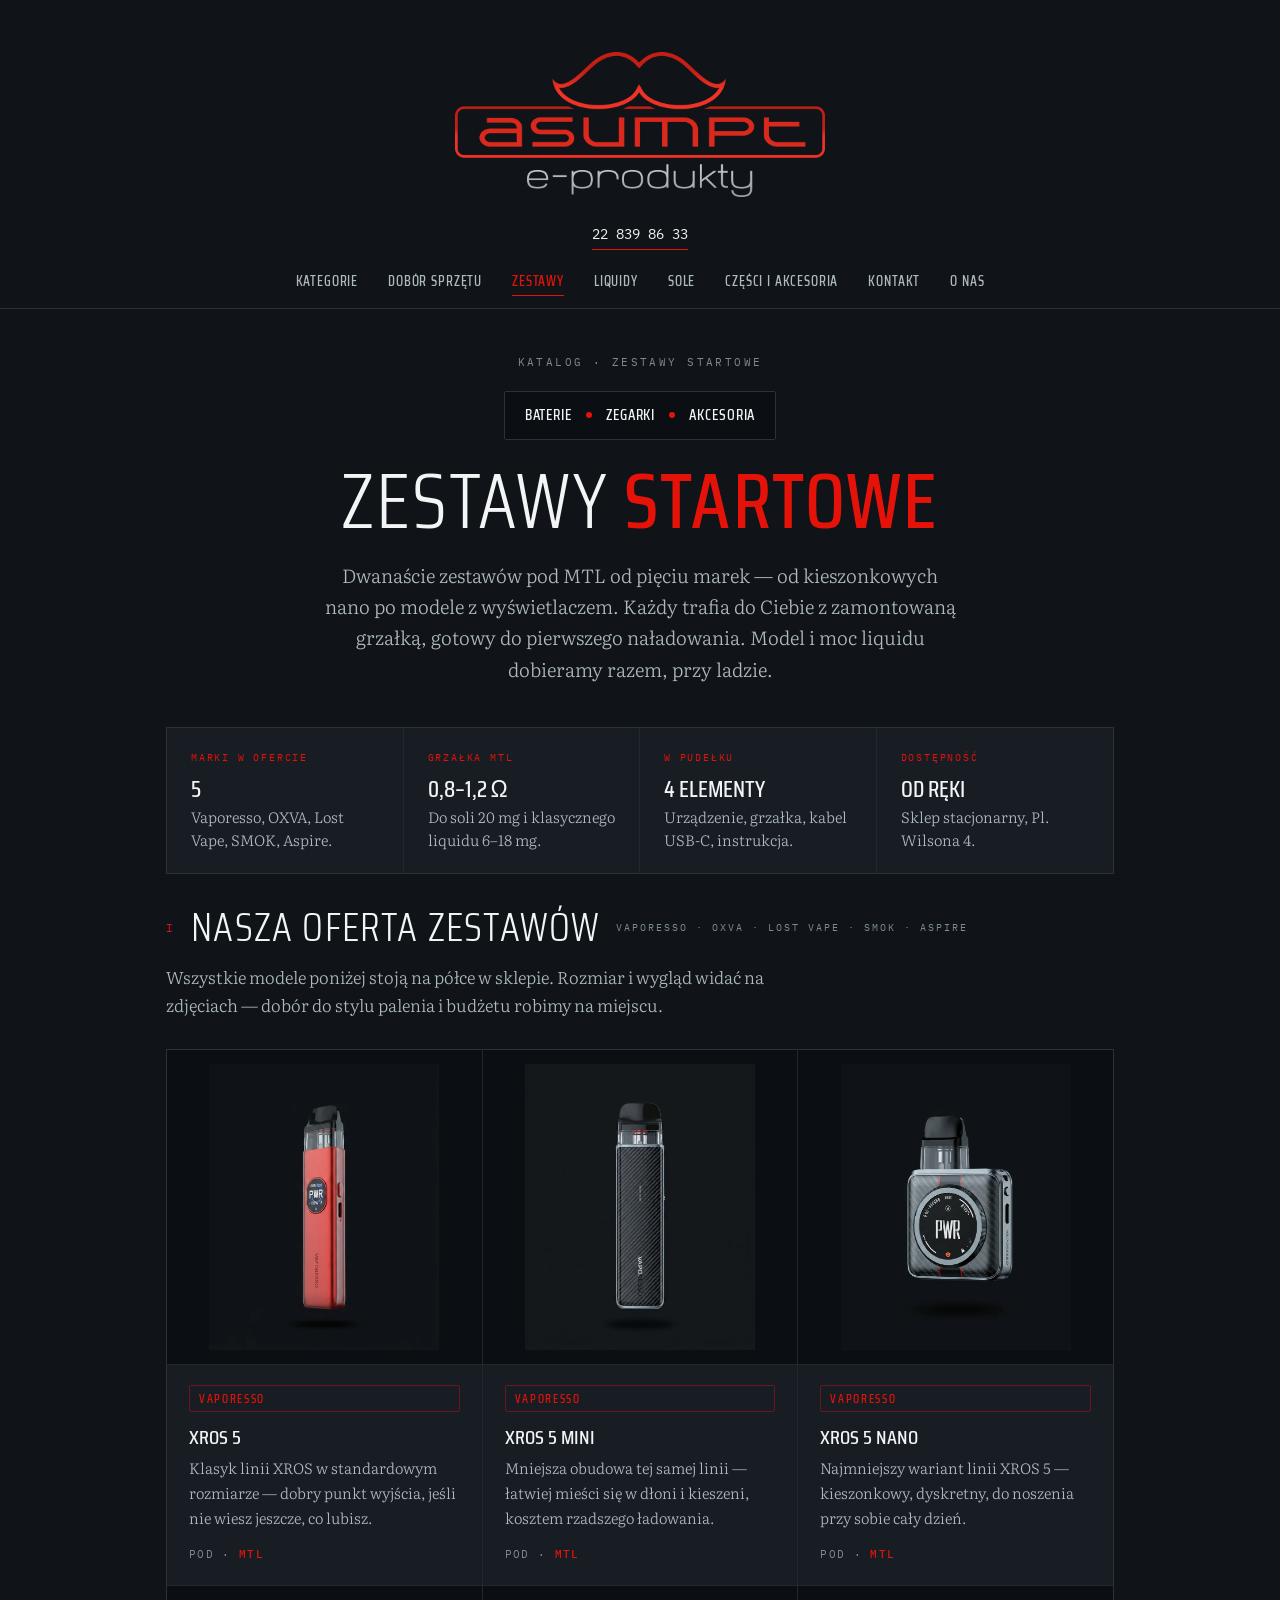
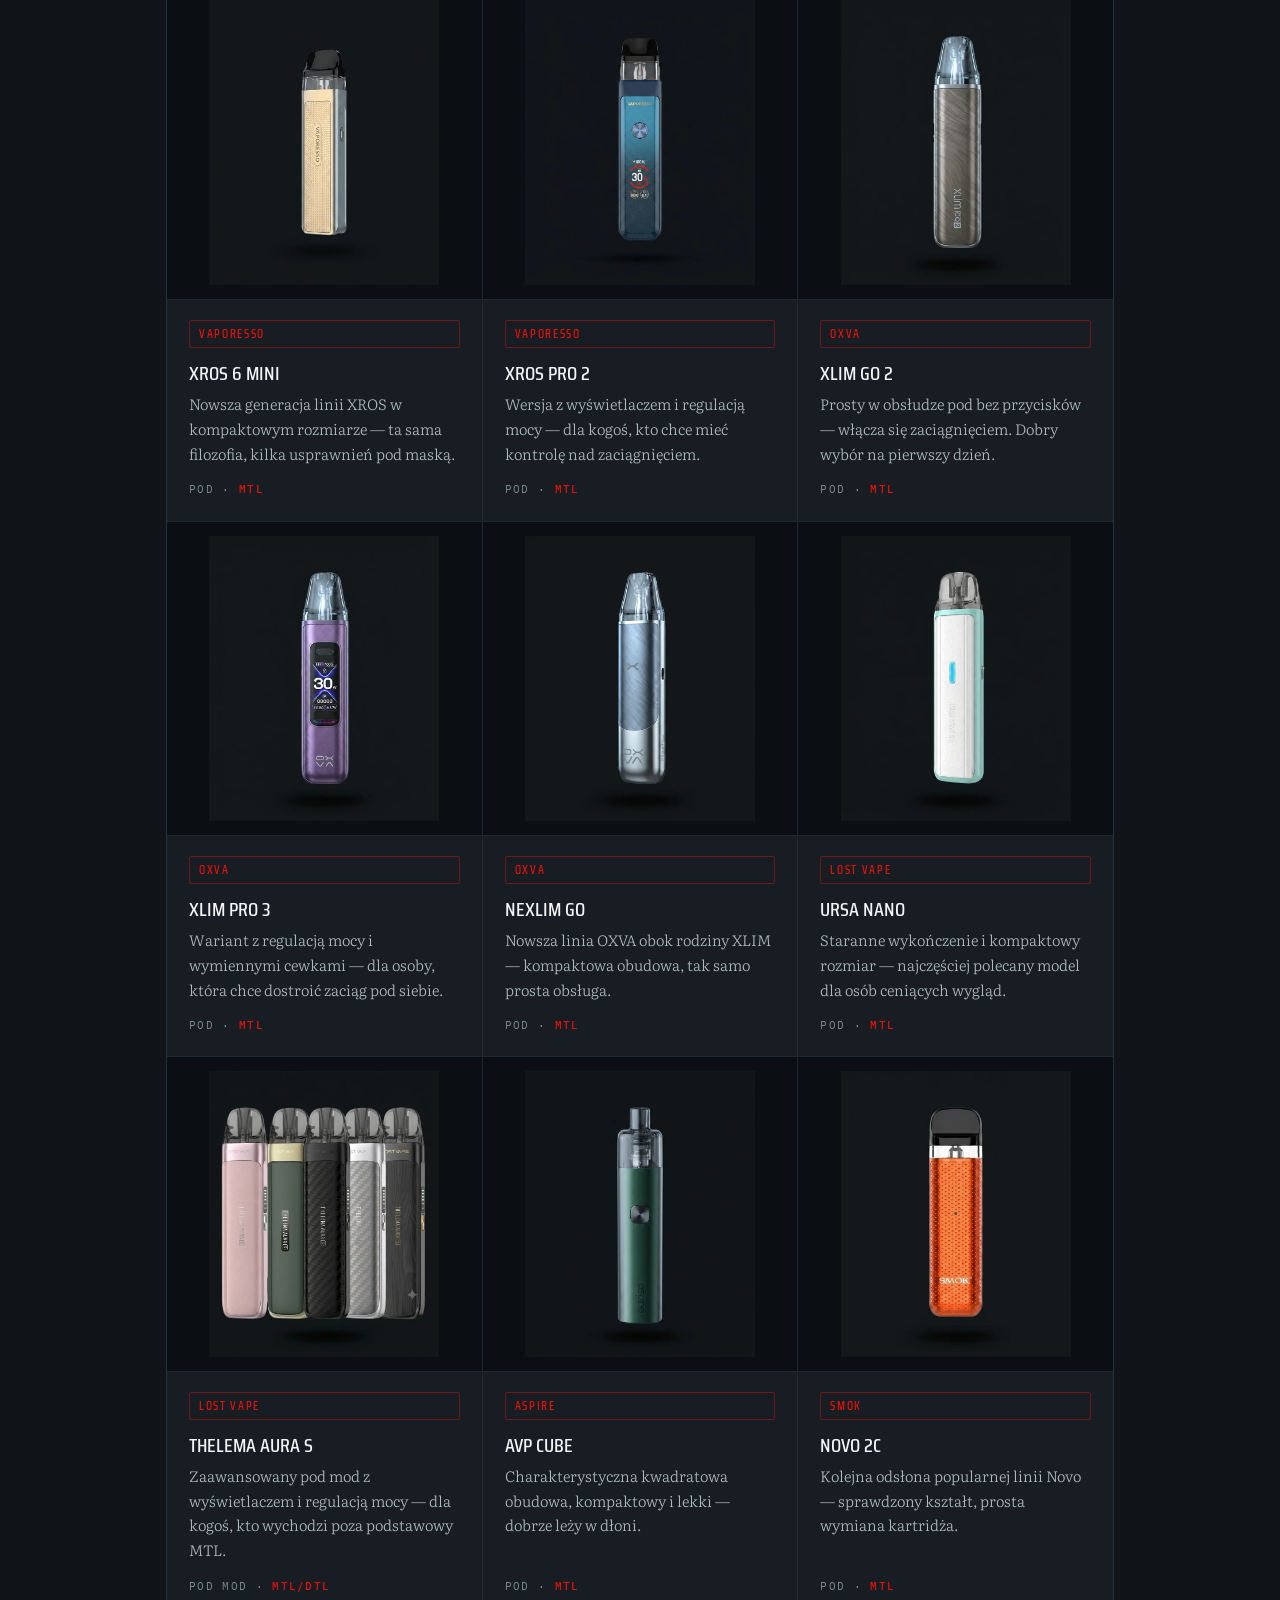
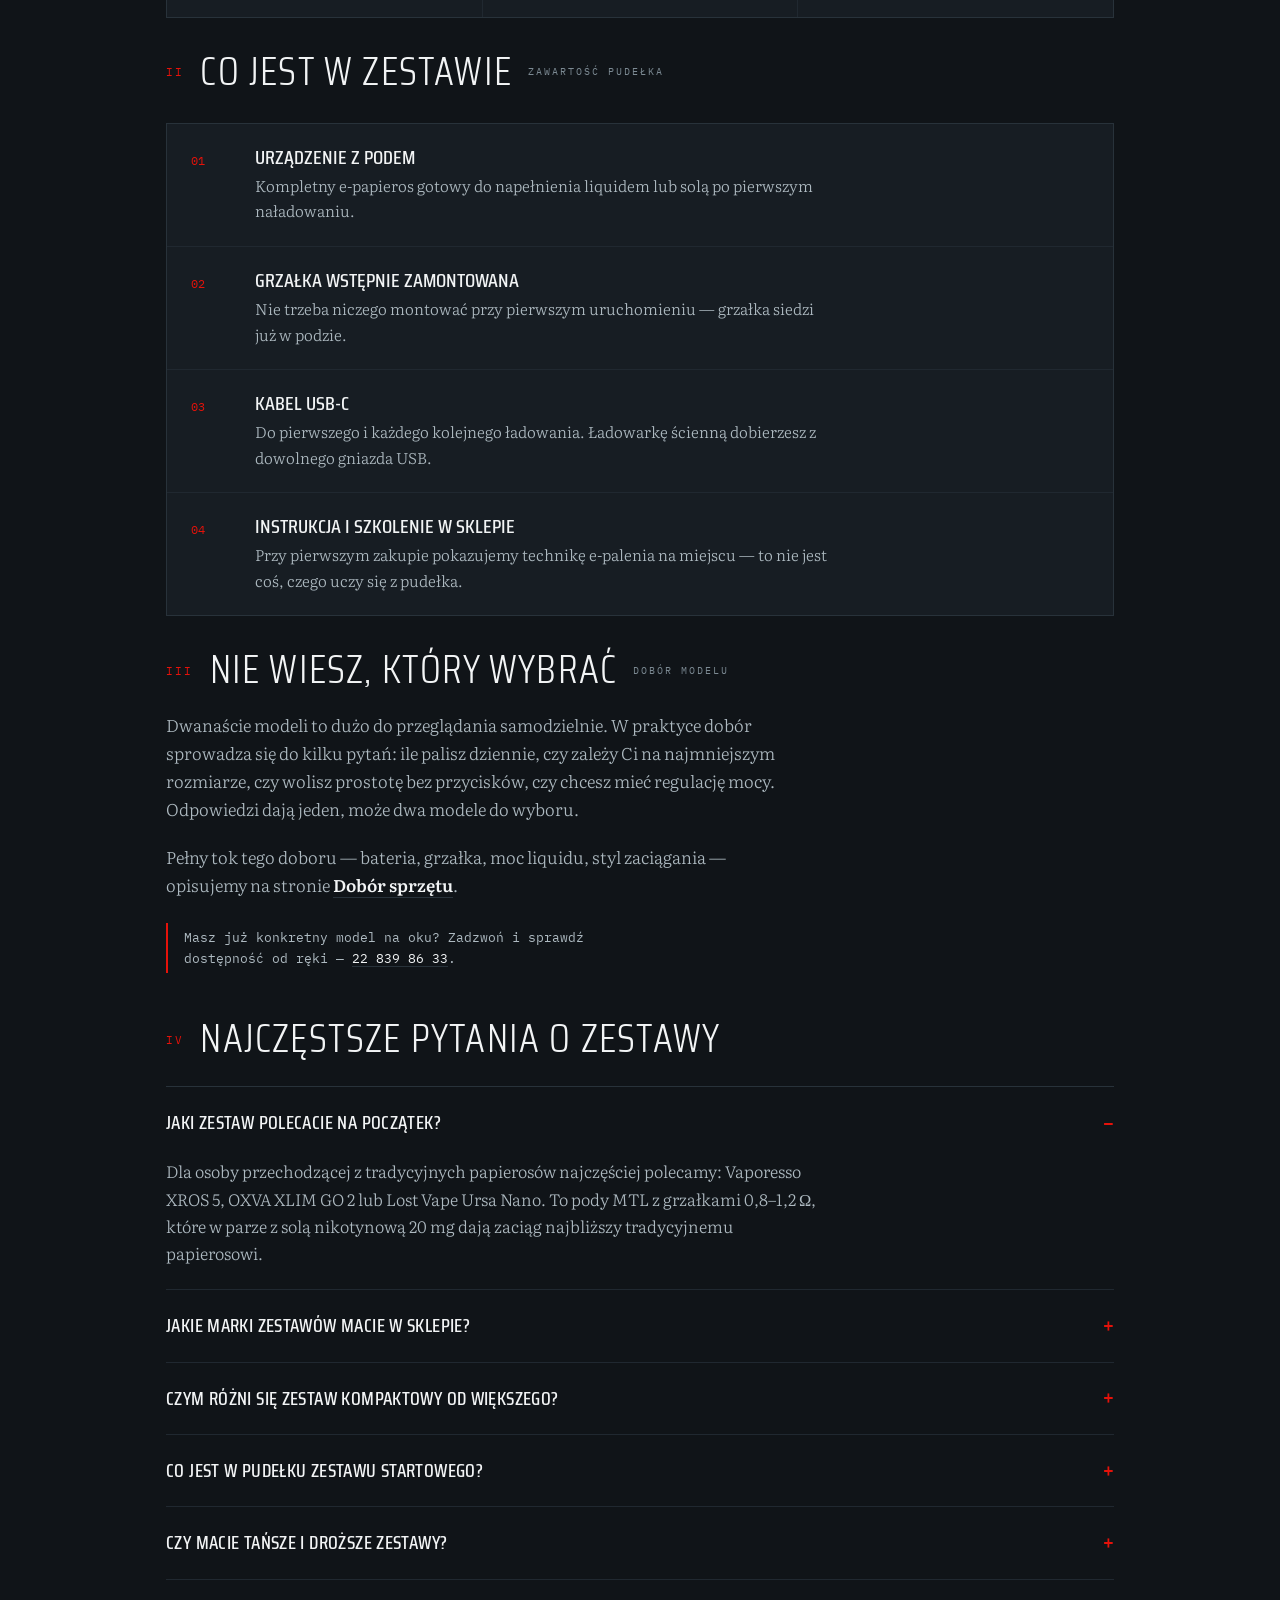
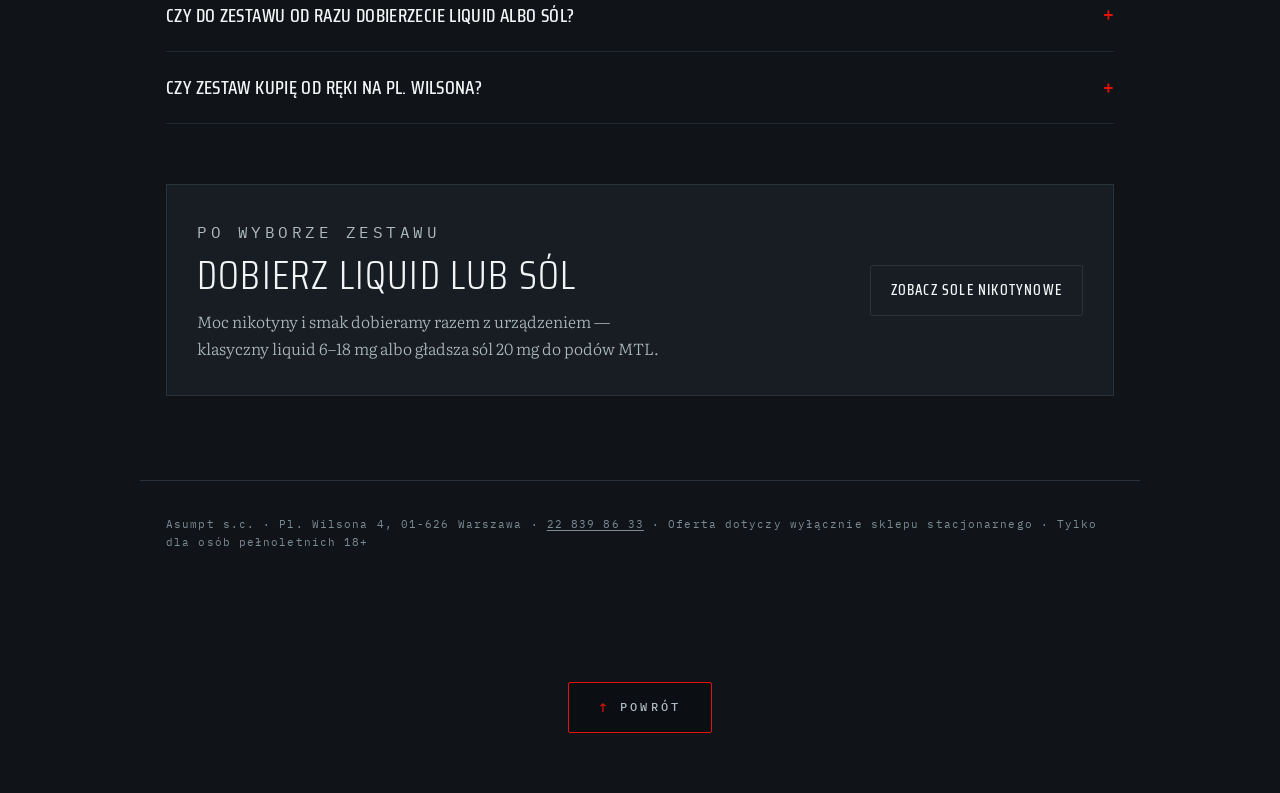
<file: 02-wnetrze-sklepu/zestawy.html>
<!DOCTYPE html>
<html lang="pl">
<head>
<meta charset="utf-8">
<meta name="viewport" content="width=device-width, initial-scale=1">
<title>Zestawy startowe e-papierosów Warszawa · Vaporesso, OXVA, Lost Vape, SMOK, Aspire · Asumpt</title>
<link rel="icon" href="../favicon.ico" sizes="any">
<link rel="icon" type="image/png" sizes="32x32" href="../favicon-32.png">
<link rel="icon" type="image/png" sizes="192x192" href="../favicon-192.png">
<link rel="apple-touch-icon" href="../apple-touch-icon.png">
<meta name="description" content="Zestawy startowe e-papierosów w sklepie Asumpt, Pl. Wilsona 4, Warszawa Żoliborz. Vaporesso XROS, OXVA XLIM, Lost Vape, SMOK, Aspire — od kieszonkowych po modele z wyświetlaczem. Dobór na miejscu.">
<link rel="canonical" href="https://vape-asumpt.pl/02-wnetrze-sklepu/zestawy.html">
<meta property="og:type" content="website">
<meta property="og:title" content="Zestawy startowe e-papierosów · Vaporesso, OXVA, Lost Vape, SMOK, Aspire · Asumpt">
<meta property="og:description" content="Dwanaście zestawów startowych od pięciu marek w sklepie na Pl. Wilsona 4 w Warszawie. Dobieramy model i moc liquidu na miejscu.">
<meta property="og:image" content="https://vape-asumpt.pl/asumpt-witryna-zoliborz.webp">
<meta property="og:locale" content="pl_PL">

<link rel="stylesheet" href="style.css">

<script type="application/ld+json">
{
  "@context": "https://schema.org",
  "@type": "WebPage",
  "@id": "https://vape-asumpt.pl/02-wnetrze-sklepu/zestawy.html#webpage",
  "url": "https://vape-asumpt.pl/02-wnetrze-sklepu/zestawy.html",
  "name": "Zestawy startowe e-papierosów - Vaporesso, OXVA, Lost Vape, SMOK, Aspire",
  "inLanguage": "pl-PL",
  "about": {
    "@type": "Store",
    "@id": "https://vape-asumpt.pl/#localbusiness",
    "name": "Asumpt e-produkty"
  }
}
</script>

<script type="application/ld+json">
{
  "@context": "https://schema.org",
  "@type": "FAQPage",
  "@id": "https://vape-asumpt.pl/02-wnetrze-sklepu/zestawy.html#faq",
  "mainEntity": [
    {"@type":"Question","name":"Jaki zestaw startowy polecacie na początek?","acceptedAnswer":{"@type":"Answer","text":"Dla osoby przechodzącej z tradycyjnych papierosów najczęściej polecamy: Vaporesso XROS 5, OXVA XLIM GO 2 lub Lost Vape Ursa Nano. To pody MTL z grzałkami 0,8-1,2 oma, które w parze z solą nikotynową 20 mg dają zaciąg najbliższy tradycyjnemu papierosowi."}},
    {"@type":"Question","name":"Jakie marki zestawów macie w sklepie?","acceptedAnswer":{"@type":"Answer","text":"Vaporesso, OXVA, Lost Vape, SMOK i Aspire. Do każdej marki, którą polecamy, zapewniamy długoterminową dostępność grzałek i kartridży - to jeden z warunków, zanim w ogóle wprowadzimy model na półkę."}},
    {"@type":"Question","name":"Czym różni się zestaw kompaktowy od większego?","acceptedAnswer":{"@type":"Answer","text":"Warianty nano i mini mają mniejszą baterię i mieszczą się w dłoni lub kieszeni - kosztem rzadszego ładowania. Modele standardowe i pro mają większą baterię, a część z nich - wyświetlacz i regulację mocy. Dobieramy wielkość do stylu palenia."}},
    {"@type":"Question","name":"Co jest w pudełku zestawu startowego?","acceptedAnswer":{"@type":"Answer","text":"Urządzenie z podem, fabrycznie zamontowana grzałka, kabel do ładowania USB-C oraz instrukcja. Przy pierwszym zakupie dodajemy jeszcze krótkie szkolenie z techniki e-palenia na miejscu w sklepie."}},
    {"@type":"Question","name":"Czy macie tańsze i droższe zestawy?","acceptedAnswer":{"@type":"Answer","text":"Tak. Oferta obejmuje całą gamę cenową - od prostych, kompaktowych podów dla początkujących po modele z wyświetlaczem i regulacją mocy. Dobieramy zestaw do potrzeb i budżetu w rozmowie przy ladzie."}},
    {"@type":"Question","name":"Czy do zestawu od razu dobierzecie liquid albo sól?","acceptedAnswer":{"@type":"Answer","text":"Tak, to standardowa część konsultacji. Moc liquidu lub soli nikotynowej dobieramy razem z urządzeniem, nie osobno - jedno bez drugiego rzadko działa dobrze."}},
    {"@type":"Question","name":"Czy zestaw startowy kupię od ręki w sklepie na Żoliborzu?","acceptedAnswer":{"@type":"Answer","text":"Tak. Wszystkie zestawy z tej strony są dostępne od ręki w sklepie stacjonarnym Asumpt przy Pl. Wilsona 4 w Warszawie. Oferta dotyczy wyłącznie sklepu stacjonarnego."}}
  ]
}
</script>

<script type="application/ld+json">
{
  "@context": "https://schema.org",
  "@type": "BreadcrumbList",
  "@id": "https://vape-asumpt.pl/02-wnetrze-sklepu/zestawy.html#breadcrumb",
  "itemListElement": [
    {"@type":"ListItem","position":1,"name":"Strona główna","item":"https://vape-asumpt.pl/"},
    {"@type":"ListItem","position":2,"name":"Zestawy startowe","item":"https://vape-asumpt.pl/02-wnetrze-sklepu/zestawy.html"}
  ]
}
</script>
<style>

/* ---------- pasek danych ---------- */
.facts{
  display:grid;grid-template-columns:repeat(auto-fit,minmax(210px,1fr));
  border:1px solid var(--line);
}
.fact{padding:22px 24px;border-right:1px solid var(--line-soft);background:var(--plate)}
.fact:last-child{border-right:0}
.fact .label{
  font-family:"IBM Plex Mono",monospace;font-size:10px;letter-spacing:.18em;
  text-transform:uppercase;color:var(--red);margin:0 0 12px;
}
.fact p{margin:0;color:var(--ink);font-size:16.5px;line-height:1.5}
.fact .big{
  font-family:"Saira Condensed",sans-serif;font-weight:500;text-transform:uppercase;
  font-size:23px;line-height:1.08;margin:0 0 4px;
}
.fact .big.unit{text-transform:none}
.fact .sub{color:var(--ink-2);font-size:15px}

a.inl{color:var(--ink);text-decoration:none;border-bottom:1px solid var(--line)}
a.inl:hover,a.inl:focus-visible{border-color:var(--red);color:var(--red);outline:none}

.step{font-family:"IBM Plex Mono",monospace;font-size:10px;letter-spacing:.2em;text-transform:uppercase;color:var(--muted)}
.body p{max-width:64ch;margin:20px 0 0;color:var(--ink-2)}
.body p strong{color:var(--ink);font-weight:600}

/* kafelki tekstowe */
.routes{display:grid;grid-template-columns:repeat(auto-fit,minmax(250px,1fr));border:1px solid var(--line);margin-top:30px}
.route{padding:24px;border-right:1px solid var(--line-soft);border-bottom:1px solid var(--line-soft);background:var(--plate)}
.route .tagline,.pcard .tagline{
  display:inline-block;font-family:"Saira Condensed",sans-serif;font-weight:500;
  font-size:12px;letter-spacing:.14em;text-transform:uppercase;color:var(--red);
  border:1px solid rgba(229,18,10,.4);padding:3px 9px;border-radius:2px;margin-bottom:14px;
}
.route h3{
  font-family:"Saira Condensed",sans-serif;font-weight:500;text-transform:uppercase;
  font-size:21px;margin:0 0 8px;line-height:1.1;
}
.route p{margin:0;color:var(--ink-2);font-size:15.5px}
.route .ohm{
  display:block;margin-top:12px;font-family:"IBM Plex Mono",monospace;font-size:11.5px;
  letter-spacing:.12em;text-transform:uppercase;color:var(--muted);
}

/* ---------- siatka produktów ze zdjęciami ---------- */
.products{
  display:grid;grid-template-columns:repeat(auto-fit,minmax(240px,1fr));
  border:1px solid var(--line);margin-top:30px;background:var(--line-soft);
  gap:1px;
}
.pcard{background:var(--plate);display:flex;flex-direction:column}
.pcard .shot{
  aspect-ratio:1/1;background:#0B0F13;display:flex;align-items:center;justify-content:center;
  overflow:hidden;border-bottom:1px solid var(--line-soft);
}
.pcard .shot img{width:100%;height:100%;object-fit:contain;display:block;padding:14px}
.pcard .info{padding:20px 22px 22px;display:flex;flex-direction:column;flex:1}
.pcard h3{
  font-family:"Saira Condensed",sans-serif;font-weight:500;text-transform:uppercase;
  font-size:20px;margin:0 0 8px;line-height:1.1;
}
.pcard p{margin:0;color:var(--ink-2);font-size:15px;flex:1}
.pcard .badge{
  display:block;margin-top:14px;font-family:"IBM Plex Mono",monospace;font-size:11px;
  letter-spacing:.12em;text-transform:uppercase;color:var(--muted);
}
.pcard .badge b{color:var(--red);font-weight:500}

.door p + p{margin-top:12px}

/* uwaga i cytat */
.note{
  margin-top:24px;border-left:2px solid var(--red);padding:4px 0 4px 16px;
  font-family:"IBM Plex Mono",monospace;font-size:12.5px;line-height:1.65;color:var(--ink-2);max-width:62ch;
}
.quote{
  margin:34px 0 0;border-left:2px solid var(--red);padding:2px 0 2px 22px;
  font-size:21px;line-height:1.5;color:var(--ink);max-width:58ch;
}

/* przejście dalej */
.cta{
  margin-top:60px;border:1px solid var(--line);background:var(--plate);
  padding:34px 30px;display:flex;justify-content:space-between;align-items:center;
  gap:26px;flex-wrap:wrap;
}
.cta h2{margin:10px 0 0}
.cta p{margin:12px 0 0;color:var(--ink-2);max-width:52ch;font-size:16px}
.cta a{
  font-family:"Saira Condensed",sans-serif;font-weight:500;text-transform:uppercase;
  font-size:15px;letter-spacing:.08em;color:var(--ink);text-decoration:none;
  border:1px solid var(--line);padding:12px 20px;border-radius:2px;white-space:nowrap;
}
.cta a:hover,.cta a:focus-visible{border-color:var(--red);color:var(--red);outline:none}

.faq{margin-top:26px}
.door{margin-top:30px}
</style>
</head>
<body>
<div class="wrap top">
  <img class="logo" alt="asumpt e-produkty" src="../logo-asumpt.png">
  <a class="tel" href="tel:+48228398633">22 839 86 33</a>
</div>

<div class="navbar">
  <nav class="navbar-desktop wrap" aria-label="Nawigacja główna">
    <ul>
      <li><a href="index.html">Kategorie</a></li>
      <li><a href="dobor-sprzetu.html">Dobór sprzętu</a></li>
      <li><a href="zestawy.html" aria-current="page">Zestawy</a></li>
      <li><a href="liquidy.html">Liquidy</a></li>
      <li><a href="sole.html">Sole</a></li>
      <li><a href="czesci-akcesoria.html">Części i akcesoria</a></li>
      <li><a href="kontakt.html">Kontakt</a></li>
      <li><a href="o-nas.html">O nas</a></li>
    </ul>
  </nav>
  <details class="navbar-mobile">
    <summary>Menu</summary>
    <nav aria-label="Nawigacja główna">
      <ul>
        <li><a href="index.html">Kategorie</a></li>
        <li><a href="dobor-sprzetu.html">Dobór sprzętu</a></li>
        <li><a href="zestawy.html" aria-current="page">Zestawy</a></li>
        <li><a href="liquidy.html">Liquidy</a></li>
        <li><a href="sole.html">Sole</a></li>
        <li><a href="czesci-akcesoria.html">Części i akcesoria</a></li>
        <li><a href="kontakt.html">Kontakt</a></li>
        <li><a href="o-nas.html">O nas</a></li>
      </ul>
    </nav>
  </details>
</div>

<div class="wrap hero">
  <p class="eyebrow">Katalog · Zestawy startowe</p>
  <div class="sign">Baterie <i></i> Zegarki <i></i> Akcesoria</div>
  <h1 style="margin-top:24px">Zestawy <em>startowe</em></h1>
  <p class="lede">Dwanaście zestawów pod MTL od pięciu marek — od kieszonkowych nano po modele z wyświetlaczem. Każdy trafia do Ciebie z zamontowaną grzałką, gotowy do pierwszego naładowania. Model i moc liquidu dobieramy razem, przy ladzie.</p>
</div>

<div class="wrap">
  <div class="facts">
    <div class="fact">
      <p class="label">Marki w ofercie</p>
      <p class="big">5</p>
      <p class="sub">Vaporesso, OXVA, Lost Vape, SMOK, Aspire.</p>
    </div>
    <div class="fact">
      <p class="label">Grzałka MTL</p>
      <p class="big unit">0,8–1,2 Ω</p>
      <p class="sub">Do soli 20 mg i klasycznego liquidu 6–18 mg.</p>
    </div>
    <div class="fact">
      <p class="label">W pudełku</p>
      <p class="big">4 elementy</p>
      <p class="sub">Urządzenie, grzałka, kabel USB-C, instrukcja.</p>
    </div>
    <div class="fact">
      <p class="label">Dostępność</p>
      <p class="big">Od ręki</p>
      <p class="sub">Sklep stacjonarny, Pl. Wilsona 4.</p>
    </div>
  </div>
</div>

<!-- ============ I ============ -->
<section class="wrap">
  <div class="shead"><span class="snum">I</span><h2>Nasza oferta zestawów</h2><span class="step">Vaporesso · OXVA · Lost Vape · SMOK · Aspire</span></div>
  <p class="sintro">Wszystkie modele poniżej stoją na półce w sklepie. Rozmiar i wygląd widać na zdjęciach — dobór do stylu palenia i budżetu robimy na miejscu.</p>

  <div class="products">
    <article class="pcard">
      <div class="shot"><img src="produkty/vaporesso-xros-5.webp" alt="Vaporesso XROS 5" loading="lazy"></div>
      <div class="info">
        <span class="tagline">Vaporesso</span>
        <h3>XROS 5</h3>
        <p>Klasyk linii XROS w standardowym rozmiarze — dobry punkt wyjścia, jeśli nie wiesz jeszcze, co lubisz.</p>
        <span class="badge">Pod · <b>MTL</b></span>
      </div>
    </article>
    <article class="pcard">
      <div class="shot"><img src="produkty/vaporesso-xros-5-mini.webp" alt="Vaporesso XROS 5 Mini" loading="lazy"></div>
      <div class="info">
        <span class="tagline">Vaporesso</span>
        <h3>XROS 5 Mini</h3>
        <p>Mniejsza obudowa tej samej linii — łatwiej mieści się w dłoni i kieszeni, kosztem rzadszego ładowania.</p>
        <span class="badge">Pod · <b>MTL</b></span>
      </div>
    </article>
    <article class="pcard">
      <div class="shot"><img src="produkty/vaporesso-xros-5-nano.webp" alt="Vaporesso XROS 5 Nano" loading="lazy"></div>
      <div class="info">
        <span class="tagline">Vaporesso</span>
        <h3>XROS 5 Nano</h3>
        <p>Najmniejszy wariant linii XROS 5 — kieszonkowy, dyskretny, do noszenia przy sobie cały dzień.</p>
        <span class="badge">Pod · <b>MTL</b></span>
      </div>
    </article>
    <article class="pcard">
      <div class="shot"><img src="produkty/vaporesso-xros-6-mini.webp" alt="Vaporesso XROS 6 Mini" loading="lazy"></div>
      <div class="info">
        <span class="tagline">Vaporesso</span>
        <h3>XROS 6 Mini</h3>
        <p>Nowsza generacja linii XROS w kompaktowym rozmiarze — ta sama filozofia, kilka usprawnień pod maską.</p>
        <span class="badge">Pod · <b>MTL</b></span>
      </div>
    </article>
    <article class="pcard">
      <div class="shot"><img src="produkty/vaporesso-xros-pro-2.webp" alt="Vaporesso XROS Pro 2" loading="lazy"></div>
      <div class="info">
        <span class="tagline">Vaporesso</span>
        <h3>XROS Pro 2</h3>
        <p>Wersja z wyświetlaczem i regulacją mocy — dla kogoś, kto chce mieć kontrolę nad zaciągnięciem.</p>
        <span class="badge">Pod · <b>MTL</b></span>
      </div>
    </article>
    <article class="pcard">
      <div class="shot"><img src="produkty/oxva-xlim-go2.webp" alt="OXVA XLIM GO 2" loading="lazy"></div>
      <div class="info">
        <span class="tagline">OXVA</span>
        <h3>XLIM GO 2</h3>
        <p>Prosty w obsłudze pod bez przycisków — włącza się zaciągnięciem. Dobry wybór na pierwszy dzień.</p>
        <span class="badge">Pod · <b>MTL</b></span>
      </div>
    </article>
    <article class="pcard">
      <div class="shot"><img src="produkty/oxva-xlim-pro-3.webp" alt="OXVA XLIM Pro 3" loading="lazy"></div>
      <div class="info">
        <span class="tagline">OXVA</span>
        <h3>XLIM Pro 3</h3>
        <p>Wariant z regulacją mocy i wymiennymi cewkami — dla osoby, która chce dostroić zaciąg pod siebie.</p>
        <span class="badge">Pod · <b>MTL</b></span>
      </div>
    </article>
    <article class="pcard">
      <div class="shot"><img src="produkty/oxva-nexlim-go.webp" alt="OXVA Nexlim Go" loading="lazy"></div>
      <div class="info">
        <span class="tagline">OXVA</span>
        <h3>Nexlim Go</h3>
        <p>Nowsza linia OXVA obok rodziny XLIM — kompaktowa obudowa, tak samo prosta obsługa.</p>
        <span class="badge">Pod · <b>MTL</b></span>
      </div>
    </article>
    <article class="pcard">
      <div class="shot"><img src="produkty/lost-vape-ursa-nano.webp" alt="Lost Vape Ursa Nano" loading="lazy"></div>
      <div class="info">
        <span class="tagline">Lost Vape</span>
        <h3>Ursa Nano</h3>
        <p>Staranne wykończenie i kompaktowy rozmiar — najczęściej polecany model dla osób ceniących wygląd.</p>
        <span class="badge">Pod · <b>MTL</b></span>
      </div>
    </article>
    <article class="pcard">
      <div class="shot"><img src="produkty/lost-vape-thelema-aura-s.webp" alt="Lost Vape Thelema Aura S" loading="lazy"></div>
      <div class="info">
        <span class="tagline">Lost Vape</span>
        <h3>Thelema Aura S</h3>
        <p>Zaawansowany pod mod z wyświetlaczem i regulacją mocy — dla kogoś, kto wychodzi poza podstawowy MTL.</p>
        <span class="badge">Pod mod · <b>MTL/DTL</b></span>
      </div>
    </article>
    <article class="pcard">
      <div class="shot"><img src="produkty/aspire-avp-cube.webp" alt="Aspire AVP Cube" loading="lazy"></div>
      <div class="info">
        <span class="tagline">Aspire</span>
        <h3>AVP Cube</h3>
        <p>Charakterystyczna kwadratowa obudowa, kompaktowy i lekki — dobrze leży w dłoni.</p>
        <span class="badge">Pod · <b>MTL</b></span>
      </div>
    </article>
    <article class="pcard">
      <div class="shot"><img src="produkty/smok-novo-2c.webp" alt="SMOK Novo 2C" loading="lazy"></div>
      <div class="info">
        <span class="tagline">SMOK</span>
        <h3>Novo 2C</h3>
        <p>Kolejna odsłona popularnej linii Novo — sprawdzony kształt, prosta wymiana kartridża.</p>
        <span class="badge">Pod · <b>MTL</b></span>
      </div>
    </article>
  </div>
</section>

<!-- ============ II ============ -->
<section class="wrap">
  <div class="shead"><span class="snum">II</span><h2>Co jest w zestawie</h2><span class="step">Zawartość pudełka</span></div>
  <div class="door">
    <ol>
      <li>
        <span class="no">01</span>
        <div>
          <h3>Urządzenie z podem</h3>
          <p>Kompletny e-papieros gotowy do napełnienia liquidem lub solą po pierwszym naładowaniu.</p>
        </div>
      </li>
      <li>
        <span class="no">02</span>
        <div>
          <h3>Grzałka wstępnie zamontowana</h3>
          <p>Nie trzeba niczego montować przy pierwszym uruchomieniu — grzałka siedzi już w podzie.</p>
        </div>
      </li>
      <li>
        <span class="no">03</span>
        <div>
          <h3>Kabel USB-C</h3>
          <p>Do pierwszego i każdego kolejnego ładowania. Ładowarkę ścienną dobierzesz z dowolnego gniazda USB.</p>
        </div>
      </li>
      <li>
        <span class="no">04</span>
        <div>
          <h3>Instrukcja i szkolenie w sklepie</h3>
          <p>Przy pierwszym zakupie pokazujemy technikę e-palenia na miejscu — to nie jest coś, czego uczy się z pudełka.</p>
        </div>
      </li>
    </ol>
  </div>
</section>

<!-- ============ III ============ -->
<section class="wrap">
  <div class="shead"><span class="snum">III</span><h2>Nie wiesz, który wybrać</h2><span class="step">Dobór modelu</span></div>
  <div class="body">
    <p>Dwanaście modeli to dużo do przeglądania samodzielnie. W praktyce dobór sprowadza się do kilku pytań: ile palisz dziennie, czy zależy Ci na najmniejszym rozmiarze, czy wolisz prostotę bez przycisków, czy chcesz mieć regulację mocy. Odpowiedzi dają jeden, może dwa modele do wyboru.</p>
    <p>Pełny tok tego doboru — bateria, grzałka, moc liquidu, styl zaciągania — opisujemy na stronie <strong><a class="inl" href="dobor-sprzetu.html">Dobór sprzętu</a></strong>.</p>
  </div>
  <p class="note">Masz już konkretny model na oku? Zadzwoń i sprawdź dostępność od ręki — <a class="inl" href="tel:+48228398633">22 839 86 33</a>.</p>
</section>

<!-- ============ IV ============ -->
<section class="wrap">
  <div class="shead"><span class="snum">IV</span><h2>Najczęstsze pytania o zestawy</h2></div>
  <div class="faq">
    <details open>
      <summary>Jaki zestaw polecacie na początek?</summary>
      <p>Dla osoby przechodzącej z tradycyjnych papierosów najczęściej polecamy: Vaporesso XROS 5, OXVA XLIM GO 2 lub Lost Vape Ursa Nano. To pody MTL z grzałkami 0,8–1,2 Ω, które w parze z solą nikotynową 20 mg dają zaciąg najbliższy tradycyjnemu papierosowi.</p>
    </details>
    <details>
      <summary>Jakie marki zestawów macie w sklepie?</summary>
      <p>Vaporesso, OXVA, Lost Vape, SMOK i Aspire. Do każdej marki, którą polecamy, zapewniamy długoterminową dostępność grzałek i kartridży — to jeden z warunków, zanim model trafi na półkę.</p>
    </details>
    <details>
      <summary>Czym różni się zestaw kompaktowy od większego?</summary>
      <p>Warianty nano i mini mają mniejszą baterię i mieszczą się w dłoni lub kieszeni, kosztem rzadszego ładowania. Modele standardowe i pro mają większą baterię, a część z nich — wyświetlacz i regulację mocy.</p>
    </details>
    <details>
      <summary>Co jest w pudełku zestawu startowego?</summary>
      <p>Urządzenie z podem, fabrycznie zamontowana grzałka, kabel USB-C i instrukcja. Przy pierwszym zakupie dodajemy krótkie szkolenie z techniki e-palenia na miejscu.</p>
    </details>
    <details>
      <summary>Czy macie tańsze i droższe zestawy?</summary>
      <p>Tak. Oferta obejmuje całą gamę cenową — od prostych, kompaktowych podów po modele z wyświetlaczem i regulacją mocy. Dobieramy zestaw do potrzeb i budżetu w rozmowie przy ladzie.</p>
    </details>
    <details>
      <summary>Czy do zestawu od razu dobierzecie liquid albo sól?</summary>
      <p>Tak, to standardowa część konsultacji. Moc liquidu lub soli nikotynowej dobieramy razem z urządzeniem — jedno bez drugiego rzadko działa dobrze. Zobacz też <a class="inl" href="liquidy.html">liquidy</a> i <a class="inl" href="sole.html">sole nikotynowe</a>.</p>
    </details>
    <details>
      <summary>Czy zestaw kupię od ręki na Pl. Wilsona?</summary>
      <p>Tak. Wszystkie zestawy z tej strony są dostępne od ręki w sklepie stacjonarnym Asumpt przy Pl. Wilsona 4 w Warszawie, na Żoliborzu, tuż przy wyjściu ze stacji metra Plac Wilsona. Oferta dotyczy wyłącznie sklepu stacjonarnego.</p>
    </details>
  </div>
</section>

<div class="wrap">
  <div class="cta">
    <div>
      <p class="eyebrow" style="margin:0">Po wyborze zestawu</p>
      <h2>Dobierz liquid lub sól</h2>
      <p>Moc nikotyny i smak dobieramy razem z urządzeniem — klasyczny liquid 6–18 mg albo gładsza sól 20 mg do podów MTL.</p>
    </div>
    <a href="sole.html">Zobacz sole nikotynowe</a>
  </div>
</div>

<footer class="wrap">
  <p class="fnote">Asumpt s.c. · Pl. Wilsona 4, 01-626 Warszawa · <a href="tel:+48228398633" class="fnote-tel">22 839 86 33</a> · Oferta dotyczy wyłącznie sklepu stacjonarnego · Tylko dla osób pełnoletnich 18+</p>
</footer>
<div class="wrap" style="text-align:center;padding-bottom:60px">
  <a class="back-to-top" href="#" aria-label="Powrót na górę strony"><span aria-hidden="true">↑</span> Powrót</a>
</div>
</body>
</html>
</file>
<file: 02-wnetrze-sklepu/style.css>
/* Fonty samohostowane lokalnie (bez zapytań do Google) — Saira Condensed, Literata, IBM Plex Mono. */
@font-face {
  font-family: "IBM Plex Mono";
  font-style: normal;
  font-weight: 400;
  font-display: swap;
  src: url("../fonts/ibm-plex-mono-400-latin-ext.woff2") format("woff2");
  unicode-range: U+0100-02BA, U+02BD-02C5, U+02C7-02CC, U+02CE-02D7, U+02DD-02FF, U+0304, U+0308, U+0329, U+1D00-1DBF, U+1E00-1E9F, U+1EF2-1EFF, U+2020, U+20A0-20AB, U+20AD-20C0, U+2113, U+2C60-2C7F, U+A720-A7FF;
}
@font-face {
  font-family: "IBM Plex Mono";
  font-style: normal;
  font-weight: 400;
  font-display: swap;
  src: url("../fonts/ibm-plex-mono-400-latin.woff2") format("woff2");
  unicode-range: U+0000-00FF, U+0131, U+0152-0153, U+02BB-02BC, U+02C6, U+02DA, U+02DC, U+0304, U+0308, U+0329, U+2000-206F, U+20AC, U+2122, U+2191, U+2193, U+2212, U+2215, U+FEFF, U+FFFD;
}
@font-face {
  font-family: "IBM Plex Mono";
  font-style: normal;
  font-weight: 500;
  font-display: swap;
  src: url("../fonts/ibm-plex-mono-500-latin-ext.woff2") format("woff2");
  unicode-range: U+0100-02BA, U+02BD-02C5, U+02C7-02CC, U+02CE-02D7, U+02DD-02FF, U+0304, U+0308, U+0329, U+1D00-1DBF, U+1E00-1E9F, U+1EF2-1EFF, U+2020, U+20A0-20AB, U+20AD-20C0, U+2113, U+2C60-2C7F, U+A720-A7FF;
}
@font-face {
  font-family: "IBM Plex Mono";
  font-style: normal;
  font-weight: 500;
  font-display: swap;
  src: url("../fonts/ibm-plex-mono-500-latin.woff2") format("woff2");
  unicode-range: U+0000-00FF, U+0131, U+0152-0153, U+02BB-02BC, U+02C6, U+02DA, U+02DC, U+0304, U+0308, U+0329, U+2000-206F, U+20AC, U+2122, U+2191, U+2193, U+2212, U+2215, U+FEFF, U+FFFD;
}
@font-face {
  font-family: "Literata";
  font-style: normal;
  font-weight: 300;
  font-display: swap;
  src: url("../fonts/literata-300-latin-ext.woff2") format("woff2");
  unicode-range: U+0100-02BA, U+02BD-02C5, U+02C7-02CC, U+02CE-02D7, U+02DD-02FF, U+0304, U+0308, U+0329, U+1D00-1DBF, U+1E00-1E9F, U+1EF2-1EFF, U+2020, U+20A0-20AB, U+20AD-20C0, U+2113, U+2C60-2C7F, U+A720-A7FF;
}
@font-face {
  font-family: "Literata";
  font-style: normal;
  font-weight: 300;
  font-display: swap;
  src: url("../fonts/literata-300-latin.woff2") format("woff2");
  unicode-range: U+0000-00FF, U+0131, U+0152-0153, U+02BB-02BC, U+02C6, U+02DA, U+02DC, U+0304, U+0308, U+0329, U+2000-206F, U+20AC, U+2122, U+2191, U+2193, U+2212, U+2215, U+FEFF, U+FFFD;
}
@font-face {
  font-family: "Literata";
  font-style: normal;
  font-weight: 400;
  font-display: swap;
  src: url("../fonts/literata-300-latin-ext.woff2") format("woff2");
  unicode-range: U+0100-02BA, U+02BD-02C5, U+02C7-02CC, U+02CE-02D7, U+02DD-02FF, U+0304, U+0308, U+0329, U+1D00-1DBF, U+1E00-1E9F, U+1EF2-1EFF, U+2020, U+20A0-20AB, U+20AD-20C0, U+2113, U+2C60-2C7F, U+A720-A7FF;
}
@font-face {
  font-family: "Literata";
  font-style: normal;
  font-weight: 400;
  font-display: swap;
  src: url("../fonts/literata-300-latin.woff2") format("woff2");
  unicode-range: U+0000-00FF, U+0131, U+0152-0153, U+02BB-02BC, U+02C6, U+02DA, U+02DC, U+0304, U+0308, U+0329, U+2000-206F, U+20AC, U+2122, U+2191, U+2193, U+2212, U+2215, U+FEFF, U+FFFD;
}
@font-face {
  font-family: "Literata";
  font-style: normal;
  font-weight: 600;
  font-display: swap;
  src: url("../fonts/literata-300-latin-ext.woff2") format("woff2");
  unicode-range: U+0100-02BA, U+02BD-02C5, U+02C7-02CC, U+02CE-02D7, U+02DD-02FF, U+0304, U+0308, U+0329, U+1D00-1DBF, U+1E00-1E9F, U+1EF2-1EFF, U+2020, U+20A0-20AB, U+20AD-20C0, U+2113, U+2C60-2C7F, U+A720-A7FF;
}
@font-face {
  font-family: "Literata";
  font-style: normal;
  font-weight: 600;
  font-display: swap;
  src: url("../fonts/literata-300-latin.woff2") format("woff2");
  unicode-range: U+0000-00FF, U+0131, U+0152-0153, U+02BB-02BC, U+02C6, U+02DA, U+02DC, U+0304, U+0308, U+0329, U+2000-206F, U+20AC, U+2122, U+2191, U+2193, U+2212, U+2215, U+FEFF, U+FFFD;
}
@font-face {
  font-family: "Saira Condensed";
  font-style: normal;
  font-weight: 300;
  font-display: swap;
  src: url("../fonts/saira-condensed-300-latin-ext.woff2") format("woff2");
  unicode-range: U+0100-02BA, U+02BD-02C5, U+02C7-02CC, U+02CE-02D7, U+02DD-02FF, U+0304, U+0308, U+0329, U+1D00-1DBF, U+1E00-1E9F, U+1EF2-1EFF, U+2020, U+20A0-20AB, U+20AD-20C0, U+2113, U+2C60-2C7F, U+A720-A7FF;
}
@font-face {
  font-family: "Saira Condensed";
  font-style: normal;
  font-weight: 300;
  font-display: swap;
  src: url("../fonts/saira-condensed-300-latin.woff2") format("woff2");
  unicode-range: U+0000-00FF, U+0131, U+0152-0153, U+02BB-02BC, U+02C6, U+02DA, U+02DC, U+0304, U+0308, U+0329, U+2000-206F, U+20AC, U+2122, U+2191, U+2193, U+2212, U+2215, U+FEFF, U+FFFD;
}
@font-face {
  font-family: "Saira Condensed";
  font-style: normal;
  font-weight: 500;
  font-display: swap;
  src: url("../fonts/saira-condensed-500-latin-ext.woff2") format("woff2");
  unicode-range: U+0100-02BA, U+02BD-02C5, U+02C7-02CC, U+02CE-02D7, U+02DD-02FF, U+0304, U+0308, U+0329, U+1D00-1DBF, U+1E00-1E9F, U+1EF2-1EFF, U+2020, U+20A0-20AB, U+20AD-20C0, U+2113, U+2C60-2C7F, U+A720-A7FF;
}
@font-face {
  font-family: "Saira Condensed";
  font-style: normal;
  font-weight: 500;
  font-display: swap;
  src: url("../fonts/saira-condensed-500-latin.woff2") format("woff2");
  unicode-range: U+0000-00FF, U+0131, U+0152-0153, U+02BB-02BC, U+02C6, U+02DA, U+02DC, U+0304, U+0308, U+0329, U+2000-206F, U+20AC, U+2122, U+2191, U+2193, U+2212, U+2215, U+FEFF, U+FFFD;
}
@font-face {
  font-family: "Saira Condensed";
  font-style: normal;
  font-weight: 700;
  font-display: swap;
  src: url("../fonts/saira-condensed-700-latin-ext.woff2") format("woff2");
  unicode-range: U+0100-02BA, U+02BD-02C5, U+02C7-02CC, U+02CE-02D7, U+02DD-02FF, U+0304, U+0308, U+0329, U+1D00-1DBF, U+1E00-1E9F, U+1EF2-1EFF, U+2020, U+20A0-20AB, U+20AD-20C0, U+2113, U+2C60-2C7F, U+A720-A7FF;
}
@font-face {
  font-family: "Saira Condensed";
  font-style: normal;
  font-weight: 700;
  font-display: swap;
  src: url("../fonts/saira-condensed-700-latin.woff2") format("woff2");
  unicode-range: U+0000-00FF, U+0131, U+0152-0153, U+02BB-02BC, U+02C6, U+02DA, U+02DC, U+0304, U+0308, U+0329, U+2000-206F, U+20AC, U+2122, U+2191, U+2193, U+2212, U+2215, U+FEFF, U+FFFD;
}
/* Wspólny system: zmienne, bazowa typografia i powtarzalne elementy
   (nagłówek, nawigacja, stopka) dla wszystkich podstron 02-wnetrze-sklepu/.
   Wzorzec: kontakt.html — patrz CLAUDE.md. */

:root{
  --ground:#101418;
  --plate:#171D23;
  --plate-2:#1D242B;
  --line:#28323A;
  --line-soft:#202830;
  --ink:#F2F4F5;
  --ink-2:#AEBAC1;
  --muted:#7C8A93;
  --titan:#93A0A8;
  --red:#E5120A;
  --lamp:#F0B266;
}
*{box-sizing:border-box}
html{scroll-behavior:smooth}
@media (prefers-reduced-motion:reduce){html{scroll-behavior:auto}}
body{
  margin:0;background:var(--ground);color:var(--ink);
  font-family:"Literata",Georgia,serif;font-weight:300;font-size:17px;line-height:1.65;
  -webkit-font-smoothing:antialiased;
}
.wrap{max-width:1000px;margin:0 auto;padding:0 26px}
.narrow{max-width:66ch}

/* ---------- szyld: element przewodni ---------- */
.sign{
  display:inline-flex;align-items:center;gap:14px;
  background:#0B0F13;border:1px solid var(--line);
  padding:11px 20px;border-radius:2px;
  font-family:"Saira Condensed",Impact,sans-serif;font-weight:500;
  text-transform:uppercase;letter-spacing:.06em;font-size:15px;color:var(--ink);
}
.sign i{width:6px;height:6px;border-radius:50%;background:var(--red);flex:none;font-style:normal}

/* ---------- nagłówek strony ---------- */
.top{padding:52px 26px 0;display:flex;flex-direction:column;align-items:center;gap:26px;text-align:center}
.logo{width:min(370px,66vw);height:auto;display:block}
.tel{
  font-family:"IBM Plex Mono",monospace;font-size:14px;color:var(--ink);
  text-decoration:none;border-bottom:1px solid var(--red);padding-bottom:3px;
  font-variant-numeric:tabular-nums;
}
.tel:hover,.tel:focus-visible{color:var(--red);outline:none}

/* ---------- nawigacja: wersja na desktop (>820px) i osobna, zwijana na telefon ---------- */
.navbar{border-bottom:1px solid var(--line)}
.navbar-desktop{display:none}
.navbar-desktop ul{
  display:flex;flex-wrap:wrap;justify-content:center;gap:8px 30px;
  list-style:none;margin:0;padding:15px 0;
}
.navbar-desktop a{
  font-family:"Saira Condensed",sans-serif;font-weight:500;text-transform:uppercase;
  font-size:14px;letter-spacing:.06em;color:var(--ink-2);text-decoration:none;
  padding:3px 0;border-bottom:1px solid transparent;
}
.navbar-desktop a:hover,.navbar-desktop a:focus-visible{color:var(--ink);outline:none}
.navbar-desktop a[aria-current="page"]{color:var(--red);border-bottom-color:var(--red)}

.navbar-mobile summary{
  cursor:pointer;list-style:none;
  display:flex;align-items:center;justify-content:space-between;gap:12px;
  padding:16px 26px;
  font-family:"IBM Plex Mono",monospace;font-size:12px;letter-spacing:.2em;text-transform:uppercase;color:var(--ink);
}
.navbar-mobile summary::-webkit-details-marker{display:none}
.navbar-mobile summary::after{content:"+";color:var(--red);font-family:"IBM Plex Mono",monospace;font-size:18px}
.navbar-mobile[open] summary::after{content:"–"}
.navbar-mobile ul{list-style:none;margin:0;padding:0 0 6px}
.navbar-mobile li{border-top:1px solid var(--line-soft)}
.navbar-mobile a{
  display:block;padding:14px 26px;
  font-family:"Saira Condensed",sans-serif;font-weight:500;text-transform:uppercase;
  font-size:16px;letter-spacing:.03em;color:var(--ink-2);text-decoration:none;
}
.navbar-mobile a[aria-current="page"]{color:var(--red);background:rgba(229,18,10,.06)}

@media (min-width:821px){
  .navbar-desktop{display:block}
  .navbar-mobile{display:none}
}

/* odstęp nad sekcjami — .wrap (klasa) wygrywał z selektorem `section`,
   przez co padding-top nigdy nie działał */
section.wrap{padding-top:34px}

/* powrót do góry */
.back-to-top{
  display:flex;align-items:center;justify-content:center;gap:10px;
  width:max-content;margin:40px auto 0;
  background:#0B0F13;border:1px solid var(--red);border-radius:2px;
  padding:14px 30px;
  font-family:"IBM Plex Mono",monospace;font-weight:500;font-size:12px;letter-spacing:.26em;text-transform:uppercase;
  color:var(--ink-2);text-decoration:none;
  transition:background .2s,border-color .2s,color .2s;
}
.back-to-top span{color:var(--red);font-size:13px}
.back-to-top:hover,.back-to-top:focus-visible{background:rgba(229,18,10,.12);color:var(--ink);outline:none}

/* stopka */
footer{border-top:1px solid var(--line)}
footer.wrap{margin-top:84px;padding:34px 26px 90px}
.fnote{font-family:"IBM Plex Mono",monospace;font-size:11px;letter-spacing:.1em;color:var(--muted);margin:0}
.fnote-tel{color:var(--muted);text-decoration:underline;text-underline-offset:2px}
.fnote-tel:hover,.fnote-tel:focus-visible{color:var(--red);outline:none}


/* ---------- nagłówek strony (h1 + wstęp) ---------- */
.hero{padding:44px 26px 42px;text-align:center;display:flex;flex-direction:column;align-items:center}
.eyebrow{
  font-family:"IBM Plex Mono",monospace;font-size:11px;letter-spacing:.22em;
  text-transform:uppercase;color:var(--muted);margin:0 0 20px;
}
h1{
  font-family:"Saira Condensed",Impact,sans-serif;font-weight:300;text-transform:uppercase;
  font-size:clamp(36px,6.65vw,78px);line-height:.95;letter-spacing:.028em;margin:0 0 22px;
  text-wrap:balance;color:var(--ink);
}
h1 em{font-style:normal;color:var(--red);font-weight:500}
.lede{max-width:58ch;color:var(--ink-2);font-size:19px;margin:0 auto}

/* ---------- sekcje ---------- */
section{padding:34px 0 0}
.shead{display:flex;align-items:center;gap:16px;margin-bottom:10px;flex-wrap:wrap}
.snum{font-family:"IBM Plex Mono",monospace;font-size:11px;letter-spacing:.2em;color:var(--red)}
h2{
  font-family:"Saira Condensed",Impact,sans-serif;font-weight:300;text-transform:uppercase;
  font-size:clamp(27px,4.2vw,40px);line-height:1.02;letter-spacing:.03em;margin:0;
}
.sintro{color:var(--ink-2);max-width:62ch;margin:14px 0 0}

/* FAQ */
.faq{border-top:1px solid var(--line)}
.faq details{border-bottom:1px solid var(--line-soft)}
.faq summary{
  cursor:pointer;list-style:none;padding:20px 0;
  font-family:"Saira Condensed",sans-serif;font-weight:500;text-transform:uppercase;
  font-size:19px;letter-spacing:.02em;color:var(--ink);
  display:flex;justify-content:space-between;gap:20px;align-items:center;
}
.faq summary::-webkit-details-marker{display:none}
.faq summary::after{content:"+";color:var(--red);font-family:"IBM Plex Mono",monospace;font-size:18px}
.faq details[open] summary::after{content:"–"}
.faq summary:focus-visible{outline:1px solid var(--red);outline-offset:3px}
.faq p{margin:0 0 22px;color:var(--ink-2);max-width:66ch;font-size:16.5px}

/* lista jak na drzwiach */
.door{border:1px solid var(--line);background:var(--plate);padding:0}
.door li{
  list-style:none;display:grid;grid-template-columns:44px 1fr;gap:20px;
  padding:22px 24px;border-bottom:1px solid var(--line-soft);align-items:start;
}
.door li:last-child{border-bottom:0}
.door ol{margin:0;padding:0}
.door .no{font-family:"IBM Plex Mono",monospace;font-size:12px;color:var(--red);padding-top:5px}
.door h3{
  font-family:"Saira Condensed",sans-serif;font-weight:500;text-transform:uppercase;
  font-size:20px;margin:0 0 5px;line-height:1.1;
}
.door p{margin:0;color:var(--ink-2);font-size:15.5px;max-width:64ch}
</file>
